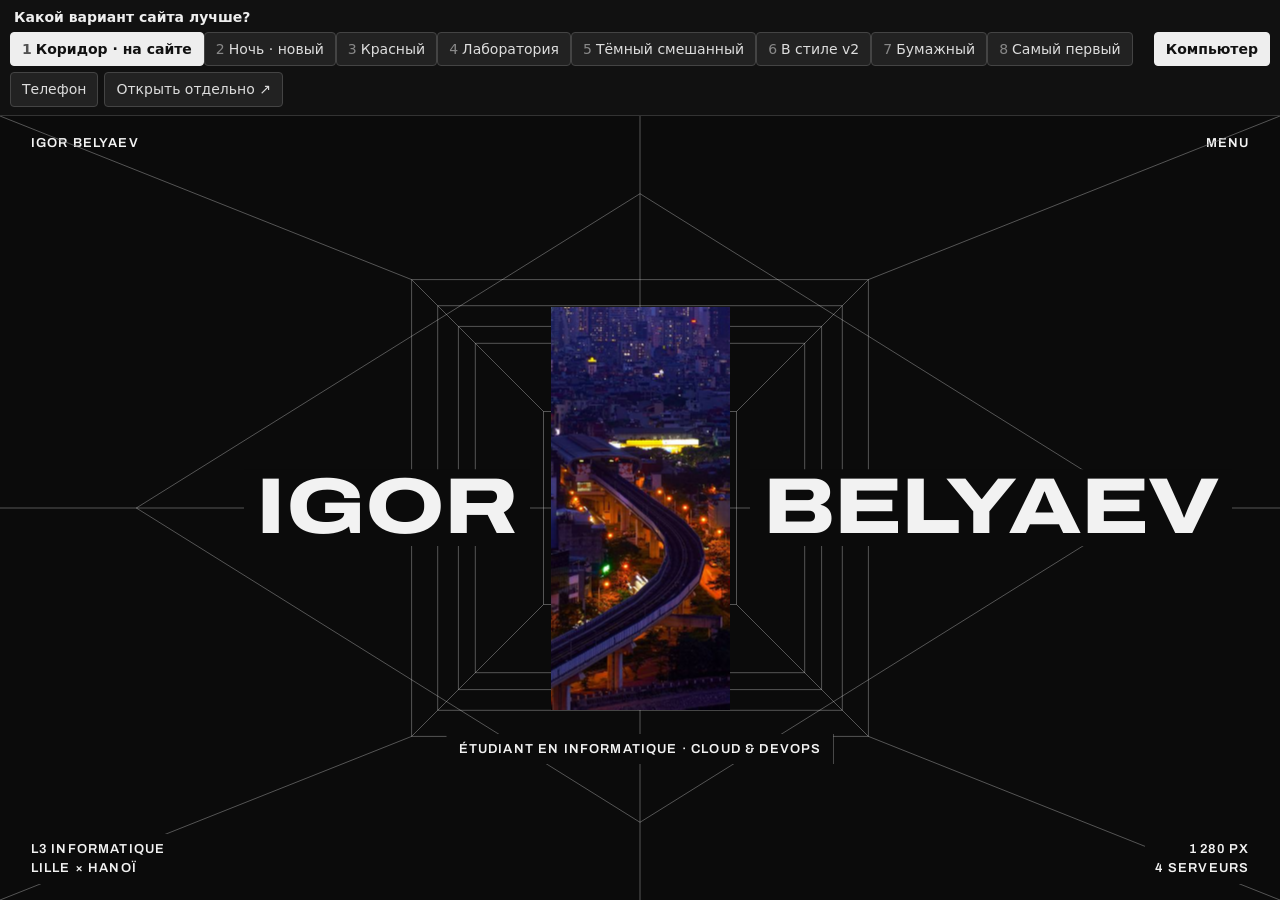
<file: index.html>
<!doctype html>
<html lang="ru">
<head>
  <meta charset="utf-8">
  <meta name="viewport" content="width=device-width, initial-scale=1">
  <title>Какой вариант лучше?</title>
  <meta name="robots" content="noindex">
  <style>
    * { box-sizing: border-box; }
    html, body { height: 100%; margin: 0; }
    body {
      display: flex;
      flex-direction: column;
      background: #1c1c1c;
      color: #eee;
      font: 14px/1.3 system-ui, -apple-system, "Segoe UI", sans-serif;
    }
    .bar {
      display: flex;
      flex-wrap: wrap;
      align-items: center;
      gap: 6px;
      padding: 8px 10px;
      background: #111;
      border-bottom: 1px solid #333;
    }
    .bar button, .bar a {
      padding: 7px 11px;
      border: 1px solid #444;
      border-radius: 4px;
      background: #222;
      color: #ddd;
      font: inherit;
      text-decoration: none;
      cursor: pointer;
      white-space: nowrap;
    }
    .bar button:hover, .bar a:hover { border-color: #888; color: #fff; }
    .bar button.on { background: #eee; border-color: #eee; color: #111; font-weight: 600; }
    .bar .key { opacity: .55; margin-right: 4px; }
    .bar .on .key { opacity: .7; }
    .spacer { flex: 1; }
    .note { color: #888; padding: 0 6px; }
    .ask { padding: 0 8px 0 4px; font-weight: 600; }
    @media (max-width: 1300px) { .note { display: none; } }
    @media (max-width: 1100px) { .ask { display: none; } }
    /* на телефоне кнопки листаются в одну строку */
    @media (max-width: 700px) {
      .bar { flex-wrap: nowrap; overflow-x: auto; padding: 6px; gap: 5px; }
      #variants { display: flex; gap: 5px; }
      .bar button, .bar a { padding: 6px 9px; font-size: 13px; }
      #desktop, #phone, .spacer { display: none; }
    }
    .stage { flex: 1; display: flex; justify-content: center; min-height: 0; }
    iframe { flex: 1; width: 100%; border: 0; background: #000; }
    .phone .stage { align-items: center; padding: 16px; }
    .phone iframe { flex: none; width: 390px; height: min(844px, 100%); border: 1px solid #444; border-radius: 6px; }
  </style>
</head>
<body>
  <div class="bar">
    <strong class="ask">Какой вариант сайта лучше?</strong>
    <span id="variants"></span>
    <span class="spacer"></span>
    <span class="note">1–8, ← →</span>
    <button id="desktop" class="on">Компьютер</button>
    <button id="phone">Телефон</button>
    <a id="alone" target="_blank" rel="noopener">Открыть отдельно ↗</a>
  </div>
  <div class="stage"><iframe id="view" title="Вариант сайта"></iframe></div>

  <script>
    var variants = [
      { id: 'couloir', name: 'Коридор', note: 'на сайте' },
      { id: 'nuit', name: 'Ночь', note: 'новый' },
      { id: 'rouge', name: 'Красный' },
      { id: 'labo', name: 'Лаборатория' },
      { id: 'sombre', name: 'Тёмный смешанный' },
      { id: 'v2', name: 'В стиле v2' },
      { id: 'papier', name: 'Бумажный' },
      { id: 'premier', name: 'Самый первый' }
    ];
    var view = document.getElementById('view');
    var box = document.getElementById('variants');
    var current = -1;
    var pendingScroll = 0;

    variants.forEach(function (v, i) {
      var b = document.createElement('button');
      b.innerHTML = '<span class="key">' + (i + 1) + '</span>' + v.name + (v.note ? ' · ' + v.note : '');
      b.addEventListener('click', function () { show(i); });
      box.appendChild(b);
    });

    // на какой доле страницы мы сейчас: при переключении откроем новый вариант примерно там же
    function scrollFraction() {
      try {
        var w = view.contentWindow, d = w.document.documentElement;
        var max = d.scrollHeight - w.innerHeight;
        return max > 0 ? w.scrollY / max : 0;
      } catch (e) { return 0; }
    }

    function show(i) {
      i = (i + variants.length) % variants.length;
      if (i === current) return;
      if (current >= 0) pendingScroll = scrollFraction();
      current = i;
      var v = variants[i];
      box.querySelectorAll('button').forEach(function (b, k) { b.classList.toggle('on', k === i); });
      view.src = v.id + '/';
      document.getElementById('alone').href = v.id + '/';
      history.replaceState(null, '', '#' + v.id);
      document.title = (i + 1) + ' · ' + v.name + ' — какой вариант лучше?';
    }

    view.addEventListener('load', function () {
      var w = view.contentWindow;
      try { w.document.addEventListener('keydown', onKey); } catch (e) { /* tant pis */ }
      if (!pendingScroll) return;
      // даём варианту разложить страницу (шрифты, высоты), потом прокручиваем
      setTimeout(function () {
        try {
          var d = w.document.documentElement;
          w.scrollTo({ top: pendingScroll * (d.scrollHeight - w.innerHeight), behavior: 'instant' });
        } catch (e) { /* tant pis */ }
      }, 400);
    });

    function onKey(e) {
      if (e.target && /input|textarea/i.test(e.target.tagName)) return;
      var n = parseInt(e.key, 10);
      if (n >= 1 && n <= variants.length) show(n - 1);
      else if (e.key === 'ArrowLeft' && e.altKey === false && e.target === e.currentTarget.body) show(current - 1);
      else if (e.key === 'ArrowRight' && e.altKey === false && e.target === e.currentTarget.body) show(current + 1);
    }
    document.addEventListener('keydown', function (e) {
      var n = parseInt(e.key, 10);
      if (n >= 1 && n <= variants.length) show(n - 1);
      if (e.key === 'ArrowLeft') show(current - 1);
      if (e.key === 'ArrowRight') show(current + 1);
    });

    function setDevice(phone) {
      document.body.classList.toggle('phone', phone);
      document.getElementById('phone').classList.toggle('on', phone);
      document.getElementById('desktop').classList.toggle('on', !phone);
    }
    document.getElementById('phone').addEventListener('click', function () { setDevice(true); });
    document.getElementById('desktop').addEventListener('click', function () { setDevice(false); });

    var start = variants.findIndex(function (v) { return '#' + v.id === location.hash; });
    show(start >= 0 ? start : 0);
  </script>
</body>
</html>
</file>
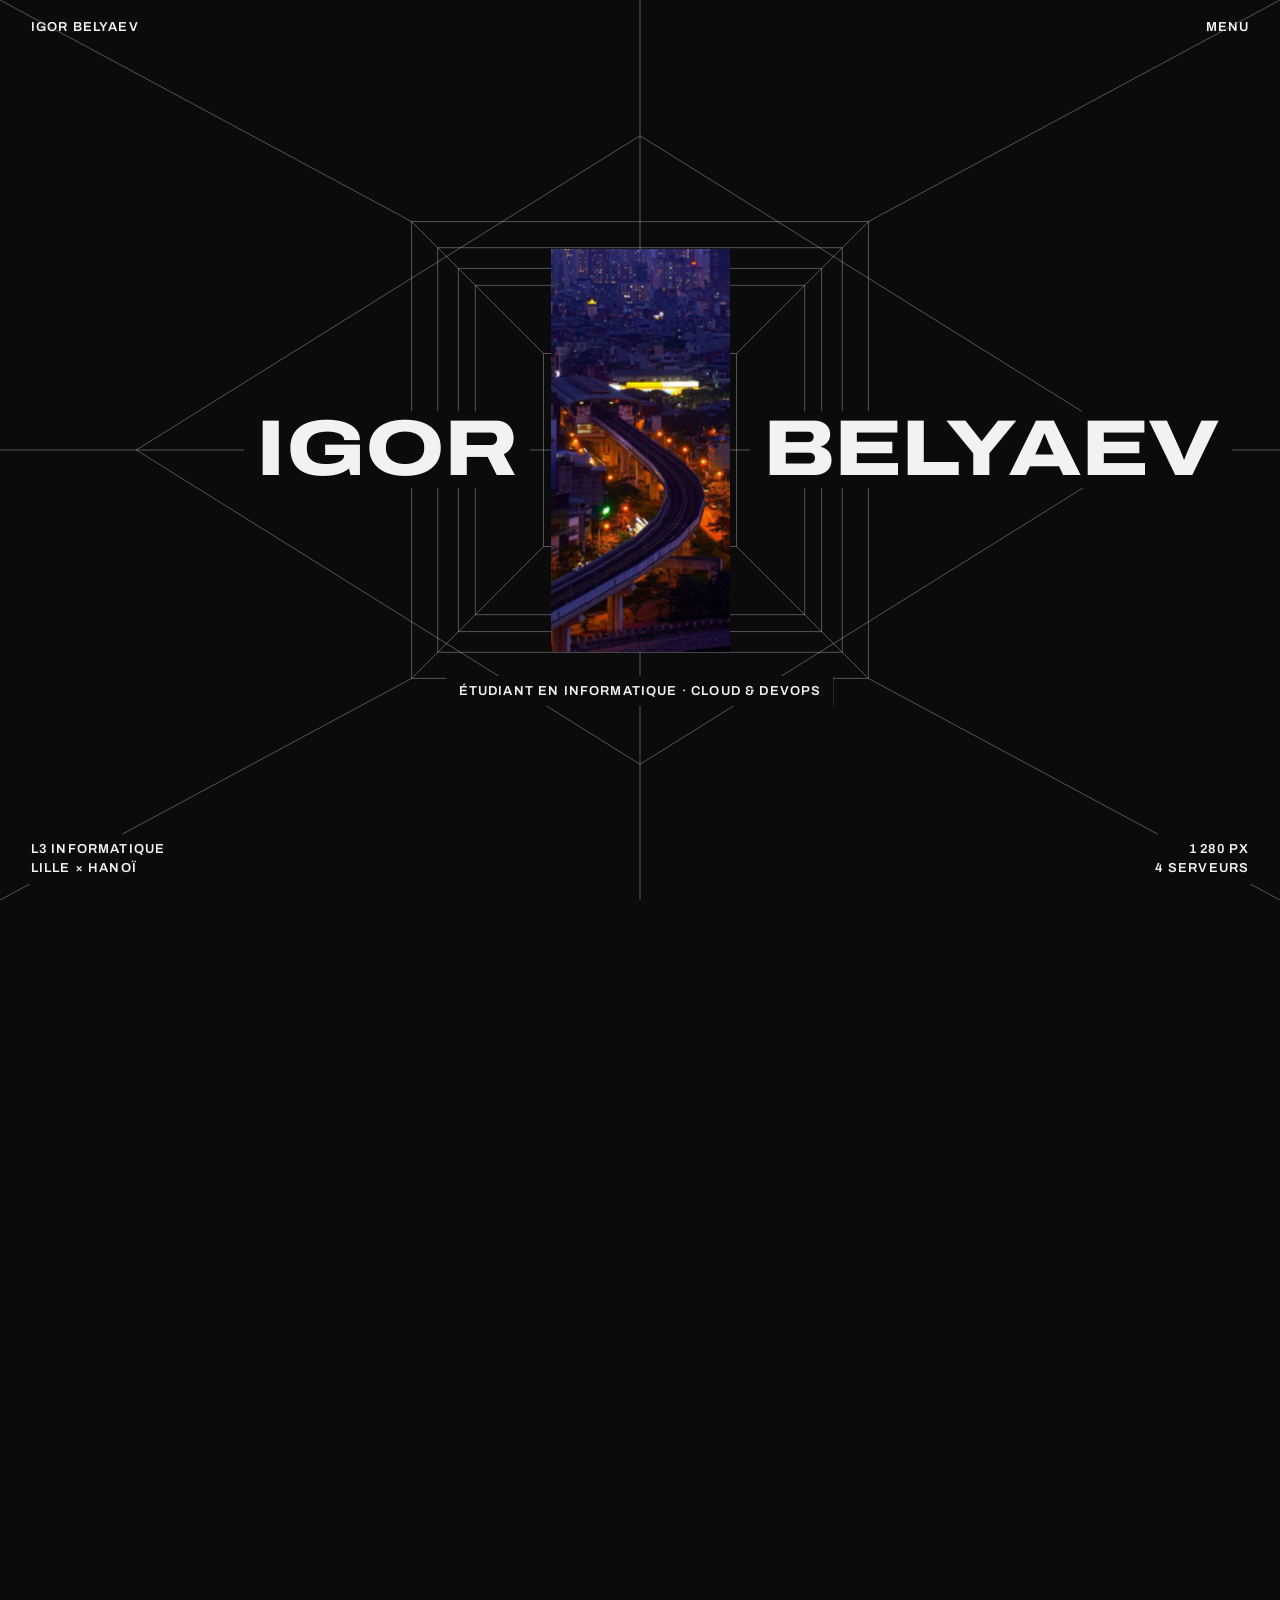
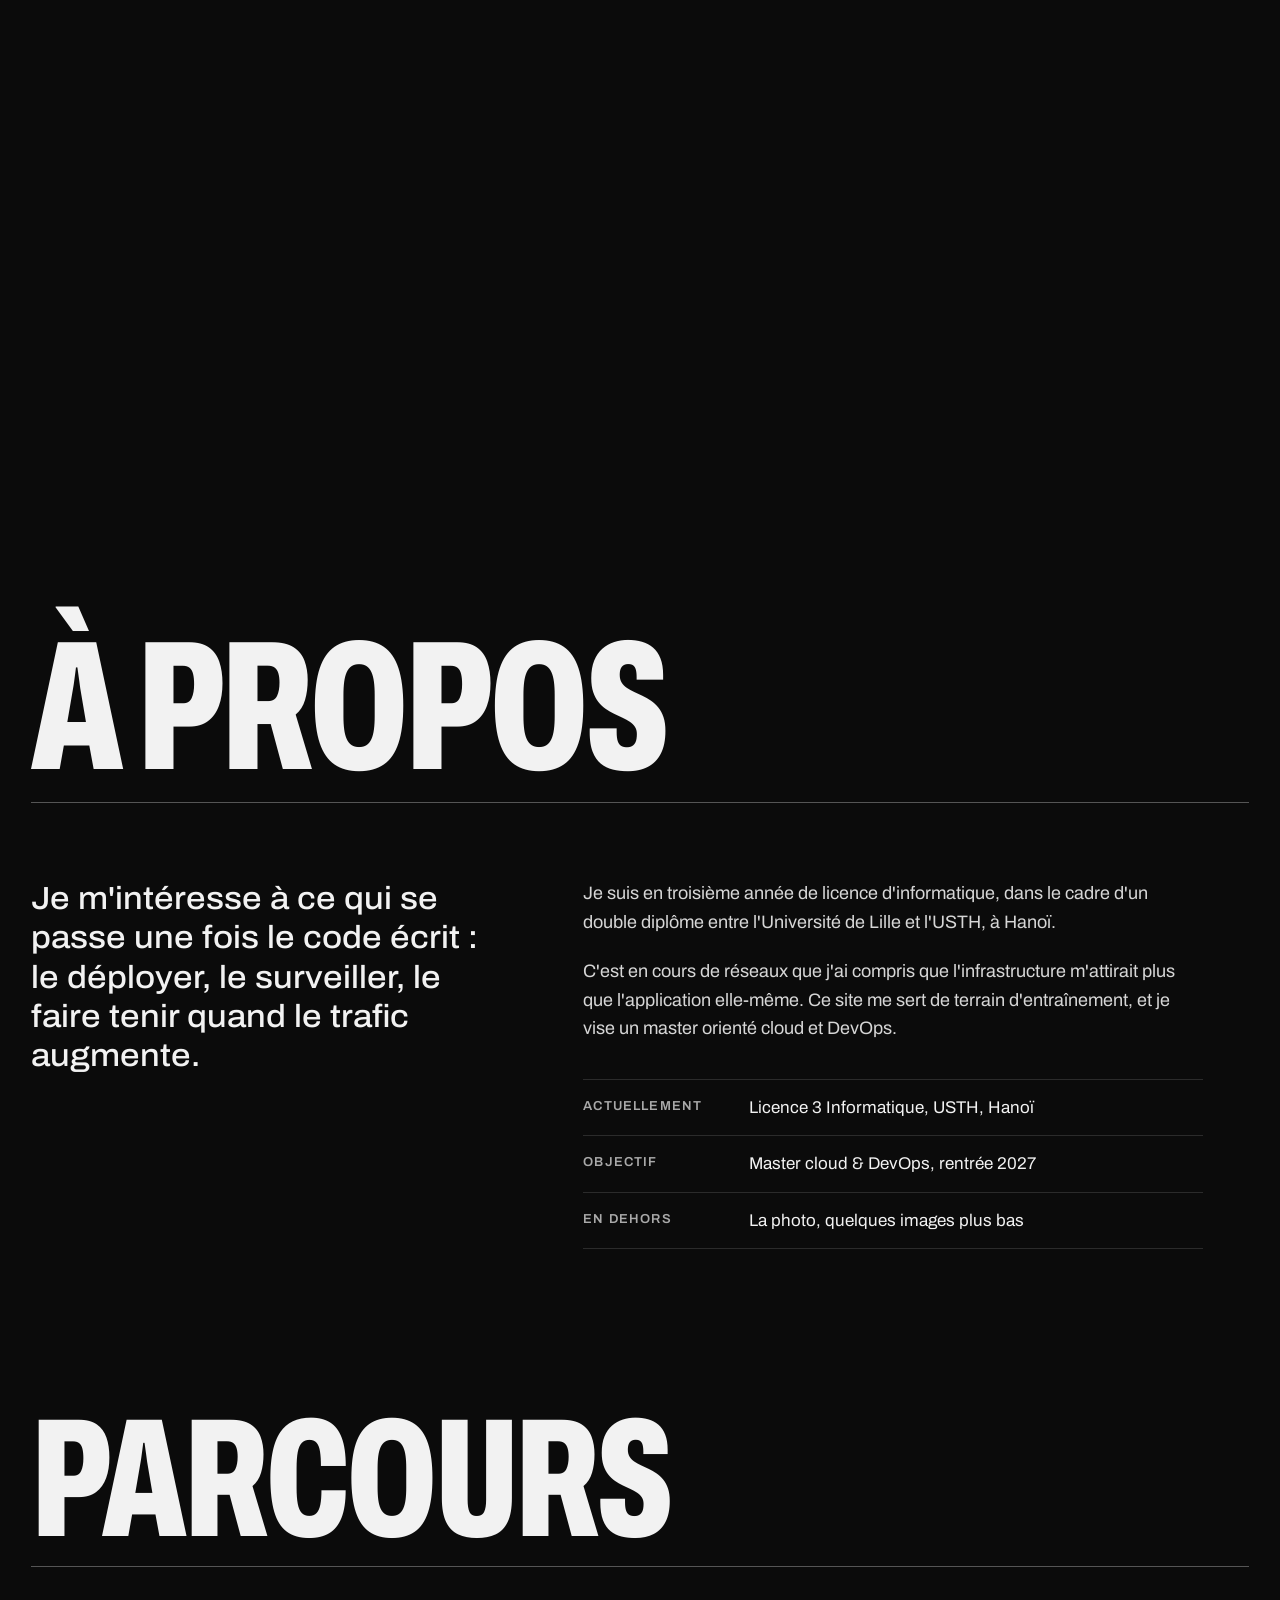
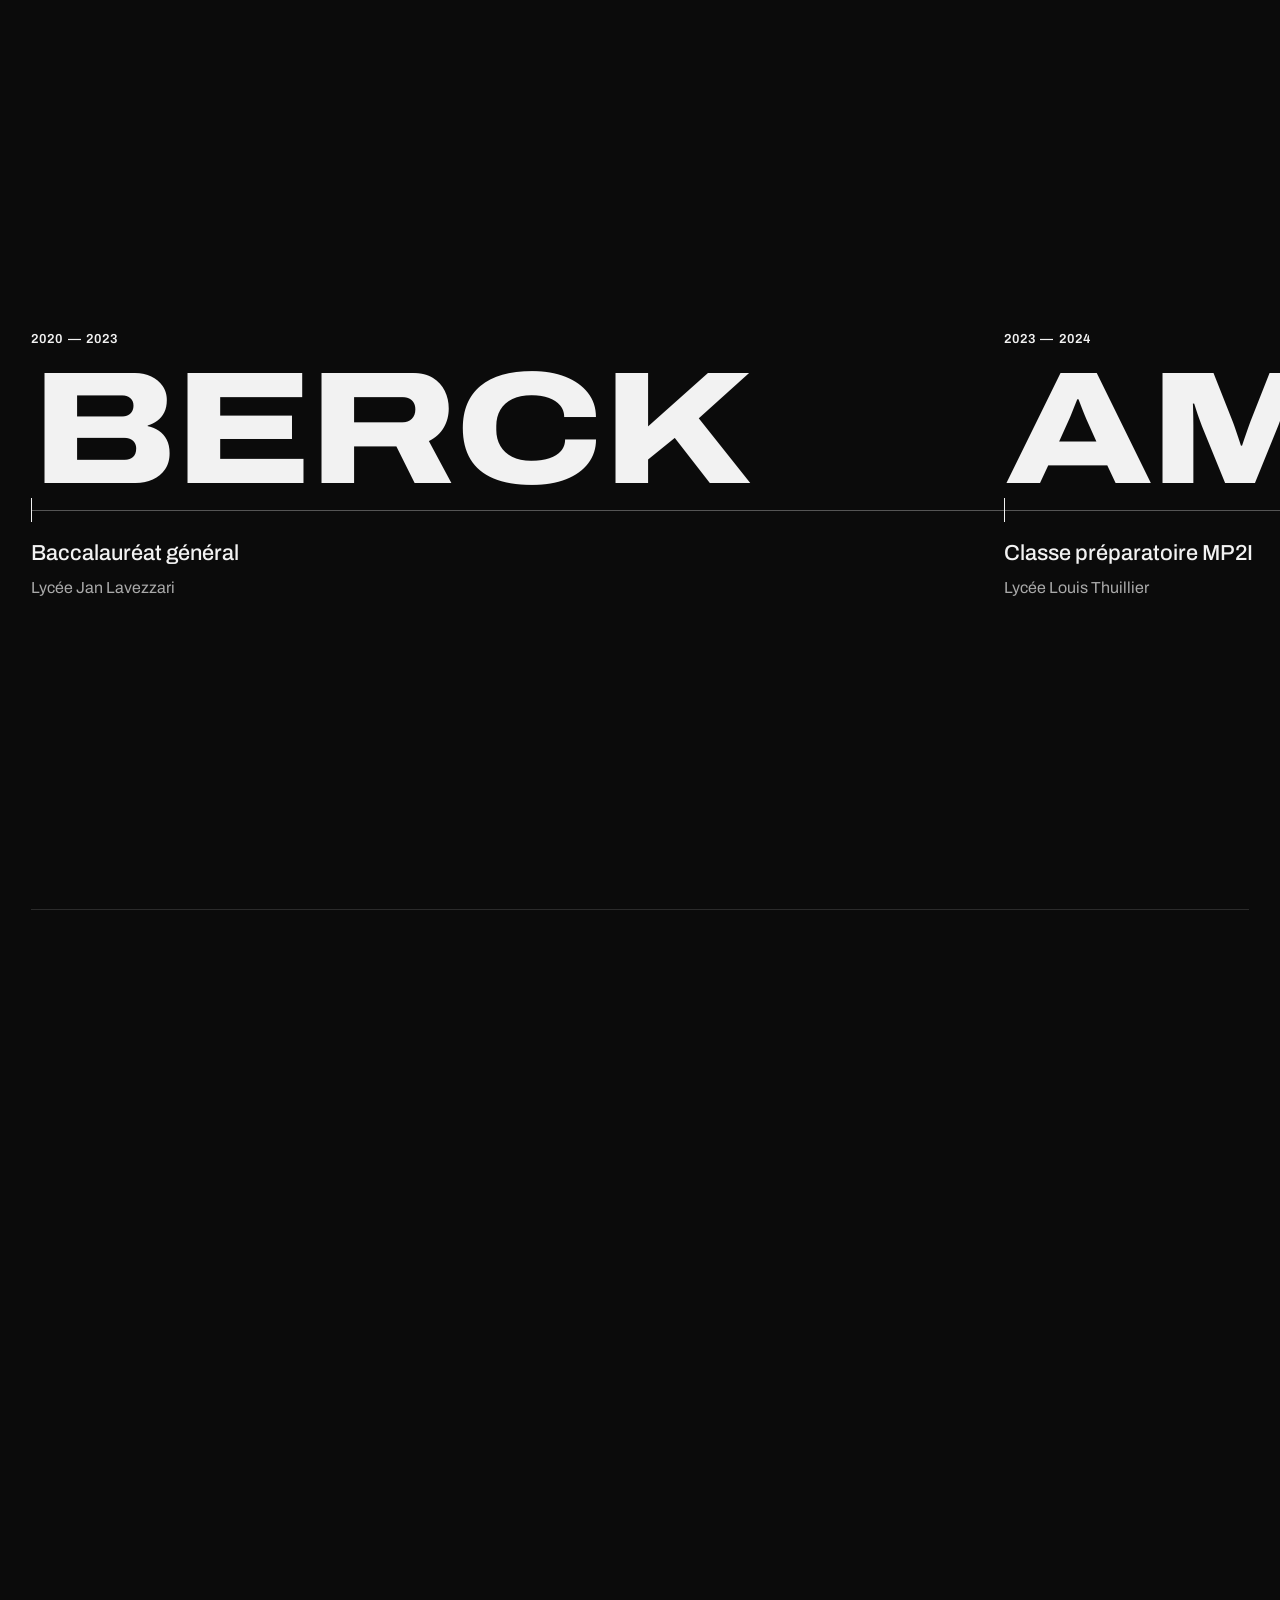
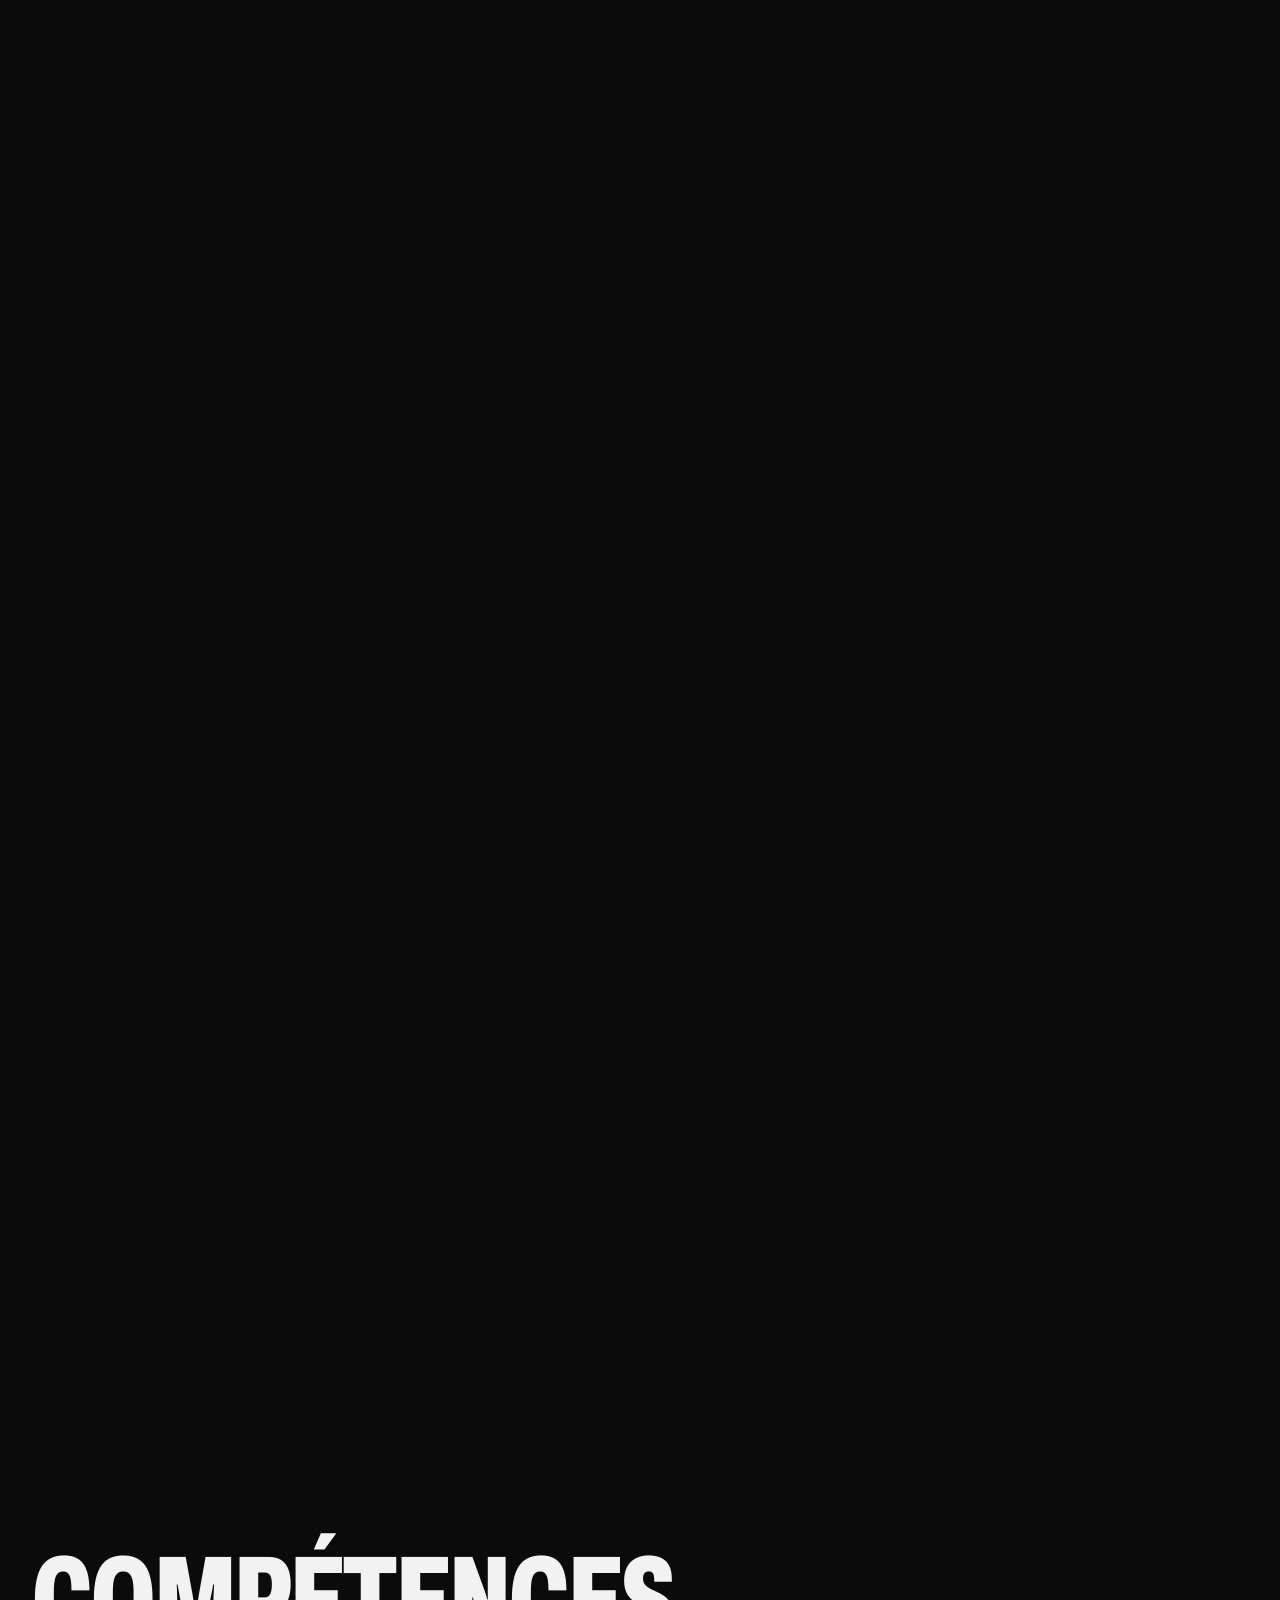
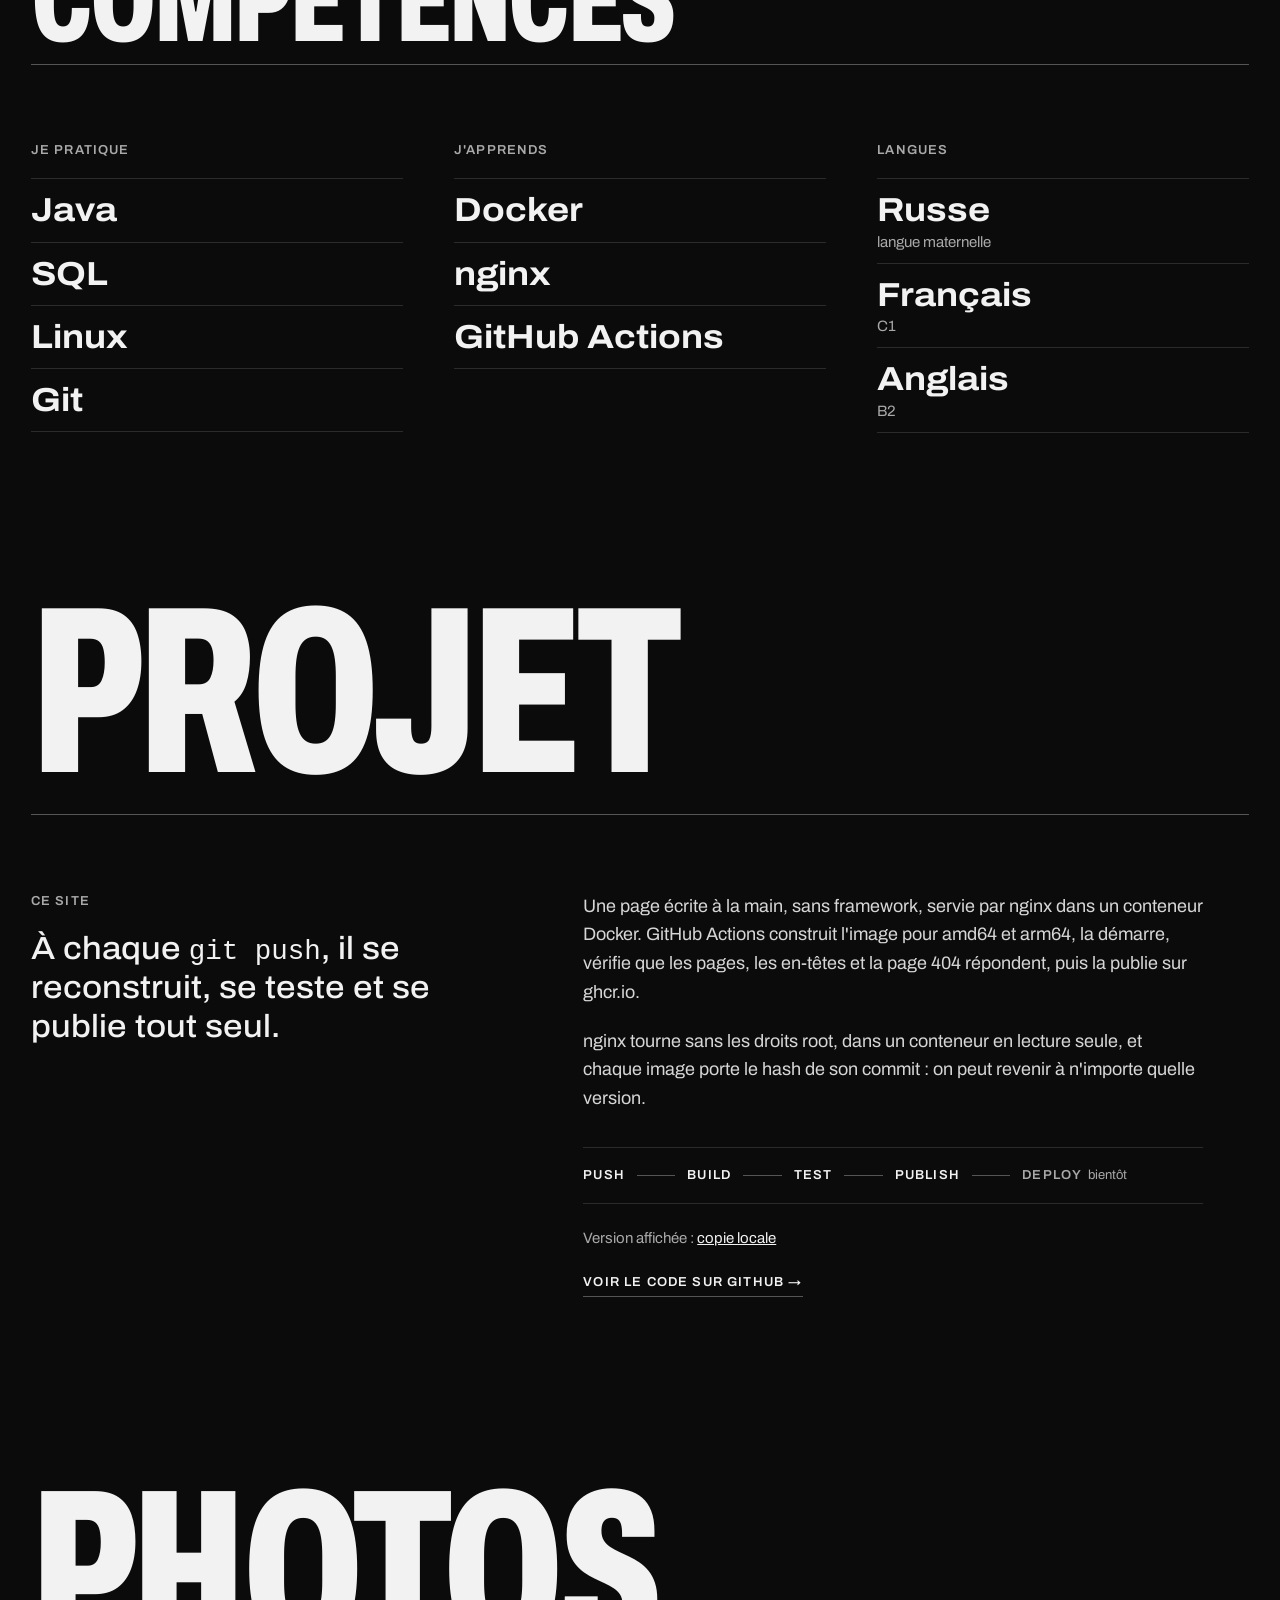
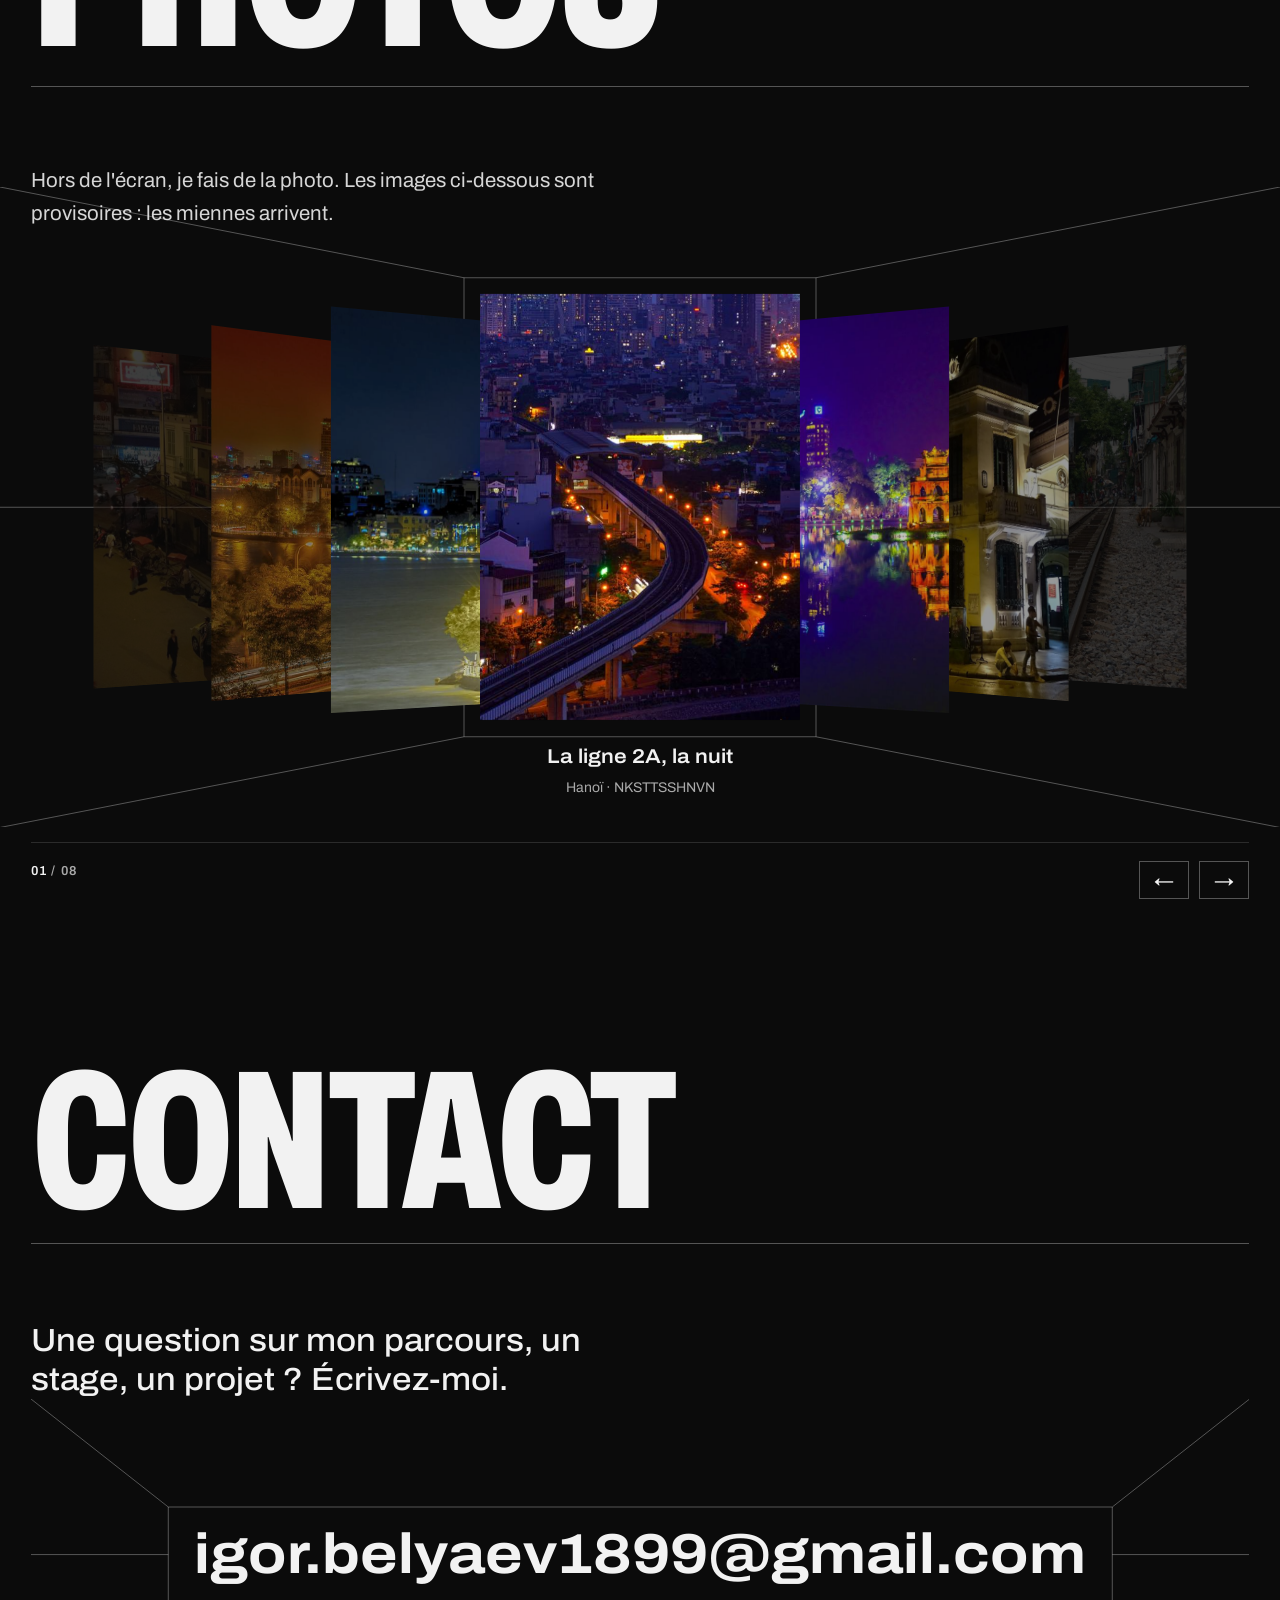
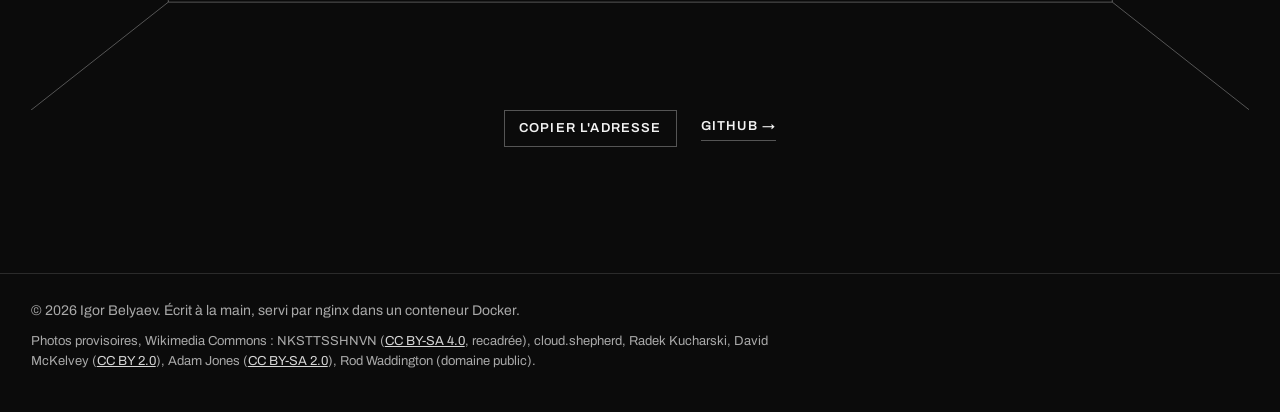
<file: couloir/index.html>
<!doctype html>
<html lang="fr">
<head>
  <meta charset="utf-8">
  <meta name="robots" content="noindex">
  <meta name="viewport" content="width=device-width, initial-scale=1">
  <title>Igor Belyaev</title>
  <meta name="description" content="Igor Belyaev, étudiant en troisième année d'informatique (Université de Lille et USTH, Hanoï), en route vers le cloud et le DevOps.">
  <link rel="preconnect" href="https://fonts.googleapis.com">
  <link rel="preconnect" href="https://fonts.gstatic.com" crossorigin>
  <link href="https://fonts.googleapis.com/css2?family=Archivo:wdth,wght@62..125,100..900&display=swap" rel="stylesheet">
  <link rel="stylesheet" href="css/style.css">
  <script src="js/boot.js"></script>
</head>
<body>

  <a class="skip" href="#apropos">Aller au contenu</a>
  <div class="dot" aria-hidden="true"></div>

  <header class="bar">
    <a href="#top">Igor Belyaev</a>
    <button class="menu-button" aria-expanded="false" aria-controls="menu">Menu</button>
  </header>

  <nav id="menu" class="menu" aria-label="Sections">
    <ul>
      <li><a href="#apropos">À propos</a></li>
      <li><a href="#parcours">Parcours</a></li>
      <li><a href="#competences">Compétences</a></li>
      <li><a href="#projet">Projet</a></li>
      <li><a href="#photos">Photos</a></li>
      <li><a href="#contact">Contact</a></li>
    </ul>
    <p class="menu-foot">
      <a href="mailto:igor.belyaev1899@gmail.com">igor.belyaev1899@gmail.com</a>
      <a href="https://github.com/rogirouge">GitHub</a>
    </p>
  </nav>

  <main id="top">

    <!-- Couverture : un couloir en perspective, une photo au bout.
         En faisant défiler, on avance dans le couloir jusqu'à la photo. -->
    <section class="hero">
      <div class="hero-stage">
        <figure class="hero-card">
          <img src="img/hero-sm.jpg" srcset="img/hero-sm.jpg 1400w, img/hero.jpg 2400w" sizes="100vw"
               alt="Ligne de métro aérienne à Hanoï, la nuit">
        </figure>
        <svg class="hero-lines" aria-hidden="true"></svg>
        <h1 class="hero-name">
          <span class="w w1"><span>Igor</span></span>
          <span class="w w2"><span>Belyaev</span></span>
        </h1>
        <p class="hero-role">Étudiant en informatique · Cloud &amp; DevOps</p>
        <p class="hero-corner hero-bl">L3 Informatique<br>Lille × Hanoï</p>
        <p class="hero-corner hero-br" title="Élargissez la fenêtre : l'infrastructure suit.">
          <span id="vw">1 440</span> px<br><span id="servers">5 serveurs</span>
        </p>
      </div>
    </section>

    <section id="apropos" class="section">
      <h2 class="giant"><span>À propos</span></h2>
      <div class="grid">
        <p class="lead">Je m'intéresse à ce qui se passe une fois le code écrit&nbsp;: le déployer, le surveiller, le faire tenir quand le trafic augmente.</p>
        <div class="body">
          <p>Je suis en troisième année de licence d'informatique, dans le cadre d'un double diplôme entre
            l'Université de Lille et l'USTH, à Hanoï.</p>
          <p>C'est en cours de réseaux que j'ai compris que l'infrastructure m'attirait plus que l'application elle-même.
            Ce site me sert de terrain d'entraînement, et je vise un master orienté cloud et DevOps.</p>
          <dl class="facts">
            <div><dt>Actuellement</dt><dd>Licence 3 Informatique, USTH, Hanoï</dd></div>
            <div><dt>Objectif</dt><dd>Master cloud &amp; DevOps, rentrée 2027</dd></div>
            <div><dt>En dehors</dt><dd>La photo, quelques images plus bas</dd></div>
          </dl>
        </div>
      </div>
    </section>

    <!-- Parcours : les villes défilent sur le côté pendant qu'on fait défiler la page -->
    <section id="parcours" class="journey">
      <div class="head"><h2 class="giant"><span>Parcours</span></h2></div>
      <div class="journey-pin">
        <div class="journey-stage">
          <ol class="journey-track">
            <li class="stop">
              <span class="stop-years">2020 — 2023</span>
              <span class="stop-city">Berck</span>
              <span class="stop-what">Baccalauréat général</span>
              <span class="stop-where">Lycée Jan Lavezzari</span>
            </li>
            <li class="stop">
              <span class="stop-years">2023 — 2024</span>
              <span class="stop-city">Amiens</span>
              <span class="stop-what">Classe préparatoire MP2I</span>
              <span class="stop-where">Lycée Louis Thuillier</span>
            </li>
            <li class="stop">
              <span class="stop-years">2024 — 2026</span>
              <span class="stop-city">Lille</span>
              <span class="stop-what">Licence 1 Informatique – Mathématiques, puis Licence 2 Informatique</span>
              <span class="stop-where">Université de Lille</span>
            </li>
            <li class="stop">
              <span class="stop-years">2026 — 2027</span>
              <span class="stop-city">Hanoï</span>
              <span class="stop-what">Licence 3 Informatique, double diplôme</span>
              <span class="stop-where">Université de Lille × USTH</span>
            </li>
            <li class="stop stop-next">
              <span class="stop-years">2027 —</span>
              <span class="stop-city">Master</span>
              <span class="stop-what">La suite&nbsp;: un master orienté cloud et DevOps</span>
              <span class="stop-where">Candidatures en préparation</span>
            </li>
          </ol>
          <div class="journey-progress" aria-hidden="true"><span></span></div>
        </div>
      </div>
    </section>

    <section id="competences" class="section">
      <h2 class="giant"><span>Compétences</span></h2>
      <div class="skills">
        <div>
          <h3 class="label">Je pratique</h3>
          <ul class="skill-list"><li>Java</li><li>SQL</li><li>Linux</li><li>Git</li></ul>
        </div>
        <div>
          <h3 class="label">J'apprends</h3>
          <ul class="skill-list"><li>Docker</li><li>nginx</li><li>GitHub Actions</li></ul>
        </div>
        <div>
          <h3 class="label">Langues</h3>
          <ul class="skill-list">
            <li>Russe <small>langue maternelle</small></li>
            <li>Français <small>C1</small></li>
            <li>Anglais <small>B2</small></li>
          </ul>
        </div>
      </div>
    </section>

    <section id="projet" class="section">
      <h2 class="giant"><span>Projet</span></h2>
      <div class="grid">
        <div>
          <h3 class="label">Ce site</h3>
          <p class="lead">À chaque <code>git push</code>, il se reconstruit, se teste et se publie tout seul.</p>
        </div>
        <div class="body">
          <p>Une page écrite à la main, sans framework, servie par nginx dans un conteneur Docker.
            GitHub Actions construit l'image pour amd64 et arm64, la démarre, vérifie que les pages,
            les en-têtes et la page 404 répondent, puis la publie sur ghcr.io.</p>
          <p>nginx tourne sans les droits root, dans un conteneur en lecture seule, et chaque image porte le hash
            de son commit&nbsp;: on peut revenir à n'importe quelle version.</p>
          <ol class="pipeline" aria-label="Étapes du pipeline">
            <li>push</li><li>build</li><li>test</li><li>publish</li><li class="soon">deploy <small>bientôt</small></li>
          </ol>
          <p class="version">Version affichée&nbsp;: <a href="https://github.com/rogirouge/portfolio/commits/main" data-version>copie locale</a></p>
          <p><a class="arrow" href="https://github.com/rogirouge/portfolio">Voir le code sur GitHub</a></p>
        </div>
      </div>
    </section>

    <section id="photos" class="section">
      <h2 class="giant"><span>Photos</span></h2>
      <p class="intro">Hors de l'écran, je fais de la photo. Les images ci-dessous sont provisoires&nbsp;: les miennes arrivent.</p>

      <div class="cf" tabindex="0" aria-roledescription="carrousel" aria-label="Photos">
        <svg class="cf-lines" aria-hidden="true"></svg>
        <figure class="cf-item">
          <img src="img/hero-sm.jpg" alt="Ligne de métro aérienne à Hanoï, la nuit" loading="lazy">
          <figcaption><b>La ligne 2A, la nuit</b><span>Hanoï · NKSTTSSHNVN</span></figcaption>
        </figure>
        <figure class="cf-item">
          <img src="img/photos/p1.jpg" alt="Le lac Hoàn Kiếm illuminé" loading="lazy">
          <figcaption><b>Hoàn Kiếm</b><span>Hanoï · cloud.shepherd</span></figcaption>
        </figure>
        <figure class="cf-item">
          <img src="img/photos/p3.jpg" alt="Rue du vieux quartier de Hanoï, la nuit" loading="lazy">
          <figcaption><b>Vieux quartier</b><span>Hanoï · Adam Jones</span></figcaption>
        </figure>
        <figure class="cf-item">
          <img src="img/photos/p4.jpg" alt="Voie ferrée entre les maisons, Train Street" loading="lazy">
          <figcaption><b>Train Street, le jour</b><span>Hanoï · Radek Kucharski</span></figcaption>
        </figure>
        <figure class="cf-item">
          <img src="img/contact-sm.jpg" alt="Un train passe dans Train Street, le soir" loading="lazy">
          <figcaption><b>Train Street, le soir</b><span>Hanoï · Rod Waddington</span></figcaption>
        </figure>
        <figure class="cf-item">
          <img src="img/photos/p6.jpg" alt="Carrefour animé du vieux quartier" loading="lazy">
          <figcaption><b>Carrefour</b><span>Hanoï · David McKelvey</span></figcaption>
        </figure>
        <figure class="cf-item">
          <img src="img/photos/p2.jpg" alt="Hanoï vu d'en haut, la nuit" loading="lazy">
          <figcaption><b>Au bord du lac</b><span>Hanoï · cloud.shepherd</span></figcaption>
        </figure>
        <figure class="cf-item">
          <img src="img/photos/p7.jpg" alt="Lumières de Hanoï, la nuit" loading="lazy">
          <figcaption><b>Lumières</b><span>Hanoï · cloud.shepherd</span></figcaption>
        </figure>
      </div>

      <div class="cf-bar">
        <p class="cf-count label" aria-live="polite"><b>01</b> / 08</p>
        <div class="cf-nav">
          <button class="cf-prev" aria-label="Photo précédente">←</button>
          <button class="cf-next" aria-label="Photo suivante">→</button>
        </div>
      </div>
    </section>

    <section id="contact" class="section contact">
      <h2 class="giant"><span>Contact</span></h2>
      <p class="lead">Une question sur mon parcours, un stage, un projet&nbsp;? Écrivez-moi.</p>
      <div class="mail-box">
        <svg class="mail-lines" aria-hidden="true"></svg>
        <a class="mail" href="mailto:igor.belyaev1899@gmail.com">igor.belyaev1899<wbr>@gmail.com</a>
      </div>
      <p class="contact-links">
        <button class="copy" hidden>Copier l'adresse</button>
        <a class="arrow" href="https://github.com/rogirouge">GitHub</a>
      </p>
    </section>

  </main>

  <footer class="footer">
    <p>© 2026 Igor Belyaev. Écrit à la main, servi par nginx dans un conteneur Docker.</p>
    <p class="credits">Photos provisoires, Wikimedia Commons&nbsp;:
      NKSTTSSHNVN (<a href="https://creativecommons.org/licenses/by-sa/4.0/deed.fr">CC BY-SA 4.0</a>, recadrée),
      cloud.shepherd, Radek Kucharski, David McKelvey (<a href="https://creativecommons.org/licenses/by/2.0/deed.fr">CC BY 2.0</a>),
      Adam Jones (<a href="https://creativecommons.org/licenses/by-sa/2.0/deed.fr">CC BY-SA 2.0</a>),
      Rod Waddington (domaine public).</p>
  </footer>

  <script src="js/main.js"></script>
</body>
</html>
</file>
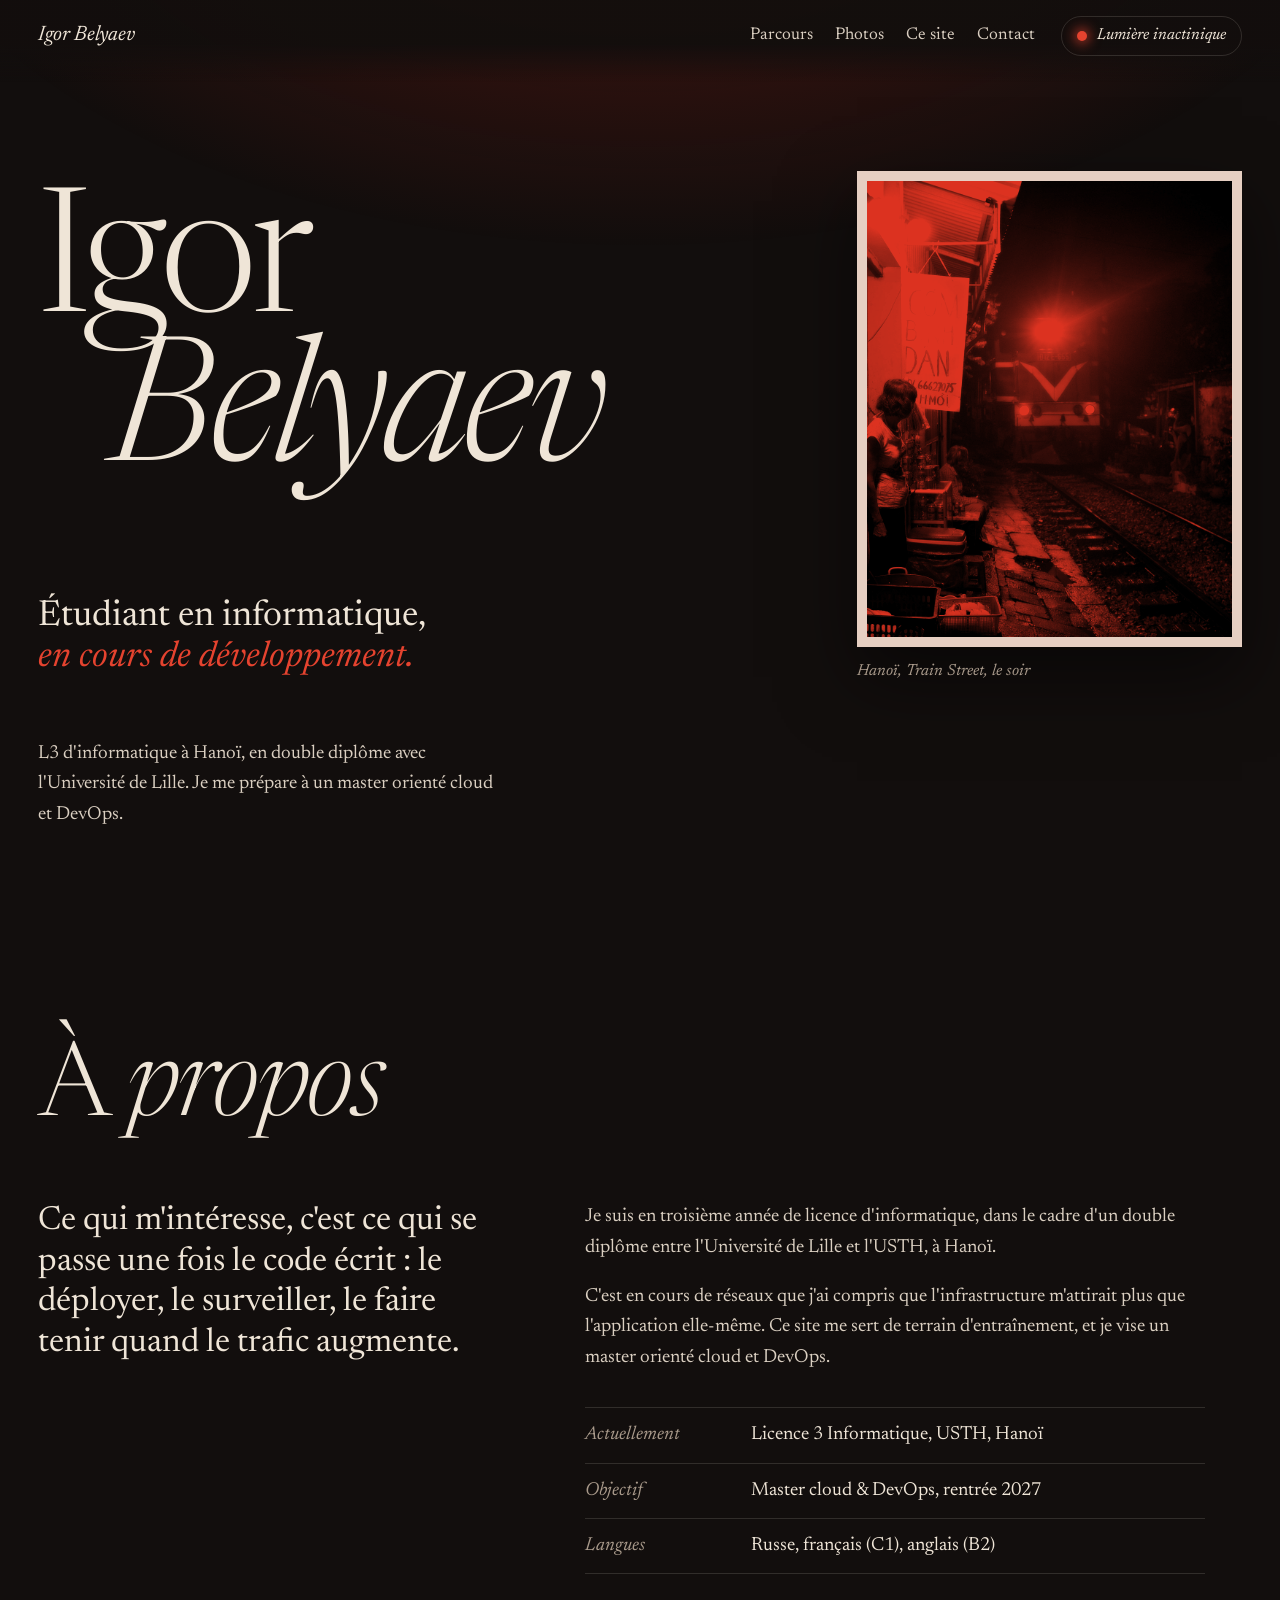
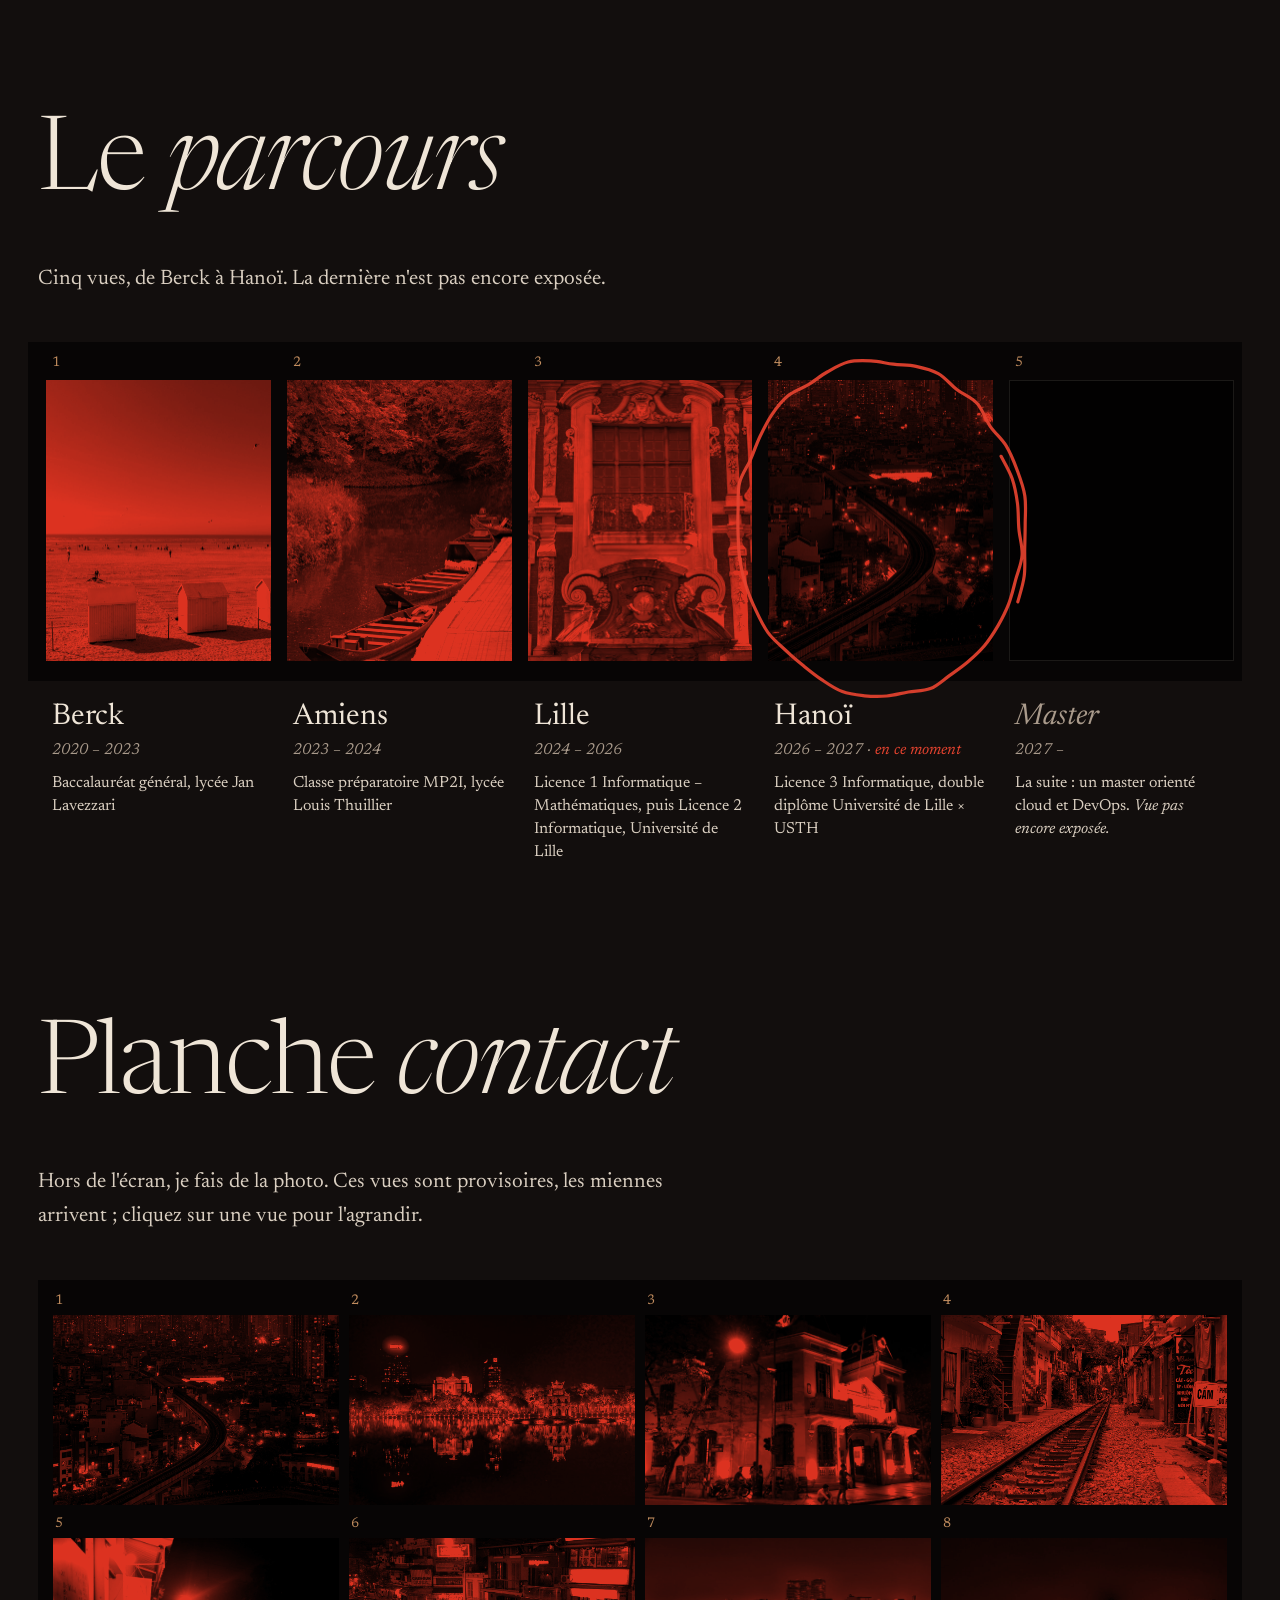
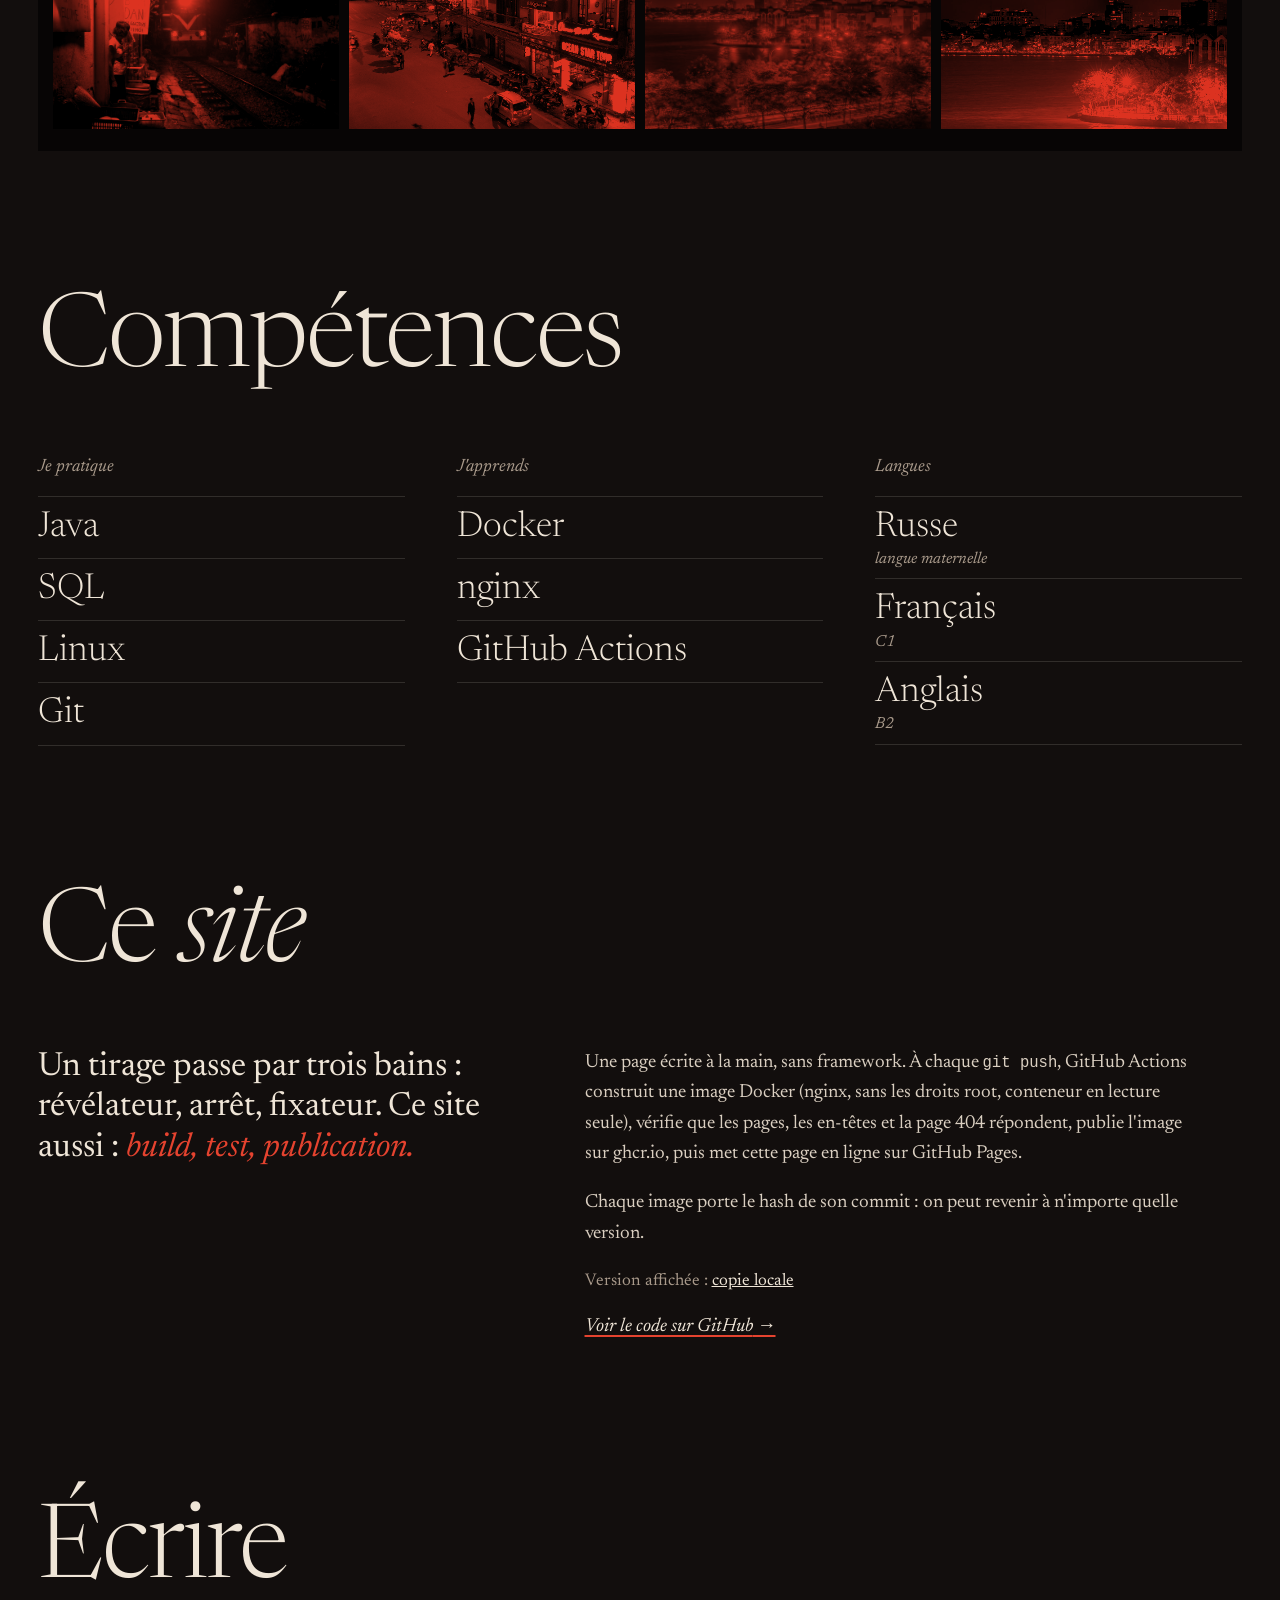
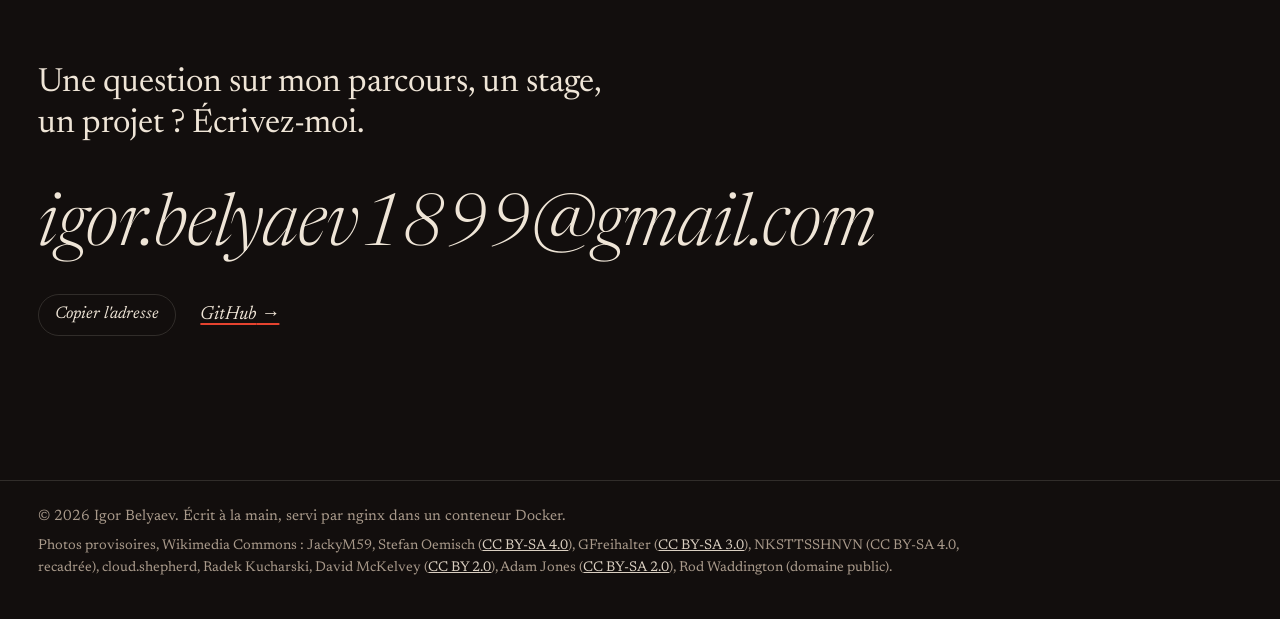
<file: labo/index.html>
<!doctype html>
<html lang="fr">
<head>
  <meta charset="utf-8">
  <meta name="robots" content="noindex">
  <meta name="viewport" content="width=device-width, initial-scale=1">
  <title>Igor Belyaev</title>
  <meta name="description" content="Igor Belyaev, étudiant en troisième année d'informatique (Université de Lille et USTH, Hanoï), en route vers le cloud et le DevOps.">
  <link rel="preconnect" href="https://fonts.googleapis.com">
  <link rel="preconnect" href="https://fonts.gstatic.com" crossorigin>
  <link href="https://fonts.googleapis.com/css2?family=Newsreader:ital,opsz,wght@0,6..72,200..700;1,6..72,200..700&display=swap" rel="stylesheet">
  <link rel="stylesheet" href="css/style.css">
  <script src="js/boot.js"></script>
</head>
<body>

  <a class="skip" href="#apropos">Aller au contenu</a>

  <header class="bar">
    <a class="bar-name" href="#top">Igor Belyaev</a>
    <nav class="bar-nav" aria-label="Sections">
      <a href="#parcours">Parcours</a>
      <a href="#photos">Photos</a>
      <a href="#site">Ce site</a>
      <a href="#contact">Contact</a>
    </nav>
    <!-- sous la lumière rouge, les photos restent en rouge ; en lumière blanche, on voit les couleurs -->
    <button class="switch" aria-pressed="false" title="Changer la lumière de la chambre noire">
      <span class="lamp" aria-hidden="true"></span><span class="switch-text">Lumière inactinique</span>
    </button>
  </header>

  <main id="top">

    <section class="hero">
      <h1 class="name"><span>Igor</span> <em>Belyaev</em></h1>
      <p class="tagline">Étudiant en informatique,<br><em>en cours de développement.</em></p>
      <figure class="print hero-print">
        <span class="photo"><img src="img/tirage.jpg" alt="Une rue de Hanoï le soir, sous un réverbère" width="1000" height="1250"></span>
        <figcaption>Hanoï, Train Street, le soir</figcaption>
      </figure>
      <p class="hero-note">L3 d'informatique à Hanoï, en double diplôme avec l'Université de Lille.
        Je me prépare à un master orienté cloud et DevOps.</p>
    </section>

    <section id="apropos" class="section">
      <h2 class="title">À <em>propos</em></h2>
      <div class="cols">
        <p class="lead">Ce qui m'intéresse, c'est ce qui se passe une fois le code écrit&nbsp;: le déployer, le surveiller,
          le faire tenir quand le trafic augmente.</p>
        <div class="body">
          <p>Je suis en troisième année de licence d'informatique, dans le cadre d'un double diplôme entre
            l'Université de Lille et l'USTH, à Hanoï.</p>
          <p>C'est en cours de réseaux que j'ai compris que l'infrastructure m'attirait plus que l'application elle-même.
            Ce site me sert de terrain d'entraînement, et je vise un master orienté cloud et DevOps.</p>
          <dl class="facts">
            <div><dt>Actuellement</dt><dd>Licence 3 Informatique, USTH, Hanoï</dd></div>
            <div><dt>Objectif</dt><dd>Master cloud &amp; DevOps, rentrée 2027</dd></div>
            <div><dt>Langues</dt><dd>Russe, français (C1), anglais (B2)</dd></div>
          </dl>
        </div>
      </div>
    </section>

    <!-- Parcours : une bande de cinq vues, comme sur une planche contact -->
    <section id="parcours" class="section">
      <h2 class="title">Le <em>parcours</em></h2>
      <p class="intro">Cinq vues, de Berck à Hanoï. La dernière n'est pas encore exposée.</p>
      <div class="strip">
        <ol class="strip-inner">
          <li class="frame">
            <span class="no">1</span>
            <div class="print"><span class="photo"><img src="img/parcours/berck.jpg" alt="Cabines de plage à Berck" loading="lazy" width="900" height="1125"></span></div>
            <p class="frame-city">Berck</p>
            <p class="frame-years">2020 – 2023</p>
            <p class="frame-what">Baccalauréat général, lycée Jan Lavezzari</p>
          </li>
          <li class="frame">
            <span class="no">2</span>
            <div class="print"><span class="photo"><img src="img/parcours/amiens.jpg" alt="Barques dans les hortillonnages d'Amiens" loading="lazy" width="900" height="1125"></span></div>
            <p class="frame-city">Amiens</p>
            <p class="frame-years">2023 – 2024</p>
            <p class="frame-what">Classe préparatoire MP2I, lycée Louis Thuillier</p>
          </li>
          <li class="frame">
            <span class="no">3</span>
            <div class="print"><span class="photo"><img src="img/parcours/lille.jpg" alt="Façade de la Vieille Bourse de Lille" loading="lazy" width="900" height="1125"></span></div>
            <p class="frame-city">Lille</p>
            <p class="frame-years">2024 – 2026</p>
            <p class="frame-what">Licence 1 Informatique – Mathématiques, puis Licence 2 Informatique, Université de Lille</p>
          </li>
          <li class="frame now">
            <span class="no">4</span>
            <div class="print"><span class="photo"><img src="img/parcours/hanoi.jpg" alt="Ligne de métro aérienne à Hanoï, la nuit" loading="lazy" width="900" height="1125"></span></div>
            <p class="frame-city">Hanoï</p>
            <p class="frame-years">2026 – 2027 · <em>en ce moment</em></p>
            <p class="frame-what">Licence 3 Informatique, double diplôme Université de Lille × USTH</p>
          </li>
          <li class="frame next">
            <span class="no">5</span>
            <div class="print blank" aria-hidden="true"></div>
            <p class="frame-city">Master</p>
            <p class="frame-years">2027 –</p>
            <p class="frame-what">La suite&nbsp;: un master orienté cloud et DevOps. <em>Vue pas encore exposée.</em></p>
          </li>
        </ol>
      </div>
    </section>

    <section id="photos" class="section">
      <h2 class="title">Planche <em>contact</em></h2>
      <p class="intro">Hors de l'écran, je fais de la photo. Ces vues sont provisoires, les miennes arrivent&nbsp;;
        cliquez sur une vue pour l'agrandir.</p>
      <div class="sheet">
        <button class="shot" data-title="La ligne 2A, la nuit" data-credit="NKSTTSSHNVN, CC BY-SA 4.0"><span class="no">1</span><span class="print"><span class="photo"><img src="img/hero-sm.jpg" alt="Ligne de métro aérienne à Hanoï, la nuit" loading="lazy"></span></span></button>
        <button class="shot" data-title="Hoàn Kiếm" data-credit="cloud.shepherd, CC BY 2.0"><span class="no">2</span><span class="print"><span class="photo"><img src="img/photos/p1.jpg" alt="Le lac Hoàn Kiếm illuminé" loading="lazy"></span></span></button>
        <button class="shot" data-title="Vieux quartier" data-credit="Adam Jones, CC BY-SA 2.0"><span class="no">3</span><span class="print"><span class="photo"><img src="img/photos/p3.jpg" alt="Rue du vieux quartier de Hanoï, la nuit" loading="lazy"></span></span></button>
        <button class="shot" data-title="Train Street, le jour" data-credit="Radek Kucharski, CC BY 2.0"><span class="no">4</span><span class="print"><span class="photo"><img src="img/photos/p4.jpg" alt="Voie ferrée entre les maisons, Train Street" loading="lazy"></span></span></button>
        <button class="shot" data-title="Train Street, le soir" data-credit="Rod Waddington, domaine public"><span class="no">5</span><span class="print"><span class="photo"><img src="img/contact-sm.jpg" alt="Un train passe dans Train Street, le soir" loading="lazy"></span></span></button>
        <button class="shot" data-title="Carrefour" data-credit="David McKelvey, CC BY 2.0"><span class="no">6</span><span class="print"><span class="photo"><img src="img/photos/p6.jpg" alt="Carrefour animé du vieux quartier" loading="lazy"></span></span></button>
        <button class="shot" data-title="Au bord du lac" data-credit="cloud.shepherd, CC BY 2.0"><span class="no">7</span><span class="print"><span class="photo"><img src="img/photos/p2.jpg" alt="Hanoï vu d'en haut, la nuit" loading="lazy"></span></span></button>
        <button class="shot" data-title="Lumières" data-credit="cloud.shepherd, CC BY 2.0"><span class="no">8</span><span class="print"><span class="photo"><img src="img/photos/p7.jpg" alt="Lumières de Hanoï, la nuit" loading="lazy"></span></span></button>
      </div>
    </section>

    <section class="section">
      <h2 class="title">Compétences</h2>
      <div class="skills">
        <div>
          <h3 class="label">Je pratique</h3>
          <ul><li>Java</li><li>SQL</li><li>Linux</li><li>Git</li></ul>
        </div>
        <div>
          <h3 class="label">J'apprends</h3>
          <ul><li>Docker</li><li>nginx</li><li>GitHub Actions</li></ul>
        </div>
        <div>
          <h3 class="label">Langues</h3>
          <ul><li>Russe <small>langue maternelle</small></li><li>Français <small>C1</small></li><li>Anglais <small>B2</small></li></ul>
        </div>
      </div>
    </section>

    <section id="site" class="section">
      <h2 class="title">Ce <em>site</em></h2>
      <div class="cols">
        <p class="lead">Un tirage passe par trois bains&nbsp;: révélateur, arrêt, fixateur.
          Ce site aussi&nbsp;: <em>build, test, publication.</em></p>
        <div class="body">
          <p>Une page écrite à la main, sans framework. À chaque <code>git push</code>, GitHub Actions construit
            une image Docker (nginx, sans les droits root, conteneur en lecture seule), vérifie que les pages,
            les en-têtes et la page 404 répondent, publie l'image sur ghcr.io, puis met cette page en ligne
            sur GitHub Pages.</p>
          <p>Chaque image porte le hash de son commit&nbsp;: on peut revenir à n'importe quelle version.</p>
          <p class="version">Version affichée&nbsp;: <a href="https://github.com/rogirouge/portfolio/commits/main" data-version>copie locale</a></p>
          <p><a class="link" href="https://github.com/rogirouge/portfolio">Voir le code sur GitHub</a></p>
        </div>
      </div>
    </section>

    <section id="contact" class="section contact">
      <h2 class="title">Écrire</h2>
      <p class="lead">Une question sur mon parcours, un stage, un projet&nbsp;? Écrivez-moi.</p>
      <p class="mail"><a href="mailto:igor.belyaev1899@gmail.com">igor.belyaev1899<wbr>@gmail.com</a></p>
      <p class="contact-links">
        <button class="copy" hidden>Copier l'adresse</button>
        <a class="link" href="https://github.com/rogirouge">GitHub</a>
      </p>
    </section>

  </main>

  <footer class="footer">
    <p>© 2026 Igor Belyaev. Écrit à la main, servi par nginx dans un conteneur Docker.</p>
    <p class="credits">Photos provisoires, Wikimedia Commons&nbsp;:
      JackyM59, Stefan Oemisch (<a href="https://creativecommons.org/licenses/by-sa/4.0/deed.fr">CC BY-SA 4.0</a>),
      GFreihalter (<a href="https://creativecommons.org/licenses/by-sa/3.0/deed.fr">CC BY-SA 3.0</a>),
      NKSTTSSHNVN (CC BY-SA 4.0, recadrée),
      cloud.shepherd, Radek Kucharski, David McKelvey (<a href="https://creativecommons.org/licenses/by/2.0/deed.fr">CC BY 2.0</a>),
      Adam Jones (<a href="https://creativecommons.org/licenses/by-sa/2.0/deed.fr">CC BY-SA 2.0</a>),
      Rod Waddington (domaine public).</p>
  </footer>

  <!-- l'agrandisseur : la vue est mise au point, puis on allume la lumière -->
  <dialog class="enlarger" aria-label="Agrandissement">
    <figure>
      <span class="photo"><img alt=""></span>
      <figcaption><b></b> <span></span></figcaption>
    </figure>
    <div class="enlarger-nav">
      <button class="en-prev" aria-label="Vue précédente">←</button>
      <p class="en-count" aria-live="polite"></p>
      <button class="en-next" aria-label="Vue suivante">→</button>
      <button class="en-close">Fermer</button>
    </div>
  </dialog>

  <script src="js/main.js"></script>
</body>
</html>
</file>
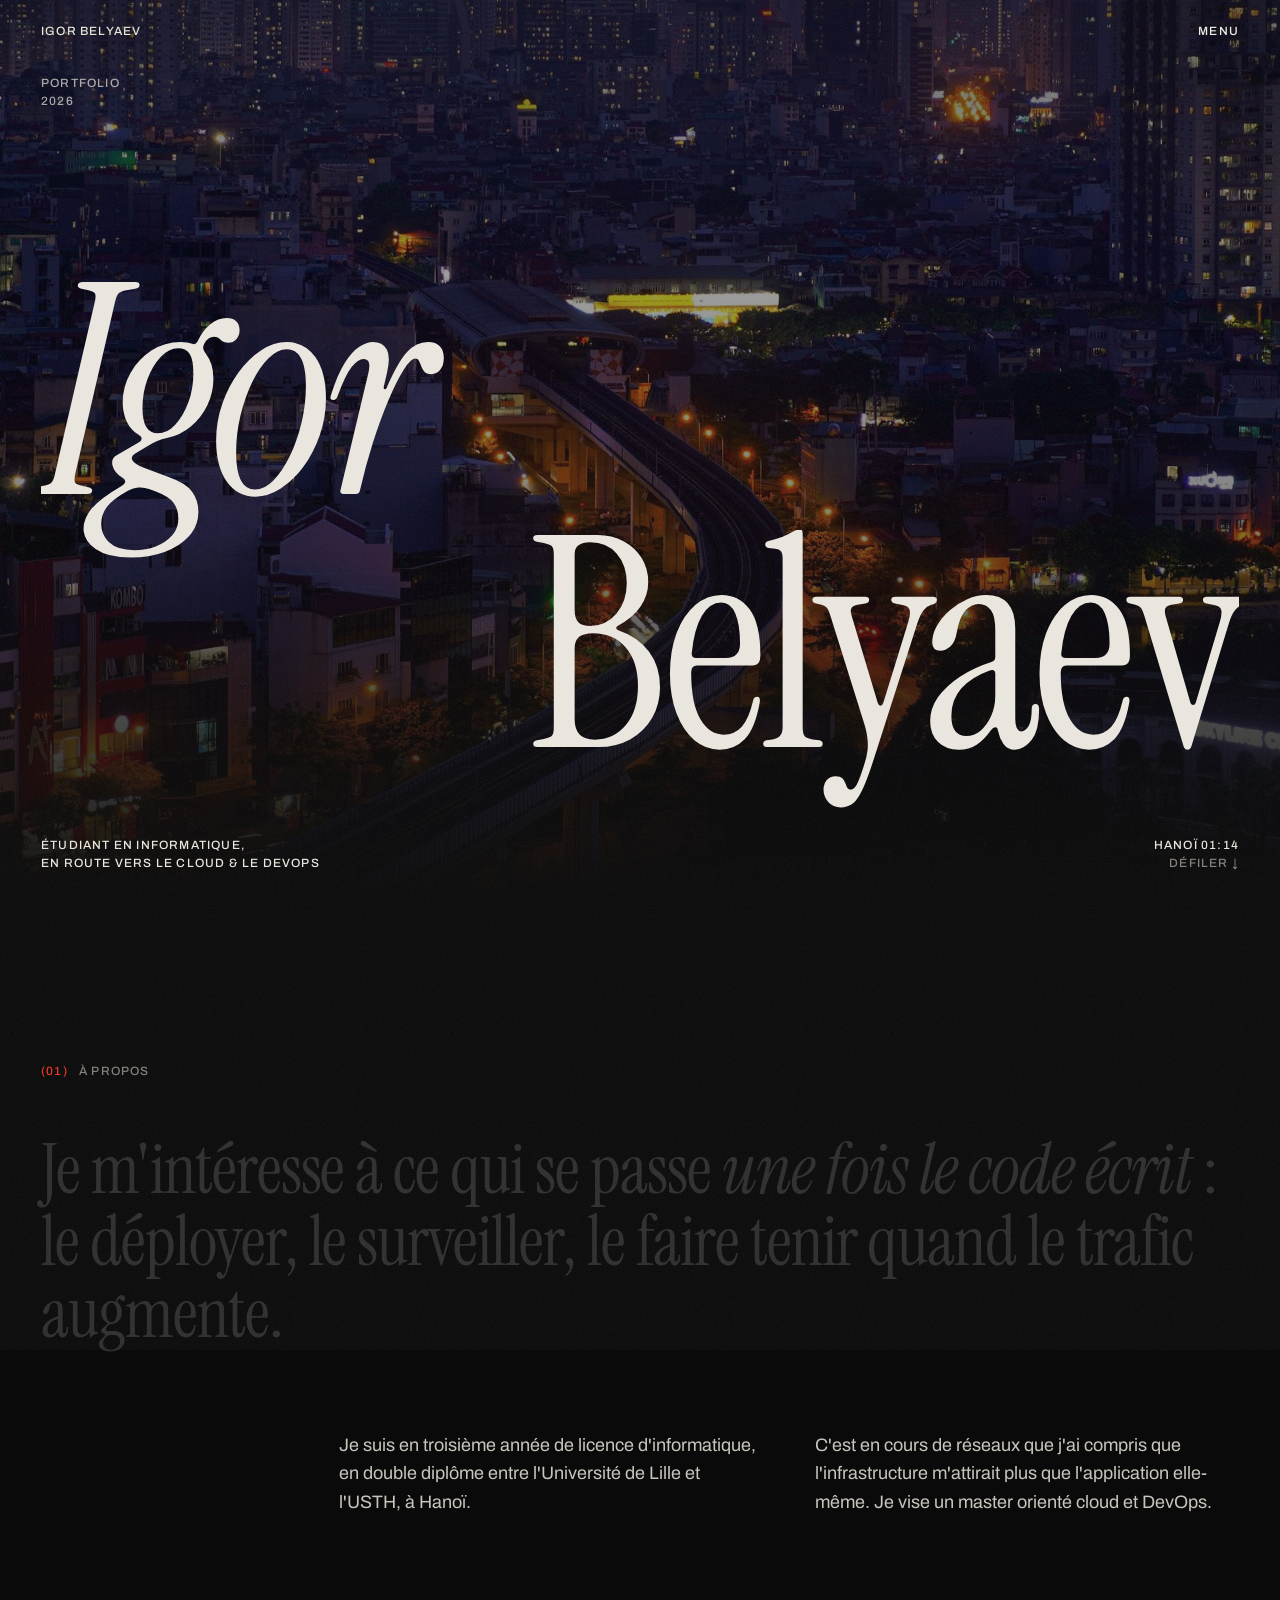
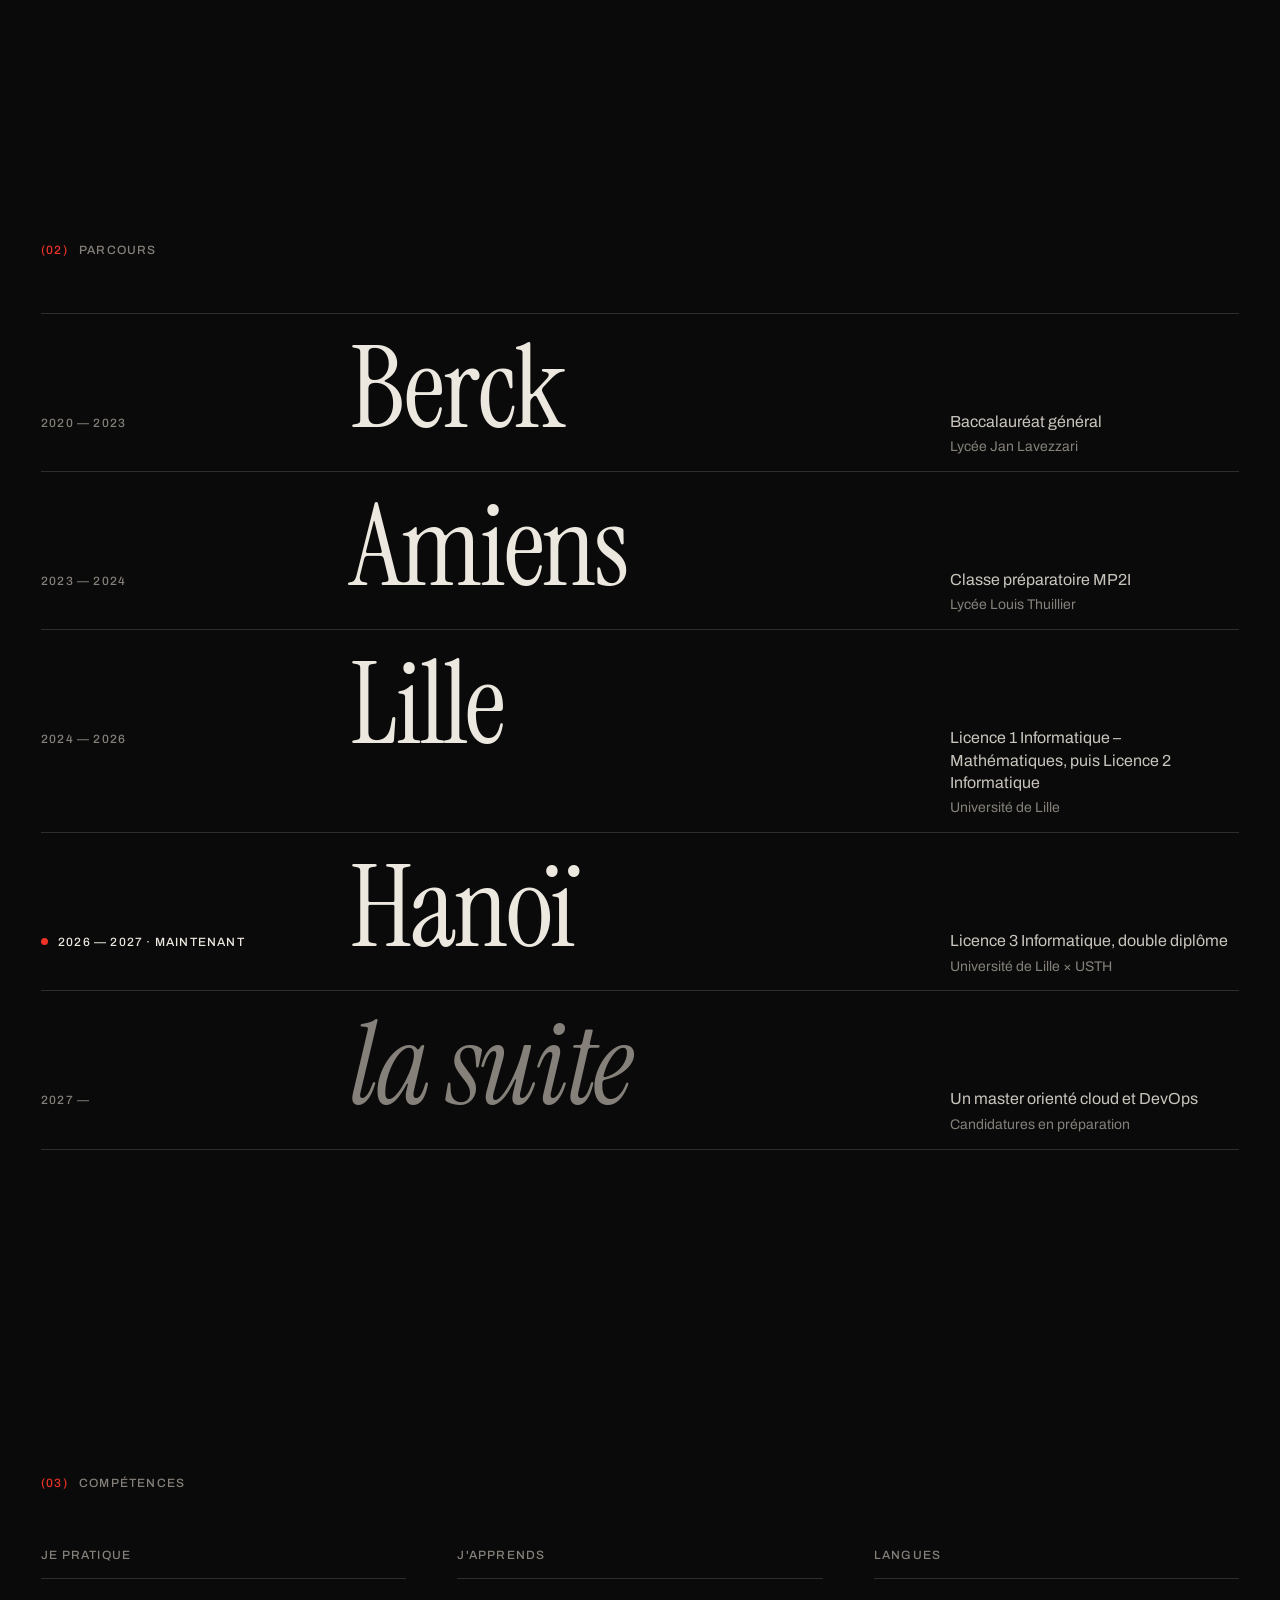
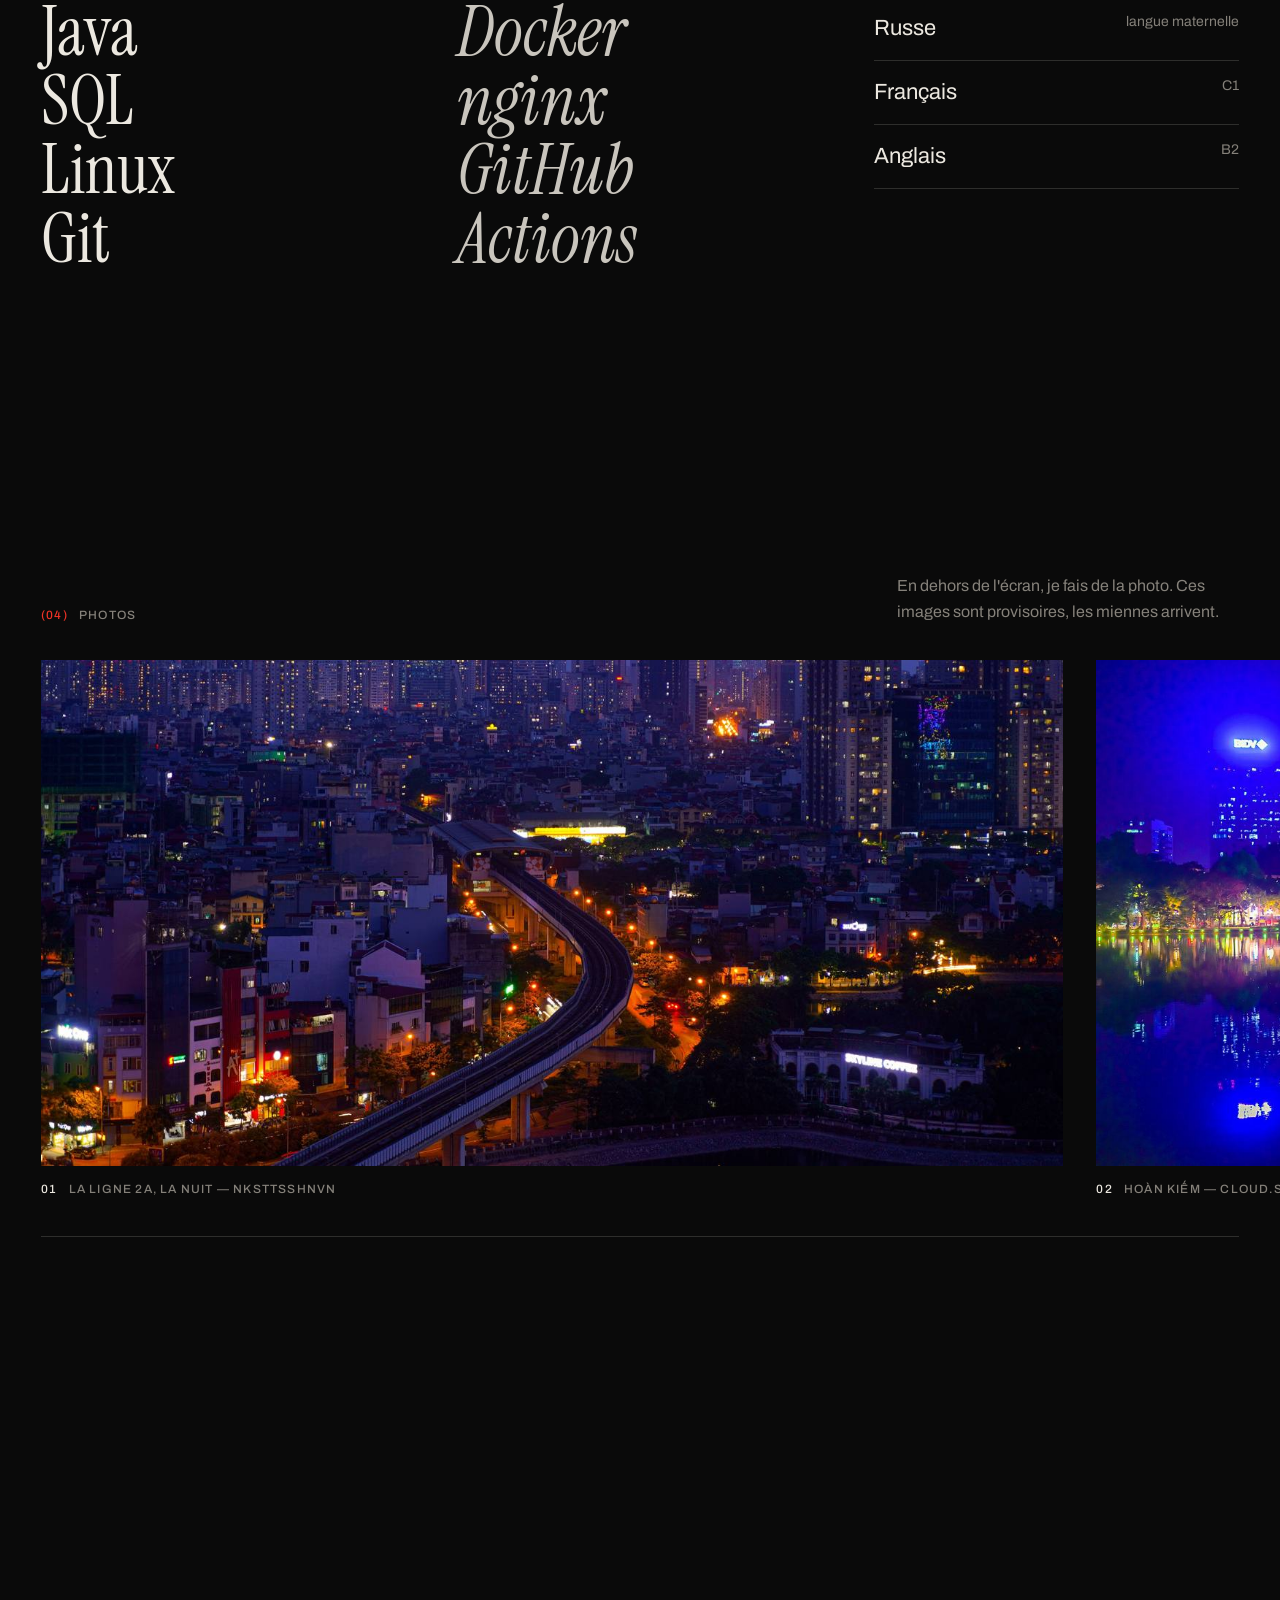
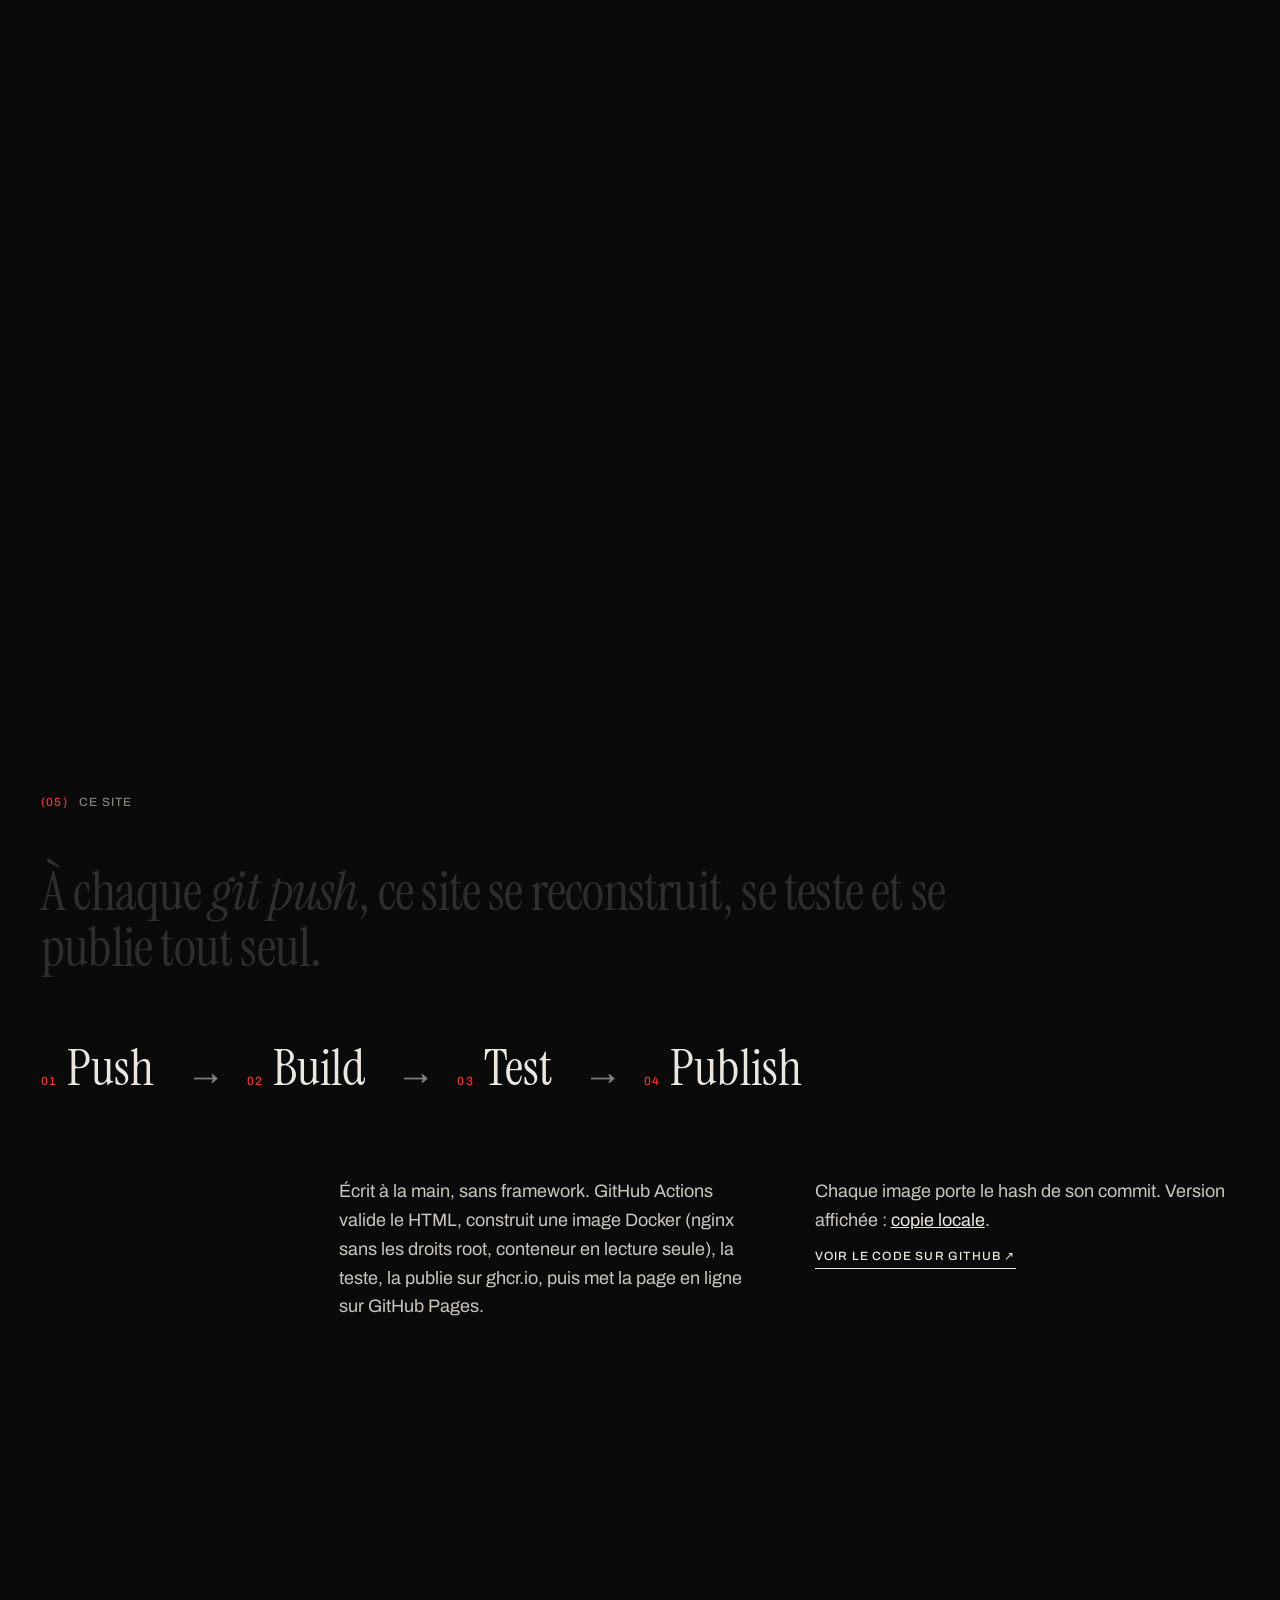
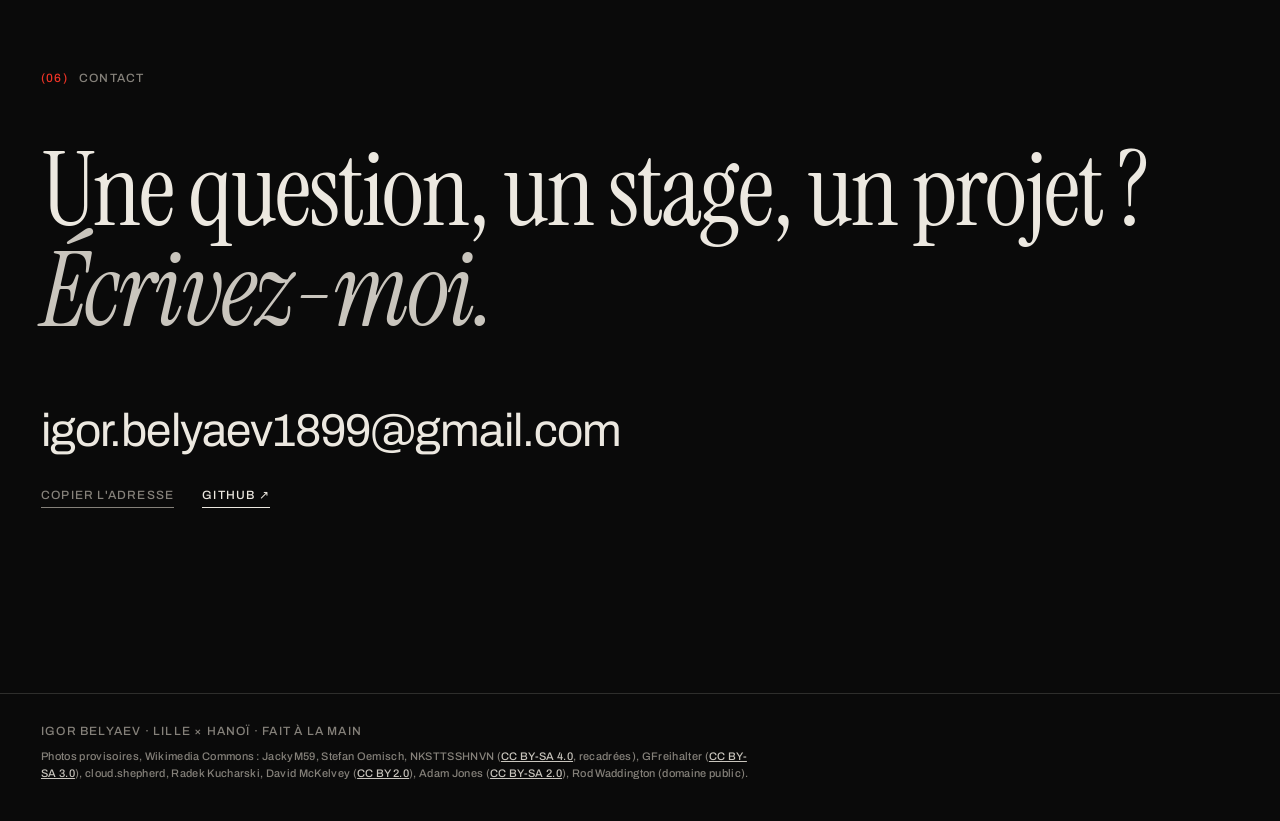
<file: nuit/index.html>
<!doctype html>
<html lang="fr">
<head>
  <meta charset="utf-8">
  <meta name="robots" content="noindex">
  <meta name="viewport" content="width=device-width, initial-scale=1">
  <title>Igor Belyaev</title>
  <meta name="description" content="Igor Belyaev, étudiant en troisième année d'informatique (Université de Lille et USTH, Hanoï), en route vers le cloud et le DevOps.">
  <link rel="preconnect" href="https://fonts.googleapis.com">
  <link rel="preconnect" href="https://fonts.gstatic.com" crossorigin>
  <link href="https://fonts.googleapis.com/css2?family=Instrument+Serif:ital@0;1&family=Archivo:wght@400..700&display=swap" rel="stylesheet">
  <link rel="stylesheet" href="css/style.css">
  <script src="js/boot.js"></script>
</head>
<body>

  <a class="skip" href="#apropos">Aller au contenu</a>

  <header class="bar">
    <a class="bar-home" href="#accueil">Igor Belyaev</a>
    <button type="button" class="menu-button" aria-expanded="false" aria-controls="menu">Menu</button>
  </header>

  <nav id="menu" class="menu" aria-label="Sections">
    <ol>
      <li><a href="#apropos" data-img="img/parcours/lille.jpg"><span class="num">01</span>À propos</a></li>
      <li><a href="#parcours" data-img="img/parcours/berck.jpg"><span class="num">02</span>Parcours</a></li>
      <li><a href="#competences" data-img="img/parcours/amiens.jpg"><span class="num">03</span>Compétences</a></li>
      <li><a href="#photos" data-img="img/photos/p1.jpg"><span class="num">04</span>Photos</a></li>
      <li><a href="#site" data-img="img/photos/p3.jpg"><span class="num">05</span>Ce site</a></li>
      <li><a href="#contact" data-img="img/parcours/hanoi.jpg"><span class="num">06</span>Contact</a></li>
    </ol>
    <p class="menu-foot"><a href="mailto:igor.belyaev1899@gmail.com">igor.belyaev1899@gmail.com</a> <a href="https://github.com/rogirouge">GitHub</a></p>
  </nav>

  <main>

    <section class="hero" id="accueil">
      <div class="hero-photo"><img src="img/hero.jpg" alt="" width="2400" height="1188" fetchpriority="high"></div>
      <h1 class="hero-name">
        <span class="line"><span class="i">Igor</span></span>
        <span class="line"><span>Belyaev</span></span>
      </h1>
      <p class="hero-tl">Portfolio<br>2026</p>
      <p class="hero-bl">Étudiant en informatique,<br>en route vers le cloud &amp; le DevOps</p>
      <p class="hero-br">Hanoï <span class="clock" data-clock="Asia/Ho_Chi_Minh">—</span><br><a href="#apropos">Défiler ↓</a></p>
    </section>

    <section class="section about" id="apropos">
      <h2 class="kicker"><span>(01)</span> À propos</h2>
      <p class="statement">Je m'intéresse à ce qui se passe <em>une fois le code écrit</em>&nbsp;: le déployer, le surveiller, le faire tenir quand le trafic augmente.</p>
      <div class="cols">
        <p>Je suis en troisième année de licence d'informatique, en double diplôme entre l'Université de Lille et l'USTH, à Hanoï.</p>
        <p>C'est en cours de réseaux que j'ai compris que l'infrastructure m'attirait plus que l'application elle-même. Je vise un master orienté cloud et DevOps.</p>
      </div>
    </section>

    <section class="section" id="parcours">
      <h2 class="kicker"><span>(02)</span> Parcours</h2>
      <ol class="stops">
        <li class="stop" data-img="img/parcours/berck.jpg">
          <span class="stop-years">2020 — 2023</span>
          <span class="stop-city">Berck</span>
          <span class="stop-what">Baccalauréat général<small>Lycée Jan Lavezzari</small></span>
          <img class="stop-thumb" src="img/parcours/berck.jpg" alt="Cabines de plage à Berck" width="900" height="1125" loading="lazy">
        </li>
        <li class="stop" data-img="img/parcours/amiens.jpg">
          <span class="stop-years">2023 — 2024</span>
          <span class="stop-city">Amiens</span>
          <span class="stop-what">Classe préparatoire MP2I<small>Lycée Louis Thuillier</small></span>
          <img class="stop-thumb" src="img/parcours/amiens.jpg" alt="Barques dans les hortillonnages d'Amiens" width="900" height="1125" loading="lazy">
        </li>
        <li class="stop" data-img="img/parcours/lille.jpg">
          <span class="stop-years">2024 — 2026</span>
          <span class="stop-city">Lille</span>
          <span class="stop-what">Licence 1 Informatique – Mathématiques, puis Licence 2 Informatique<small>Université de Lille</small></span>
          <img class="stop-thumb" src="img/parcours/lille.jpg" alt="Façade de la Vieille Bourse de Lille" width="900" height="1125" loading="lazy">
        </li>
        <li class="stop now" data-img="img/parcours/hanoi.jpg">
          <span class="stop-years">2026 — 2027 · maintenant</span>
          <span class="stop-city">Hanoï</span>
          <span class="stop-what">Licence 3 Informatique, double diplôme<small>Université de Lille × USTH</small></span>
          <img class="stop-thumb" src="img/parcours/hanoi.jpg" alt="Ligne de métro aérienne à Hanoï, la nuit" width="900" height="1125" loading="lazy">
        </li>
        <li class="stop next">
          <span class="stop-years">2027 —</span>
          <span class="stop-city"><em>la suite</em></span>
          <span class="stop-what">Un master orienté cloud et DevOps<small>Candidatures en préparation</small></span>
        </li>
      </ol>
    </section>

    <section class="section" id="competences">
      <h2 class="kicker"><span>(03)</span> Compétences</h2>
      <div class="skills">
        <div>
          <h3 class="label">Je pratique</h3>
          <ul class="words"><li>Java</li><li>SQL</li><li>Linux</li><li>Git</li></ul>
        </div>
        <div>
          <h3 class="label">J'apprends</h3>
          <ul class="words"><li><em>Docker</em></li><li><em>nginx</em></li><li><em>GitHub Actions</em></li></ul>
        </div>
        <div>
          <h3 class="label">Langues</h3>
          <ul class="langs">
            <li>Russe <span>langue maternelle</span></li>
            <li>Français <span>C1</span></li>
            <li>Anglais <span>B2</span></li>
          </ul>
        </div>
      </div>
    </section>

    <!-- la galerie défile de côté pendant qu'on fait défiler la page -->
    <section class="gallery" id="photos">
      <div class="gallery-pin">
        <div class="gallery-head">
          <h2 class="kicker"><span>(04)</span> Photos</h2>
          <p class="gallery-note">En dehors de l'écran, je fais de la photo. Ces images sont provisoires, les miennes arrivent.</p>
        </div>
        <ol class="gallery-track">
          <li><figure><img src="img/hero-sm.jpg" alt="Ligne de métro aérienne à Hanoï, la nuit" width="1400" height="693" loading="lazy"><figcaption><span>01</span> La ligne 2A, la nuit — NKSTTSSHNVN</figcaption></figure></li>
          <li><figure><img src="img/photos/p1.jpg" alt="Le lac Hoàn Kiếm illuminé" width="1200" height="740" loading="lazy"><figcaption><span>02</span> Hoàn Kiếm — cloud.shepherd</figcaption></figure></li>
          <li><figure><img src="img/photos/p3.jpg" alt="Rue du vieux quartier de Hanoï, la nuit" width="1200" height="900" loading="lazy"><figcaption><span>03</span> Vieux quartier — Adam Jones</figcaption></figure></li>
          <li><figure><img src="img/photos/p4.jpg" alt="Voie ferrée entre les maisons, Train Street" width="1200" height="675" loading="lazy"><figcaption><span>04</span> Train Street, le jour — Radek Kucharski</figcaption></figure></li>
          <li><figure><img src="img/contact-sm.jpg" alt="Un train passe dans Train Street, le soir" width="1400" height="934" loading="lazy"><figcaption><span>05</span> Train Street, le soir — Rod Waddington</figcaption></figure></li>
          <li><figure><img src="img/photos/p6.jpg" alt="Carrefour animé du vieux quartier" width="1200" height="675" loading="lazy"><figcaption><span>06</span> Carrefour — David McKelvey</figcaption></figure></li>
          <li><figure><img src="img/photos/p2.jpg" alt="Hanoï vu d'en haut, la nuit" width="1200" height="801" loading="lazy"><figcaption><span>07</span> Au bord du lac — cloud.shepherd</figcaption></figure></li>
          <li><figure><img src="img/photos/p7.jpg" alt="Lumières de Hanoï, la nuit" width="1200" height="733" loading="lazy"><figcaption><span>08</span> Lumières — cloud.shepherd</figcaption></figure></li>
        </ol>
        <div class="gallery-progress" aria-hidden="true"><span></span></div>
      </div>
    </section>

    <section class="section" id="site">
      <h2 class="kicker"><span>(05)</span> Ce site</h2>
      <p class="statement small">À chaque <em>git push</em>, ce site se reconstruit, se teste et se publie tout seul.</p>
      <ol class="pipeline">
        <li><span>01</span>Push</li>
        <li><span>02</span>Build</li>
        <li><span>03</span>Test</li>
        <li><span>04</span>Publish</li>
      </ol>
      <div class="cols">
        <p>Écrit à la main, sans framework. GitHub Actions valide le HTML, construit une image Docker (nginx sans les droits root,
          conteneur en lecture seule), la teste, la publie sur ghcr.io, puis met la page en ligne sur GitHub Pages.</p>
        <p>Chaque image porte le hash de son commit. Version affichée&nbsp;:
          <a href="https://github.com/rogirouge/portfolio/commits/main" data-version>copie locale</a>.
          <br><a class="link" href="https://github.com/rogirouge/portfolio">Voir le code sur GitHub</a></p>
      </div>
    </section>

    <section class="section contact" id="contact">
      <h2 class="kicker"><span>(06)</span> Contact</h2>
      <p class="contact-big">Une question, un stage, un projet&nbsp;? <em>Écrivez-moi.</em></p>
      <p class="mail"><a href="mailto:igor.belyaev1899@gmail.com">igor.belyaev1899@gmail.com</a></p>
      <p class="contact-links">
        <button type="button" class="copy" hidden>Copier l'adresse</button>
        <a class="link" href="https://github.com/rogirouge">GitHub</a>
      </p>
    </section>

  </main>

  <footer class="footer">
    <p>Igor Belyaev · Lille × Hanoï · fait à la main</p>
    <p class="credits">Photos provisoires, Wikimedia Commons&nbsp;:
      JackyM59, Stefan Oemisch, NKSTTSSHNVN (<a href="https://creativecommons.org/licenses/by-sa/4.0/deed.fr">CC BY-SA 4.0</a>, recadrées),
      GFreihalter (<a href="https://creativecommons.org/licenses/by-sa/3.0/deed.fr">CC BY-SA 3.0</a>),
      cloud.shepherd, Radek Kucharski, David McKelvey (<a href="https://creativecommons.org/licenses/by/2.0/deed.fr">CC BY 2.0</a>),
      Adam Jones (<a href="https://creativecommons.org/licenses/by-sa/2.0/deed.fr">CC BY-SA 2.0</a>), Rod Waddington (domaine public).</p>
  </footer>

  <!-- la photo qui suit le curseur au-dessus du parcours et du menu -->
  <div class="float" aria-hidden="true"><img alt="" src="img/parcours/berck.jpg"></div>
  <div class="cursor" aria-hidden="true"></div>
  <div class="grain" aria-hidden="true"></div>

  <script src="js/main.js"></script>
</body>
</html>
</file>
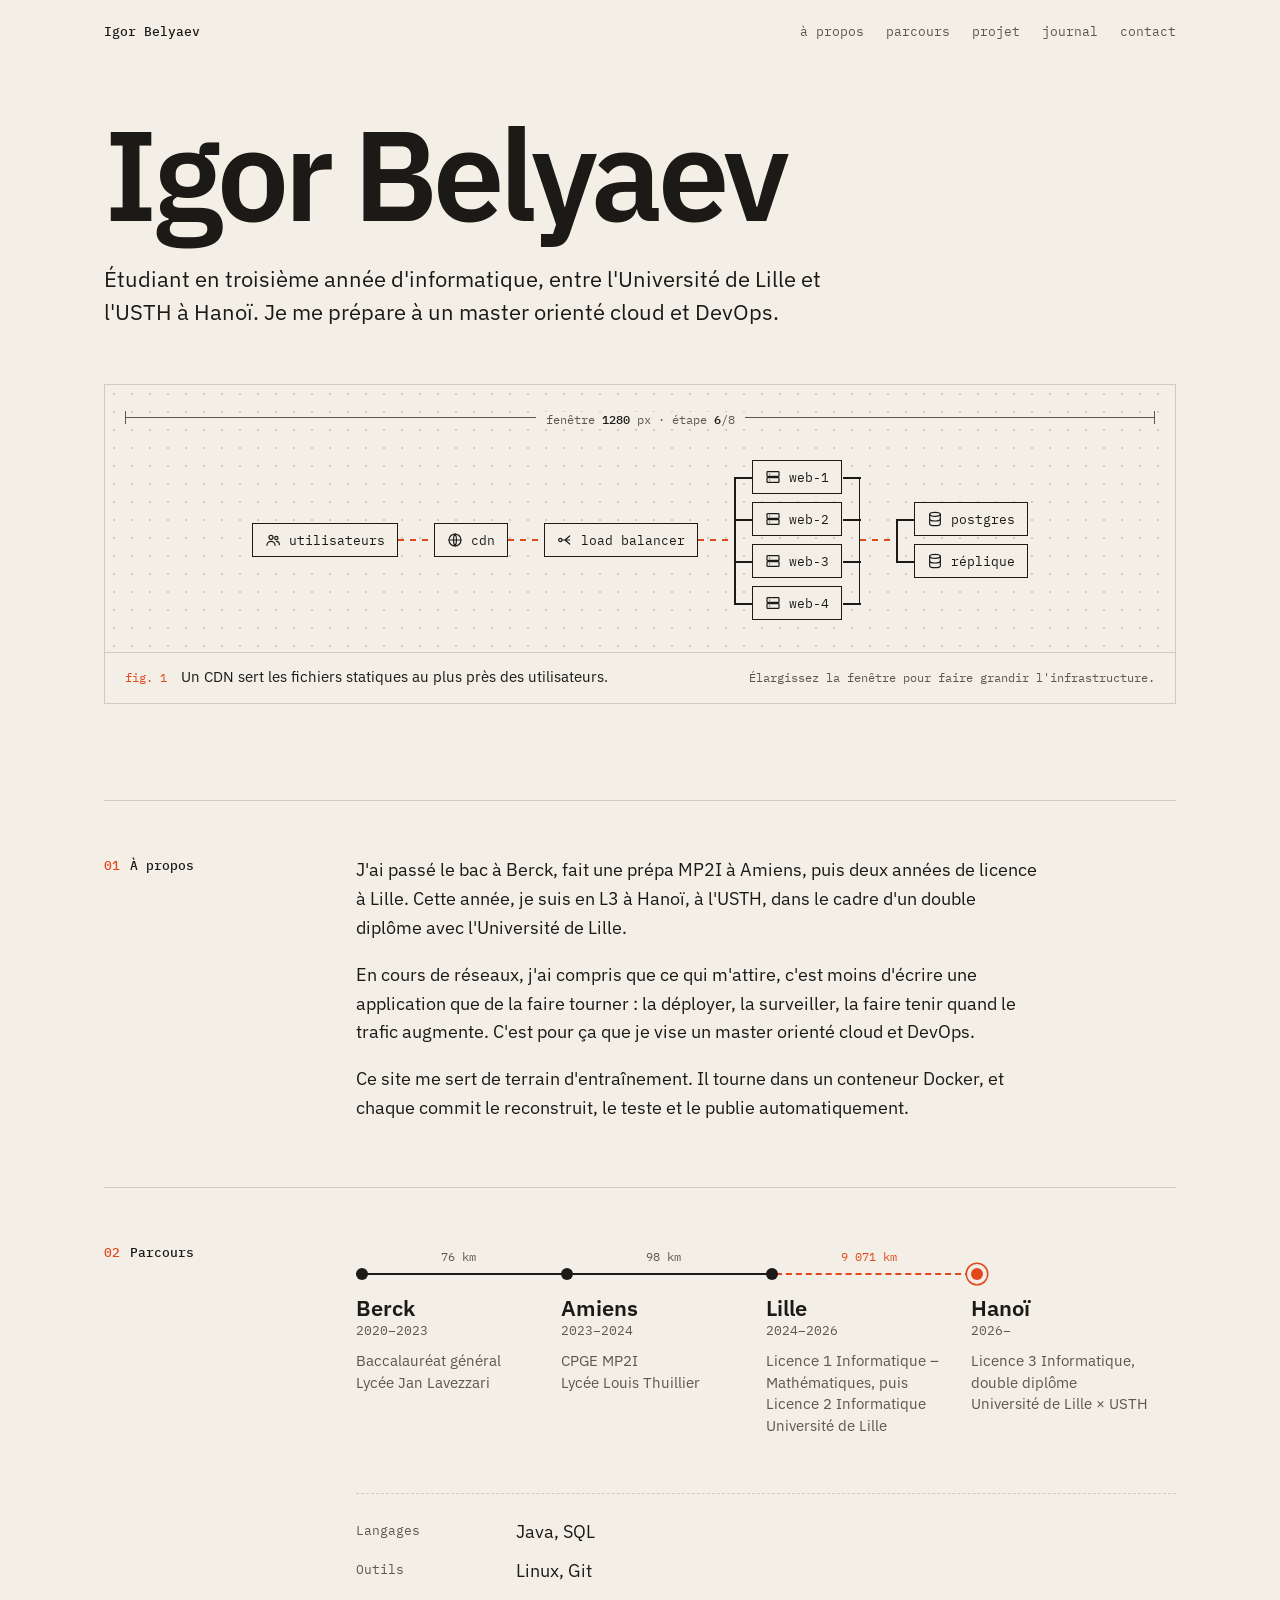
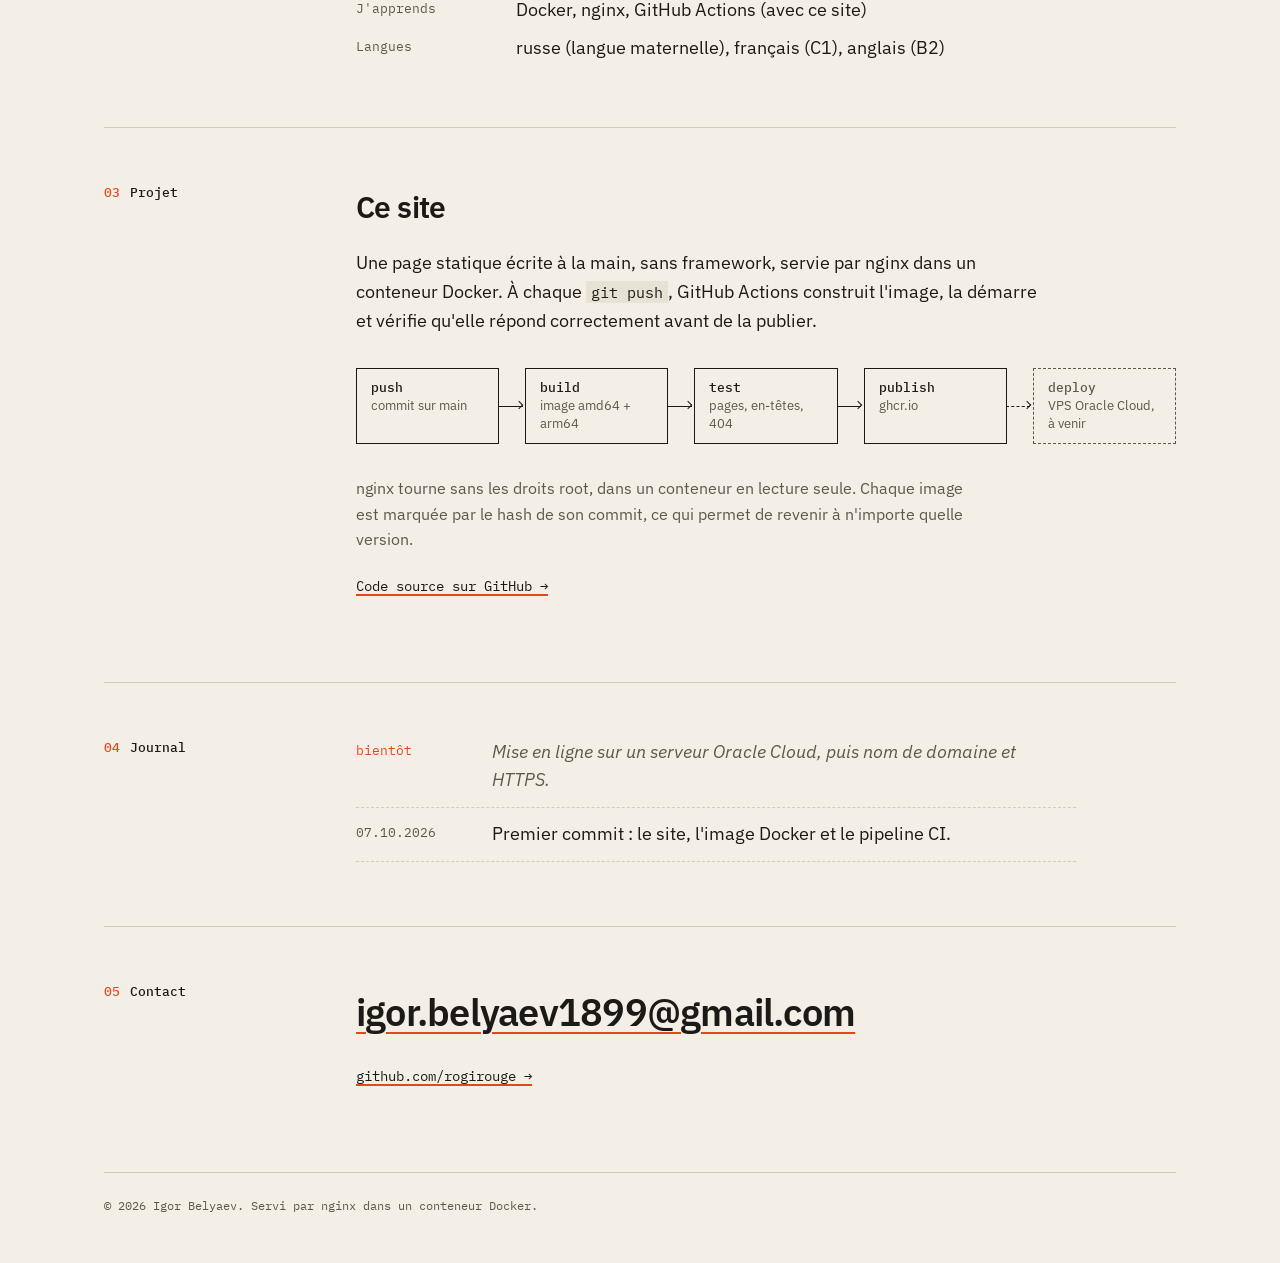
<file: papier/index.html>
<!doctype html>
<html lang="fr">
<head>
  <meta charset="utf-8">
  <meta name="robots" content="noindex">
  <meta name="viewport" content="width=device-width, initial-scale=1">
  <title>Igor Belyaev</title>
  <meta name="description" content="Igor Belyaev, étudiant en troisième année d'informatique (Université de Lille × USTH, Hanoï), en route vers le cloud et le DevOps.">
  <link rel="preconnect" href="https://fonts.googleapis.com">
  <link rel="preconnect" href="https://fonts.gstatic.com" crossorigin>
  <link href="https://fonts.googleapis.com/css2?family=IBM+Plex+Mono:wght@400;500&family=IBM+Plex+Sans:ital,wght@0,400;0,600;1,400&display=swap" rel="stylesheet">
  <link rel="stylesheet" href="css/style.css">
</head>
<body>

  <header class="site-header">
    <a href="#top" class="logo">Igor Belyaev</a>
    <nav class="nav" aria-label="Sections">
      <a href="#about">à propos</a>
      <a href="#parcours">parcours</a>
      <a href="#projet">projet</a>
      <a href="#journal">journal</a>
      <a href="#contact">contact</a>
    </nav>
    <button class="menu-toggle" aria-expanded="false" aria-controls="menu">menu</button>
  </header>

  <nav id="menu" class="overlay" aria-hidden="true" aria-label="Menu">
    <ul class="menu-list">
      <li><a href="#about">À propos</a></li>
      <li><a href="#parcours">Parcours</a></li>
      <li><a href="#projet">Projet</a></li>
      <li><a href="#journal">Journal</a></li>
      <li><a href="#contact">Contact</a></li>
    </ul>
  </nav>

  <main id="top">

    <section class="hero container">
      <h1>Igor Belyaev</h1>
      <p class="hero-lead">Étudiant en troisième année d'informatique, entre l'Université de Lille et l'USTH à Hanoï.
        Je me prépare à un master orienté cloud et DevOps.</p>

      <svg class="icons" aria-hidden="true">
        <symbol id="i-server" viewBox="0 0 24 24"><rect x="3" y="4" width="18" height="7" rx="1"/><rect x="3" y="13" width="18" height="7" rx="1"/><path d="M7 7.5h.01M7 16.5h.01"/></symbol>
        <symbol id="i-db" viewBox="0 0 24 24"><ellipse cx="12" cy="5" rx="8" ry="3"/><path d="M4 5v14c0 1.7 3.6 3 8 3s8-1.3 8-3V5"/><path d="M4 12c0 1.7 3.6 3 8 3s8-1.3 8-3"/></symbol>
        <symbol id="i-lb" viewBox="0 0 24 24"><circle cx="5" cy="12" r="2.5"/><path d="M7.5 12H12M12 12l7-6M12 12l7 6M12 12h7"/></symbol>
        <symbol id="i-users" viewBox="0 0 24 24"><circle cx="9" cy="8" r="3"/><path d="M3 20c0-3.3 2.7-6 6-6s6 2.7 6 6"/><circle cx="17" cy="9" r="2.5"/><path d="M17 14c2.5 0 4.5 2 4.5 5"/></symbol>
        <symbol id="i-cdn" viewBox="0 0 24 24"><circle cx="12" cy="12" r="9"/><path d="M3 12h18M12 3c3 3.2 3 14.8 0 18M12 3c-3 3.2-3 14.8 0 18"/></symbol>
        <symbol id="i-chart" viewBox="0 0 24 24"><path d="M3 17l5-6 4 4 5-7 4 5"/></symbol>
      </svg>

      <!-- Le schéma grandit avec la largeur de la fenêtre (media queries, voir style.css) -->
      <figure class="fig">
        <div class="dim" aria-hidden="true"><span class="dim-value">fenêtre <b id="vw">…</b> px · étape <b id="stage">…</b>/8</span></div>

        <div class="infra" aria-hidden="true">
          <div class="infra-row">
            <div class="node n-users"><svg><use href="#i-users"/></svg>utilisateurs</div>
            <span class="link l-users"></span>
            <div class="node n-cdn"><svg><use href="#i-cdn"/></svg>cdn</div>
            <span class="link l-cdn"></span>
            <div class="node n-lb"><svg><use href="#i-lb"/></svg>load balancer</div>
            <span class="link l-lb"></span>
            <div class="pool">
              <span class="pool-label">auto-scaling</span>
              <div class="node server"><svg><use href="#i-server"/></svg>web-1</div>
              <div class="node server s2"><svg><use href="#i-server"/></svg>web-2</div>
              <div class="node server s3"><svg><use href="#i-server"/></svg>web-3</div>
              <div class="node server s4"><svg><use href="#i-server"/></svg>web-4</div>
              <div class="node server s5"><svg><use href="#i-server"/></svg>web-5</div>
              <div class="node server s6"><svg><use href="#i-server"/></svg>web-6</div>
            </div>
            <span class="link l-db"></span>
            <div class="db">
              <div class="node n-db"><svg><use href="#i-db"/></svg>postgres</div>
              <div class="node n-replica"><svg><use href="#i-db"/></svg>réplique</div>
            </div>
          </div>
          <div class="monitoring"><svg><use href="#i-chart"/></svg>monitoring</div>
        </div>

        <figcaption>
          <span class="fig-num">fig.&nbsp;1</span>
          <span class="infra-caption">
            <span class="c1">Un seul serveur. Ça suffit tant que personne ne vient.</span>
            <span class="c2">La base de données passe sur sa propre machine.</span>
            <span class="c3">Un répartiteur de charge envoie le trafic vers deux serveurs.</span>
            <span class="c4">Plus d'utilisateurs&nbsp;: un troisième serveur.</span>
            <span class="c5">Quatre serveurs et une réplique de la base en lecture.</span>
            <span class="c6">Un CDN sert les fichiers statiques au plus près des utilisateurs.</span>
            <span class="c7">On surveille l'ensemble&nbsp;: métriques, logs, alertes.</span>
            <span class="c8">Auto-scaling&nbsp;: six serveurs. Le schéma ne va pas plus loin.</span>
          </span>
          <span class="infra-hint">Élargissez la fenêtre pour faire grandir l'infrastructure.</span>
        </figcaption>
      </figure>
    </section>

    <section id="about" class="row container">
      <h2 class="row-label"><span>01</span>À propos</h2>
      <div class="row-body prose">
        <p>J'ai passé le bac à Berck, fait une prépa MP2I à Amiens, puis deux années de licence à Lille.
          Cette année, je suis en L3 à Hanoï, à l'USTH, dans le cadre d'un double diplôme avec l'Université de Lille.</p>
        <p>En cours de réseaux, j'ai compris que ce qui m'attire, c'est moins d'écrire une application que de la faire tourner&nbsp;:
          la déployer, la surveiller, la faire tenir quand le trafic augmente. C'est pour ça que je vise un master orienté cloud et DevOps.</p>
        <p>Ce site me sert de terrain d'entraînement. Il tourne dans un conteneur Docker, et chaque commit
          le reconstruit, le teste et le publie automatiquement.</p>
      </div>
    </section>

    <section id="parcours" class="row container">
      <h2 class="row-label"><span>02</span>Parcours</h2>
      <div class="row-body">
        <ol class="route">
          <li>
            <span class="route-city">Berck</span>
            <span class="route-years">2020–2023</span>
            <span class="route-what">Baccalauréat général<br>Lycée Jan Lavezzari</span>
          </li>
          <li>
            <span class="route-km">76&nbsp;km</span>
            <span class="route-city">Amiens</span>
            <span class="route-years">2023–2024</span>
            <span class="route-what">CPGE MP2I<br>Lycée Louis Thuillier</span>
          </li>
          <li>
            <span class="route-km">98&nbsp;km</span>
            <span class="route-city">Lille</span>
            <span class="route-years">2024–2026</span>
            <span class="route-what">Licence 1 Informatique – Mathématiques, puis Licence 2 Informatique<br>Université de Lille</span>
          </li>
          <li class="route-now">
            <span class="route-km">9&nbsp;071&nbsp;km</span>
            <span class="route-city">Hanoï</span>
            <span class="route-years">2026–</span>
            <span class="route-what">Licence 3 Informatique, double diplôme<br>Université de Lille × USTH</span>
          </li>
        </ol>

        <dl class="facts">
          <dt>Langages</dt>
          <dd>Java, SQL</dd>
          <dt>Outils</dt>
          <dd>Linux, Git</dd>
          <dt>J'apprends</dt>
          <dd>Docker, nginx, GitHub Actions (avec ce site)</dd>
          <dt>Langues</dt>
          <dd>russe (langue maternelle), français (C1), anglais (B2)</dd>
        </dl>
      </div>
    </section>

    <section id="projet" class="row container">
      <h2 class="row-label"><span>03</span>Projet</h2>
      <div class="row-body">
        <h3 class="project-title">Ce site</h3>
        <p class="prose">Une page statique écrite à la main, sans framework, servie par nginx dans un conteneur Docker.
          À chaque <code>git push</code>, GitHub Actions construit l'image, la démarre et vérifie qu'elle répond correctement
          avant de la publier.</p>

        <ol class="pipeline" aria-label="Étapes du pipeline">
          <li><b>push</b>commit sur main</li>
          <li><b>build</b>image amd64 + arm64</li>
          <li><b>test</b>pages, en-têtes, 404</li>
          <li><b>publish</b>ghcr.io</li>
          <li class="todo"><b>deploy</b>VPS Oracle Cloud, à venir</li>
        </ol>

        <p class="prose small">nginx tourne sans les droits root, dans un conteneur en lecture seule.
          Chaque image est marquée par le hash de son commit, ce qui permet de revenir à n'importe quelle version.</p>
        <p><a class="arrow-link" href="https://github.com/rogirouge/portfolio">Code source sur GitHub</a></p>
      </div>
    </section>

    <section id="journal" class="row container">
      <h2 class="row-label"><span>04</span>Journal</h2>
      <div class="row-body">
        <ul class="log">
          <li class="log-todo"><time>bientôt</time>Mise en ligne sur un serveur Oracle Cloud, puis nom de domaine et HTTPS.</li>
          <li><time datetime="2026-10-07">07.10.2026</time>Premier commit&nbsp;: le site, l'image Docker et le pipeline CI.</li>
        </ul>
      </div>
    </section>

    <section id="contact" class="row container">
      <h2 class="row-label"><span>05</span>Contact</h2>
      <div class="row-body">
        <p class="contact-mail"><a href="mailto:igor.belyaev1899@gmail.com">igor.belyaev1899@gmail.com</a></p>
        <p><a class="arrow-link" href="https://github.com/rogirouge">github.com/rogirouge</a></p>
      </div>
    </section>

  </main>

  <footer class="site-footer container">
    <p>&copy; <span id="year">2026</span> Igor Belyaev. Servi par nginx dans un conteneur Docker.</p>
  </footer>

  <script src="js/main.js"></script>
</body>
</html>
</file>
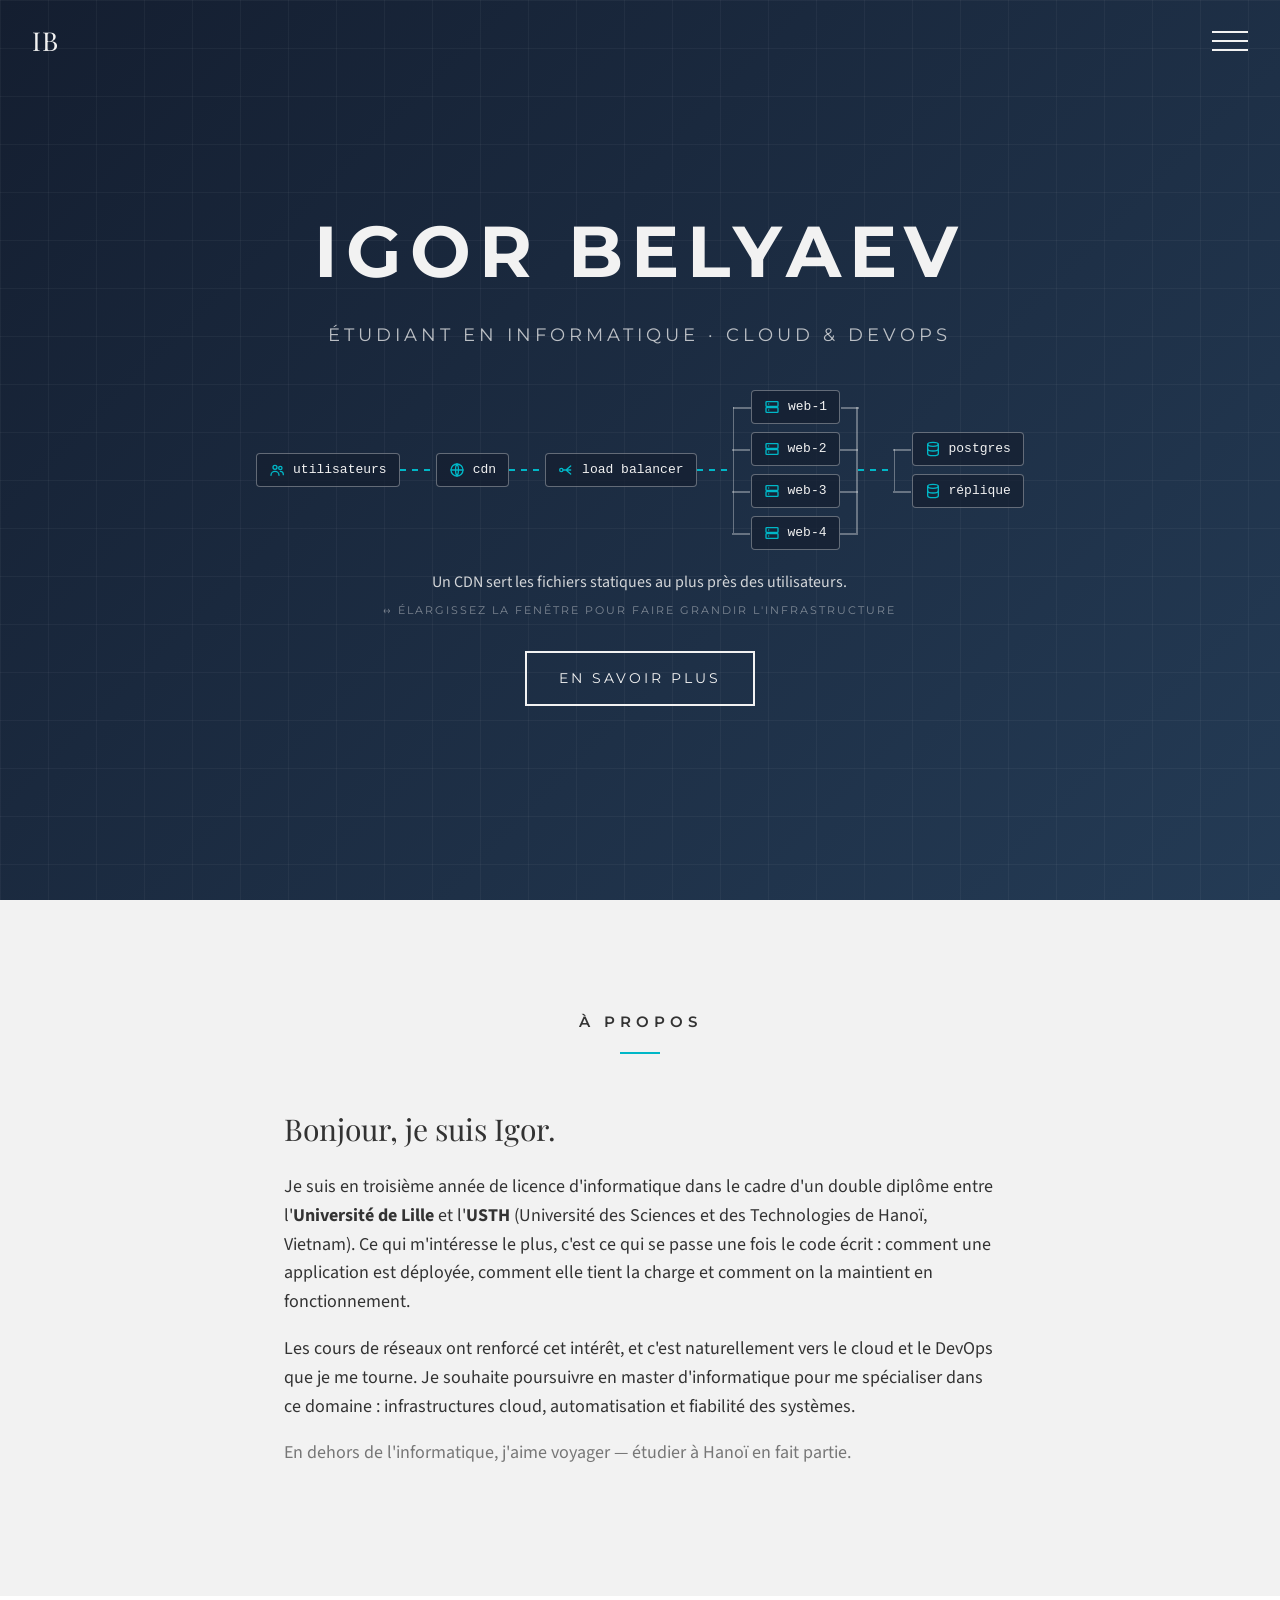
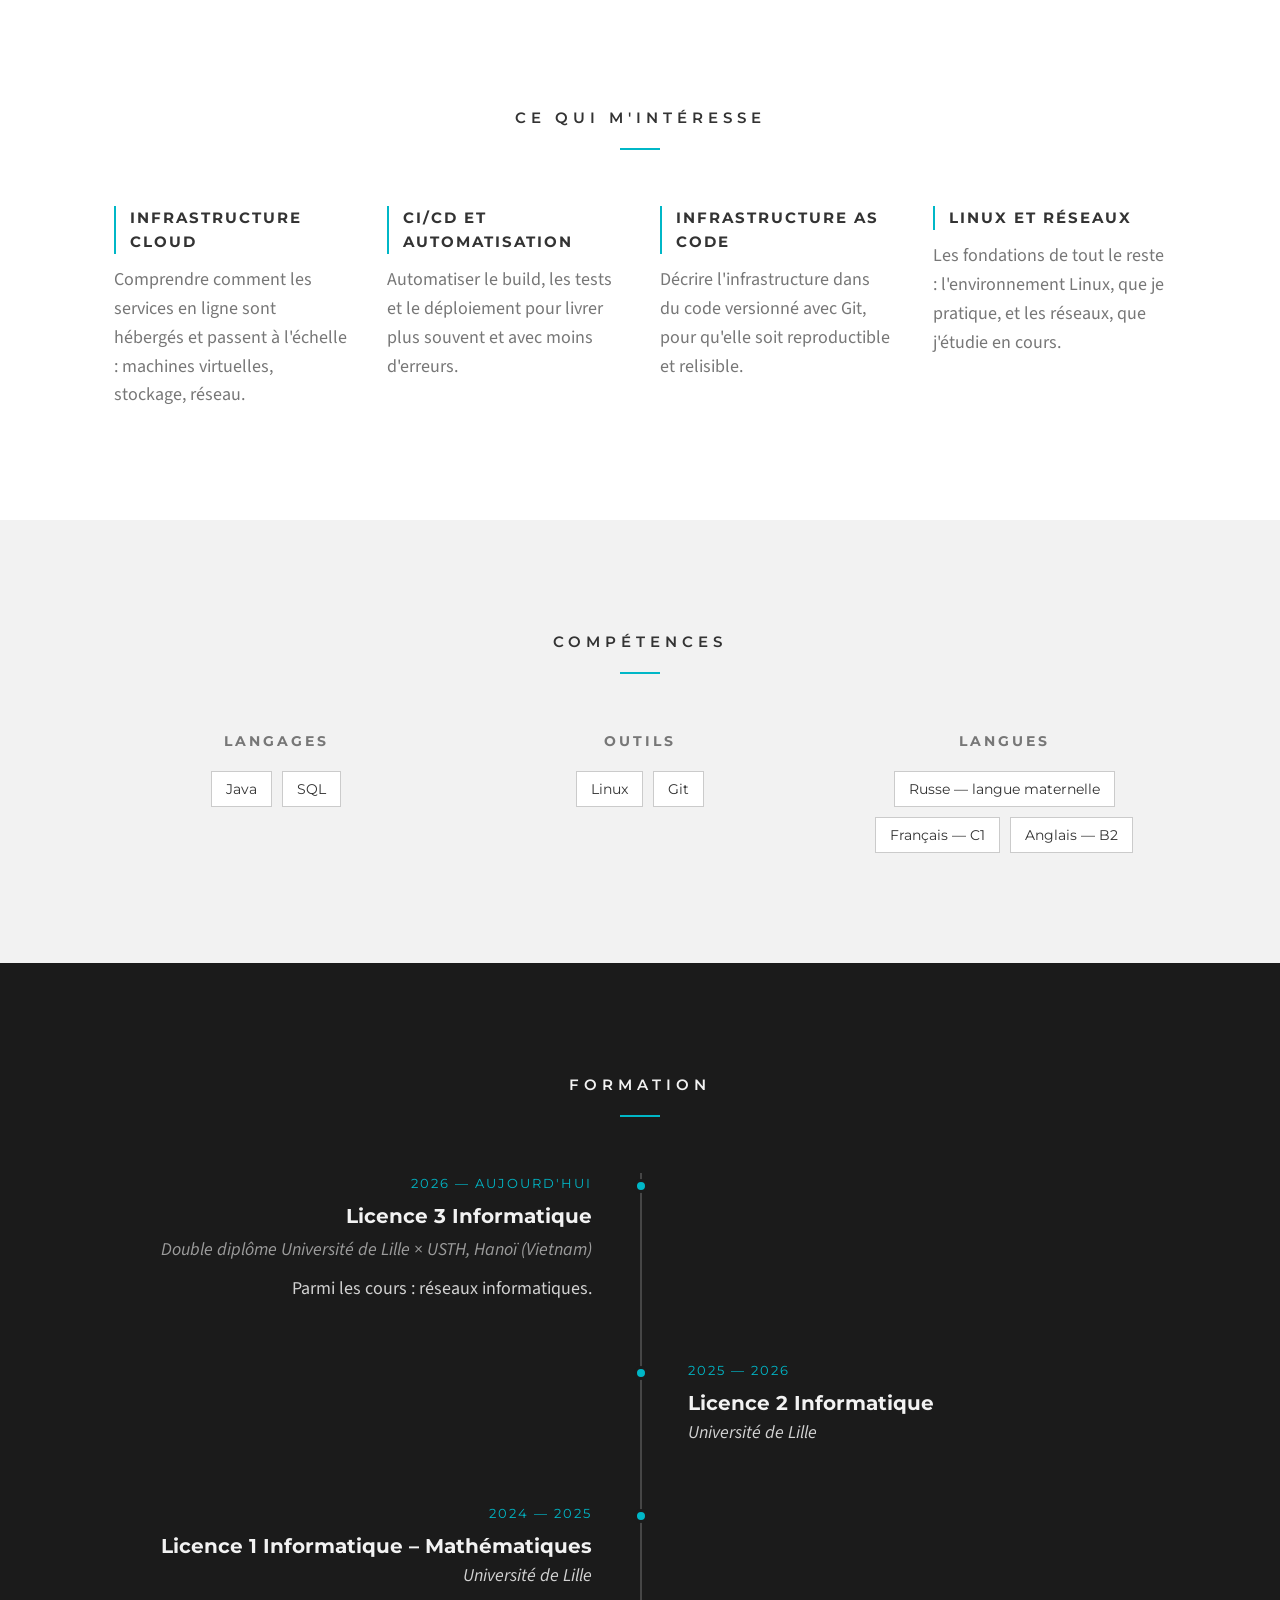
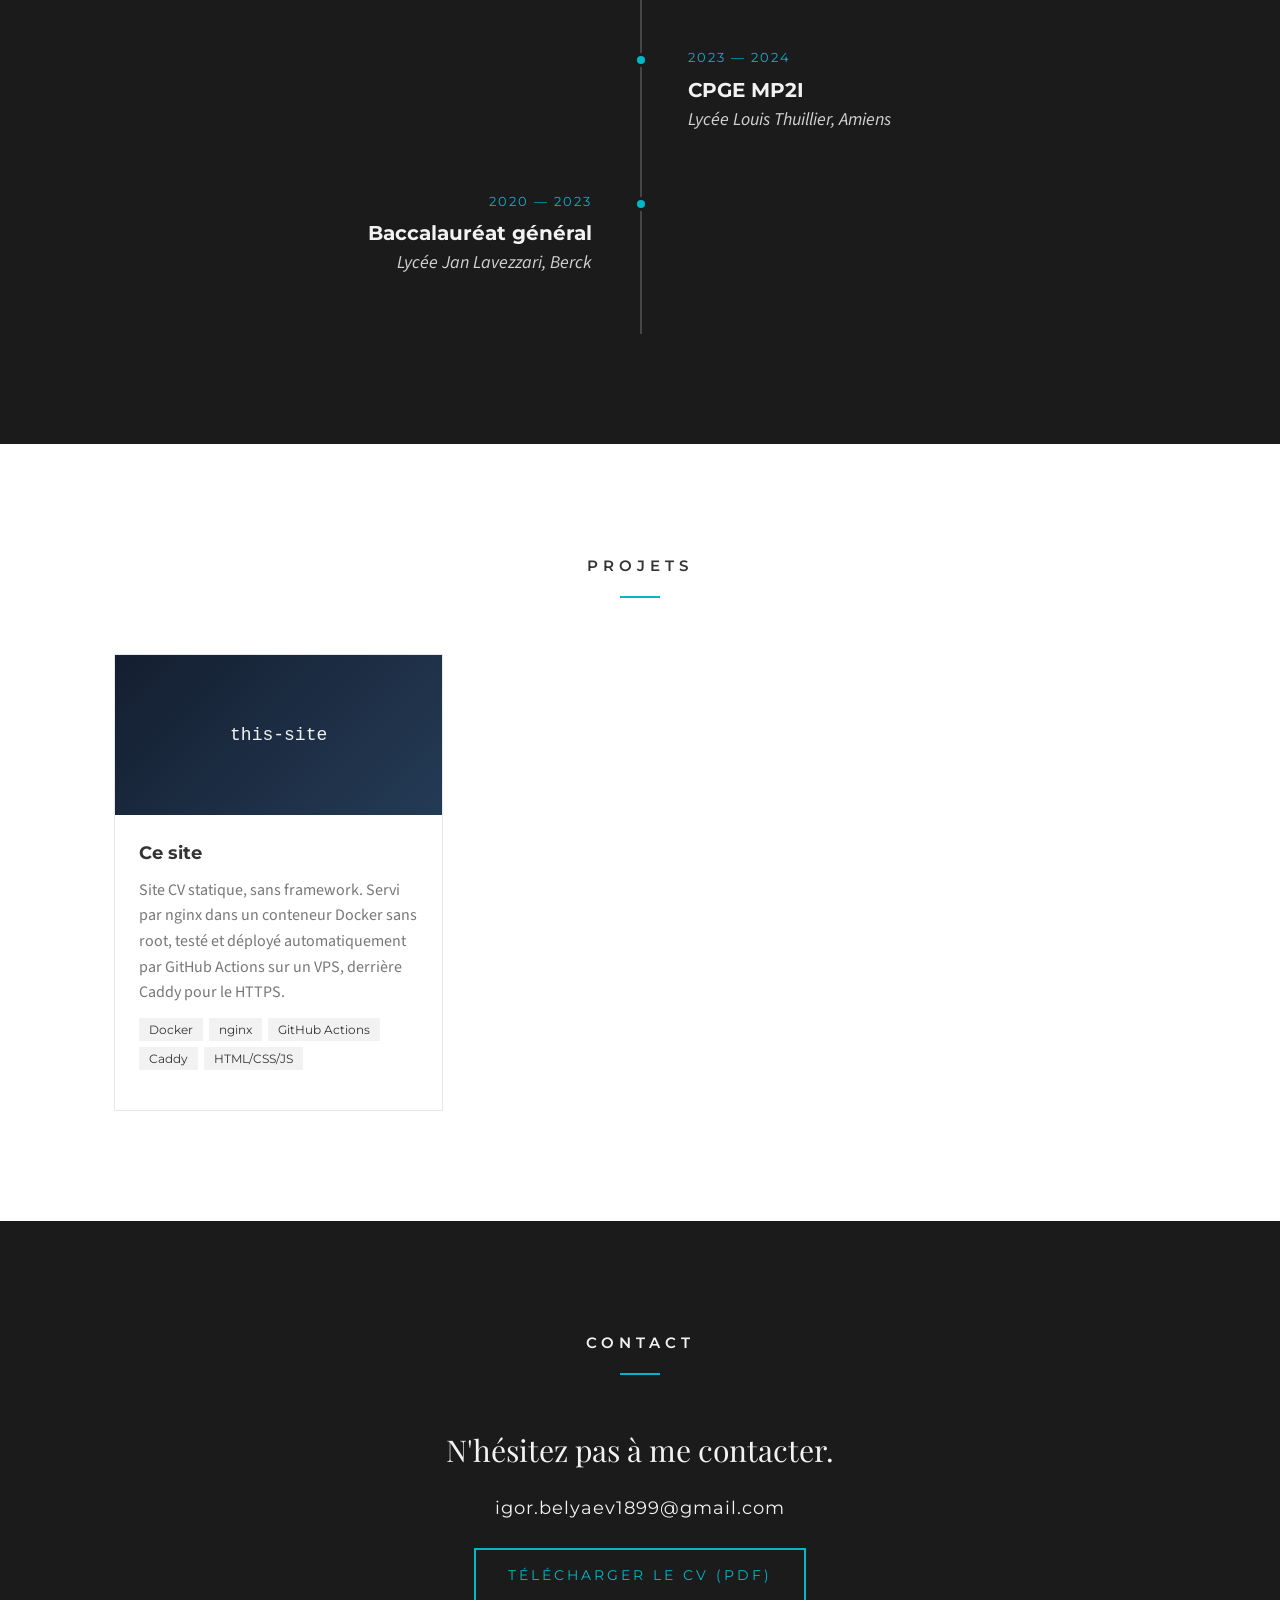
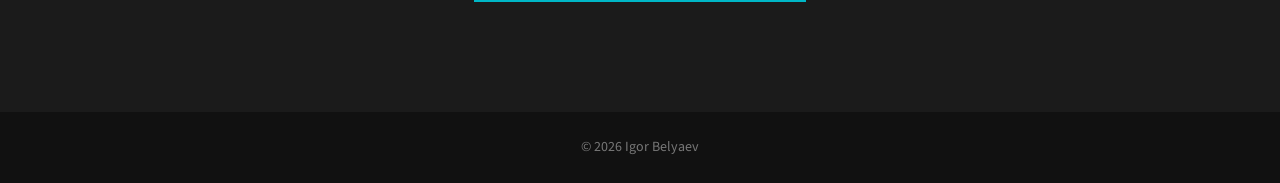
<file: premier/index.html>
<!doctype html>
<html lang="fr">
<head>
  <meta charset="utf-8">
  <meta name="robots" content="noindex">
  <meta name="viewport" content="width=device-width, initial-scale=1">
  <title>Igor Belyaev — Étudiant en informatique, Cloud & DevOps</title>
  <meta name="description" content="Igor Belyaev, étudiant en licence d'informatique (double diplôme Université de Lille × USTH), intéressé par le cloud et le DevOps.">
  <link rel="preconnect" href="https://fonts.googleapis.com">
  <link rel="preconnect" href="https://fonts.gstatic.com" crossorigin>
  <link href="https://fonts.googleapis.com/css2?family=Montserrat:wght@400;600;700&family=Playfair+Display:wght@700&family=Source+Sans+3:wght@400;600&display=swap" rel="stylesheet">
  <link rel="stylesheet" href="css/style.css">
</head>
<body>

  <header class="site-header">
    <a href="#intro" class="logo" aria-label="Retour en haut">IB</a>
    <button class="menu-toggle" aria-expanded="false" aria-controls="menu" aria-label="Ouvrir le menu">
      <span></span><span></span><span></span>
    </button>
  </header>

  <nav id="menu" class="overlay" aria-hidden="true">
    <ul class="menu-list">
      <li><a href="#intro">Accueil</a></li>
      <li><a href="#about">À propos</a></li>
      <li><a href="#focus">Domaines</a></li>
      <li><a href="#skills">Compétences</a></li>
      <li><a href="#education">Formation</a></li>
      <li><a href="#projects">Projets</a></li>
      <li><a href="#contact">Contact</a></li>
    </ul>
  </nav>

  <main>

    <section id="intro" class="intro">
      <div class="intro-content">
        <h1>Igor Belyaev</h1>
        <p class="intro-subtitle">Étudiant en informatique &middot; Cloud &amp; DevOps</p>

        <!-- Schéma d'infrastructure qui grandit avec la largeur de la fenêtre -->
        <svg class="icons" aria-hidden="true">
          <symbol id="i-server" viewBox="0 0 24 24"><rect x="3" y="4" width="18" height="7" rx="1"/><rect x="3" y="13" width="18" height="7" rx="1"/><path d="M7 7.5h.01M7 16.5h.01"/></symbol>
          <symbol id="i-db" viewBox="0 0 24 24"><ellipse cx="12" cy="5" rx="8" ry="3"/><path d="M4 5v14c0 1.7 3.6 3 8 3s8-1.3 8-3V5"/><path d="M4 12c0 1.7 3.6 3 8 3s8-1.3 8-3"/></symbol>
          <symbol id="i-lb" viewBox="0 0 24 24"><circle cx="5" cy="12" r="2.5"/><path d="M7.5 12H12M12 12l7-6M12 12l7 6M12 12h7"/></symbol>
          <symbol id="i-users" viewBox="0 0 24 24"><circle cx="9" cy="8" r="3"/><path d="M3 20c0-3.3 2.7-6 6-6s6 2.7 6 6"/><circle cx="17" cy="9" r="2.5"/><path d="M17 14c2.5 0 4.5 2 4.5 5"/></symbol>
          <symbol id="i-cdn" viewBox="0 0 24 24"><circle cx="12" cy="12" r="9"/><path d="M3 12h18M12 3c3 3.2 3 14.8 0 18M12 3c-3 3.2-3 14.8 0 18"/></symbol>
          <symbol id="i-chart" viewBox="0 0 24 24"><path d="M3 17l5-6 4 4 5-7 4 5"/></symbol>
        </svg>

        <div class="infra" aria-hidden="true">
          <div class="infra-row">
            <div class="node n-users"><svg><use href="#i-users"/></svg>utilisateurs</div>
            <span class="link l-users"></span>
            <div class="node n-cdn"><svg><use href="#i-cdn"/></svg>cdn</div>
            <span class="link l-cdn"></span>
            <div class="node n-lb"><svg><use href="#i-lb"/></svg>load balancer</div>
            <span class="link l-lb"></span>
            <div class="pool">
              <span class="pool-label">auto-scaling</span>
              <div class="node server"><svg><use href="#i-server"/></svg>web-1</div>
              <div class="node server s2"><svg><use href="#i-server"/></svg>web-2</div>
              <div class="node server s3"><svg><use href="#i-server"/></svg>web-3</div>
              <div class="node server s4"><svg><use href="#i-server"/></svg>web-4</div>
              <div class="node server s5"><svg><use href="#i-server"/></svg>web-5</div>
              <div class="node server s6"><svg><use href="#i-server"/></svg>web-6</div>
            </div>
            <span class="link l-db"></span>
            <div class="db">
              <div class="node n-db"><svg><use href="#i-db"/></svg>postgres</div>
              <div class="node n-replica"><svg><use href="#i-db"/></svg>réplique</div>
            </div>
          </div>
          <div class="monitoring"><svg><use href="#i-chart"/></svg>monitoring &middot; métriques &middot; logs &middot; alertes</div>
        </div>

        <p class="infra-caption">
          <span class="c1">Un serveur. Tout va bien… tant que personne ne vient.</span>
          <span class="c2">L'application et la base de données sont séparées.</span>
          <span class="c3">Un répartiteur de charge partage le trafic entre 2 serveurs.</span>
          <span class="c4">Plus d'utilisateurs, donc 3 serveurs.</span>
          <span class="c5">4 serveurs et une réplique de la base de données.</span>
          <span class="c6">Un CDN sert les fichiers statiques au plus près des utilisateurs.</span>
          <span class="c7">Et on surveille tout : métriques, logs, alertes.</span>
          <span class="c8">Mise à l'échelle automatique : 6 serveurs.</span>
        </p>
        <p class="infra-hint">&harr; Élargissez la fenêtre pour faire grandir l'infrastructure</p>

        <a href="#about" class="btn btn-light">En savoir plus</a>
      </div>
    </section>

    <section id="about" class="section section-light">
      <div class="container narrow reveal">
        <h2 class="section-title">À propos</h2>
        <p class="lead">Bonjour, je suis Igor.</p>
        <p>Je suis en troisième année de licence d'informatique dans le cadre d'un double diplôme entre
          l'<strong>Université de Lille</strong> et l'<strong>USTH</strong> (Université des Sciences et des Technologies de Hanoï, Vietnam).
          Ce qui m'intéresse le plus, c'est ce qui se passe une fois le code écrit : comment une application est déployée,
          comment elle tient la charge et comment on la maintient en fonctionnement.</p>
        <p>Les cours de réseaux ont renforcé cet intérêt, et c'est naturellement vers le cloud et le DevOps que je me tourne.
          Je souhaite poursuivre en master d'informatique pour me spécialiser dans ce domaine :
          infrastructures cloud, automatisation et fiabilité des systèmes.</p>
        <p class="muted">En dehors de l'informatique, j'aime voyager — étudier à Hanoï en fait partie.</p>
      </div>
    </section>

    <section id="focus" class="section section-white">
      <div class="container reveal">
        <h2 class="section-title">Ce qui m'intéresse</h2>
        <div class="cards">
          <article class="card">
            <h3>Infrastructure cloud</h3>
            <p>Comprendre comment les services en ligne sont hébergés et passent à l'échelle : machines virtuelles, stockage, réseau.</p>
          </article>
          <article class="card">
            <h3>CI/CD et automatisation</h3>
            <p>Automatiser le build, les tests et le déploiement pour livrer plus souvent et avec moins d'erreurs.</p>
          </article>
          <article class="card">
            <h3>Infrastructure as Code</h3>
            <p>Décrire l'infrastructure dans du code versionné avec Git, pour qu'elle soit reproductible et relisible.</p>
          </article>
          <article class="card">
            <h3>Linux et réseaux</h3>
            <p>Les fondations de tout le reste : l'environnement Linux, que je pratique, et les réseaux, que j'étudie en cours.</p>
          </article>
        </div>
      </div>
    </section>

    <section id="skills" class="section section-light">
      <div class="container reveal">
        <h2 class="section-title">Compétences</h2>
        <div class="skill-groups">
          <div class="skill-group">
            <h3>Langages</h3>
            <ul class="tags">
              <li>Java</li><li>SQL</li>
            </ul>
          </div>
          <div class="skill-group">
            <h3>Outils</h3>
            <ul class="tags">
              <li>Linux</li><li>Git</li>
            </ul>
          </div>
          <div class="skill-group">
            <h3>Langues</h3>
            <ul class="tags">
              <li>Russe — langue maternelle</li><li>Français — C1</li><li>Anglais — B2</li>
            </ul>
          </div>
        </div>
      </div>
    </section>

    <section id="education" class="section section-dark">
      <div class="container">
        <h2 class="section-title">Formation</h2>
        <ol class="timeline">
          <li class="timeline-item reveal">
            <span class="timeline-date">2026 — aujourd'hui</span>
            <div class="timeline-content">
              <h3>Licence 3 Informatique</h3>
              <p class="timeline-role">Double diplôme Université de Lille × USTH, Hanoï (Vietnam)</p>
              <p>Parmi les cours : réseaux informatiques.</p>
            </div>
          </li>
          <li class="timeline-item reveal">
            <span class="timeline-date">2025 — 2026</span>
            <div class="timeline-content">
              <h3>Licence 2 Informatique</h3>
              <p class="timeline-role">Université de Lille</p>
            </div>
          </li>
          <li class="timeline-item reveal">
            <span class="timeline-date">2024 — 2025</span>
            <div class="timeline-content">
              <h3>Licence 1 Informatique – Mathématiques</h3>
              <p class="timeline-role">Université de Lille</p>
            </div>
          </li>
          <li class="timeline-item reveal">
            <span class="timeline-date">2023 — 2024</span>
            <div class="timeline-content">
              <h3>CPGE MP2I</h3>
              <p class="timeline-role">Lycée Louis Thuillier, Amiens</p>
            </div>
          </li>
          <li class="timeline-item reveal">
            <span class="timeline-date">2020 — 2023</span>
            <div class="timeline-content">
              <h3>Baccalauréat général</h3>
              <p class="timeline-role">Lycée Jan Lavezzari, Berck</p>
            </div>
          </li>
        </ol>
      </div>
    </section>

    <section id="projects" class="section section-white">
      <div class="container reveal">
        <h2 class="section-title">Projets</h2>
        <div class="projects">
          <article class="project">
            <div class="project-cover">this-site</div>
            <div class="project-body">
              <h3>Ce site</h3>
              <p>Site CV statique, sans framework. Servi par nginx dans un conteneur Docker sans root, testé et déployé automatiquement par GitHub Actions sur un VPS, derrière Caddy pour le HTTPS.</p>
              <ul class="tags small"><li>Docker</li><li>nginx</li><li>GitHub Actions</li><li>Caddy</li><li>HTML/CSS/JS</li></ul>
              <!-- TODO: lien GitHub -->
            </div>
          </article>
          <!-- TODO: autres projets -->
        </div>
      </div>
    </section>

    <section id="contact" class="section section-dark contact">
      <div class="container narrow reveal">
        <h2 class="section-title">Contact</h2>
        <p class="lead">N'hésitez pas à me contacter.</p>
        <ul class="contact-links">
          <li><a href="mailto:igor.belyaev1899@gmail.com">igor.belyaev1899@gmail.com</a></li>
          <!-- TODO: liens GitHub / LinkedIn -->
        </ul>
        <a href="cv.pdf" class="btn btn-accent">Télécharger le CV (PDF)</a>
      </div>
    </section>

  </main>

  <footer class="site-footer">
    <p>&copy; <span id="year">2026</span> Igor Belyaev</p>
  </footer>

  <script src="js/main.js"></script>
</body>
</html>
</file>
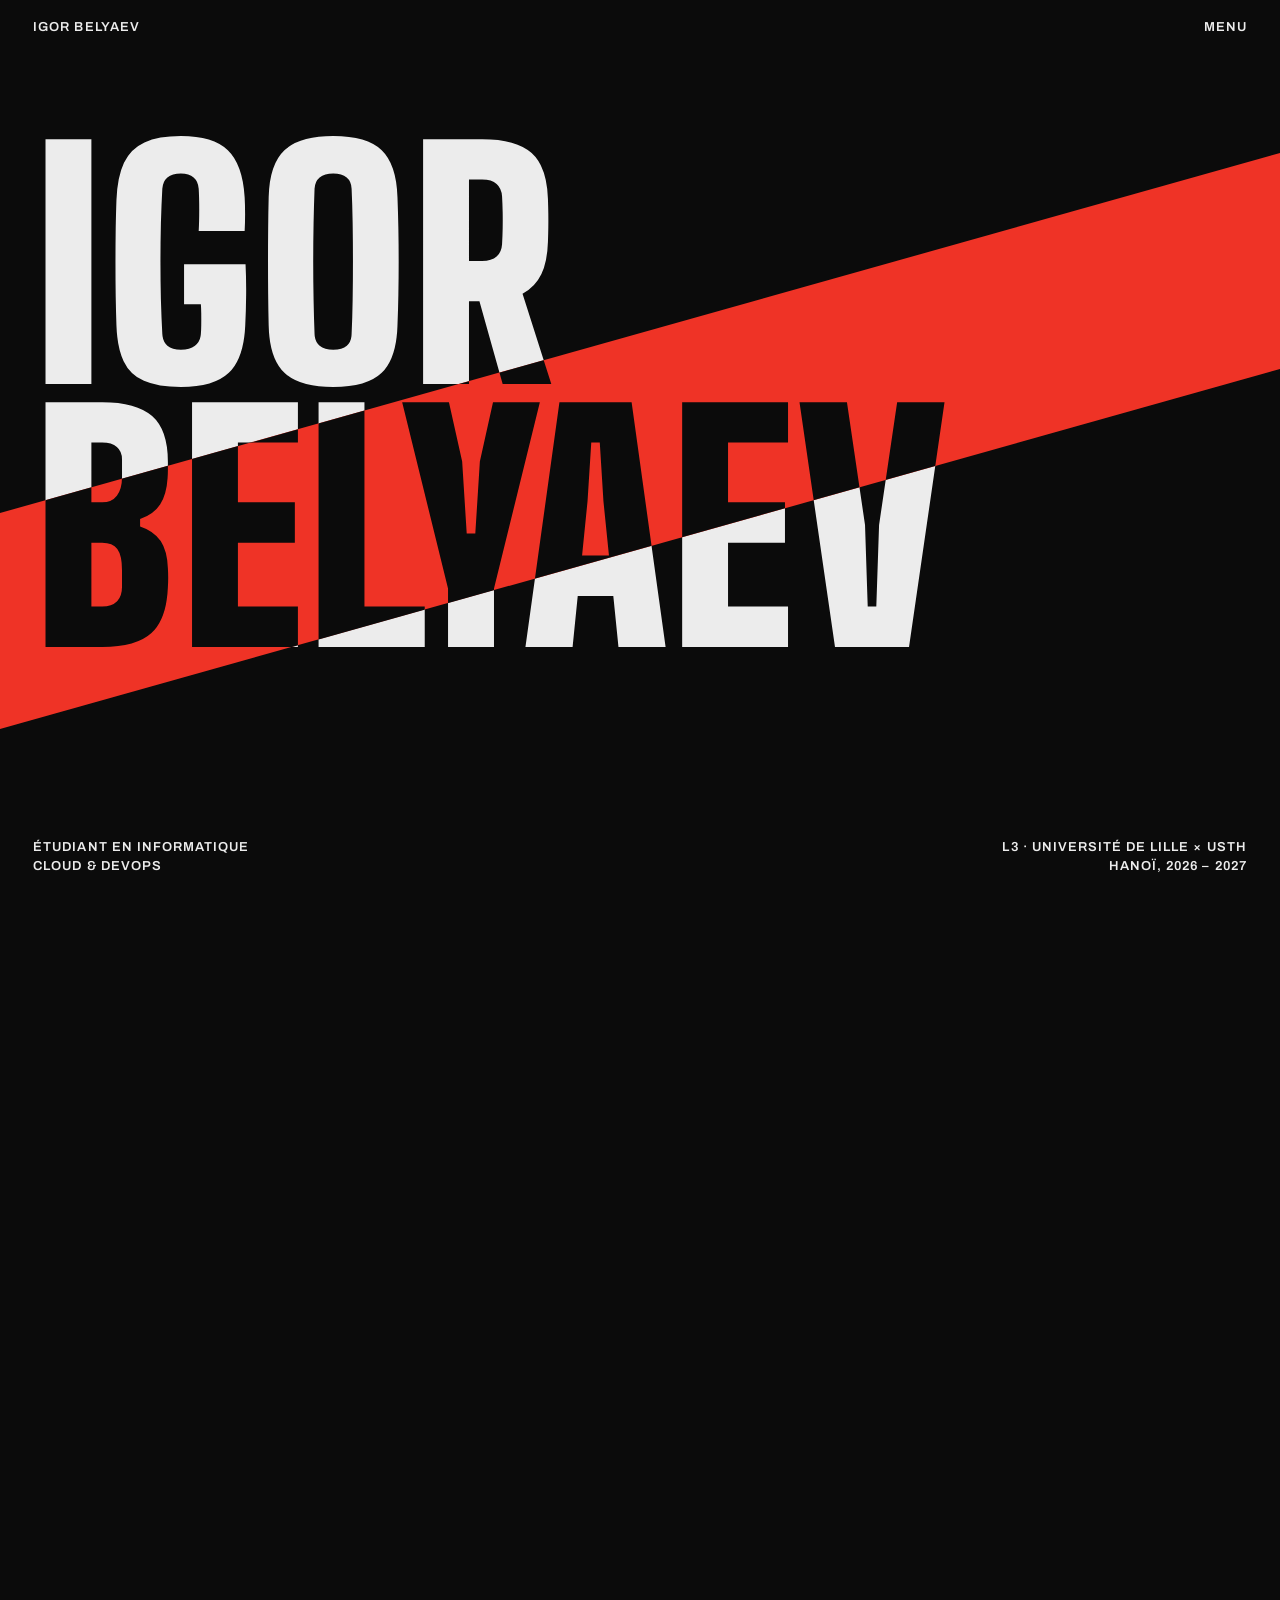
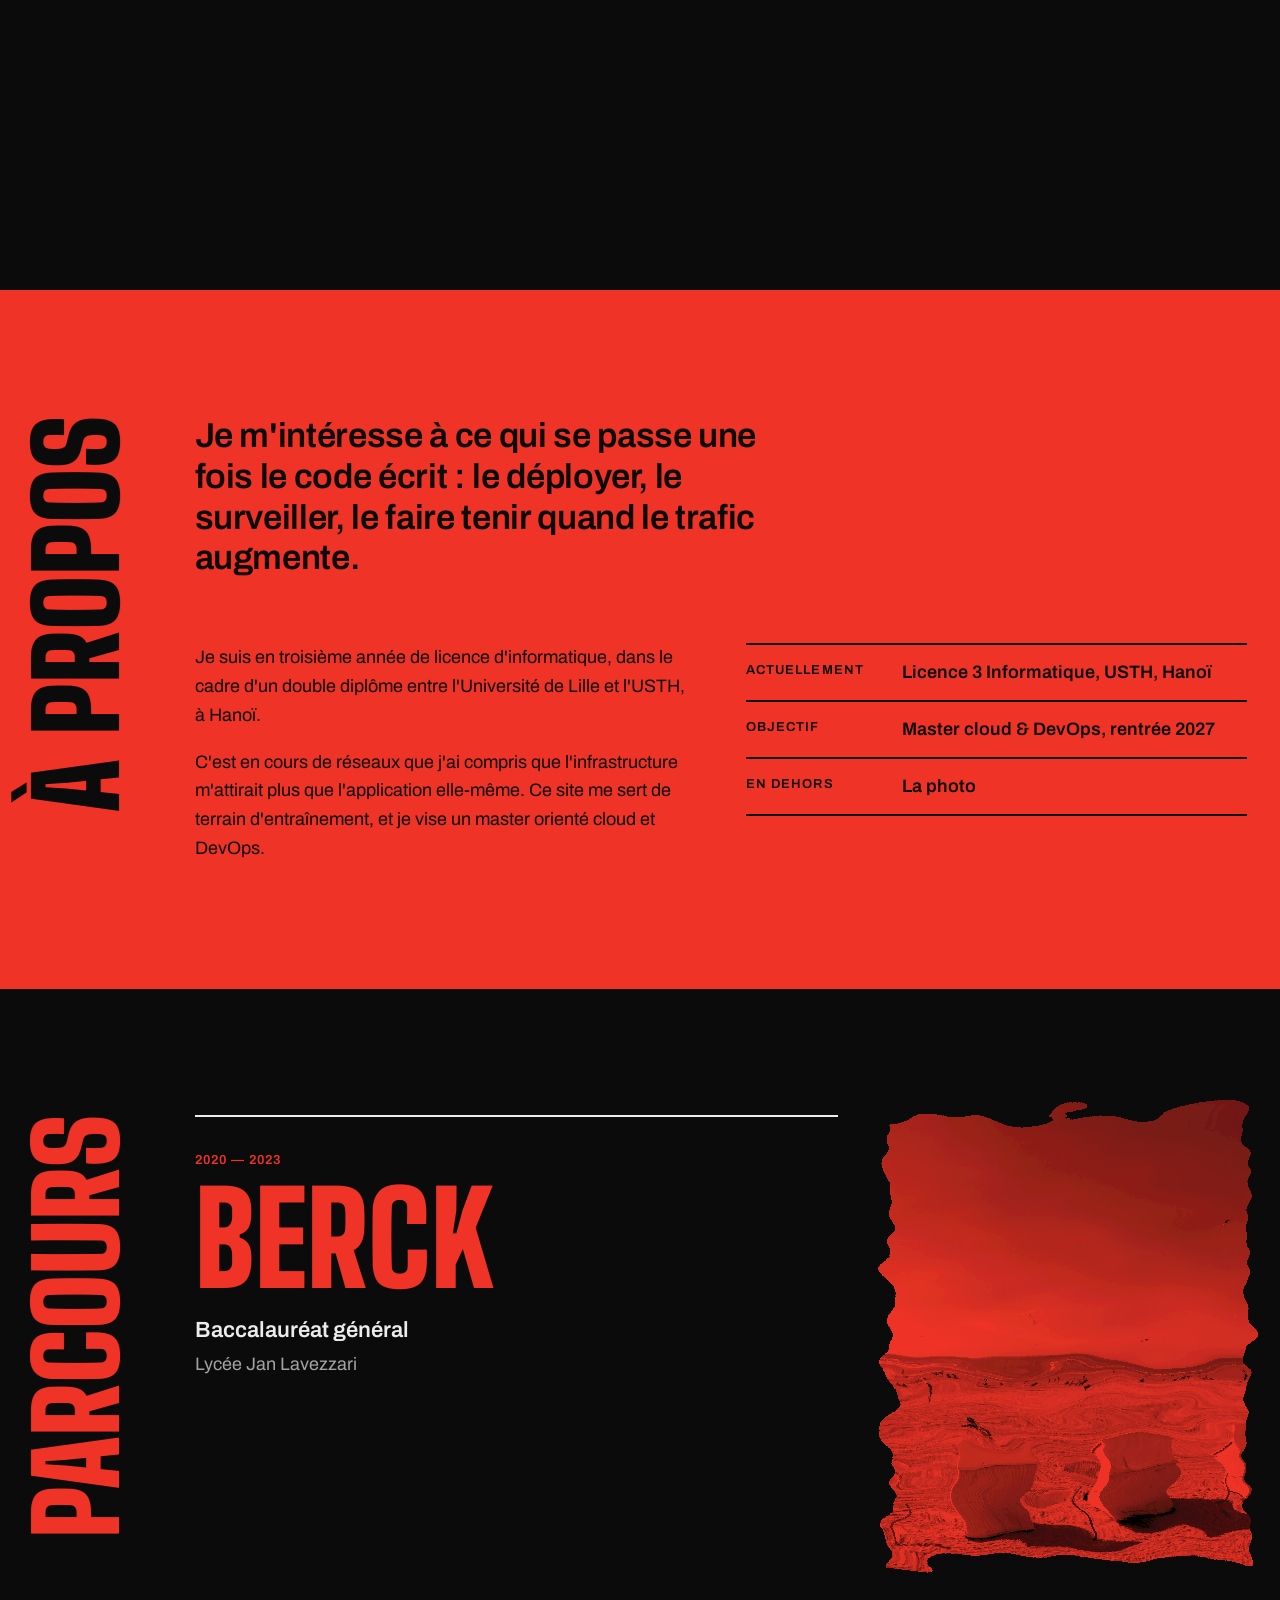
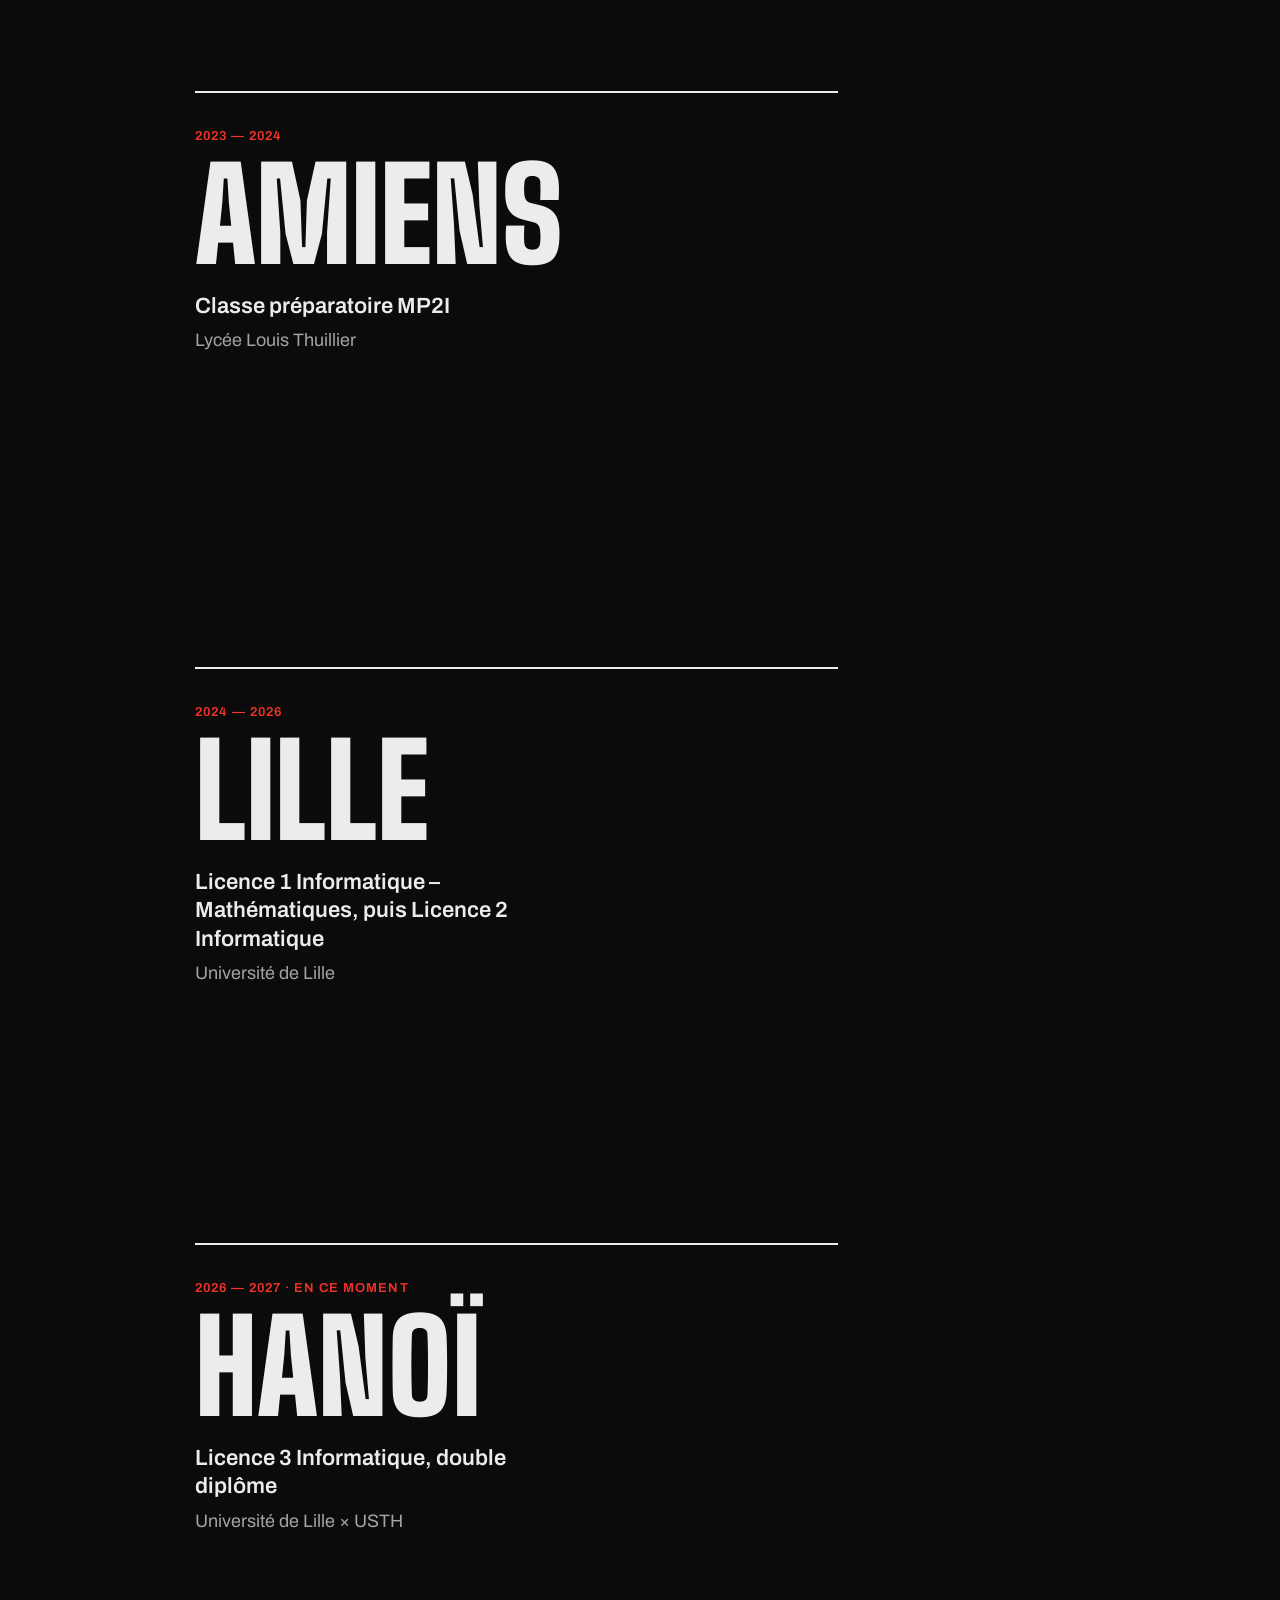
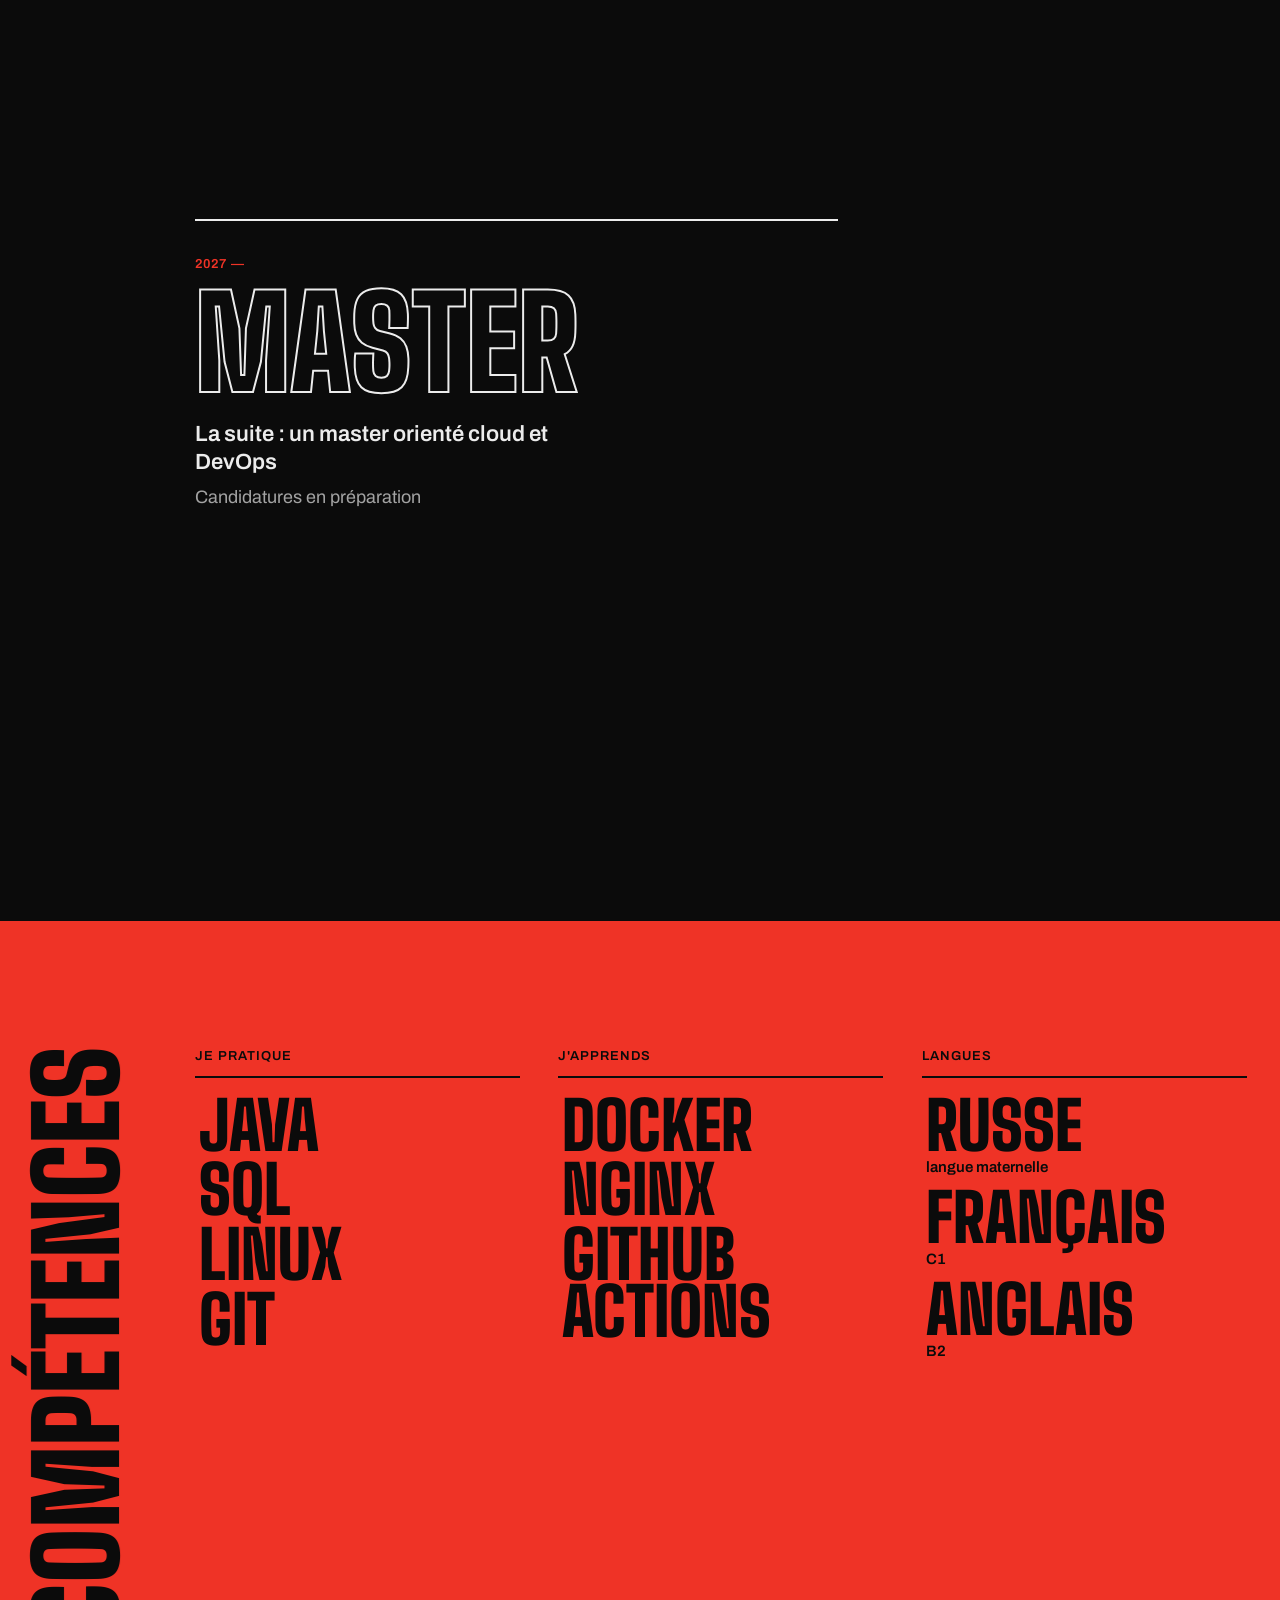
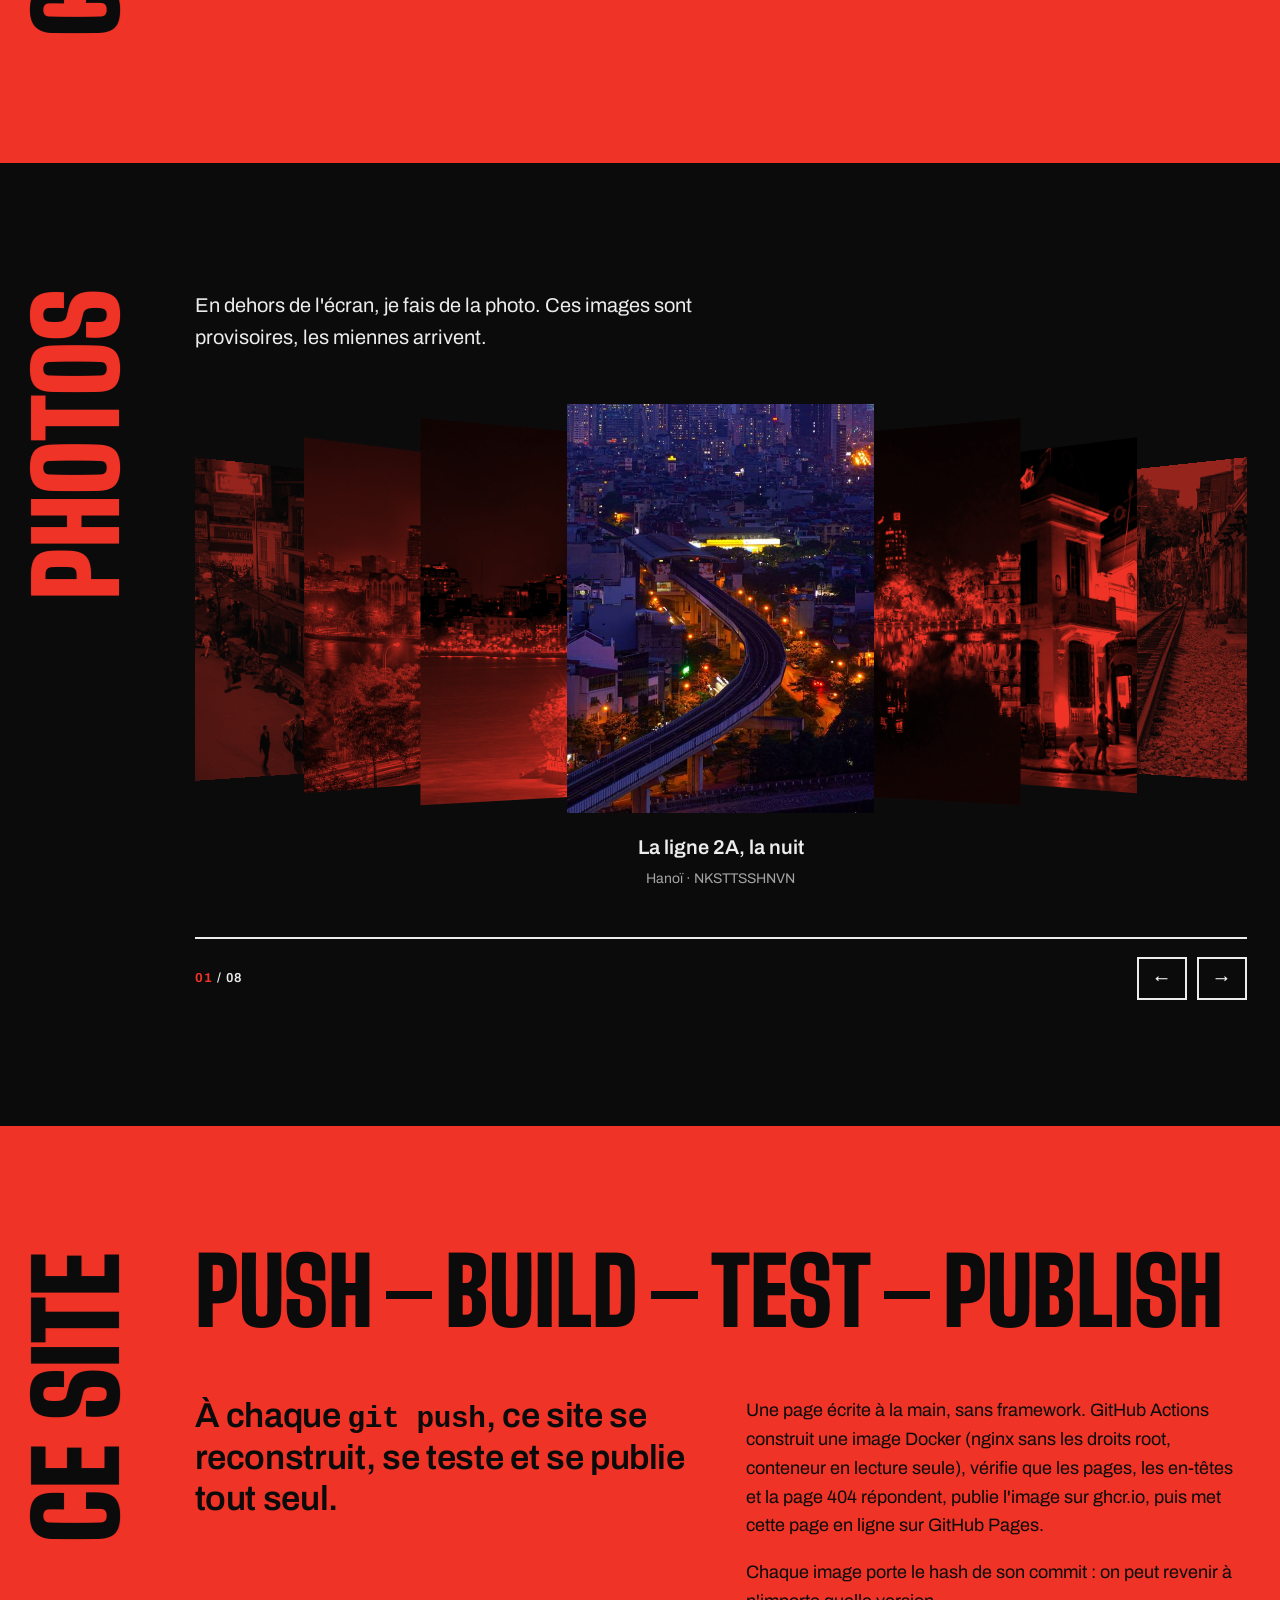
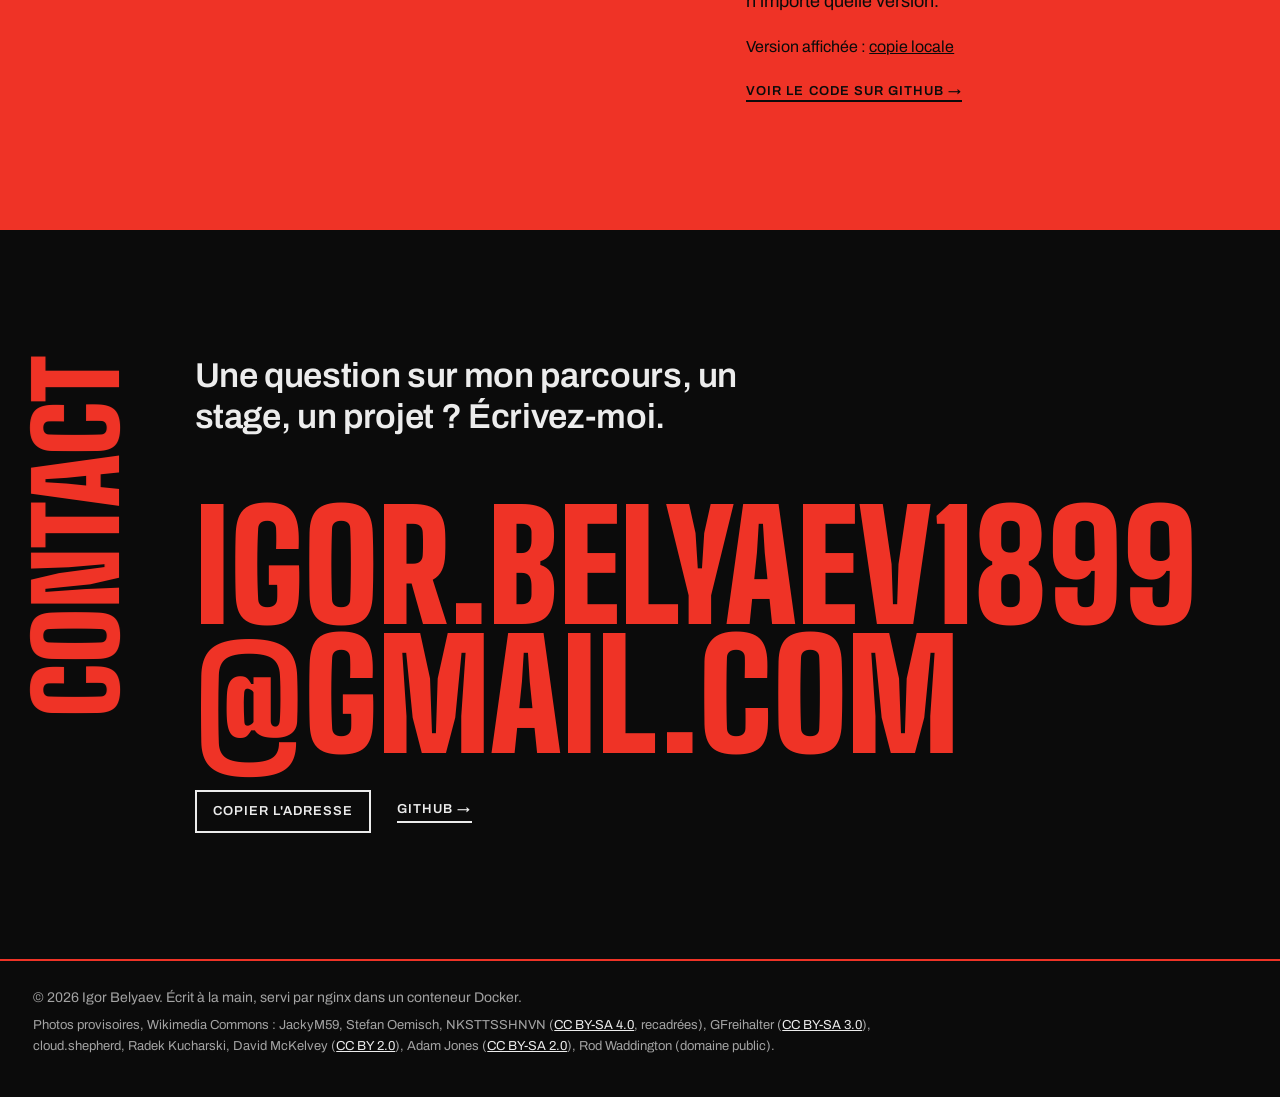
<file: rouge/index.html>
<!doctype html>
<html lang="fr">
<head>
  <meta charset="utf-8">
  <meta name="robots" content="noindex">
  <meta name="viewport" content="width=device-width, initial-scale=1">
  <title>Igor Belyaev</title>
  <meta name="description" content="Igor Belyaev, étudiant en troisième année d'informatique (Université de Lille et USTH, Hanoï), en route vers le cloud et le DevOps.">
  <link rel="preconnect" href="https://fonts.googleapis.com">
  <link rel="preconnect" href="https://fonts.gstatic.com" crossorigin>
  <link href="https://fonts.googleapis.com/css2?family=Big+Shoulders:opsz,wght@10..72,700..900&family=Archivo:wght@400..700&display=swap" rel="stylesheet">
  <link rel="stylesheet" href="css/style.css">
  <script src="js/boot.js"></script>
</head>
<body>

  <a class="skip" href="#apropos">Aller au contenu</a>

  <header class="bar">
    <a href="#top">Igor Belyaev</a>
    <button class="menu-button" aria-expanded="false" aria-controls="menu">Menu</button>
  </header>

  <nav id="menu" class="menu" aria-label="Sections">
    <ul>
      <li><a href="#apropos">À propos</a></li>
      <li><a href="#parcours">Parcours</a></li>
      <li><a href="#competences">Compétences</a></li>
      <li><a href="#photos">Photos</a></li>
      <li><a href="#site">Ce site</a></li>
      <li><a href="#contact">Contact</a></li>
    </ul>
    <p class="menu-foot">
      <a href="mailto:igor.belyaev1899@gmail.com">igor.belyaev1899@gmail.com</a>
      <a href="https://github.com/rogirouge">GitHub</a>
    </p>
  </nav>

  <!-- filtre « liquide » : la photo du parcours se déforme en passant d'une ville à l'autre -->
  <svg class="defs" aria-hidden="true">
    <filter id="liquid">
      <feTurbulence type="fractalNoise" baseFrequency="0.011 0.03" numOctaves="2" seed="6" result="noise"/>
      <feDisplacementMap id="liquid-map" in="SourceGraphic" in2="noise" scale="0" xChannelSelector="R" yChannelSelector="G"/>
    </filter>
  </svg>

  <main id="top">

    <!-- Couverture : une affiche. Une bande rouge traverse le nom ; là où elle passe, les lettres deviennent noires.
         En faisant défiler, la bande s'élargit jusqu'à couvrir tout l'écran. -->
    <section class="hero">
      <div class="hero-stage">
        <div class="poster">
          <h1 class="name"><span>Igor</span><span>Belyaev</span></h1>
          <p class="hero-sub">Étudiant en informatique<br>Cloud &amp; DevOps</p>
          <p class="hero-meta">L3 · Université de Lille × USTH<br>Hanoï, 2026 – 2027</p>
        </div>
        <div class="band" aria-hidden="true"></div>
        <div class="poster poster-k" aria-hidden="true"></div>
      </div>
    </section>

    <section id="apropos" class="section red">
      <h2 class="side">À propos</h2>
      <div class="content">
        <p class="lead">Je m'intéresse à ce qui se passe une fois le code écrit&nbsp;: le déployer, le surveiller,
          le faire tenir quand le trafic augmente.</p>
        <div class="cols">
          <div class="text">
            <p>Je suis en troisième année de licence d'informatique, dans le cadre d'un double diplôme entre
              l'Université de Lille et l'USTH, à Hanoï.</p>
            <p>C'est en cours de réseaux que j'ai compris que l'infrastructure m'attirait plus que l'application elle-même.
              Ce site me sert de terrain d'entraînement, et je vise un master orienté cloud et DevOps.</p>
          </div>
          <dl class="facts">
            <div><dt>Actuellement</dt><dd>Licence 3 Informatique, USTH, Hanoï</dd></div>
            <div><dt>Objectif</dt><dd>Master cloud &amp; DevOps, rentrée 2027</dd></div>
            <div><dt>En dehors</dt><dd>La photo</dd></div>
          </dl>
        </div>
      </div>
    </section>

    <section id="parcours" class="section dark">
      <h2 class="side">Parcours</h2>
      <div class="content journey">
        <ol class="steps">
          <li class="step">
            <p class="step-years">2020 — 2023</p>
            <p class="step-city">Berck</p>
            <p class="step-what">Baccalauréat général</p>
            <p class="step-where">Lycée Jan Lavezzari</p>
            <span class="photo step-photo"><img src="img/parcours/berck.jpg" alt="Cabines de plage à Berck" loading="lazy" width="900" height="1125"></span>
          </li>
          <li class="step">
            <p class="step-years">2023 — 2024</p>
            <p class="step-city">Amiens</p>
            <p class="step-what">Classe préparatoire MP2I</p>
            <p class="step-where">Lycée Louis Thuillier</p>
            <span class="photo step-photo"><img src="img/parcours/amiens.jpg" alt="Barques dans les hortillonnages d'Amiens" loading="lazy" width="900" height="1125"></span>
          </li>
          <li class="step">
            <p class="step-years">2024 — 2026</p>
            <p class="step-city">Lille</p>
            <p class="step-what">Licence 1 Informatique – Mathématiques, puis Licence 2 Informatique</p>
            <p class="step-where">Université de Lille</p>
            <span class="photo step-photo"><img src="img/parcours/lille.jpg" alt="Façade de la Vieille Bourse de Lille" loading="lazy" width="900" height="1125"></span>
          </li>
          <li class="step">
            <p class="step-years">2026 — 2027 · en ce moment</p>
            <p class="step-city">Hanoï</p>
            <p class="step-what">Licence 3 Informatique, double diplôme</p>
            <p class="step-where">Université de Lille × USTH</p>
            <span class="photo step-photo"><img src="img/parcours/hanoi.jpg" alt="Ligne de métro aérienne à Hanoï, la nuit" loading="lazy" width="900" height="1125"></span>
          </li>
          <li class="step step-next">
            <p class="step-years">2027 —</p>
            <p class="step-city">Master</p>
            <p class="step-what">La suite&nbsp;: un master orienté cloud et DevOps</p>
            <p class="step-where">Candidatures en préparation</p>
          </li>
        </ol>
        <div class="viewer" aria-hidden="true">
          <div class="viewer-frame">
            <span class="photo"><img src="img/parcours/berck.jpg" alt="" width="900" height="1125"></span>
            <span class="photo"><img src="img/parcours/amiens.jpg" alt="" loading="lazy" width="900" height="1125"></span>
            <span class="photo"><img src="img/parcours/lille.jpg" alt="" loading="lazy" width="900" height="1125"></span>
            <span class="photo"><img src="img/parcours/hanoi.jpg" alt="" loading="lazy" width="900" height="1125"></span>
            <span class="viewer-next">2027</span>
          </div>
        </div>
      </div>
    </section>

    <section id="competences" class="section red">
      <h2 class="side">Compétences</h2>
      <div class="content skills">
        <div>
          <h3 class="label">Je pratique</h3>
          <ul class="words"><li>Java</li><li>SQL</li><li>Linux</li><li>Git</li></ul>
        </div>
        <div>
          <h3 class="label">J'apprends</h3>
          <ul class="words"><li>Docker</li><li>nginx</li><li>GitHub Actions</li></ul>
        </div>
        <div>
          <h3 class="label">Langues</h3>
          <ul class="words">
            <li>Russe <small>langue maternelle</small></li>
            <li>Français <small>C1</small></li>
            <li>Anglais <small>B2</small></li>
          </ul>
        </div>
      </div>
    </section>

    <section id="photos" class="section dark">
      <h2 class="side">Photos</h2>
      <div class="content">
        <p class="intro">En dehors de l'écran, je fais de la photo. Ces images sont provisoires, les miennes arrivent.</p>
        <div class="cf" tabindex="0" aria-roledescription="carrousel" aria-label="Photos">
          <figure class="cf-item">
            <span class="photo"><img src="img/hero-sm.jpg" alt="Ligne de métro aérienne à Hanoï, la nuit" loading="lazy"></span>
            <figcaption><b>La ligne 2A, la nuit</b><span>Hanoï · NKSTTSSHNVN</span></figcaption>
          </figure>
          <figure class="cf-item">
            <span class="photo"><img src="img/photos/p1.jpg" alt="Le lac Hoàn Kiếm illuminé" loading="lazy"></span>
            <figcaption><b>Hoàn Kiếm</b><span>Hanoï · cloud.shepherd</span></figcaption>
          </figure>
          <figure class="cf-item">
            <span class="photo"><img src="img/photos/p3.jpg" alt="Rue du vieux quartier de Hanoï, la nuit" loading="lazy"></span>
            <figcaption><b>Vieux quartier</b><span>Hanoï · Adam Jones</span></figcaption>
          </figure>
          <figure class="cf-item">
            <span class="photo"><img src="img/photos/p4.jpg" alt="Voie ferrée entre les maisons, Train Street" loading="lazy"></span>
            <figcaption><b>Train Street, le jour</b><span>Hanoï · Radek Kucharski</span></figcaption>
          </figure>
          <figure class="cf-item">
            <span class="photo"><img src="img/contact-sm.jpg" alt="Un train passe dans Train Street, le soir" loading="lazy"></span>
            <figcaption><b>Train Street, le soir</b><span>Hanoï · Rod Waddington</span></figcaption>
          </figure>
          <figure class="cf-item">
            <span class="photo"><img src="img/photos/p6.jpg" alt="Carrefour animé du vieux quartier" loading="lazy"></span>
            <figcaption><b>Carrefour</b><span>Hanoï · David McKelvey</span></figcaption>
          </figure>
          <figure class="cf-item">
            <span class="photo"><img src="img/photos/p2.jpg" alt="Hanoï vu d'en haut, la nuit" loading="lazy"></span>
            <figcaption><b>Au bord du lac</b><span>Hanoï · cloud.shepherd</span></figcaption>
          </figure>
          <figure class="cf-item">
            <span class="photo"><img src="img/photos/p7.jpg" alt="Lumières de Hanoï, la nuit" loading="lazy"></span>
            <figcaption><b>Lumières</b><span>Hanoï · cloud.shepherd</span></figcaption>
          </figure>
        </div>
        <div class="cf-bar">
          <p class="cf-count label" aria-live="polite"><b>01</b> / 08</p>
          <div class="cf-nav">
            <button class="cf-prev" aria-label="Photo précédente">←</button>
            <button class="cf-next" aria-label="Photo suivante">→</button>
          </div>
        </div>
      </div>
    </section>

    <section id="site" class="section red">
      <h2 class="side">Ce site</h2>
      <div class="content">
        <p class="pipeline" aria-label="Étapes : push, build, test, publish"><span>Push</span><span>Build</span><span>Test</span><span>Publish</span></p>
        <div class="cols">
          <p class="lead">À chaque <code>git push</code>, ce site se reconstruit, se teste et se publie tout seul.</p>
          <div class="text">
            <p>Une page écrite à la main, sans framework. GitHub Actions construit une image Docker
              (nginx sans les droits root, conteneur en lecture seule), vérifie que les pages, les en-têtes
              et la page 404 répondent, publie l'image sur ghcr.io, puis met cette page en ligne sur GitHub Pages.</p>
            <p>Chaque image porte le hash de son commit&nbsp;: on peut revenir à n'importe quelle version.</p>
            <p class="version">Version affichée&nbsp;: <a href="https://github.com/rogirouge/portfolio/commits/main" data-version>copie locale</a></p>
            <p><a class="link" href="https://github.com/rogirouge/portfolio">Voir le code sur GitHub</a></p>
          </div>
        </div>
      </div>
    </section>

    <section id="contact" class="section dark">
      <h2 class="side">Contact</h2>
      <div class="content">
        <p class="lead">Une question sur mon parcours, un stage, un projet&nbsp;? Écrivez-moi.</p>
        <p class="mail"><a href="mailto:igor.belyaev1899@gmail.com">igor.belyaev1899<wbr>@gmail.com</a></p>
        <p class="contact-links">
          <button class="copy" hidden>Copier l'adresse</button>
          <a class="link" href="https://github.com/rogirouge">GitHub</a>
        </p>
      </div>
    </section>

  </main>

  <footer class="footer">
    <p>© 2026 Igor Belyaev. Écrit à la main, servi par nginx dans un conteneur Docker.</p>
    <p class="credits">Photos provisoires, Wikimedia Commons&nbsp;:
      JackyM59, Stefan Oemisch, NKSTTSSHNVN (<a href="https://creativecommons.org/licenses/by-sa/4.0/deed.fr">CC BY-SA 4.0</a>, recadrées),
      GFreihalter (<a href="https://creativecommons.org/licenses/by-sa/3.0/deed.fr">CC BY-SA 3.0</a>),
      cloud.shepherd, Radek Kucharski, David McKelvey (<a href="https://creativecommons.org/licenses/by/2.0/deed.fr">CC BY 2.0</a>),
      Adam Jones (<a href="https://creativecommons.org/licenses/by-sa/2.0/deed.fr">CC BY-SA 2.0</a>),
      Rod Waddington (domaine public).</p>
  </footer>

  <script src="js/main.js"></script>
</body>
</html>
</file>
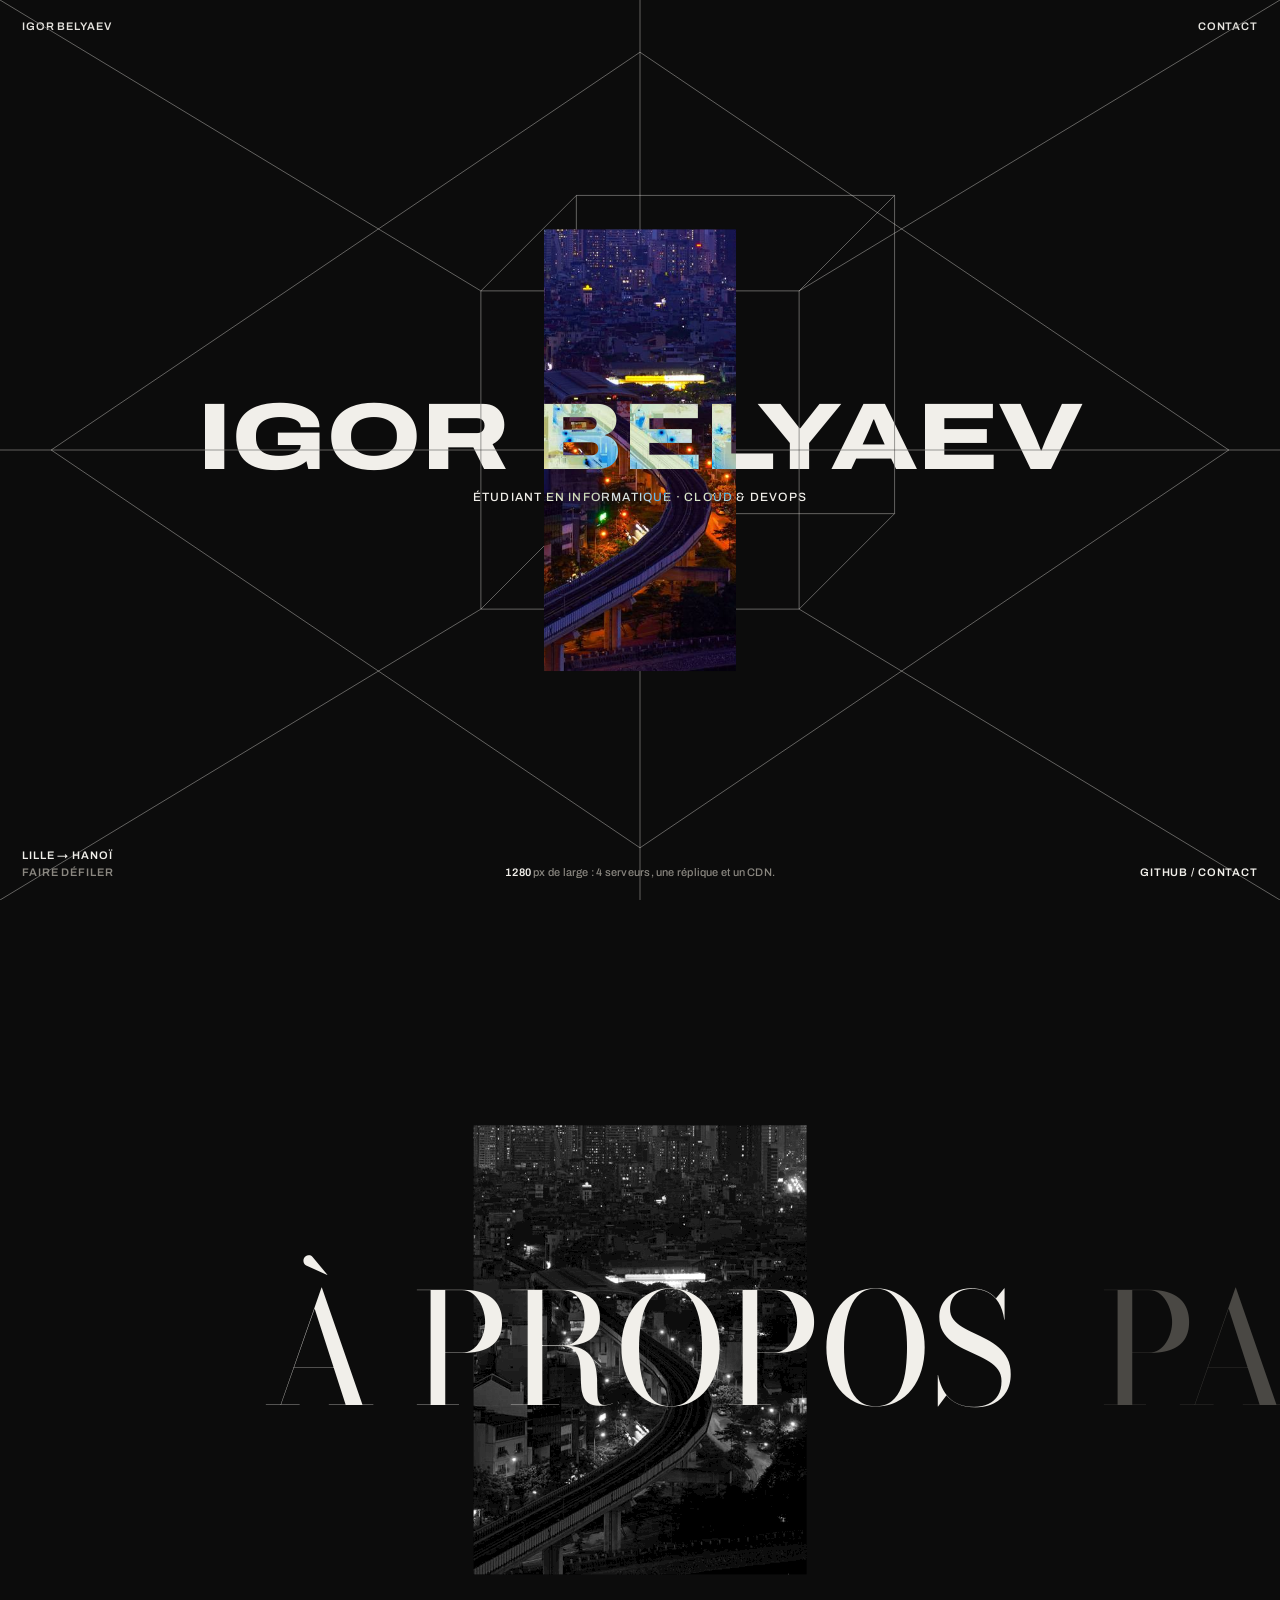
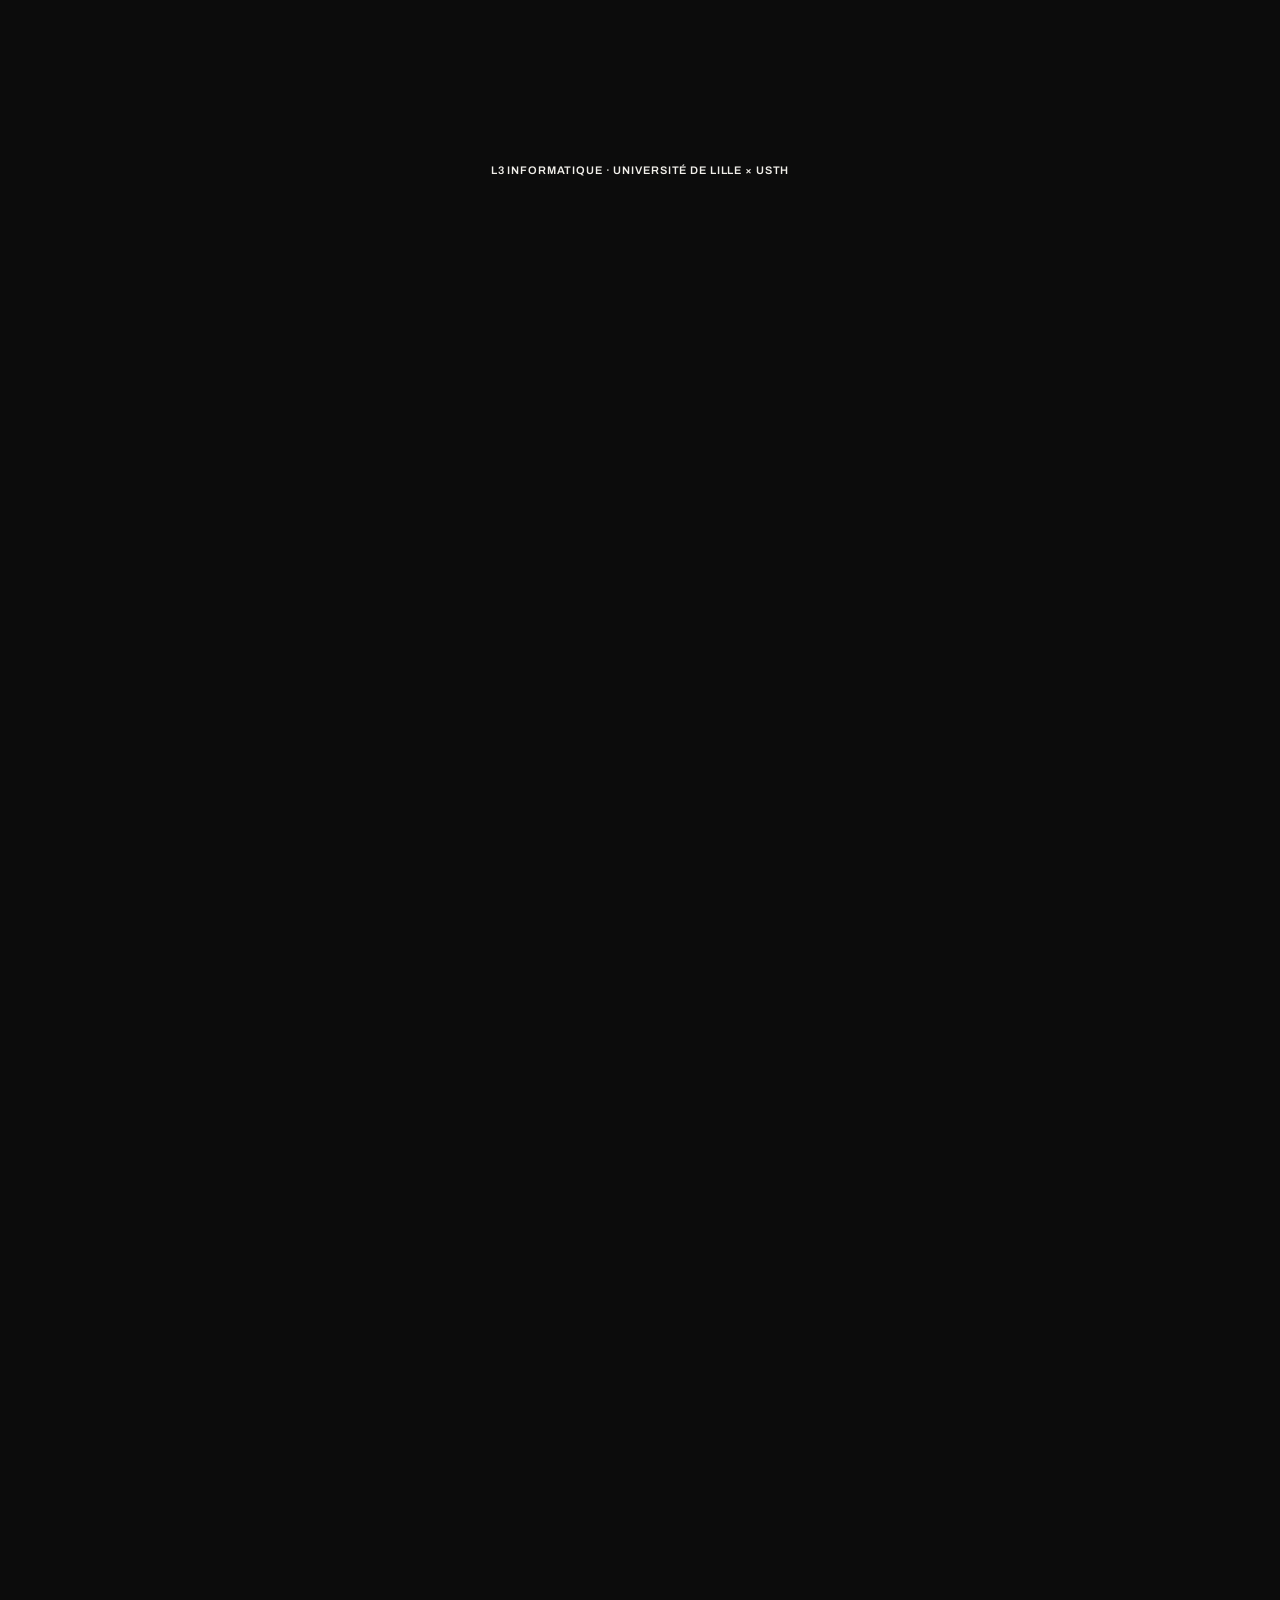
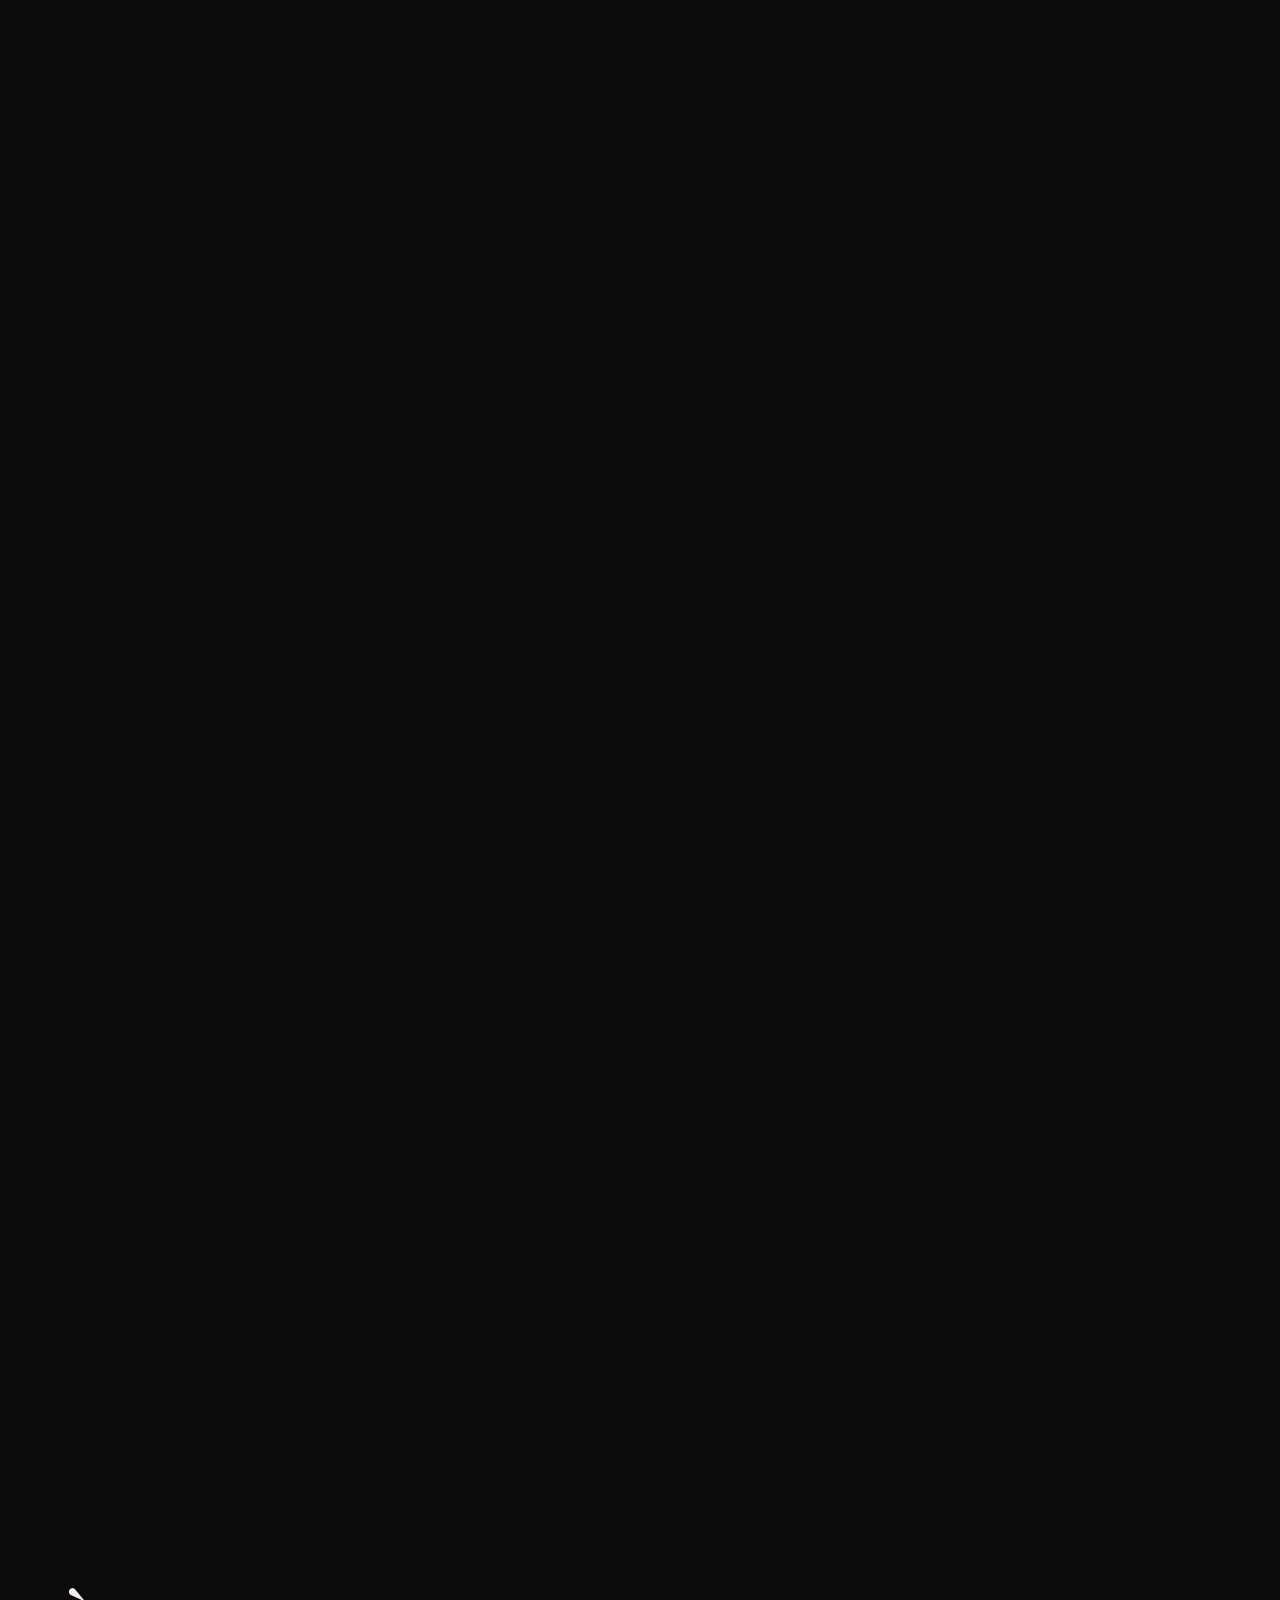
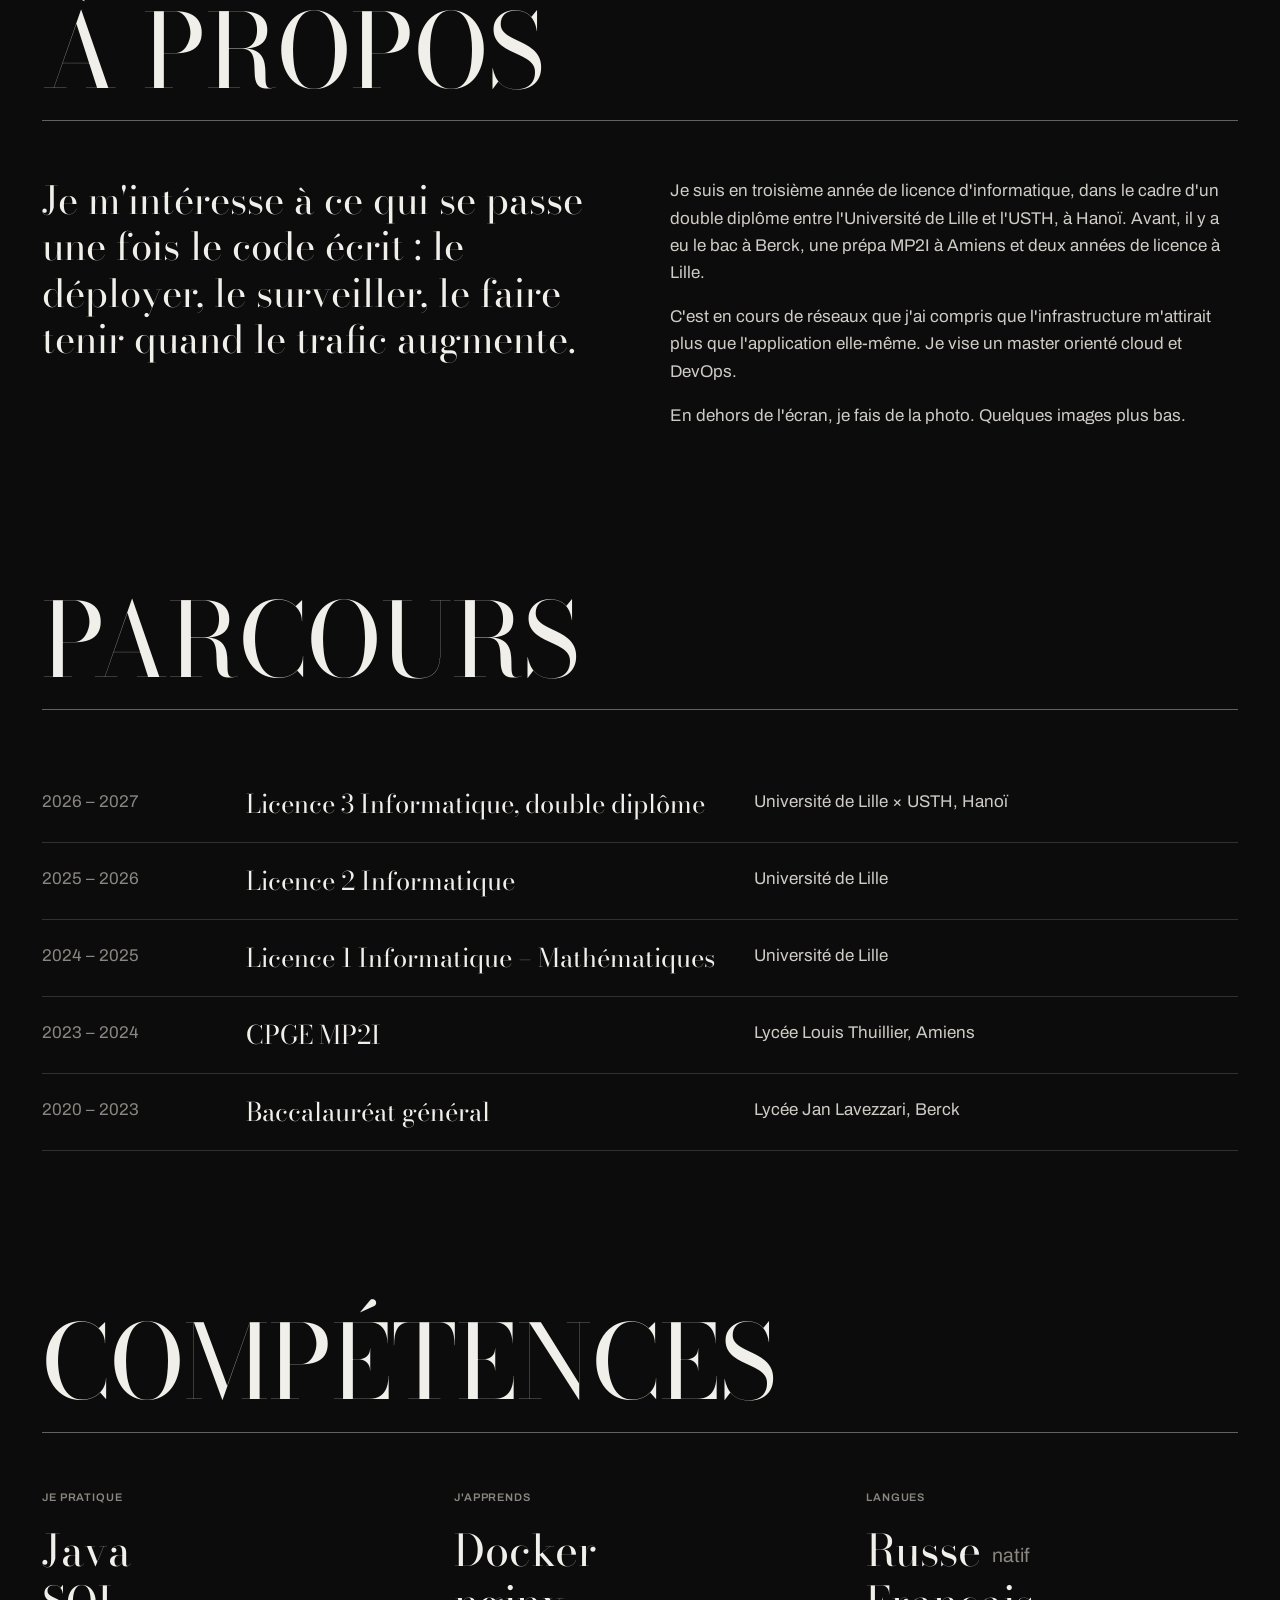
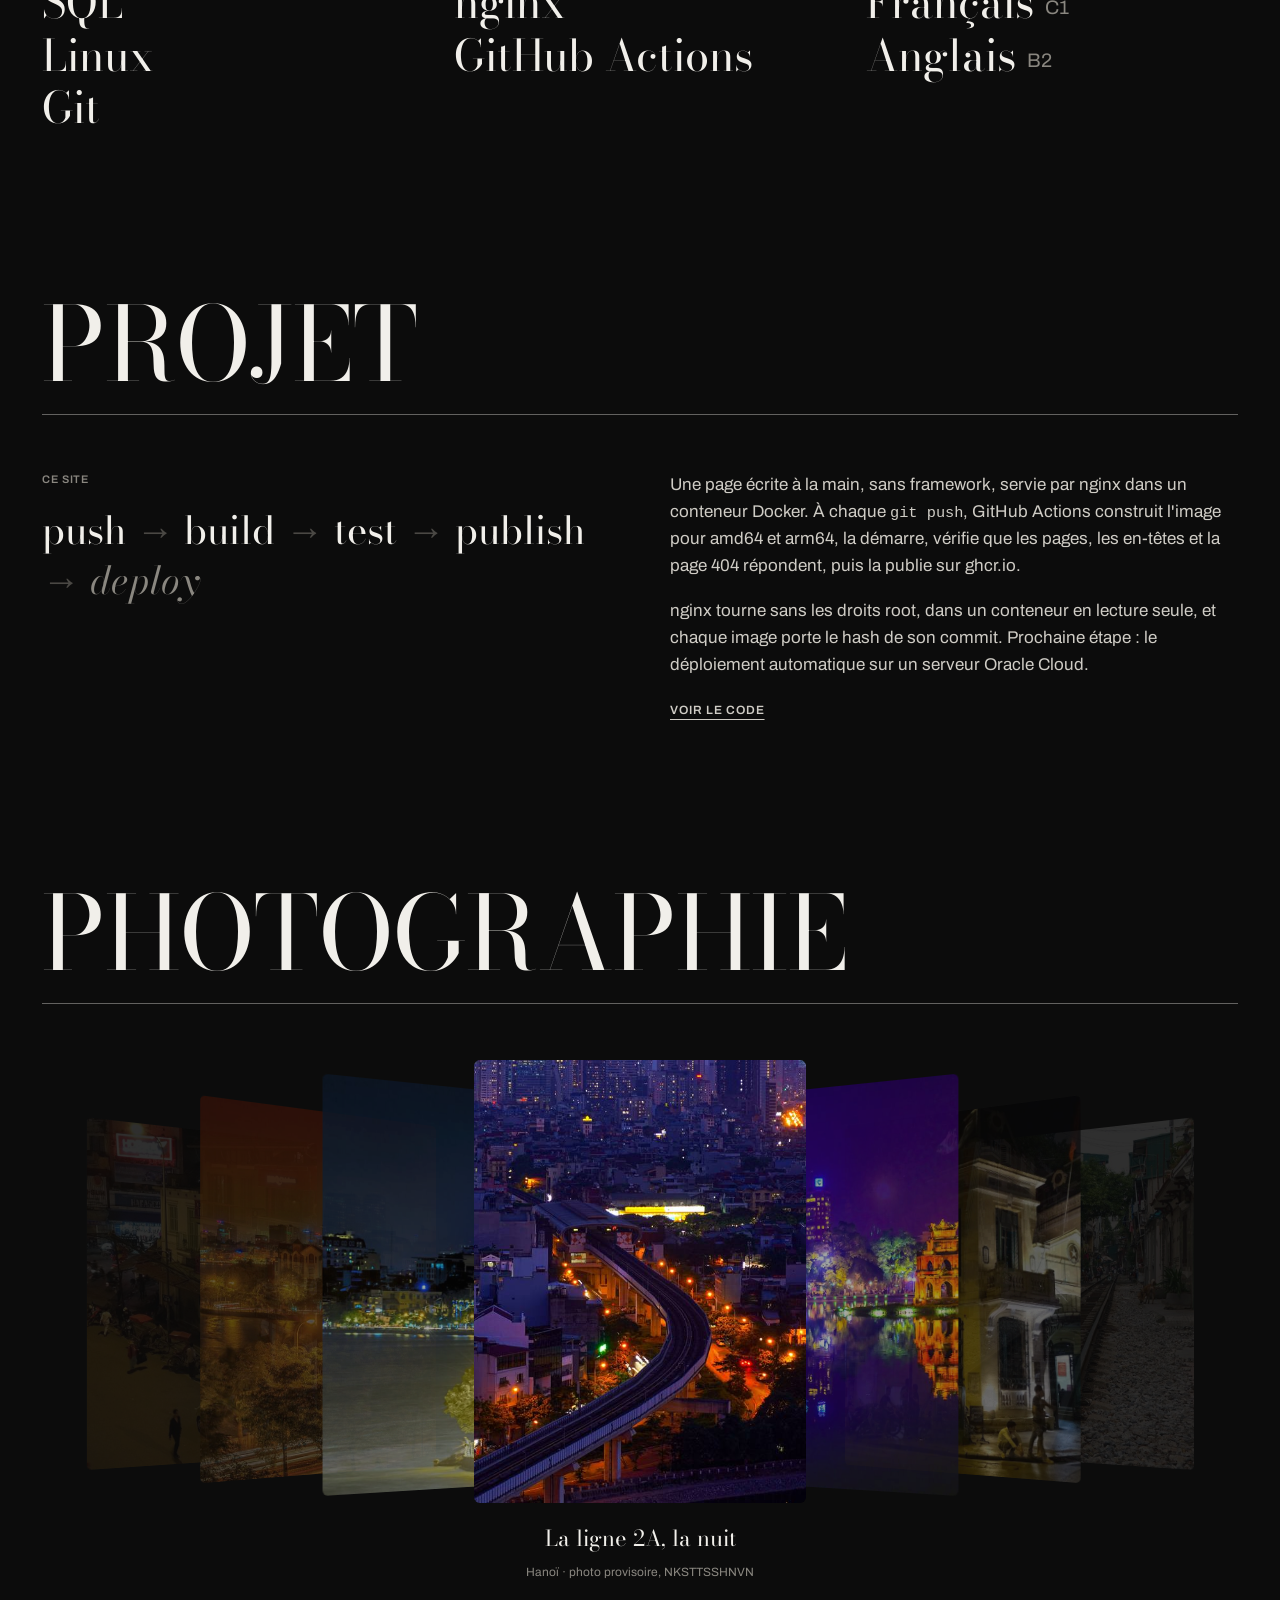
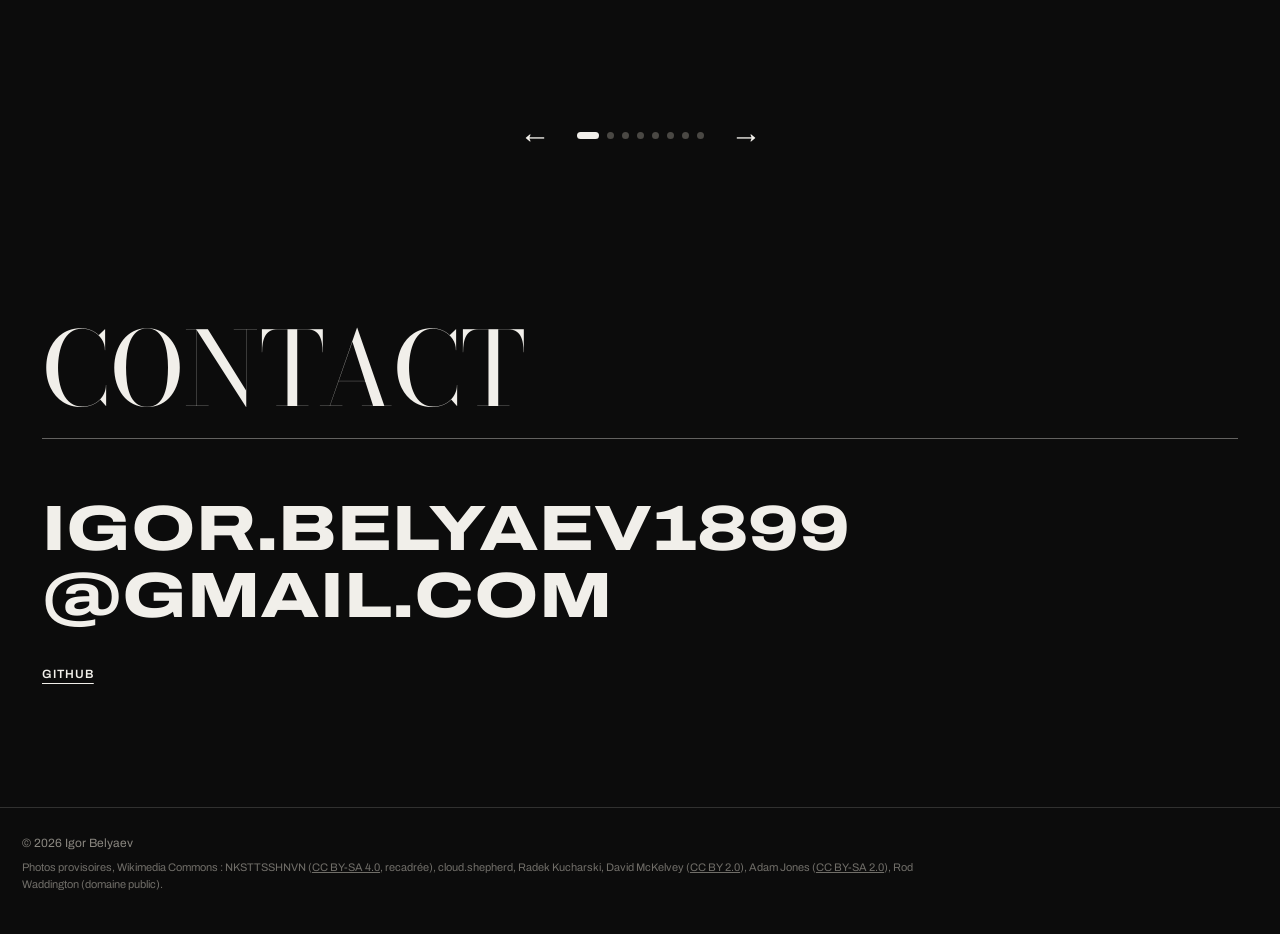
<file: sombre/index.html>
<!doctype html>
<html lang="fr">
<head>
  <meta charset="utf-8">
  <meta name="robots" content="noindex">
  <meta name="viewport" content="width=device-width, initial-scale=1">
  <title>Igor Belyaev</title>
  <meta name="description" content="Igor Belyaev, étudiant en troisième année d'informatique (Université de Lille et USTH, Hanoï), en route vers le cloud et le DevOps.">
  <link rel="preconnect" href="https://fonts.googleapis.com">
  <link rel="preconnect" href="https://fonts.gstatic.com" crossorigin>
  <link href="https://fonts.googleapis.com/css2?family=Archivo:wdth,wght@100..125,400..800&family=Bodoni+Moda:ital,opsz,wght@0,6..96,400;1,6..96,400&display=swap" rel="stylesheet">
  <link rel="stylesheet" href="css/style.css">
</head>
<body>

  <div class="dot" aria-hidden="true"></div>

  <a href="#top" class="fixed tl">Igor Belyaev</a>
  <a href="#contact" class="fixed tr">Contact</a>

  <!-- filtre « liquide » pour la transition entre les photos du ruban -->
  <svg class="defs" aria-hidden="true">
    <filter id="liquid">
      <feTurbulence type="fractalNoise" baseFrequency="0.012 0.028" numOctaves="2" seed="4" result="noise"/>
      <feDisplacementMap id="liquid-map" in="SourceGraphic" in2="noise" scale="0" xChannelSelector="R" yChannelSelector="G"/>
    </filter>
  </svg>

  <main id="top">

    <!-- Couverture : lignes de perspective, une photo au centre, le nom par-dessus -->
    <section class="cover">
      <svg class="lines" aria-hidden="true"></svg>

      <figure class="card">
        <img src="img/hero-sm.jpg" alt="Ligne de métro aérienne à Hanoï, la nuit">
        <img src="img/photos/p1.jpg" alt="">
        <img src="img/photos/p3.jpg" alt="">
        <img src="img/photos/p6.jpg" alt="">
      </figure>

      <h1 class="name">Igor Belyaev</h1>
      <p class="role">Étudiant en informatique · Cloud &amp; DevOps</p>

      <p class="corner bl">Lille → Hanoï<br><span class="muted">Faire défiler</span></p>
      <p class="corner bc" aria-hidden="true"><b id="vw">1 440</b> px de large&nbsp;: <span id="scale-text">4 serveurs, un CDN et de la supervision.</span></p>
      <p class="corner br"><a href="https://github.com/rogirouge">GitHub</a> / <a href="#contact">Contact</a></p>
    </section>

    <!-- Ruban : les mots défilent sur le côté pendant qu'on fait défiler la page -->
    <section class="ribbon" aria-label="Sommaire">
      <div class="stage">
        <div class="morph">
          <img src="img/hero-sm.jpg" alt="">
          <img src="img/photos/p3.jpg" alt="">
          <img src="img/photos/p4.jpg" alt="">
          <img src="img/photos/p6.jpg" alt="">
          <img src="img/photos/p1.jpg" alt="">
          <img src="img/contact-sm.jpg" alt="">
        </div>
        <nav class="track">
          <a href="#apropos">À propos</a>
          <a href="#parcours">Parcours</a>
          <a href="#competences">Compétences</a>
          <a href="#projet">Projet</a>
          <a href="#photo">Photographie</a>
          <a href="#contact">Contact</a>
        </nav>
        <p class="stage-note">L3 informatique · Université de Lille × USTH</p>
      </div>
    </section>

    <section id="apropos" class="block">
      <h2>À propos</h2>
      <div class="cols">
        <p class="lead">Je m'intéresse à ce qui se passe une fois le code écrit&nbsp;: le déployer, le surveiller, le faire tenir quand le trafic augmente.</p>
        <div class="text">
          <p>Je suis en troisième année de licence d'informatique, dans le cadre d'un double diplôme entre
            l'Université de Lille et l'USTH, à Hanoï. Avant, il y a eu le bac à Berck, une prépa MP2I à Amiens
            et deux années de licence à Lille.</p>
          <p>C'est en cours de réseaux que j'ai compris que l'infrastructure m'attirait plus que l'application elle-même.
            Je vise un master orienté cloud et DevOps.</p>
          <p>En dehors de l'écran, je fais de la photo. Quelques images plus bas.</p>
        </div>
      </div>
    </section>

    <section id="parcours" class="block">
      <h2>Parcours</h2>
      <ol class="rows">
        <li><span class="when">2026 – 2027</span><span class="what">Licence 3 Informatique, double diplôme</span><span class="where">Université de Lille × USTH, Hanoï</span></li>
        <li><span class="when">2025 – 2026</span><span class="what">Licence 2 Informatique</span><span class="where">Université de Lille</span></li>
        <li><span class="when">2024 – 2025</span><span class="what">Licence 1 Informatique – Mathématiques</span><span class="where">Université de Lille</span></li>
        <li><span class="when">2023 – 2024</span><span class="what">CPGE MP2I</span><span class="where">Lycée Louis Thuillier, Amiens</span></li>
        <li><span class="when">2020 – 2023</span><span class="what">Baccalauréat général</span><span class="where">Lycée Jan Lavezzari, Berck</span></li>
      </ol>
    </section>

    <section id="competences" class="block">
      <h2>Compétences</h2>
      <div class="skills">
        <div>
          <h3>Je pratique</h3>
          <p class="big">Java<br>SQL<br>Linux<br>Git</p>
        </div>
        <div>
          <h3>J'apprends</h3>
          <p class="big">Docker<br>nginx<br>GitHub Actions</p>
        </div>
        <div>
          <h3>Langues</h3>
          <p class="big">Russe <em>natif</em><br>Français <em>C1</em><br>Anglais <em>B2</em></p>
        </div>
      </div>
    </section>

    <section id="projet" class="block">
      <h2>Projet</h2>
      <div class="cols">
        <div>
          <h3>Ce site</h3>
          <p class="steps">push <span>→</span> build <span>→</span> test <span>→</span> publish <span>→</span> <i>deploy</i></p>
        </div>
        <div class="text">
          <p>Une page écrite à la main, sans framework, servie par nginx dans un conteneur Docker.
            À chaque <code>git push</code>, GitHub Actions construit l'image pour amd64 et arm64, la démarre,
            vérifie que les pages, les en-têtes et la page 404 répondent, puis la publie sur ghcr.io.</p>
          <p>nginx tourne sans les droits root, dans un conteneur en lecture seule, et chaque image porte le hash
            de son commit. Prochaine étape&nbsp;: le déploiement automatique sur un serveur Oracle Cloud.</p>
          <p><a class="link" href="https://github.com/rogirouge/portfolio">Voir le code</a></p>
        </div>
      </div>
    </section>

    <section id="photo" class="block">
      <h2>Photographie</h2>
      <div class="cf" tabindex="0" aria-roledescription="carrousel" aria-label="Photographies">
        <figure class="cf-item">
          <img src="img/hero-sm.jpg" alt="Ligne de métro aérienne à Hanoï, la nuit" loading="lazy">
          <figcaption><b>La ligne 2A, la nuit</b><span>Hanoï · photo provisoire, NKSTTSSHNVN</span></figcaption>
        </figure>
        <figure class="cf-item">
          <img src="img/photos/p1.jpg" alt="Le lac Hoàn Kiếm illuminé" loading="lazy">
          <figcaption><b>Hoàn Kiếm</b><span>Hanoï · photo provisoire, cloud.shepherd</span></figcaption>
        </figure>
        <figure class="cf-item">
          <img src="img/photos/p3.jpg" alt="Rue du vieux quartier de Hanoï, la nuit" loading="lazy">
          <figcaption><b>Vieux quartier</b><span>Hanoï · photo provisoire, Adam Jones</span></figcaption>
        </figure>
        <figure class="cf-item">
          <img src="img/photos/p4.jpg" alt="Voie ferrée entre les maisons, Train Street" loading="lazy">
          <figcaption><b>Train Street, le jour</b><span>Hanoï · photo provisoire, Radek Kucharski</span></figcaption>
        </figure>
        <figure class="cf-item">
          <img src="img/contact-sm.jpg" alt="Un train passe dans Train Street, le soir" loading="lazy">
          <figcaption><b>Train Street, le soir</b><span>Hanoï · photo provisoire, Rod Waddington</span></figcaption>
        </figure>
        <figure class="cf-item">
          <img src="img/photos/p6.jpg" alt="Carrefour animé du vieux quartier" loading="lazy">
          <figcaption><b>Carrefour</b><span>Hanoï · photo provisoire, David McKelvey</span></figcaption>
        </figure>
        <figure class="cf-item">
          <img src="img/photos/p2.jpg" alt="Hanoï vu d'en haut, la nuit" loading="lazy">
          <figcaption><b>Au bord du lac</b><span>Hanoï · photo provisoire, cloud.shepherd</span></figcaption>
        </figure>
        <figure class="cf-item">
          <img src="img/photos/p7.jpg" alt="Lumières de Hanoï, la nuit" loading="lazy">
          <figcaption><b>Lumières</b><span>Hanoï · photo provisoire, cloud.shepherd</span></figcaption>
        </figure>
      </div>
      <div class="cf-controls">
        <button class="cf-prev" aria-label="Photo précédente">←</button>
        <div class="cf-dots"></div>
        <button class="cf-next" aria-label="Photo suivante">→</button>
      </div>
    </section>

    <section id="contact" class="block contact">
      <h2>Contact</h2>
      <a class="mail" href="mailto:igor.belyaev1899@gmail.com">igor.belyaev1899<wbr>@gmail.com</a>
      <p class="contact-links"><a class="link" href="https://github.com/rogirouge">GitHub</a></p>
    </section>

  </main>

  <footer class="footer">
    <p>© 2026 Igor Belyaev</p>
    <p class="credits">Photos provisoires, Wikimedia Commons&nbsp;:
      NKSTTSSHNVN (<a href="https://creativecommons.org/licenses/by-sa/4.0/deed.fr">CC BY-SA 4.0</a>, recadrée),
      cloud.shepherd, Radek Kucharski, David McKelvey (<a href="https://creativecommons.org/licenses/by/2.0/deed.fr">CC BY 2.0</a>),
      Adam Jones (<a href="https://creativecommons.org/licenses/by-sa/2.0/deed.fr">CC BY-SA 2.0</a>),
      Rod Waddington (domaine public).</p>
  </footer>

  <script src="js/main.js"></script>
</body>
</html>
</file>
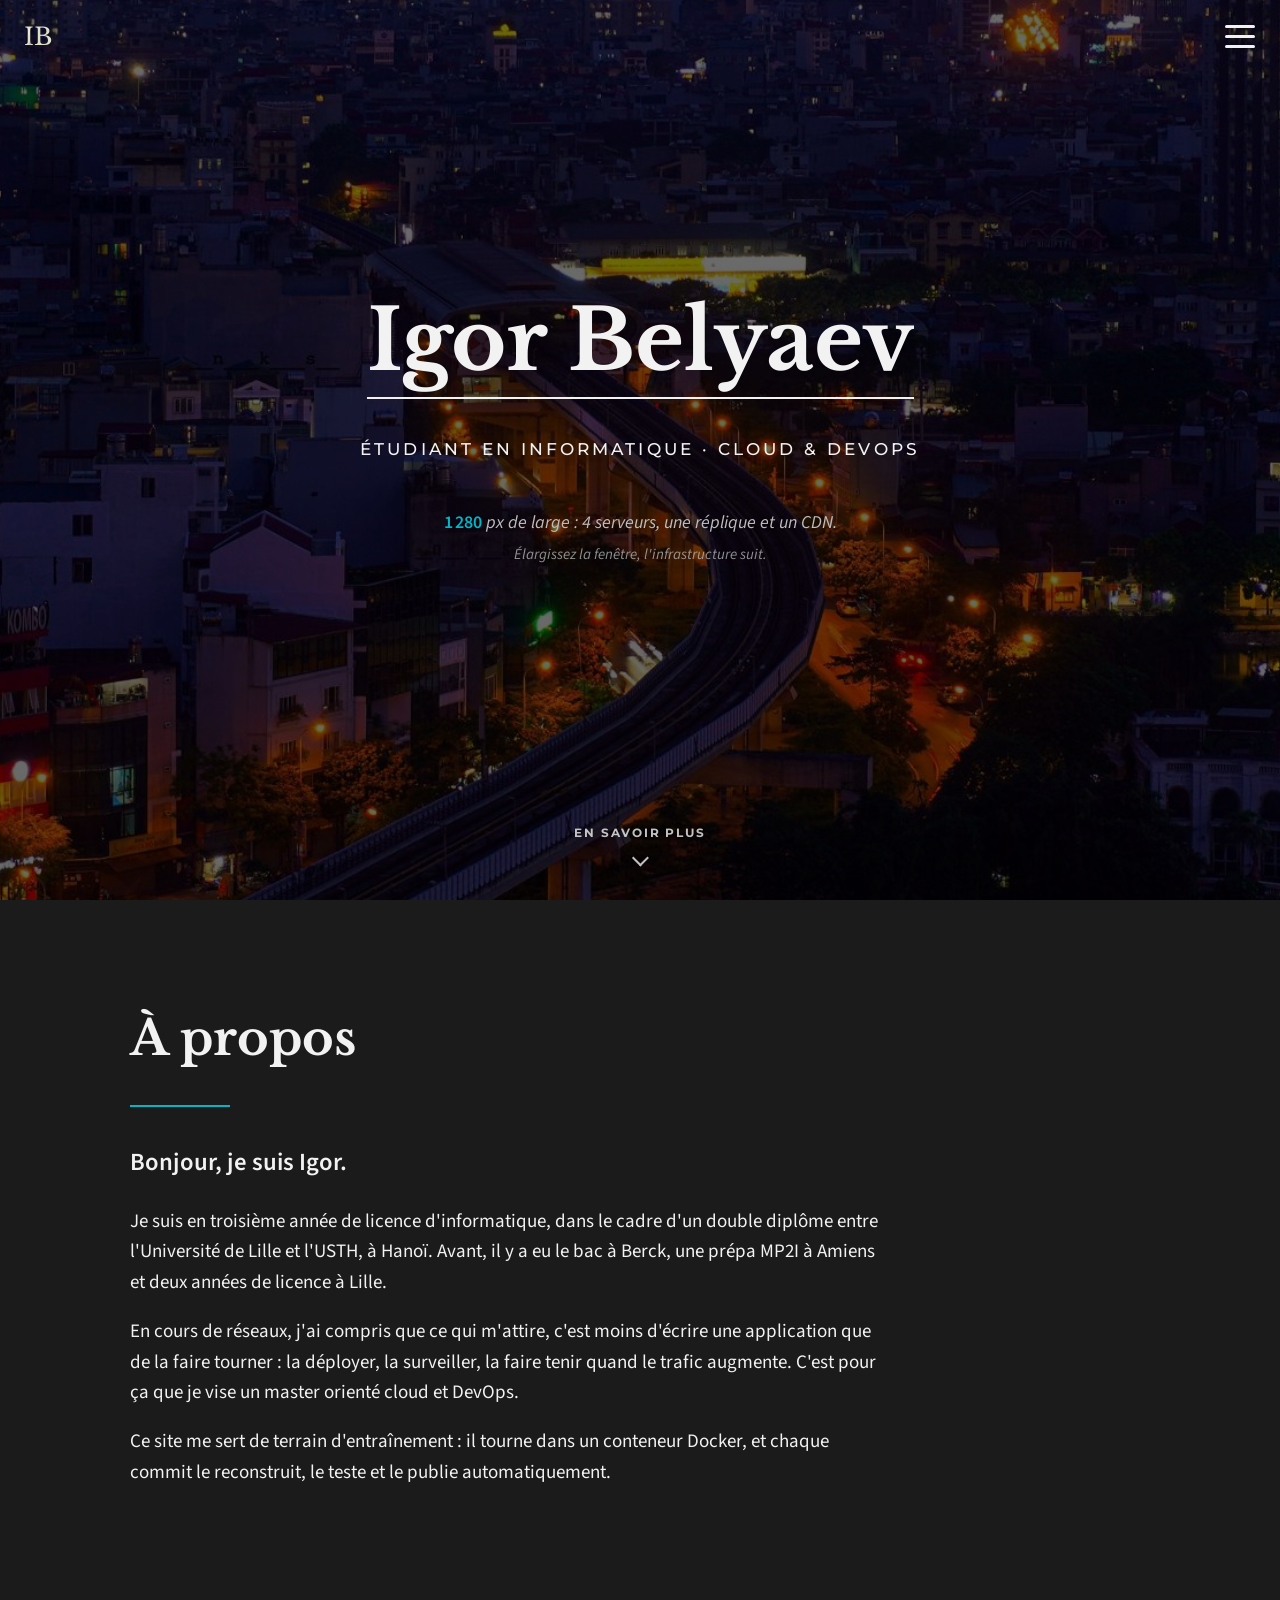
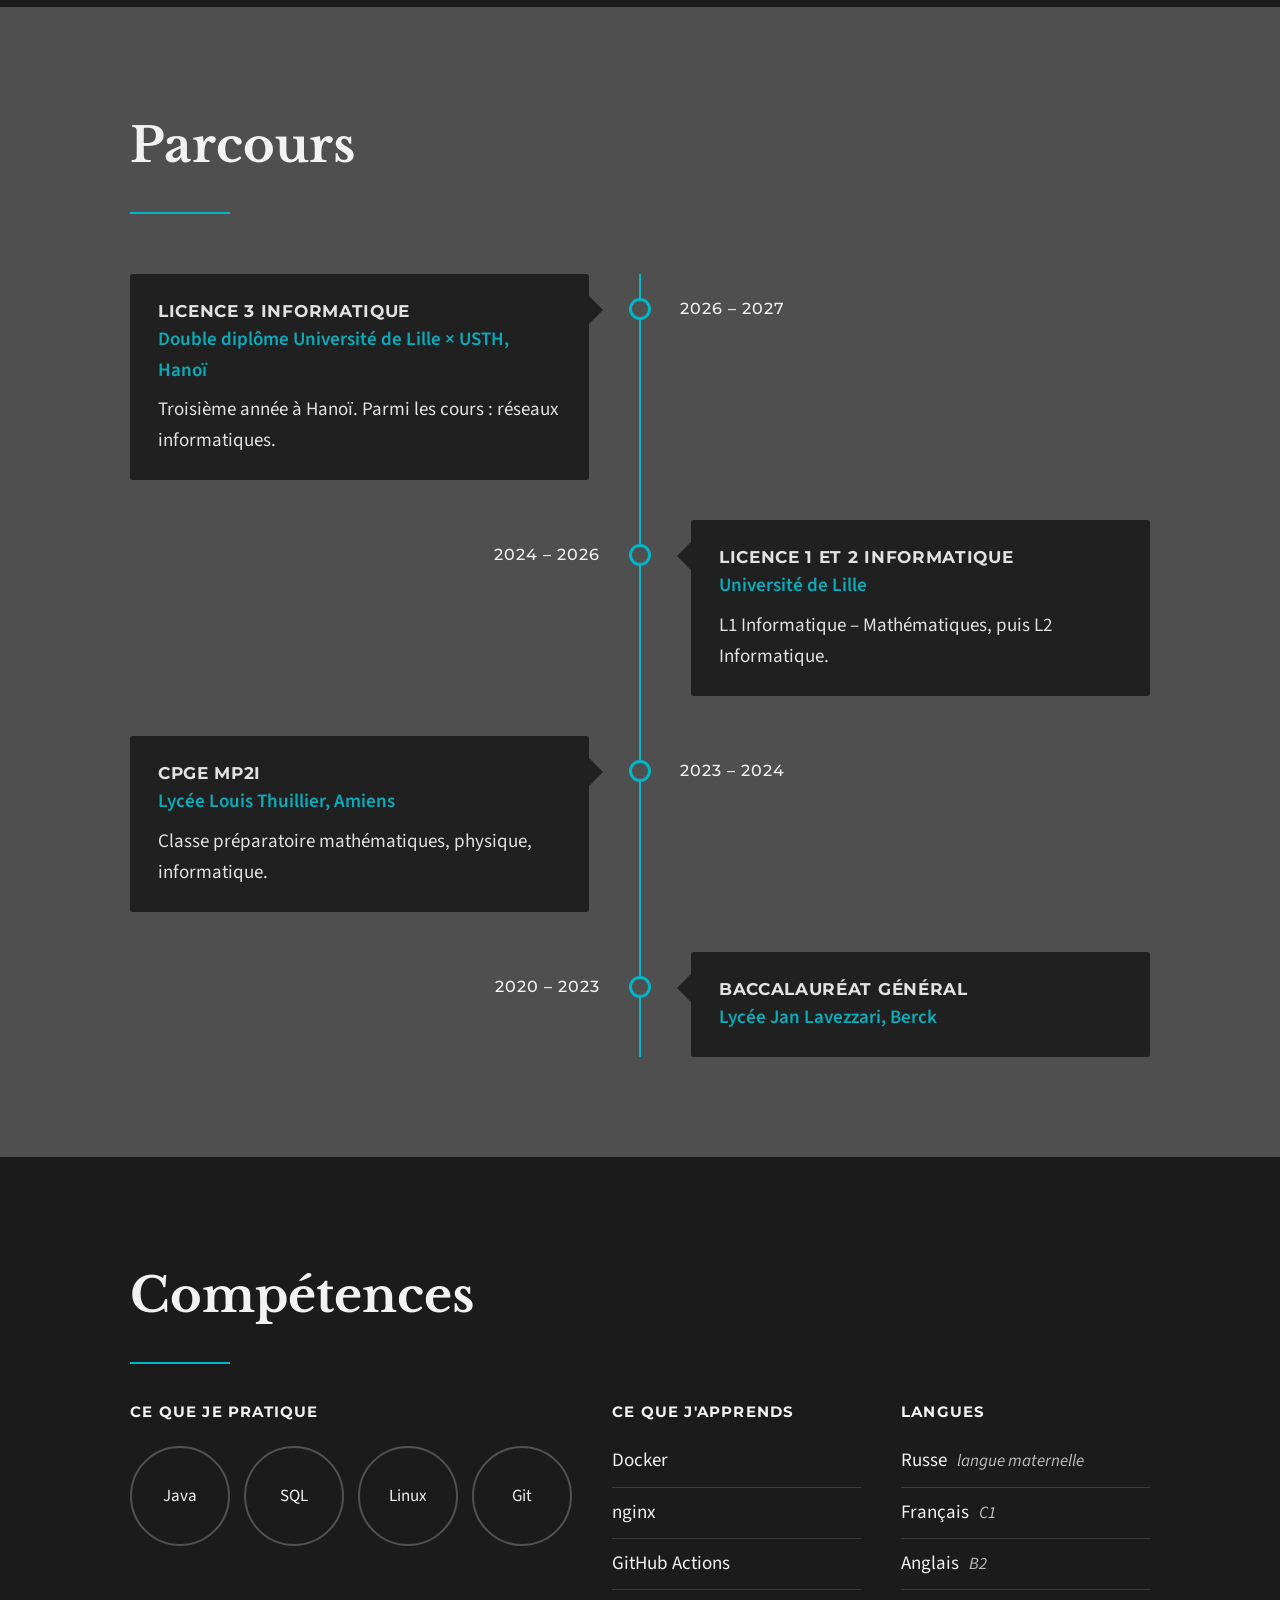
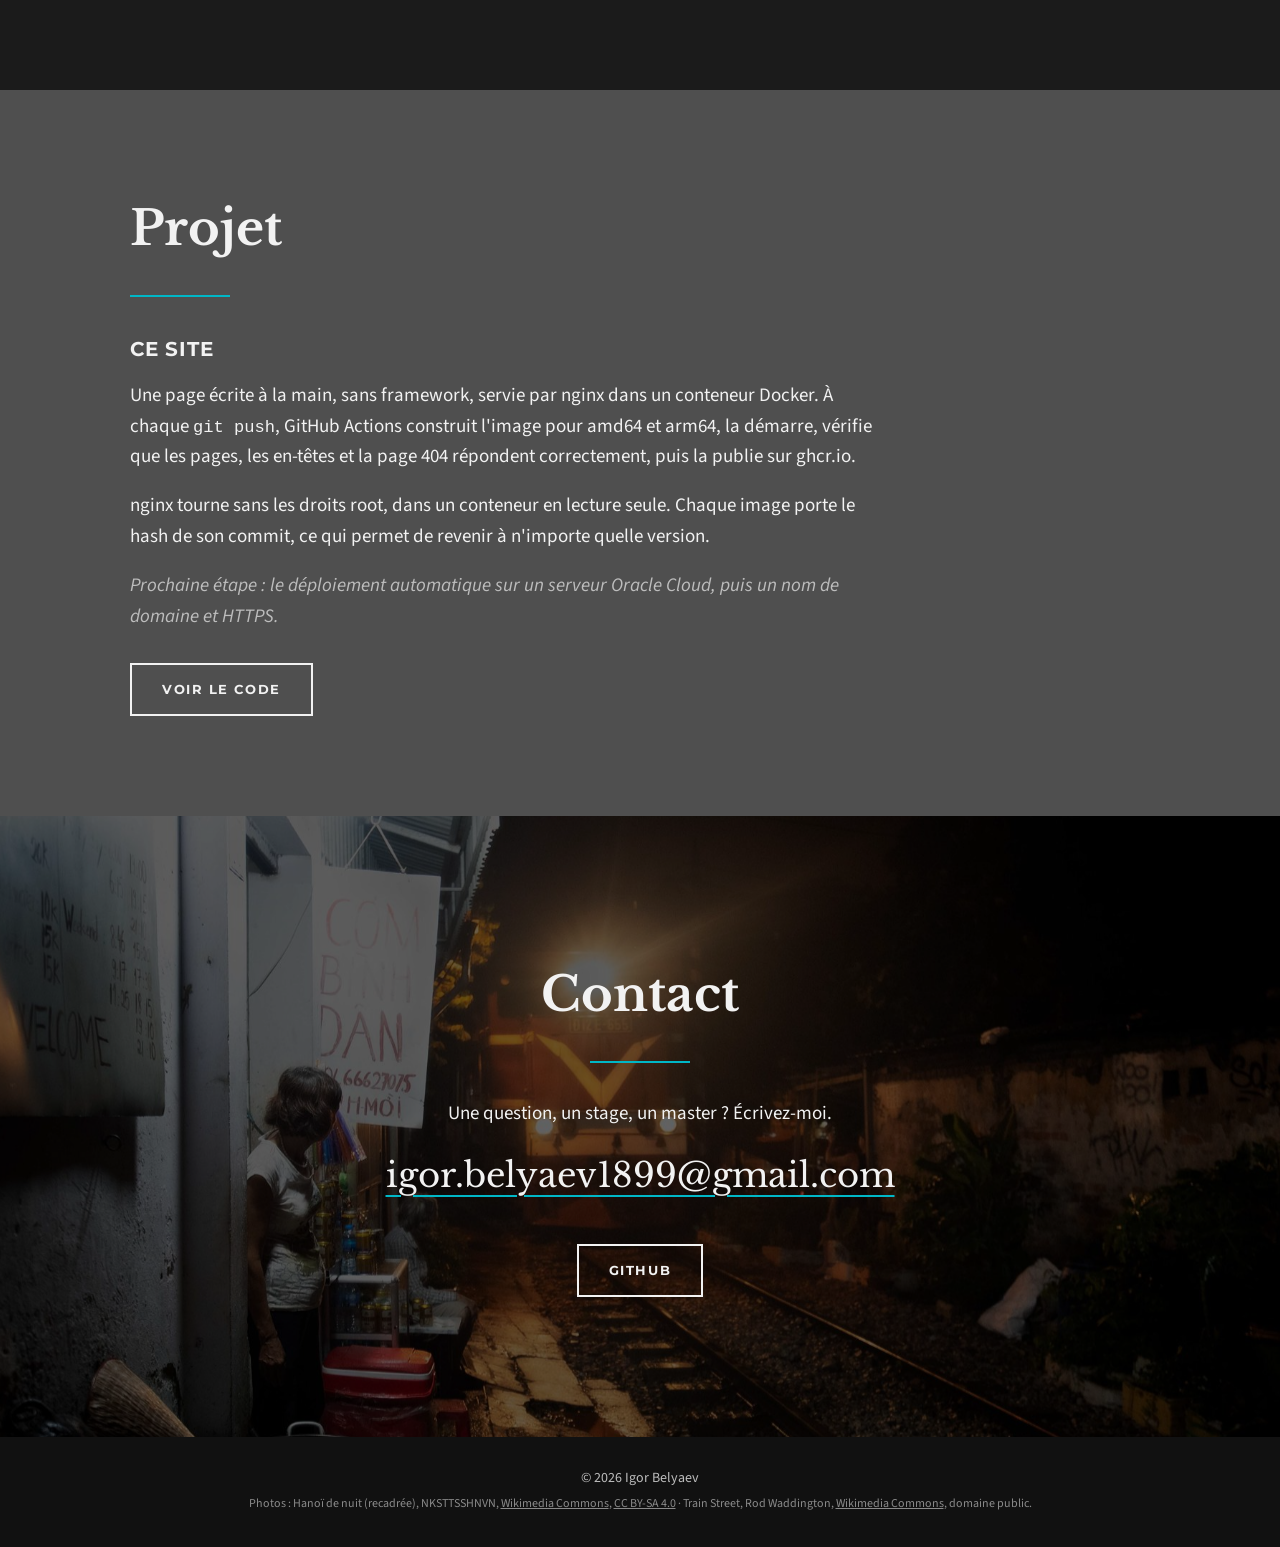
<file: v2/index.html>
<!doctype html>
<html lang="fr">
<head>
  <meta charset="utf-8">
  <meta name="robots" content="noindex">
  <meta name="viewport" content="width=device-width, initial-scale=1">
  <title>Igor Belyaev</title>
  <meta name="description" content="Igor Belyaev, étudiant en troisième année d'informatique (Université de Lille et USTH, Hanoï), en route vers le cloud et le DevOps.">
  <link rel="preconnect" href="https://fonts.googleapis.com">
  <link rel="preconnect" href="https://fonts.gstatic.com" crossorigin>
  <link href="https://fonts.googleapis.com/css2?family=Libre+Baskerville:wght@700&family=Montserrat:wght@500;700&family=Source+Sans+3:ital,wght@0,400;0,600;1,400&display=swap" rel="stylesheet">
  <link rel="stylesheet" href="css/style.css">
</head>
<body>

  <a href="#intro" class="logo">IB</a>
  <button class="toggle" aria-expanded="false" aria-controls="menu" aria-label="Menu">
    <span class="line"></span><span class="line"></span><span class="line"></span>
  </button>

  <nav id="menu" class="overlay" aria-hidden="true">
    <ul class="menu">
      <li><a href="#intro">Accueil</a></li>
      <li><a href="#about">À propos</a></li>
      <li><a href="#parcours">Parcours</a></li>
      <li><a href="#skills">Compétences</a></li>
      <li><a href="#projet">Projet</a></li>
      <li><a href="#contact">Contact</a></li>
    </ul>
  </nav>

  <main>

    <section id="intro" class="intro">
      <div class="bg"></div>
      <div class="intro-body">
        <h1 class="name"><span>Igor Belyaev</span></h1>
        <p class="subtitle">Étudiant en informatique · Cloud &amp; DevOps</p>

        <!-- la phrase change avec la largeur de la fenêtre (seuils dans main.js) -->
        <p class="scale" aria-hidden="true">
          <span class="scale-px"><b id="vw">1 280</b> px de large&nbsp;:</span>
          <span id="scale-text">4 serveurs et une réplique de la base.</span>
          <span class="scale-hint">Élargissez la fenêtre, l'infrastructure suit.</span>
        </p>
      </div>
      <a href="#about" class="more">En savoir plus<span class="chevron"></span></a>
    </section>

    <section id="about" class="section dark">
      <div class="wrap">
        <h2>À propos</h2>
        <span class="divider"></span>
        <div class="text">
          <p class="lead">Bonjour, je suis Igor.</p>
          <p>Je suis en troisième année de licence d'informatique, dans le cadre d'un double diplôme entre
            l'Université de Lille et l'USTH, à Hanoï. Avant, il y a eu le bac à Berck, une prépa MP2I à Amiens
            et deux années de licence à Lille.</p>
          <p>En cours de réseaux, j'ai compris que ce qui m'attire, c'est moins d'écrire une application que de la faire tourner&nbsp;:
            la déployer, la surveiller, la faire tenir quand le trafic augmente. C'est pour ça que je vise un master orienté cloud et DevOps.</p>
          <p>Ce site me sert de terrain d'entraînement&nbsp;: il tourne dans un conteneur Docker, et chaque commit le reconstruit,
            le teste et le publie automatiquement.</p>
        </div>
      </div>
    </section>

    <section id="parcours" class="section grey">
      <div class="wrap">
        <h2>Parcours</h2>
        <span class="divider"></span>

        <ol class="timeline">
          <li>
            <div class="card">
              <h3>Licence 3 Informatique</h3>
              <p class="place">Double diplôme Université de Lille × USTH, Hanoï</p>
              <p>Troisième année à Hanoï. Parmi les cours&nbsp;: réseaux informatiques.</p>
            </div>
            <span class="dot"></span>
            <span class="date">2026 – 2027</span>
          </li>
          <li>
            <div class="card">
              <h3>Licence 1 et 2 Informatique</h3>
              <p class="place">Université de Lille</p>
              <p>L1 Informatique – Mathématiques, puis L2 Informatique.</p>
            </div>
            <span class="dot"></span>
            <span class="date">2024 – 2026</span>
          </li>
          <li>
            <div class="card">
              <h3>CPGE MP2I</h3>
              <p class="place">Lycée Louis Thuillier, Amiens</p>
              <p>Classe préparatoire mathématiques, physique, informatique.</p>
            </div>
            <span class="dot"></span>
            <span class="date">2023 – 2024</span>
          </li>
          <li>
            <div class="card">
              <h3>Baccalauréat général</h3>
              <p class="place">Lycée Jan Lavezzari, Berck</p>
            </div>
            <span class="dot"></span>
            <span class="date">2020 – 2023</span>
          </li>
        </ol>
      </div>
    </section>

    <section id="skills" class="section dark">
      <div class="wrap">
        <h2>Compétences</h2>
        <span class="divider"></span>

        <div class="skills">
          <div>
            <h3>Ce que je pratique</h3>
            <ul class="circles">
              <li>Java</li><li>SQL</li><li>Linux</li><li>Git</li>
            </ul>
          </div>
          <div>
            <h3>Ce que j'apprends</h3>
            <ul class="list">
              <li>Docker</li>
              <li>nginx</li>
              <li>GitHub Actions</li>
            </ul>
          </div>
          <div>
            <h3>Langues</h3>
            <ul class="list">
              <li>Russe <em>langue maternelle</em></li>
              <li>Français <em>C1</em></li>
              <li>Anglais <em>B2</em></li>
            </ul>
          </div>
        </div>
      </div>
    </section>

    <section id="projet" class="section grey">
      <div class="wrap">
        <h2>Projet</h2>
        <span class="divider"></span>
        <div class="text">
          <h3 class="project">Ce site</h3>
          <p>Une page écrite à la main, sans framework, servie par nginx dans un conteneur Docker.
            À chaque <code>git push</code>, GitHub Actions construit l'image pour amd64 et arm64, la démarre,
            vérifie que les pages, les en-têtes et la page 404 répondent correctement, puis la publie sur ghcr.io.</p>
          <p>nginx tourne sans les droits root, dans un conteneur en lecture seule. Chaque image porte le hash
            de son commit, ce qui permet de revenir à n'importe quelle version.</p>
          <p class="muted">Prochaine étape&nbsp;: le déploiement automatique sur un serveur Oracle Cloud, puis un nom de domaine et HTTPS.</p>
          <a class="btn" href="https://github.com/rogirouge/portfolio">Voir le code</a>
        </div>
      </div>
    </section>

    <section id="contact" class="contact">
      <div class="bg"></div>
      <div class="wrap center">
        <h2>Contact</h2>
        <span class="divider"></span>
        <p>Une question, un stage, un master&nbsp;? Écrivez-moi.</p>
        <a class="mail" href="mailto:igor.belyaev1899@gmail.com">igor.belyaev1899@gmail.com</a>
        <a class="btn" href="https://github.com/rogirouge">GitHub</a>
      </div>
    </section>

  </main>

  <footer class="footer">
    <p>© 2026 Igor Belyaev</p>
    <p class="credits">Photos&nbsp;: Hanoï de nuit (recadrée), NKSTTSSHNVN,
      <a href="https://commons.wikimedia.org/wiki/File:Hanoi_by_night_-_NKS.jpg">Wikimedia Commons</a>,
      <a href="https://creativecommons.org/licenses/by-sa/4.0/deed.fr">CC BY-SA 4.0</a> ·
      Train Street, Rod Waddington,
      <a href="https://commons.wikimedia.org/wiki/File:Train_Street,_Hanoi_(50004299243).jpg">Wikimedia Commons</a>, domaine public.</p>
  </footer>

  <script src="js/main.js"></script>
</body>
</html>
</file>
<file: couloir/css/style.css>
:root {
  --bg: #0b0b0b;
  --fg: #f2f2f2;
  --text: #d6d6d6;
  --muted: #a9a9a9;
  --line: rgba(242, 242, 242, .32);
  --rule: rgba(242, 242, 242, .14);

  --font: Archivo, "Helvetica Neue", Arial, sans-serif;
  --ease: cubic-bezier(.22, .61, .36, 1);

  --gutter: clamp(16px, 2.4vw, 32px);
  --max: 1480px;

  /* carte de la couverture et écart avec le nom */
  --cw: clamp(120px, 14vw, 210px);
  --ch: min(calc(var(--cw) * 2.25), 58svh);
  --gap: clamp(14px, 1.6vw, 28px);
  --name: 6.2vw;

  /* largeur d'une photo du carrousel */
  --pw: clamp(220px, 25vw, 360px);
}

*, *::before, *::after { box-sizing: border-box; }

html { scroll-behavior: smooth; }

body {
  margin: 0;
  /* les photos du carrousel débordent sur les côtés : on coupe au bord de la fenêtre,
     sinon les téléphones dézooment toute la page */
  overflow-x: clip;
  font-family: var(--font);
  font-size: 18px;
  line-height: 1.6;
  color: var(--text);
  background: var(--bg);
  -webkit-font-smoothing: antialiased;
}

a { color: var(--fg); }
button { font: inherit; color: inherit; }
a:focus-visible, button:focus-visible, .cf:focus-visible { outline: 1px solid var(--fg); outline-offset: 4px; }
::selection { background: var(--fg); color: var(--bg); }

h1, h2, h3, p, figure, dl, dd { margin: 0; }

code { font-family: ui-monospace, Menlo, Consolas, monospace; font-size: .86em; }

/* petits libellés en capitales */
.label, .bar, .hero-corner, .hero-role, .stop-years, .pipeline li, .arrow, .copy, .menu-foot, .cf-count {
  font-size: 13px;
  font-weight: 600;
  line-height: 1.45;
  letter-spacing: .09em;
  text-transform: uppercase;
}

.skip {
  position: absolute;
  top: -100px;
  left: var(--gutter);
  z-index: 100;
  padding: 8px 14px;
  background: var(--fg);
  color: var(--bg);
}
.skip:focus { top: 12px; }

/* ---------- Point qui suit la souris ---------- */

.dot {
  position: fixed;
  top: 0;
  left: 0;
  z-index: 90;
  width: 12px;
  height: 12px;
  margin: -6px 0 0 -6px;
  border-radius: 50%;
  background: #fff;
  pointer-events: none;
  mix-blend-mode: difference;
  opacity: 0;
  transition: width .3s var(--ease), height .3s var(--ease), margin .3s var(--ease), opacity .3s;
}
.dot.on { opacity: 1; }
.dot.big { width: 46px; height: 46px; margin: -23px 0 0 -23px; }
@media (hover: none) { .dot { display: none; } }

/* ---------- Barre fixe ---------- */

.bar {
  position: fixed;
  top: 0;
  left: 0;
  right: 0;
  z-index: 60;
  display: flex;
  justify-content: space-between;
  align-items: center;
  padding: 18px var(--gutter);
  color: #fff;
  mix-blend-mode: difference;
  pointer-events: none;
}
.bar a, .bar button { pointer-events: auto; text-decoration: none; color: #fff; }
.menu-button { padding: 0; border: 0; background: none; letter-spacing: inherit; text-transform: inherit; font-weight: inherit; cursor: pointer; }

/* ---------- Menu plein écran ---------- */

.menu {
  position: fixed;
  inset: 0;
  z-index: 55;
  display: flex;
  flex-direction: column;
  justify-content: center;
  padding: 70px var(--gutter);
  background: var(--bg);
  opacity: 0;
  visibility: hidden;
  transition: opacity .4s, visibility .4s;
}
.menu-open { overflow: hidden; }
.menu-open .menu { opacity: 1; visibility: visible; }

.menu ul { margin: 0; padding: 0; list-style: none; }
.menu li { overflow: hidden; }
.menu li a {
  display: inline-block;
  font-size: min(11vh, 10.5vw);
  font-weight: 800;
  font-stretch: 82%;
  line-height: 1;
  letter-spacing: -.01em;
  text-transform: uppercase;
  text-decoration: none;
  transform: translateY(105%);
  transition: transform .7s var(--ease), font-stretch .6s var(--ease), color .3s;
}
.menu-open .menu li a { transform: none; }
.menu-open .menu li:nth-child(2) a { transition-delay: .05s, 0s, 0s; }
.menu-open .menu li:nth-child(3) a { transition-delay: .1s, 0s, 0s; }
.menu-open .menu li:nth-child(4) a { transition-delay: .15s, 0s, 0s; }
.menu-open .menu li:nth-child(5) a { transition-delay: .2s, 0s, 0s; }
.menu-open .menu li:nth-child(6) a { transition-delay: .25s, 0s, 0s; }
.menu li a:hover, .menu li a:focus-visible { font-stretch: 125%; }
.menu ul:hover a:not(:hover) { color: #6b6b6b; }

.menu-foot {
  position: absolute;
  left: var(--gutter);
  right: var(--gutter);
  bottom: 22px;
  display: flex;
  justify-content: space-between;
  gap: 20px;
}
.menu-foot a { text-decoration: none; }
.menu-foot a:hover { text-decoration: underline; }

/* ---------- Couverture ---------- */

.hero { position: relative; }
.js .hero { height: 230svh; }

.hero-stage {
  position: relative;
  height: 100svh;
  min-height: 540px;
  overflow: hidden;
}
.js .hero-stage { position: sticky; top: 0; }

.hero-card {
  position: absolute;
  top: 50%;
  left: 50%;
  width: var(--cw);
  height: var(--ch);
  overflow: hidden;
  z-index: 1;
  background: #161616;
  transform: translate(-50%, -50%);
  animation: card-in 1.1s var(--ease) .15s both;
}
.hero-card img { display: block; width: 100%; height: 100%; object-fit: cover; }

@keyframes card-in { from { clip-path: inset(50% 0 50% 0); } to { clip-path: inset(0); } }

.hero-lines {
  position: absolute;
  inset: 0;
  width: 100%;
  height: 100%;
  pointer-events: none;
  animation: lines-in 1.6s var(--ease) both;
}
.hero-lines path, .cf-lines path, .mail-lines path {
  fill: none;
  stroke: var(--line);
  stroke-width: 1;
  vector-effect: non-scaling-stroke;
}
@keyframes lines-in { from { opacity: 0; transform: scale(.82); } }

.hero-name {
  font-size: var(--name);
  font-weight: 800;
  font-stretch: 125%;
  line-height: .9;
  letter-spacing: -.01em;
  text-transform: uppercase;
  color: var(--fg);
}
.w {
  position: absolute;
  top: 50%;
  z-index: 2;
  overflow: hidden;
  white-space: nowrap;
  transform: translateY(-50%);
}
/* le fond des textes cache les lignes qui passent dessous */
.w > span { display: inline-block; padding: .04em .16em; background: var(--bg); }
.w1 { right: calc(50% + var(--cw) / 2 + var(--gap)); }
.w2 { left: calc(50% + var(--cw) / 2 + var(--gap)); }
.w1 > span { animation: from-right 1s var(--ease) .55s both; }
.w2 > span { animation: from-left 1s var(--ease) .55s both; }
@keyframes from-right { from { transform: translateX(105%); } }
@keyframes from-left { from { transform: translateX(-105%); } }

.hero-role {
  position: absolute;
  top: calc(50% + var(--ch) / 2 + 24px);
  left: 50%;
  z-index: 2;
  padding: 6px 12px;
  background: var(--bg);
  color: var(--fg);
  text-align: center;
  white-space: nowrap;
  transform: translateX(-50%);
  animation: fade-in .8s ease 1s both;
}
.hero-corner {
  position: absolute;
  bottom: 22px;
  margin: -6px -10px;
  padding: 6px 10px;
  background: var(--bg);
  color: var(--fg);
  animation: fade-in .8s ease 1.1s both;
}
.hero-bl { left: var(--gutter); }
.hero-br { right: var(--gutter); text-align: right; }
@keyframes fade-in { from { opacity: 0; } }

/* ---------- Sections ---------- */

.section, .journey .head {
  max-width: var(--max);
  margin: 0 auto;
  padding-left: var(--gutter);
  padding-right: var(--gutter);
}
.section { padding-top: clamp(110px, 18vh, 200px); }
.journey { padding-top: clamp(110px, 18vh, 200px); }

.giant {
  margin-bottom: clamp(40px, 6vw, 90px);
  padding-bottom: .1em;
  border-bottom: 1px solid var(--line);
  font-size: 8.5vw; /* ajusté à la largeur par main.js */
  font-weight: 800;
  font-stretch: 125%;
  line-height: .82;
  letter-spacing: -.02em;
  text-transform: uppercase;
  white-space: nowrap;
  color: var(--fg);
}
.giant span { display: inline-block; }

.grid {
  display: grid;
  grid-template-columns: minmax(0, 5fr) minmax(0, 7fr);
  gap: clamp(32px, 6vw, 110px);
  align-items: start;
}

.lead {
  font-size: clamp(24px, 2.5vw, 36px);
  font-weight: 500;
  font-stretch: 108%;
  line-height: 1.22;
  color: var(--fg);
}
.body { max-width: 62ch; }
.body p { margin-bottom: 1.1em; }

.label { margin-bottom: 18px; color: var(--muted); }

.facts { margin-top: 36px; }
.facts div {
  display: grid;
  grid-template-columns: 150px 1fr;
  gap: 16px;
  padding: 14px 0;
  border-top: 1px solid var(--rule);
}
.facts div:last-child { border-bottom: 1px solid var(--rule); }
.facts dt { font-size: 13px; font-weight: 600; letter-spacing: .09em; text-transform: uppercase; color: var(--muted); padding-top: 2px; }
.facts dd { color: var(--fg); font-size: 17px; }

.arrow {
  display: inline-block;
  padding-bottom: 4px;
  border-bottom: 1px solid var(--line);
  color: var(--fg);
  text-decoration: none;
  transition: border-color .3s;
}
.arrow::after { content: " →"; }
.arrow:hover { border-bottom-color: var(--fg); }

/* ---------- Parcours : les villes défilent sur le côté ---------- */

.journey-stage { padding: 0 var(--gutter); }
.journey-track { display: flex; flex-direction: column; gap: 12vh; margin: 0; padding: 0; list-style: none; }

.js .journey-pin { height: var(--pin, 400vh); }
.js .journey-stage {
  position: sticky;
  top: 0;
  height: 100svh;
  padding: 0;
  overflow: hidden;
  display: flex;
  align-items: center;
}
.js .journey-track { flex: 0 0 auto; flex-direction: row; gap: 0; padding: 0 var(--gutter); will-change: transform; }

.stop { display: flex; flex-direction: column; }
.js .stop { flex: 0 0 auto; width: min(76vw, 1080px); }

.stop-years { margin-bottom: 14px; color: var(--fg); }
.stop-city {
  position: relative;
  padding-bottom: .08em;
  border-bottom: 1px solid var(--line);
  /* « MASTER », le mot le plus long, tient dans une étape avec de la marge */
  font-size: clamp(56px, 12.5vw, 200px);
  font-weight: 800;
  font-stretch: 125%;
  line-height: .84;
  letter-spacing: -.02em;
  text-transform: uppercase;
  white-space: nowrap;
  color: var(--fg);
}
.stop-city::before {
  content: "";
  position: absolute;
  left: 0;
  bottom: -12px;
  height: 24px;
  border-left: 1px solid var(--fg);
}
.stop-what {
  max-width: 30ch;
  margin-top: 28px;
  font-size: clamp(19px, 1.7vw, 25px);
  font-weight: 500;
  line-height: 1.3;
  color: var(--fg);
}
.stop-where { margin-top: 8px; font-size: 16px; color: var(--muted); }

/* la suite n'est pas encore écrite : la ville est en contour */
.stop-next .stop-city { color: transparent; -webkit-text-stroke: 1.5px var(--fg); }
@supports not (-webkit-text-stroke: 1px #000) { .stop-next .stop-city { color: var(--fg); } }

.journey-progress { display: none; }
.js .journey-progress {
  display: block;
  position: absolute;
  left: var(--gutter);
  right: var(--gutter);
  bottom: 34px;
  height: 1px;
  background: var(--rule);
}
.journey-progress span { display: block; height: 100%; background: var(--fg); transform-origin: left; transform: scaleX(0); }

/* ---------- Compétences ---------- */

.skills {
  display: grid;
  grid-template-columns: repeat(3, minmax(0, 1fr));
  gap: clamp(28px, 4vw, 64px);
}
.skill-list { margin: 0; padding: 0; list-style: none; border-top: 1px solid var(--rule); }
.skill-list li {
  padding: 12px 0;
  border-bottom: 1px solid var(--rule);
  font-size: clamp(26px, 2.6vw, 40px);
  font-weight: 700;
  font-stretch: 112%;
  line-height: 1.15;
  color: var(--fg);
}
.skill-list small { display: block; margin-top: 4px; font-size: 15px; font-weight: 400; font-stretch: 100%; color: var(--muted); }

/* ---------- Projet ---------- */

.pipeline {
  display: flex;
  flex-wrap: wrap;
  align-items: center;
  row-gap: 10px;
  margin: 34px 0 22px;
  padding: 18px 0;
  border-top: 1px solid var(--rule);
  border-bottom: 1px solid var(--rule);
  list-style: none;
}
.pipeline li { display: flex; align-items: center; color: var(--fg); }
.pipeline li + li::before {
  content: "";
  width: clamp(18px, 3vw, 44px);
  height: 1px;
  margin: 0 12px;
  background: var(--line);
}
.pipeline .soon { color: var(--muted); }
.pipeline small { margin-left: 6px; font-size: 13px; font-weight: 400; letter-spacing: 0; text-transform: none; }
.version { margin-bottom: 26px; font-size: 15px; color: var(--muted); }

/* ---------- Photos : carrousel en éventail ---------- */

.intro { max-width: 52ch; margin-bottom: clamp(36px, 5vw, 70px); font-size: clamp(19px, 1.6vw, 22px); }

.cf {
  position: relative;
  height: calc(var(--pw) * 4 / 3 + 96px);
  /* les photos des côtés ne doivent pas dépasser de l'écran */
  margin: 0 calc(-1 * var(--gutter));
  overflow-x: clip;
  perspective: 1600px;
  outline: none;
  touch-action: pan-y;
  user-select: none;
}
.cf-lines { position: absolute; top: 0; left: 0; width: 100%; height: calc(var(--pw) * 4 / 3); pointer-events: none; }

.cf-item {
  position: absolute;
  top: 0;
  left: 50%;
  width: var(--pw);
  aspect-ratio: 3 / 4;
  margin-left: calc(var(--pw) / -2);
  transition: transform .8s var(--ease), opacity .8s var(--ease), filter .8s;
  cursor: pointer;
}
.cf-item img { display: block; width: 100%; height: 100%; object-fit: cover; pointer-events: none; }
.cf-item figcaption {
  position: absolute;
  top: calc(100% + 20px);
  left: -60%;
  right: -60%;
  text-align: center;
  opacity: 0;
  transition: opacity .4s;
}
.cf-item.on figcaption { opacity: 1; }
.cf-item figcaption b { display: block; font-size: 20px; font-weight: 600; font-stretch: 110%; color: var(--fg); }
.cf-item figcaption span { font-size: 14px; color: var(--muted); }

.cf-bar {
  display: flex;
  justify-content: space-between;
  align-items: center;
  margin-top: 26px;
  padding-top: 18px;
  border-top: 1px solid var(--rule);
}
.cf-count { color: var(--muted); }
.cf-count b { color: var(--fg); font-weight: 600; }
.cf-nav { display: flex; gap: 10px; }
.cf-nav button, .copy {
  padding: 8px 14px;
  border: 1px solid var(--line);
  background: none;
  color: var(--fg);
  cursor: pointer;
  transition: background .3s, color .3s;
}
.cf-nav button { font-size: 20px; line-height: 1; }
.cf-nav button:hover, .copy:hover { background: var(--fg); color: var(--bg); }

/* sans JavaScript : simple bande de photos qu'on fait défiler */
html:not(.js) .cf { display: flex; gap: 16px; height: auto; overflow-x: auto; scroll-snap-type: x mandatory; }
html:not(.js) .cf-item { position: static; flex: 0 0 var(--pw); margin: 0; scroll-snap-align: center; }
html:not(.js) .cf-item figcaption { position: static; margin-top: 12px; text-align: left; opacity: 1; }
html:not(.js) .cf-lines, html:not(.js) .cf-bar { display: none; }

/* ---------- Contact ---------- */

.contact .lead { max-width: 30ch; }
.mail-box {
  position: relative;
  padding: clamp(60px, 12vh, 140px) 0;
  text-align: center;
}
.mail-lines { position: absolute; inset: 0; width: 100%; height: 100%; pointer-events: none; }
.mail {
  position: relative;
  display: inline-block;
  padding: 18px 26px;
  font-size: clamp(22px, 4.4vw, 74px);
  font-weight: 700;
  font-stretch: 112%;
  line-height: 1.05;
  text-decoration: none;
  color: var(--fg);
}
.mail:hover { text-decoration: underline; text-decoration-thickness: 2px; text-underline-offset: .15em; }
.contact-links { display: flex; justify-content: center; align-items: center; gap: 24px; }

/* ---------- Pied de page ---------- */

.footer {
  max-width: var(--max);
  margin: clamp(90px, 14vh, 160px) auto 0;
  padding: 26px var(--gutter) 40px;
  border-top: 1px solid var(--rule);
  font-size: 14px;
  color: var(--muted);
}
.credits { max-width: 110ch; margin-top: 8px; font-size: 13px; }
.footer a { color: var(--text); }

/* ---------- Écrans étroits ---------- */

@media (max-width: 760px) {
  :root {
    --cw: 34vw;
    --ch: min(calc(var(--cw) * 2.2), 44svh);
    --name: 14vw;
  }
  body { font-size: 17px; }
  .bar { padding: 14px var(--gutter); }

  /* le nom passe au-dessus et au-dessous de la photo */
  .w1, .w2 { left: 0; right: 0; text-align: center; }
  .w1 { top: calc(50% - var(--ch) / 2 - var(--gap)); transform: translateY(-100%); }
  .w2 { top: calc(50% + var(--ch) / 2 + var(--gap)); transform: none; }
  .w1 > span { animation-name: from-below; }
  .w2 > span { animation-name: from-above; }
  .hero-role {
    top: calc(50% + var(--ch) / 2 + var(--gap) + var(--name) * .98 + 14px);
    width: calc(100% - 2 * var(--gutter));
    white-space: normal;
  }

  .grid, .skills { grid-template-columns: 1fr; }
  .facts div { grid-template-columns: 1fr; gap: 4px; }
  .js .stop { width: 84vw; }
  .stop-city { font-size: 13.5vw; }
  .menu-foot { flex-direction: column; gap: 6px; }
}
@keyframes from-below { from { transform: translateY(105%); } }
@keyframes from-above { from { transform: translateY(-105%); } }

@media (prefers-reduced-motion: reduce) {
  html { scroll-behavior: auto; }
  *, *::before, *::after { animation: none !important; transition: none !important; }
  .js .hero { height: auto; }
  .js .hero-stage { position: relative; }
  .js .journey-pin { height: auto; }
  .js .journey-stage { position: relative; height: auto; padding: 0 var(--gutter); overflow: visible; display: block; }
  .js .journey-track { flex-direction: column; gap: 12vh; padding: 0; transform: none !important; }
  .js .stop { width: auto; }
  .js .journey-progress { display: none; }
}
</file>
<file: labo/css/style.css>
/* Chambre noire : sous la lumière rouge (inactinique), les tirages restent rouges.
   Avec la lumière blanche, on voit leurs vraies couleurs. */

:root {
  --bg: #120e0d;
  --film: #070505;
  --paper: #efe5d7;
  --text: #dacfc1;
  --muted: #a99a8b;
  --amber: #c08c5e;            /* numéros imprimés sur le bord du film */
  --red: #e5432f;
  --rule: rgba(239, 229, 215, .14);
  --edge: #e6cfc2;             /* bord blanc d'un tirage, rosi par la lampe */

  /* sous la lampe rouge, une photo est un noir et blanc multiplié par le rouge de la lampe */
  --tint: #dc3220;
  --tint-on: 1;
  --gray: 1;
  --lift: 1.18;

  --font: Newsreader, Georgia, "Times New Roman", serif;
  --ease: cubic-bezier(.22, .61, .36, 1);
  --gutter: clamp(18px, 3vw, 44px);
  --max: 1400px;
}

html[data-light="blanche"] {
  --edge: #f3ece2;
  --tint-on: 0;
  --gray: 0;
  --lift: 1;
}

*, *::before, *::after { box-sizing: border-box; }

html { scroll-behavior: smooth; }

body {
  margin: 0;
  font-family: var(--font);
  font-size: 19px;
  line-height: 1.6;
  color: var(--text);
  background: var(--bg);
  -webkit-font-smoothing: antialiased;
  overflow-x: clip;
}

/* la lampe, au-dessus de la page : rouge ou blanche */
body::before, body::after {
  content: "";
  position: fixed;
  inset: 0;
  z-index: -1;
  pointer-events: none;
  transition: opacity .9s ease;
}
body::before { background: radial-gradient(1100px 640px at 50% -200px, rgba(214, 38, 24, .32), transparent 70%); }
body::after { background: radial-gradient(1100px 640px at 50% -200px, rgba(255, 238, 214, .11), transparent 70%); opacity: 0; }
[data-light="blanche"] body::before { opacity: 0; }
[data-light="blanche"] body::after { opacity: 1; }

h1, h2, h3, p, figure, dl, dd, ul, ol { margin: 0; }
a { color: var(--paper); }
button { font: inherit; color: inherit; }
a:focus-visible, button:focus-visible { outline: 2px solid var(--red); outline-offset: 4px; }
::selection { background: var(--red); color: var(--paper); }
code { font-family: ui-monospace, Menlo, Consolas, monospace; font-size: .82em; }
em { font-style: italic; }

.skip {
  position: absolute;
  top: -100px;
  left: var(--gutter);
  z-index: 100;
  padding: 8px 14px;
  background: var(--paper);
  color: var(--bg);
}
.skip:focus { top: 12px; }

/* ---------- Barre du haut ---------- */

.bar {
  position: fixed;
  top: 0;
  left: 0;
  right: 0;
  z-index: 30;
  display: flex;
  align-items: center;
  gap: 26px;
  padding: 16px var(--gutter) 26px;
  background: linear-gradient(rgba(18, 14, 13, .94) 55%, rgba(18, 14, 13, 0));
}
.bar-name { margin-right: auto; font-size: 21px; font-style: italic; text-decoration: none; }
.bar-nav { display: flex; gap: 22px; }
.bar-nav a { font-size: 17px; color: var(--text); text-decoration: none; }
.bar-nav a:hover { color: var(--paper); text-decoration: underline; text-decoration-color: var(--red); text-underline-offset: 4px; }

.switch {
  display: flex;
  align-items: center;
  gap: 10px;
  padding: 6px 15px;
  border: 1px solid var(--rule);
  border-radius: 999px;
  background: none;
  font-size: 16px;
  font-style: italic;
  color: var(--paper);
  cursor: pointer;
  transition: border-color .3s;
}
.switch:hover { border-color: var(--paper); }
.lamp {
  width: 10px;
  height: 10px;
  border-radius: 50%;
  background: var(--red);
  box-shadow: 0 0 12px 3px rgba(229, 67, 47, .65);
  transition: background .6s, box-shadow .6s;
}
[data-light="blanche"] .lamp { background: #fff4e4; box-shadow: 0 0 12px 3px rgba(255, 244, 228, .55); }

/* ---------- Tirages ---------- */

.print {
  position: relative;
  display: block;
  padding: 10px;
  background: var(--edge);
  box-shadow: 0 30px 70px rgba(0, 0, 0, .5);
  transition: background .9s;
}
.photo { position: relative; display: block; overflow: hidden; isolation: isolate; }
.photo img {
  display: block;
  width: 100%;
  height: auto;
  aspect-ratio: 4 / 5;
  object-fit: cover;
  filter: grayscale(var(--gray)) brightness(var(--lift)) contrast(1.08);
  transition: filter 3.2s var(--ease);
}
.photo::after {
  content: "";
  position: absolute;
  inset: 0;
  background: var(--tint);
  mix-blend-mode: multiply;
  opacity: var(--tint-on);
  pointer-events: none;
  transition: opacity 3.2s var(--ease);
}
/* pas encore dans le bain : la feuille est vierge, l'image n'est pas encore apparue */
.js .print:not(.dev) .photo img { filter: grayscale(var(--gray)) brightness(2.8) contrast(.08); }
/* une fois développé, le tirage réagit plus vite à la lumière */
.print.done .photo img, .print.done .photo::after { transition-duration: .9s; }
/* on approche la vue de la lumière : les couleurs */
.print.dev:hover .photo img { filter: grayscale(0) brightness(1) contrast(1); transition-duration: .7s; }
.print.dev:hover .photo::after { opacity: 0; transition-duration: .7s; }

/* ---------- Couverture ---------- */

.hero {
  display: grid;
  grid-template-columns: repeat(12, minmax(0, 1fr));
  column-gap: 24px;
  align-items: end;
  max-width: var(--max);
  min-height: 100svh;
  margin: 0 auto;
  padding: 140px var(--gutter) 70px;
}

.name {
  grid-column: 1 / 9;
  grid-row: 1;
  font-size: clamp(64px, 13.5vw, 214px);
  font-weight: 300;
  line-height: .86;
  letter-spacing: -.025em;
  color: var(--paper);
}
.name span, .name em { display: block; animation: appear 1.8s ease both; }
.name em { padding-left: .42em; animation-delay: .25s; }
@keyframes appear { from { opacity: 0; filter: blur(8px); } }

.tagline {
  grid-column: 1 / 8;
  grid-row: 2;
  margin-top: 44px;
  font-size: clamp(26px, 2.8vw, 44px);
  line-height: 1.15;
  color: var(--paper);
  animation: appear 1.4s ease .7s both;
}
.tagline em, .lead em { color: var(--red); }

.hero-print {
  grid-column: 9 / 13;
  grid-row: 1 / 3;
  align-self: center;
}
.hero-print figcaption {
  position: absolute;
  top: calc(100% + 12px);
  left: 0;
  font-size: 16px;
  font-style: italic;
  color: var(--muted);
}

.hero-note {
  grid-column: 1 / 7;
  grid-row: 3;
  max-width: 46ch;
  margin-top: 30px;
  animation: appear 1.4s ease .9s both;
}

/* ---------- Sections ---------- */

.section {
  max-width: var(--max);
  margin: 0 auto;
  padding: clamp(100px, 16vh, 180px) var(--gutter) 0;
}

.title {
  margin-bottom: clamp(36px, 5vw, 70px);
  font-size: clamp(52px, 8vw, 128px);
  font-weight: 300;
  line-height: .92;
  letter-spacing: -.02em;
  color: var(--paper);
}

.intro { max-width: 54ch; margin: -14px 0 46px; font-size: 21px; }

.cols {
  display: grid;
  grid-template-columns: minmax(0, 5fr) minmax(0, 7fr);
  gap: clamp(32px, 6vw, 100px);
  align-items: start;
}
.lead { font-size: clamp(26px, 2.6vw, 38px); line-height: 1.22; color: var(--paper); }
.body { max-width: 62ch; }
.body p { margin-bottom: 1em; }

.facts { margin-top: 34px; }
.facts div {
  display: grid;
  grid-template-columns: 150px 1fr;
  gap: 16px;
  padding: 12px 0;
  border-top: 1px solid var(--rule);
}
.facts div:last-child { border-bottom: 1px solid var(--rule); }
.facts dt { font-style: italic; color: var(--muted); }
.facts dd { color: var(--paper); }

.label { margin-bottom: 14px; font-size: 18px; font-weight: 400; font-style: italic; color: var(--muted); }

.link {
  font-style: italic;
  color: var(--paper);
  text-decoration: underline;
  text-decoration-color: var(--red);
  text-decoration-thickness: 1.5px;
  text-underline-offset: 4px;
}
.link::after { content: " →"; }

/* ---------- Parcours : une bande de film ---------- */

.strip {
  margin: 0 calc(-1 * var(--gutter));
  padding: 0 var(--gutter) 14px;
  overflow-x: auto;
  scrollbar-width: thin;
  scrollbar-color: var(--rule) transparent;
}
.strip-inner {
  position: relative;
  display: grid;
  grid-template-columns: repeat(5, minmax(190px, 1fr));
  padding: 0;
  list-style: none;
}
.frame { display: flex; flex-direction: column; }

.no {
  display: block;
  font-size: 14px;
  font-variant-numeric: tabular-nums;
  line-height: 1;
  color: var(--amber);
}
.frame .no { padding: 14px 14px 10px; background: var(--film); }
.frame .print { padding: 0 8px 20px; background: var(--film); box-shadow: none; }
/* la bande dépasse un peu aux deux bouts, sans rétrécir les vues */
.frame:first-child .no, .frame:first-child .print { box-shadow: -10px 0 0 var(--film); }
.frame:last-child .no, .frame:last-child .print { box-shadow: 10px 0 0 var(--film); }

/* la vue n°5 n'est pas encore exposée */
.print.blank::before {
  content: "";
  display: block;
  aspect-ratio: 4 / 5;
  background: #020101;
  outline: 1px solid rgba(239, 229, 215, .1);
  outline-offset: -1px;
}

.frame-city { margin: 20px 14px 0; font-size: 30px; line-height: 1.1; color: var(--paper); }
.frame-years { margin: 4px 14px 0; font-size: 16px; font-style: italic; color: var(--muted); }
.frame-what { margin: 8px 14px 0; font-size: 16px; line-height: 1.45; }
.frame.now .frame-years em { color: var(--red); }
.frame.next .frame-city { font-style: italic; color: var(--muted); }

/* le trait de crayon gras autour de la vue d'aujourd'hui */
.pencil { position: absolute; inset: 0; width: 100%; height: 100%; overflow: visible; pointer-events: none; }
.pencil path {
  fill: none;
  stroke: var(--red);
  stroke-width: 3.2;
  stroke-linecap: round;
  stroke-linejoin: round;
  opacity: .92;
  transition: stroke-dashoffset 1.3s var(--ease);
}

/* ---------- Planche contact ---------- */

.sheet {
  display: grid;
  grid-template-columns: repeat(4, minmax(0, 1fr));
  padding: 6px 10px 18px;
  background: var(--film);
}
.shot {
  display: block;
  padding: 8px 5px 4px;
  border: 0;
  background: none;
  text-align: left;
  cursor: zoom-in;
}
.shot .no { padding: 0 2px 7px; }
.shot .print { padding: 0; background: none; box-shadow: none; }
.shot img { aspect-ratio: 3 / 2; }
.shot:focus-visible { outline-offset: -2px; }
.shot:hover .photo img, .shot:focus-visible .photo img { filter: grayscale(0) brightness(1) contrast(1); transition-duration: .7s; }
.shot:hover .photo::after, .shot:focus-visible .photo::after { opacity: 0; transition-duration: .7s; }

/* ---------- Compétences ---------- */

.skills {
  display: grid;
  grid-template-columns: repeat(3, minmax(0, 1fr));
  gap: clamp(28px, 4vw, 64px);
}
.skills ul { padding: 0; list-style: none; border-top: 1px solid var(--rule); }
.skills li {
  padding: 10px 0;
  border-bottom: 1px solid var(--rule);
  font-size: clamp(28px, 2.8vw, 42px);
  font-weight: 300;
  line-height: 1.15;
  color: var(--paper);
}
.skills small { display: block; margin-top: 2px; font-size: 16px; font-style: italic; font-weight: 400; color: var(--muted); }

/* ---------- Ce site ---------- */

.version { font-size: 17px; color: var(--muted); }

/* ---------- Écrire ---------- */

.contact .lead { max-width: 30ch; }
.mail { margin: 46px 0 28px; font-size: clamp(30px, 5.6vw, 92px); font-weight: 300; font-style: italic; line-height: 1.05; }
.mail a {
  text-decoration: none;
  background: linear-gradient(var(--red), var(--red)) 0 100% / 0 2px no-repeat;
  transition: background-size .6s var(--ease);
}
.mail a:hover { background-size: 100% 2px; }
.contact-links { display: flex; align-items: center; gap: 24px; }

.copy, .enlarger button {
  padding: 6px 16px;
  border: 1px solid var(--rule);
  border-radius: 999px;
  background: none;
  font-size: 17px;
  font-style: italic;
  color: var(--paper);
  cursor: pointer;
  transition: border-color .3s;
}
.copy:hover, .enlarger button:hover { border-color: var(--paper); }

/* ---------- Pied de page ---------- */

.footer {
  max-width: var(--max);
  margin: clamp(100px, 16vh, 180px) auto 0;
  padding: 24px var(--gutter) 40px;
  border-top: 1px solid var(--rule);
  font-size: 15px;
  color: var(--muted);
}
.credits { max-width: 120ch; margin-top: 6px; font-size: 14px; }
.footer a { color: var(--text); }

/* ---------- L'agrandisseur ---------- */

.enlarger {
  width: 100vw;
  height: 100vh;
  max-width: none;
  max-height: none;
  margin: 0;
  padding: 24px var(--gutter);
  border: 0;
  background: transparent;
  color: var(--paper);
}
.enlarger::backdrop { background: rgba(10, 6, 6, .95); }
.enlarger[open] { display: flex; flex-direction: column; align-items: center; justify-content: center; gap: 22px; }
.enlarger figure { text-align: center; }
.enlarger .photo { display: inline-block; vertical-align: top; }
.enlarger .photo img {
  width: auto;
  max-width: min(92vw, 1200px);
  max-height: 72vh;
  aspect-ratio: auto;
  filter: none;
}
.enlarger .photo::after { opacity: 0; }
/* mise au point sous la lampe, puis on allume la lumière */
.enlarger .photo.focus img { animation: focus 1.8s var(--ease) both; }
.enlarger .photo.focus::after { animation: light-on 1.8s var(--ease) both; }
@keyframes focus {
  0% { filter: blur(18px) grayscale(var(--gray)) brightness(var(--lift)) contrast(1.08); transform: scale(1.03); }
  45% { filter: blur(0) grayscale(var(--gray)) brightness(var(--lift)) contrast(1.08); transform: none; }
  100% { filter: blur(0) grayscale(0) brightness(1) contrast(1); }
}
@keyframes light-on {
  0%, 45% { opacity: var(--tint-on); }
  100% { opacity: 0; }
}
.enlarger figcaption { margin-top: 14px; font-size: 18px; }
.enlarger figcaption span { font-style: italic; color: var(--muted); }
.enlarger-nav { display: flex; align-items: center; gap: 12px; }
.en-count { min-width: 64px; text-align: center; font-variant-numeric: tabular-nums; color: var(--muted); }
.en-close { margin-left: 18px; }

/* ---------- Écrans étroits ---------- */

@media (max-width: 860px) {
  body { font-size: 18px; }
  .bar { gap: 14px; padding-bottom: 20px; }
  .bar-nav { display: none; }
  .switch { font-size: 15px; padding: 5px 12px; }

  .hero { display: flex; flex-direction: column; align-items: stretch; min-height: 0; padding-top: 110px; }
  .name { font-size: 21vw; }
  .tagline { margin-top: 28px; }
  .hero-print { align-self: flex-end; width: min(74vw, 420px); margin-top: 44px; }
  .hero-note { margin-top: 64px; }

  .cols, .skills { grid-template-columns: 1fr; }
  .facts div { grid-template-columns: 1fr; gap: 2px; }
  .strip { scroll-snap-type: x mandatory; }
  .strip-inner { grid-template-columns: repeat(5, 72vw); }
  .frame { scroll-snap-align: start; }
  .sheet { grid-template-columns: repeat(2, minmax(0, 1fr)); }
}

@media (prefers-reduced-motion: reduce) {
  html { scroll-behavior: auto; }
  *, *::before, *::after { animation: none !important; transition: none !important; }
}
</file>
<file: nuit/css/style.css>
/* Nuit : un site éditorial et photographique.
   Grandes photos, un serif fin en très grand, peu d'éléments ; le rouge seulement en touches. */

:root {
  --bg: #0a0a0a;
  --fg: #ece8e0;
  --text: #c9c5bd;
  --muted: #85817a;
  --line: rgba(236, 232, 224, .16);
  --red: #ef3326;

  --serif: "Instrument Serif", "Times New Roman", serif;
  --sans: Archivo, "Helvetica Neue", Arial, sans-serif;
  --ease: cubic-bezier(.16, 1, .3, 1);
  --gutter: clamp(18px, 3.2vw, 52px);
}

*, *::before, *::after { box-sizing: border-box; }

html { scroll-behavior: smooth; }

body {
  margin: 0;
  font-family: var(--sans);
  font-size: 18px;
  line-height: 1.6;
  color: var(--text);
  background: var(--bg);
  -webkit-font-smoothing: antialiased;
  overflow-x: clip;
}

h1, h2, h3, p, figure, ul, ol { margin: 0; }
ul, ol { padding: 0; list-style: none; }
a { color: var(--fg); }
button { font: inherit; color: inherit; }
img { display: block; max-width: 100%; }
em { font-style: italic; }
a:focus-visible, button:focus-visible { outline: 1px solid var(--fg); outline-offset: 4px; }
::selection { background: var(--fg); color: var(--bg); }

/* petits libellés en capitales */
.bar, .kicker, .label, .hero-tl, .hero-bl, .hero-br, .stop-years, .menu .num, .menu-foot, .gallery figcaption, .pipeline span, .link, .copy, .footer {
  font-family: var(--sans);
  font-size: 12px;
  font-weight: 500;
  line-height: 1.5;
  letter-spacing: .1em;
  text-transform: uppercase;
}

.skip {
  position: absolute;
  top: -100px;
  left: var(--gutter);
  z-index: 100;
  padding: 8px 14px;
  background: var(--fg);
  color: var(--bg);
}
.skip:focus { top: 12px; }

/* ---------- Barre ---------- */

.bar {
  position: fixed;
  top: 0;
  left: 0;
  right: 0;
  z-index: 70;
  display: flex;
  justify-content: space-between;
  padding: 22px var(--gutter);
  color: #fff;
  mix-blend-mode: difference;   /* lisible sur les photos comme sur le noir */
  pointer-events: none;
}
.bar a, .bar button { pointer-events: auto; color: inherit; text-decoration: none; }
.menu-button { padding: 0; border: 0; background: none; font-weight: inherit; letter-spacing: inherit; text-transform: inherit; cursor: pointer; }

/* ---------- Menu ---------- */

.menu {
  position: fixed;
  inset: 0;
  z-index: 60;
  display: flex;
  flex-direction: column;
  justify-content: center;
  padding: 90px var(--gutter) 40px;
  background: var(--bg);
  clip-path: inset(0 0 100% 0);
  transition: clip-path .8s var(--ease), visibility 0s .8s;
  visibility: hidden;
}
.menu-open { overflow: hidden; }
.menu-open .menu { clip-path: inset(0); visibility: visible; transition: clip-path .8s var(--ease); }
.menu li { overflow: hidden; border-bottom: 1px solid var(--line); }
.menu li a {
  display: flex;
  align-items: baseline;
  gap: clamp(14px, 2vw, 32px);
  padding: .06em 0 .02em;
  font-family: var(--serif);
  font-size: min(10.5vh, 12vw);
  line-height: 1;
  text-decoration: none;
  transform: translateY(100%);
  transition: transform .9s var(--ease);
}
.menu-open .menu li a { transform: none; }
.menu-open .menu li:nth-child(2) a { transition-delay: .04s; }
.menu-open .menu li:nth-child(3) a { transition-delay: .08s; }
.menu-open .menu li:nth-child(4) a { transition-delay: .12s; }
.menu-open .menu li:nth-child(5) a { transition-delay: .16s; }
.menu-open .menu li:nth-child(6) a { transition-delay: .2s; }
.menu .num { color: var(--muted); transform: translateY(-1.2em); }
.menu li a:hover, .menu li a:focus-visible { font-style: italic; }
.menu-foot { display: flex; gap: 28px; margin-top: 32px; }
.menu-foot a { text-decoration: none; color: var(--muted); }
.menu-foot a:hover { color: var(--fg); }

/* ---------- Accueil ---------- */

.hero {
  position: relative;
  height: 100svh;
  min-height: 560px;
  overflow: hidden;
  color: var(--fg);
}
.hero-photo { position: absolute; inset: 0; }
.hero-photo img {
  width: 100%;
  height: 100%;
  object-fit: cover;
  object-position: 50% 60%;
  filter: brightness(.62) saturate(.85);
  transform-origin: 50% 40%;
}
.hero-photo::after {
  content: "";
  position: absolute;
  inset: 0;
  background: linear-gradient(to bottom, rgba(10, 10, 10, .35), rgba(10, 10, 10, 0) 30%, rgba(10, 10, 10, .2) 60%, var(--bg));
}

.hero-name {
  position: absolute;
  left: var(--gutter);
  right: var(--gutter);
  bottom: clamp(70px, 13svh, 130px);
  font-family: var(--serif);
  font-size: min(23vw, 36svh);
  font-weight: 400;
  line-height: .8;
  letter-spacing: -.025em;
}
.line { display: block; overflow: hidden; padding-bottom: .16em; margin-bottom: -.1em; }
.line > span { display: block; }
.line + .line { text-align: right; margin-top: -.1em; }
.hero-name .i { font-style: italic; padding-right: .05em; }

.hero-tl, .hero-bl, .hero-br { position: absolute; color: var(--fg); }
.hero-tl { top: 74px; left: var(--gutter); color: rgba(236, 232, 224, .7); }
.hero-bl { bottom: 28px; left: var(--gutter); }
.hero-br { bottom: 28px; right: var(--gutter); text-align: right; }
.hero-br a { text-decoration: none; color: var(--muted); }
.hero-br a:hover { color: var(--fg); }
.clock { font-variant-numeric: tabular-nums; }

/* entrée : la photo se pose, les lettres montent */
.js .hero-photo img { transform: scale(1.18); transition: transform 2.4s var(--ease); }
.js .line > span { transform: translateY(105%); transition: transform 1.4s var(--ease); }
.js .line + .line > span { transition-delay: .12s; }
.js .hero-tl, .js .hero-bl, .js .hero-br { opacity: 0; transition: opacity 1s ease .7s; }
.loaded .hero-photo img { transform: scale(1.06); }
.loaded .line > span { transform: none; }
.loaded .hero-tl, .loaded .hero-bl, .loaded .hero-br { opacity: 1; }

/* ---------- Sections ---------- */

.section {
  padding: clamp(110px, 18vh, 220px) var(--gutter);
}
.kicker { margin-bottom: clamp(36px, 6vh, 72px); color: var(--muted); }
.kicker span { color: var(--red); margin-right: 8px; }

.statement {
  max-width: 21em;
  font-family: var(--serif);
  font-size: clamp(36px, 5.4vw, 92px);
  font-weight: 400;
  line-height: 1.04;
  letter-spacing: -.015em;
  color: var(--fg);
}
.statement.small { max-width: 18em; font-size: clamp(32px, 4.2vw, 70px); }
/* les mots s'allument au fil du défilement (main.js) */
.statement .w { opacity: .16; transition: opacity .35s linear; }
.statement .w.on { opacity: 1; }

.cols {
  display: grid;
  grid-template-columns: repeat(2, minmax(0, 1fr));
  gap: clamp(24px, 4vw, 64px);
  max-width: 900px;
  margin: clamp(48px, 9vh, 110px) 0 0 auto;
  font-size: 18px;
}

.link { text-decoration: none; display: inline-block; margin-top: 12px; padding-bottom: 3px; border-bottom: 1px solid var(--fg); }
.link::after { content: " ↗"; }

/* apparition douce des blocs */
.js .rv { opacity: 0; transform: translateY(40px); transition: opacity 1.2s var(--ease), transform 1.2s var(--ease); }
.js .rv.in { opacity: 1; transform: none; }

/* ---------- Parcours ---------- */

.stop {
  position: relative;
  display: grid;
  grid-template-columns: minmax(0, 3fr) minmax(0, 6fr) minmax(0, 3fr);
  align-items: baseline;
  gap: 20px;
  padding: clamp(14px, 2.2vh, 26px) 0 clamp(10px, 1.6vh, 20px);
  border-top: 1px solid var(--line);
  transition: opacity .5s var(--ease);
}
.stop:last-child { border-bottom: 1px solid var(--line); }
.stop-years { color: var(--muted); }
.stop.now .stop-years { color: var(--fg); }
.stop.now .stop-years::before {
  content: "";
  display: inline-block;
  width: 7px;
  height: 7px;
  margin-right: 10px;
  border-radius: 50%;
  background: var(--red);
  vertical-align: 1px;
}
.stop-city {
  font-family: var(--serif);
  font-size: clamp(56px, 9vw, 160px);
  line-height: .95;
  letter-spacing: -.02em;
  color: var(--fg);
  transition: transform .7s var(--ease), color .4s;
}
.stop.next .stop-city { color: var(--muted); }
.stop-what { font-size: 16px; line-height: 1.4; color: var(--text); }
.stop-what small { display: block; margin-top: 4px; font-size: 14px; color: var(--muted); }
.stop-thumb { display: none; }

/* au survol, la ville passe en italique et les autres lignes s'effacent */
@media (hover: hover) {
  .stops:hover .stop { opacity: .28; }
  .stops:hover .stop:hover { opacity: 1; }
  .stop:hover .stop-city { font-style: italic; transform: translateX(.18em); }
}

/* la photo qui suit le curseur */
.float {
  position: fixed;
  top: 0;
  left: 0;
  z-index: 65;
  width: clamp(200px, 19vw, 300px);
  aspect-ratio: 4 / 5;
  overflow: hidden;
  pointer-events: none;
  clip-path: inset(50% 50% 50% 50%);
  transition: clip-path .6s var(--ease);
}
.float.on { clip-path: inset(0); }
.float img { width: 100%; height: 100%; object-fit: cover; }
.menu-open .float { z-index: 61; }

/* ---------- Compétences ---------- */

.skills {
  display: grid;
  grid-template-columns: repeat(3, minmax(0, 1fr));
  gap: clamp(28px, 4vw, 64px);
}
.skills .label { padding-bottom: 14px; margin-bottom: 18px; border-bottom: 1px solid var(--line); color: var(--muted); }
.words li {
  font-family: var(--serif);
  font-size: clamp(44px, 5.4vw, 92px);
  line-height: 1;
  color: var(--fg);
}
.words em { color: var(--text); }
.langs li { display: flex; justify-content: space-between; gap: 12px; padding: 14px 0; border-bottom: 1px solid var(--line); font-size: 22px; color: var(--fg); }
.langs span { font-size: 14px; color: var(--muted); }

/* ---------- Photos : une galerie qui glisse de côté ---------- */

.gallery { position: relative; }
.gallery-pin {
  display: flex;
  flex-direction: column;
  justify-content: center;
  gap: clamp(24px, 4vh, 48px);
  padding: clamp(90px, 14vh, 140px) 0 clamp(40px, 7vh, 80px);
}
.pin .gallery-pin { position: sticky; top: 0; height: 100svh; overflow: hidden; padding-top: 80px; padding-bottom: 40px; }
.gallery-head { display: flex; justify-content: space-between; align-items: end; gap: 24px; padding: 0 var(--gutter); }
.gallery-head .kicker { margin: 0; }
.gallery-note { max-width: 38ch; font-size: 16px; color: var(--muted); }

.gallery-track {
  display: flex;
  gap: clamp(16px, 2.6vw, 40px);
  padding: 0 var(--gutter);
  overflow-x: auto;
  scroll-snap-type: x mandatory;
}
.pin .gallery-track { overflow: visible; width: max-content; will-change: transform; }
.gallery-track li { flex: none; scroll-snap-align: start; }
.gallery figure { height: min(60svh, 560px); display: flex; flex-direction: column; }
.gallery img { height: calc(100% - 34px); width: auto; object-fit: cover; }
.gallery figcaption { margin-top: 14px; color: var(--muted); }
.gallery figcaption span { color: var(--fg); margin-right: 8px; }
.gallery-progress { margin: 0 var(--gutter); height: 1px; background: var(--line); }
.gallery-progress span { display: block; height: 100%; background: var(--fg); transform-origin: left; transform: scaleX(0); }
html:not(.pin) .gallery-progress { display: none; }

/* ---------- Ce site ---------- */

.pipeline {
  display: flex;
  flex-wrap: wrap;
  gap: 10px clamp(18px, 3vw, 48px);
  margin-top: clamp(40px, 7vh, 80px);
  font-family: var(--serif);
  font-size: clamp(32px, 4vw, 64px);
  line-height: 1.1;
  color: var(--fg);
}
.pipeline li { display: flex; align-items: baseline; gap: 10px; }
.pipeline li + li::before { content: "→"; margin-right: clamp(8px, 1.4vw, 24px); color: var(--muted); font-family: var(--sans); font-size: .5em; }
.pipeline span { color: var(--red); }

/* ---------- Contact ---------- */

.contact { min-height: 90svh; display: flex; flex-direction: column; justify-content: center; }
.contact-big {
  max-width: 14em;
  font-family: var(--serif);
  font-size: clamp(48px, 8vw, 140px);
  line-height: .98;
  letter-spacing: -.02em;
  color: var(--fg);
}
.contact-big em { color: var(--text); }
.mail { margin-top: clamp(40px, 7vh, 80px); font-family: var(--sans); font-size: clamp(22px, 3.6vw, 60px); font-weight: 400; line-height: 1.15; letter-spacing: -.02em; overflow-wrap: anywhere; }  /* sans empattement : le « 1 » ne se confond pas avec un « l » */
.mail a {
  text-decoration: none;
  background: linear-gradient(var(--red), var(--red)) 0 100% / 0 2px no-repeat;
  transition: background-size .6s var(--ease);
}
.mail a:hover { background-size: 100% 2px; }
.contact-links { display: flex; align-items: center; gap: 28px; margin-top: 28px; }
.contact-links .link { margin: 0; }
.copy { padding: 0 0 3px; border: 0; border-bottom: 1px solid var(--muted); background: none; color: var(--muted); cursor: pointer; }
.copy:hover { color: var(--fg); border-color: var(--fg); }

/* ---------- Pied de page ---------- */

.footer { padding: 28px var(--gutter) 40px; border-top: 1px solid var(--line); color: var(--muted); }
.credits { max-width: 120ch; margin-top: 8px; font-size: 11px; letter-spacing: .03em; text-transform: none; }
.footer a { color: var(--text); }

/* ---------- Curseur et grain ---------- */

.cursor {
  position: fixed;
  top: 0;
  left: 0;
  z-index: 95;
  width: 10px;
  height: 10px;
  margin: -5px 0 0 -5px;
  border-radius: 50%;
  background: #fff;
  mix-blend-mode: difference;
  pointer-events: none;
  opacity: 0;
  transition: width .3s var(--ease), height .3s var(--ease), margin .3s var(--ease), opacity .3s;
}
.cursor.on { opacity: 1; }
.cursor.big { width: 54px; height: 54px; margin: -27px 0 0 -27px; }
@media (hover: none), (pointer: coarse) { .cursor, .float { display: none; } }

/* un léger grain de pellicule sur tout l'écran */
.grain {
  position: fixed;
  inset: -50%;
  z-index: 90;
  pointer-events: none;
  opacity: .07;
  background-image: url("data:image/svg+xml,%3Csvg xmlns='http://www.w3.org/2000/svg' width='220' height='220'%3E%3Cfilter id='n'%3E%3CfeTurbulence type='fractalNoise' baseFrequency='.85' numOctaves='2' stitchTiles='stitch'/%3E%3C/filter%3E%3Crect width='100%25' height='100%25' filter='url(%23n)'/%3E%3C/svg%3E");
  animation: grain 1s steps(6) infinite;
}
@keyframes grain {
  0% { transform: translate(0, 0); }
  20% { transform: translate(-3%, 2%); }
  40% { transform: translate(2%, -4%); }
  60% { transform: translate(-4%, -1%); }
  80% { transform: translate(3%, 3%); }
}

/* ---------- Page 404 ---------- */

.not-found .section { display: flex; flex-direction: column; justify-content: center; gap: 28px; min-height: 100svh; }
.not-found .giant { font-family: var(--serif); font-size: 32vw; font-weight: 400; line-height: .8; color: var(--fg); }
.not-found .lead { font-family: var(--serif); font-size: clamp(28px, 4vw, 56px); color: var(--fg); }
.arrow { font-size: 12px; letter-spacing: .1em; text-transform: uppercase; text-decoration: none; border-bottom: 1px solid var(--fg); }
.arrow::before { content: "← "; }

/* ---------- Écrans étroits ---------- */

@media (max-width: 760px) {
  body { font-size: 17px; }
  .bar { padding: 16px var(--gutter); }
  .hero-name { font-size: 27vw; bottom: 120px; }
  .hero-bl { bottom: 64px; }
  .hero-br { bottom: 22px; left: var(--gutter); right: auto; text-align: left; }
  .hero-br br { display: none; }
  .hero-br a { margin-left: 14px; }
  .cols, .skills { grid-template-columns: minmax(0, 1fr); }
  .stop { grid-template-columns: minmax(0, 1fr) 84px; gap: 6px 16px; padding: 18px 0; }
  .stop-years { grid-column: 1; grid-row: 1; }
  .stop-city { grid-column: 1; grid-row: 2; font-size: 17vw; }
  .stop-what { grid-column: 1; grid-row: 3; }
  .stop-thumb { display: block; grid-column: 2; grid-row: 1 / 4; align-self: center; width: 84px; height: 105px; object-fit: cover; }
  .gallery-head { flex-direction: column; align-items: start; }
  .gallery figure { height: 44svh; }
}

@media (prefers-reduced-motion: reduce) {
  html { scroll-behavior: auto; }
  *, *::before, *::after { animation: none !important; transition: none !important; }
  .grain { display: none; }
}
</file>
<file: papier/css/style.css>
:root {
  --paper: #f3efe6;
  --paper-2: #e8e2d4;
  --ink: #1b1a17;
  --ink-2: #5d584e;
  --rule: #d3cbb9;
  --signal: #e2481c;

  --sans: "IBM Plex Sans", Helvetica, Arial, sans-serif;
  --mono: "IBM Plex Mono", Menlo, Consolas, monospace;

  --ease: cubic-bezier(.22, .61, .36, 1);
}

*, *::before, *::after { box-sizing: border-box; }

html { scroll-behavior: smooth; }

body {
  margin: 0;
  font-family: var(--sans);
  font-size: 18px;
  line-height: 1.6;
  color: var(--ink);
  background: var(--paper);
  -webkit-font-smoothing: antialiased;
}

a {
  color: var(--ink);
  text-decoration: underline;
  text-decoration-color: var(--signal);
  text-decoration-thickness: 1.5px;
  text-underline-offset: 3px;
}
a:hover { color: var(--signal); }
a:focus-visible, button:focus-visible { outline: 2px solid var(--signal); outline-offset: 3px; }

::selection { background: var(--signal); color: var(--paper); }

h1, h2, h3 { margin: 0; font-weight: 600; }

code {
  font-family: var(--mono);
  font-size: .85em;
  padding: 1px 5px;
  background: var(--paper-2);
}

.container {
  max-width: 1120px;
  margin: 0 auto;
  padding-left: 24px;
  padding-right: 24px;
}

/* ---------- En-tête ---------- */

.site-header {
  display: flex;
  align-items: baseline;
  justify-content: space-between;
  gap: 24px;
  max-width: 1120px;
  margin: 0 auto;
  padding: 22px 24px;
  font-family: var(--mono);
  font-size: 13px;
}

.logo { font-weight: 500; text-decoration: none; }

.nav { display: flex; gap: 22px; }
.nav a { color: var(--ink-2); text-decoration: none; }
.nav a:hover { color: var(--ink); text-decoration: underline; text-decoration-color: var(--signal); }

.menu-toggle {
  display: none;
  position: relative;
  z-index: 30;
  padding: 0;
  border: 0;
  background: none;
  font: inherit;
  color: var(--ink);
  text-decoration: underline;
  text-decoration-color: var(--signal);
  text-underline-offset: 3px;
  cursor: pointer;
}

/* ---------- Menu plein écran (mobile) ---------- */

.overlay {
  position: fixed;
  inset: 0;
  z-index: 20;
  display: flex;
  align-items: center;
  padding: 0 24px;
  background: var(--paper);
  opacity: 0;
  visibility: hidden;
  transition: opacity .3s, visibility .3s;
}

.menu-open { overflow: hidden; }
.menu-open .overlay { opacity: 1; visibility: visible; }

.menu-list { list-style: none; margin: 0; padding: 0; }
.menu-list li { margin: 6px 0; }

.menu-list a {
  position: relative;
  font-size: clamp(34px, 10vw, 56px);
  font-weight: 600;
  letter-spacing: -.02em;
  text-decoration: none;
}

/* le lien est barré au survol */
.menu-list a::after {
  content: "";
  position: absolute;
  left: -4px;
  top: 55%;
  width: 0;
  height: 3px;
  background: var(--signal);
  transition: width .5s var(--ease);
}
.menu-list a:hover::after,
.menu-list a:focus-visible::after { width: calc(100% + 8px); }

/* ---------- Hero ---------- */

.hero { padding-top: 48px; }

.hero h1 {
  font-size: clamp(52px, 11vw, 128px);
  line-height: .95;
  letter-spacing: -.04em;
}

.hero-lead {
  max-width: 34em;
  margin: 28px 0 0;
  font-size: clamp(18px, 2vw, 22px);
  line-height: 1.5;
}

/* ---------- Figure : le schéma grandit avec la fenêtre ---------- */

.fig {
  margin: 56px 0 0;
  padding: 26px 20px 0;
  text-align: center;
  border: 1px solid var(--rule);
  background-color: var(--paper);
  background-image: radial-gradient(var(--rule) 1px, transparent 1px);
  background-size: 18px 18px;
}

/* cote, comme sur un dessin technique */
.dim {
  position: relative;
  height: 13px;
  margin-bottom: 36px;
  border-left: 1px solid var(--ink-2);
  border-right: 1px solid var(--ink-2);
  line-height: 13px;
}
.dim::before {
  content: "";
  position: absolute;
  left: 0;
  right: 0;
  top: 6px;
  border-top: 1px solid var(--ink-2);
}
.dim-value {
  position: relative;
  padding: 0 10px;
  font-family: var(--mono);
  font-size: 12px;
  color: var(--ink-2);
  background: var(--paper);
}
.dim-value b { font-weight: 500; color: var(--ink); }

.icons { display: none; }

.infra {
  display: inline-flex;
  flex-direction: column;
  align-items: stretch;
}

.infra-row {
  display: flex;
  align-items: center;
  justify-content: center;
}

.node {
  position: relative;
  display: flex;
  align-items: center;
  gap: 8px;
  height: 34px;
  padding: 0 12px;
  font-family: var(--mono);
  font-size: 12.5px;
  white-space: nowrap;
  color: var(--ink);
  background: var(--paper);
  border: 1.5px solid var(--ink);
  animation: pop-in .45s var(--ease) both;
}

.node svg {
  width: 16px;
  height: 16px;
  flex: none;
  fill: none;
  stroke: var(--ink);
  stroke-width: 1.8;
  stroke-linecap: round;
  stroke-linejoin: round;
}

/* liaison avec des paquets qui circulent */
.link {
  flex: none;
  width: 36px;
  height: 2px;
  background: repeating-linear-gradient(90deg, var(--signal) 0 6px, transparent 6px 12px);
  background-size: 12px 2px;
  animation: grow .45s var(--ease) both, traffic .6s linear infinite;
}

/* groupes de serveurs et de bases : une accolade relie les nœuds */
.pool, .db {
  position: relative;
  display: flex;
  flex-direction: column;
  gap: 8px;
}

.pool::before, .pool::after, .db::before {
  content: "";
  position: absolute;
  top: 17px;
  bottom: 17px;
  width: 1.5px;
  background: var(--ink);
}
.pool::before, .db::before { left: 0; }
.pool::after { right: 0; }

.server::before, .server::after, .db .node::before {
  content: "";
  position: absolute;
  top: 50%;
  width: 18px;
  height: 1.5px;
  background: var(--ink);
}
.server::before, .db .node::before { left: -19.5px; }
.server::after { right: -19.5px; }

.pool-label {
  position: absolute;
  bottom: 100%;
  left: 0;
  right: 0;
  margin-bottom: 6px;
  font-family: var(--mono);
  font-size: 11px;
  color: var(--signal);
}

.monitoring {
  display: flex;
  align-items: center;
  justify-content: center;
  gap: 8px;
  margin-top: 22px;
  padding-top: 10px;
  font-family: var(--mono);
  font-size: 12px;
  color: var(--ink-2);
  border-top: 1.5px dashed var(--ink-2);
  animation: pop-in .45s var(--ease) both;
}
.monitoring svg { width: 16px; height: 16px; fill: none; stroke: var(--signal); stroke-width: 2; }

.fig figcaption {
  display: flex;
  flex-wrap: wrap;
  align-items: baseline;
  gap: 4px 14px;
  margin: 32px -20px 0;
  padding: 12px 20px 14px;
  text-align: left;
  font-size: 15px;
  background: var(--paper);
  border-top: 1px solid var(--rule);
}

.fig-num { font-family: var(--mono); font-size: 12px; color: var(--signal); }

.infra-hint {
  display: none;
  margin-left: auto;
  font-family: var(--mono);
  font-size: 12px;
  color: var(--ink-2);
}

@keyframes pop-in { from { opacity: 0; transform: scale(.7); } }
@keyframes grow { from { transform: scaleX(0); } }
@keyframes traffic { to { background-position: 12px 0; } }

/* Étape 1 (par défaut) : un seul serveur */
.n-users, .n-cdn, .n-lb, .link, .db, .n-replica, .monitoring,
.s2, .s3, .s4, .s5, .s6, .pool-label,
.infra-caption span,
.pool::before, .pool::after, .db::before,
.server::before, .server::after, .db .node::before { display: none; }

.infra-caption .c1 { display: inline; }

/* Étape 2 : + base de données */
@media (min-width: 560px) {
  .db, .l-db, .pool::after, .server::after { display: flex; }
  .pool { padding-right: 18px; }
  .infra-caption .c1 { display: none; }
  .infra-caption .c2 { display: inline; }
}

/* Étape 3 : + load balancer, 2 serveurs */
@media (min-width: 720px) {
  .n-lb, .l-lb, .s2, .pool::before, .server::before { display: flex; }
  .pool { padding-left: 18px; }
  .infra-caption .c2 { display: none; }
  .infra-caption .c3 { display: inline; }
  .infra-hint { display: inline; }
}

/* Étape 4 : + utilisateurs, 3 serveurs */
@media (min-width: 880px) {
  .n-users, .l-users, .s3 { display: flex; }
  .infra-caption .c3 { display: none; }
  .infra-caption .c4 { display: inline; }
}

/* Étape 5 : 4 serveurs + réplique */
@media (min-width: 1040px) {
  .s4, .n-replica, .db::before, .db .node::before { display: flex; }
  .db { padding-left: 18px; }
  .infra-caption .c4 { display: none; }
  .infra-caption .c5 { display: inline; }
}

/* Étape 6 : + CDN */
@media (min-width: 1200px) {
  .n-cdn, .l-cdn { display: flex; }
  .infra-caption .c5 { display: none; }
  .infra-caption .c6 { display: inline; }
}

/* Étape 7 : + monitoring */
@media (min-width: 1360px) {
  .monitoring { display: flex; }
  .infra-caption .c6 { display: none; }
  .infra-caption .c7 { display: inline; }
}

/* Étape 8 : auto-scaling, 6 serveurs */
@media (min-width: 1520px) {
  .s5, .s6 { display: flex; }
  .pool-label { display: block; }
  .infra-caption .c7 { display: none; }
  .infra-caption .c8 { display: inline; }
}

/* l'indice n'a de sens que si l'on peut redimensionner la fenêtre */
@media (hover: none) {
  .infra-hint { display: none !important; }
}

/* ---------- Sections ---------- */

.row {
  display: grid;
  grid-template-columns: 220px 1fr;
  gap: 32px;
  padding-top: 56px;
  padding-bottom: 64px;
  background: linear-gradient(var(--rule), var(--rule)) top / calc(100% - 48px) 1px no-repeat;
}
#about { margin-top: 96px; }

.row-label {
  align-self: start;
  position: sticky;
  top: 24px;
  font-family: var(--mono);
  font-size: 13px;
  font-weight: 500;
}
.row-label span { margin-right: 10px; color: var(--signal); }

.prose { max-width: 38em; }
.prose p { margin: 0 0 1em; }
.prose p:last-child { margin-bottom: 0; }
.small { font-size: 16px; color: var(--ink-2); }

/* ---------- Parcours : trajet Berck → Hanoï ---------- */

.route {
  display: grid;
  grid-template-columns: repeat(4, 1fr);
  margin: 30px 0 0;
  padding: 0;
  list-style: none;
}

.route li {
  position: relative;
  padding: 20px 18px 0 0;
  border-top: 2px solid var(--ink);
}

/* le segment Lille → Hanoï est en pointillés ; la ligne s'arrête à Hanoï */
.route li:nth-child(3) { border-top: 2px dashed var(--signal); }
.route li:last-child { border-top-color: transparent; }

.route li::before {
  content: "";
  position: absolute;
  top: -7px;
  left: 0;
  width: 12px;
  height: 12px;
  border-radius: 50%;
  background: var(--ink);
}

.route-now::before {
  background: var(--signal) !important;
  box-shadow: 0 0 0 4px var(--paper), 0 0 0 5.5px var(--signal);
}

/* distance depuis l'étape précédente, au milieu du segment */
.route-km {
  position: absolute;
  top: -28px;
  left: -50%;
  transform: translateX(-50%);
  font-family: var(--mono);
  font-size: 12px;
  color: var(--ink-2);
  white-space: nowrap;
}
.route-now .route-km { color: var(--signal); }

.route-city { display: block; font-size: 22px; font-weight: 600; line-height: 1.2; }
.route-years { display: block; font-family: var(--mono); font-size: 13px; color: var(--ink-2); }
.route-what { display: block; margin-top: 8px; font-size: 15px; line-height: 1.45; color: var(--ink-2); }

.facts {
  display: grid;
  grid-template-columns: 140px 1fr;
  gap: 10px 20px;
  margin: 56px 0 0;
  padding-top: 24px;
  border-top: 1px dashed var(--rule);
}
.facts dt { font-family: var(--mono); font-size: 13px; color: var(--ink-2); padding-top: 3px; }
.facts dd { margin: 0; }

/* ---------- Projet ---------- */

.project-title { font-size: 30px; letter-spacing: -.02em; margin-bottom: 14px; }

.pipeline {
  display: grid;
  grid-template-columns: repeat(5, minmax(0, 1fr));
  gap: 26px;
  max-width: 860px;
  margin: 32px 0;
  padding: 0;
  list-style: none;
}

.pipeline li {
  position: relative;
  padding: 10px 14px;
  font-size: 13px;
  line-height: 1.4;
  color: var(--ink-2);
  border: 1.5px solid var(--ink);
  background: var(--paper);
}

.pipeline b {
  display: block;
  font-family: var(--mono);
  font-size: 13px;
  font-weight: 500;
  color: var(--ink);
}

/* flèche entre deux étapes */
.pipeline li + li::before {
  content: "";
  position: absolute;
  top: 50%;
  left: -27.5px;
  width: 24px;
  border-top: 1.5px solid var(--ink);
}
.pipeline li + li::after {
  content: "";
  position: absolute;
  top: calc(50% - 3.5px);
  left: -10px;
  width: 6px;
  height: 6px;
  border-top: 1.5px solid var(--ink);
  border-right: 1.5px solid var(--ink);
  transform: rotate(45deg);
}

.pipeline .todo { border-style: dashed; border-color: var(--ink-2); }
.pipeline .todo::before { border-top-style: dashed; }
.pipeline .todo b { color: var(--ink-2); }

.arrow-link { font-family: var(--mono); font-size: 14px; }
.arrow-link::after { content: " →"; }

/* ---------- Journal ---------- */

.log { margin: 0; padding: 0; list-style: none; max-width: 40em; }

.log li {
  display: grid;
  grid-template-columns: 120px 1fr;
  gap: 16px;
  padding: 12px 0;
  border-bottom: 1px dashed var(--rule);
}
.log li:first-child { padding-top: 0; }

.log time { font-family: var(--mono); font-size: 13px; color: var(--ink-2); padding-top: 3px; }
.log-todo { color: var(--ink-2); font-style: italic; }
.log-todo time { color: var(--signal); font-style: normal; }

/* ---------- Contact & pied de page ---------- */

.contact-mail {
  margin: 0 0 18px;
  font-size: clamp(22px, 3.6vw, 38px);
  font-weight: 600;
  letter-spacing: -.02em;
  overflow-wrap: anywhere;
}
.contact-mail a { text-decoration-thickness: 2px; text-underline-offset: 6px; }

.site-footer {
  padding-top: 24px;
  padding-bottom: 48px;
  font-family: var(--mono);
  font-size: 12px;
  color: var(--ink-2);
  background: linear-gradient(var(--rule), var(--rule)) top / calc(100% - 48px) 1px no-repeat;
}
.site-footer p { margin: 0; }

/* ---------- Écrans étroits ---------- */

@media (max-width: 879px) {
  .row { grid-template-columns: 1fr; gap: 20px; }
  .row-label { position: static; }
}

@media (max-width: 719px) {
  body { font-size: 17px; }
  .container, .site-header { padding-left: 16px; padding-right: 16px; }
  .row, .site-footer { background-size: calc(100% - 32px) 1px; }
  .overlay { padding: 0 16px; }

  .nav { display: none; }
  .menu-toggle { display: block; }

  .hero { padding-top: 32px; }
  .fig { margin-top: 40px; padding: 22px 12px 0; }
  .fig figcaption { margin: 28px -12px 0; padding: 12px; }
  #about { margin-top: 64px; }
  .row { padding-top: 40px; padding-bottom: 48px; }

  /* le trajet devient vertical */
  .route { grid-template-columns: 1fr; margin-top: 8px; }
  .route li {
    padding: 0 0 28px 26px;
    border-top: 0;
    border-left: 2px solid var(--ink);
  }
  .route li:nth-child(3) { border-top: 0; border-left: 2px dashed var(--signal); }
  .route li:last-child { border-left-color: transparent; padding-bottom: 0; }
  .route li::before { top: 6px; left: -7px; }
  .route-km { position: static; transform: none; display: block; margin-bottom: 2px; }
  .route li:first-child .route-km { display: none; }

  .facts { grid-template-columns: 1fr; gap: 2px; }
  .facts dd { margin-bottom: 12px; }

  /* le pipeline devient vertical */
  .pipeline { grid-template-columns: max-content; }
  .pipeline li + li::before { top: -27.5px; left: 22px; width: 0; height: 22px; border-top: 0; border-left: 1.5px solid var(--ink); }
  .pipeline li + li::after { top: -11px; left: 19.5px; transform: rotate(135deg); }
  .pipeline .todo::before { border-left-style: dashed; }

  .log li { grid-template-columns: 1fr; gap: 2px; }
}

@media (prefers-reduced-motion: reduce) {
  html { scroll-behavior: auto; }
  *, *::before, *::after { animation: none !important; transition: none !important; }
}
</file>
<file: premier/css/style.css>
:root {
  --dark: #1b1b1b;
  --navy: #141e30;
  --navy-2: #243b55;
  --light: #f2f2f2;
  --white: #fff;
  --accent: #00b7c7;
  --text: #333;
  --muted: #777;
  --line: #cbcbcb;

  --font-head: "Montserrat", Helvetica, Arial, sans-serif;
  --font-body: "Source Sans 3", Helvetica, Arial, sans-serif;
  --font-display: "Playfair Display", Georgia, serif;

  --ease: cubic-bezier(.22, .61, .36, 1);
}

*, *::before, *::after { box-sizing: border-box; }

html { scroll-behavior: smooth; }

body {
  margin: 0;
  font-family: var(--font-body);
  font-size: 18px;
  line-height: 1.6;
  color: var(--text);
  background: var(--light);
}

a { color: var(--accent); text-decoration: none; }
a:hover { text-decoration: underline; }

h1, h2, h3 { font-family: var(--font-head); margin: 0; }

/* ---------- Header ---------- */

.site-header {
  position: fixed;
  inset: 0 0 auto 0;
  z-index: 20;
  display: flex;
  justify-content: space-between;
  align-items: center;
  padding: 20px 32px;
  transition: background .3s, padding .3s;
}

.site-header.scrolled {
  background: rgba(27, 27, 27, .92);
  padding: 12px 32px;
}

.logo {
  font-family: var(--font-display);
  font-size: 26px;
  color: var(--light);
  letter-spacing: 1px;
}
.logo:hover { text-decoration: none; color: var(--accent); }

.menu-toggle {
  width: 36px;
  height: 28px;
  padding: 0;
  border: 0;
  background: none;
  cursor: pointer;
  position: relative;
  z-index: 30;
}

.menu-toggle span {
  display: block;
  position: absolute;
  left: 0;
  width: 100%;
  height: 2px;
  background: var(--light);
  transition: transform .35s var(--ease), opacity .2s, top .35s var(--ease);
}
.menu-toggle span:nth-child(1) { top: 4px; }
.menu-toggle span:nth-child(2) { top: 13px; }
.menu-toggle span:nth-child(3) { top: 22px; }

.menu-open .menu-toggle span:nth-child(1) { top: 13px; transform: rotate(45deg); }
.menu-open .menu-toggle span:nth-child(2) { opacity: 0; }
.menu-open .menu-toggle span:nth-child(3) { top: 13px; transform: rotate(-45deg); }

/* ---------- Fullscreen menu ---------- */

.overlay {
  position: fixed;
  inset: 0;
  z-index: 15;
  display: flex;
  align-items: center;
  justify-content: center;
  background: rgba(20, 30, 48, .97);
  opacity: 0;
  visibility: hidden;
  transition: opacity .4s, visibility .4s;
}

.menu-open .overlay { opacity: 1; visibility: visible; }
.menu-open { overflow: hidden; }

.menu-list { list-style: none; margin: 0; padding: 0; text-align: center; }

.menu-list li {
  margin: 14px 0;
  opacity: 0;
  transform: translateY(-20px);
}

.menu-open .menu-list li { animation: fade-in-top .5s var(--ease) forwards; }
.menu-open .menu-list li:nth-child(1) { animation-delay: .15s; }
.menu-open .menu-list li:nth-child(2) { animation-delay: .2s; }
.menu-open .menu-list li:nth-child(3) { animation-delay: .25s; }
.menu-open .menu-list li:nth-child(4) { animation-delay: .3s; }
.menu-open .menu-list li:nth-child(5) { animation-delay: .35s; }
.menu-open .menu-list li:nth-child(6) { animation-delay: .4s; }
.menu-open .menu-list li:nth-child(7) { animation-delay: .45s; }

.menu-list a {
  position: relative;
  font-family: var(--font-head);
  font-size: clamp(22px, 4vw, 34px);
  letter-spacing: 4px;
  text-transform: uppercase;
  color: var(--light);
}
.menu-list a:hover { text-decoration: none; }

/* ligne qui barre le lien au survol */
.menu-list a::after {
  content: "";
  position: absolute;
  left: -4px;
  top: 50%;
  width: 0;
  height: 2px;
  background: var(--accent);
  transition: width .6s var(--ease);
}
.menu-list a:hover::after,
.menu-list a:focus-visible::after { width: calc(100% + 8px); }

@keyframes fade-in-top {
  to { opacity: 1; transform: none; }
}

/* ---------- Intro ---------- */

.intro {
  position: relative;
  min-height: 100vh;
  display: flex;
  align-items: center;
  justify-content: center;
  text-align: center;
  color: var(--light);
  background:
    linear-gradient(rgba(255, 255, 255, .04) 1px, transparent 1px) 0 0 / 48px 48px,
    linear-gradient(90deg, rgba(255, 255, 255, .04) 1px, transparent 1px) 0 0 / 48px 48px,
    linear-gradient(135deg, var(--navy), var(--navy-2));
  background-attachment: fixed;
  padding: 0 16px;
}

.intro h1 {
  font-size: clamp(36px, 7vw, 72px);
  font-weight: 700;
  letter-spacing: clamp(3px, 1vw, 8px);
  text-transform: uppercase;
}

.intro-subtitle {
  margin: 12px 0 40px;
  font-family: var(--font-head);
  font-size: clamp(14px, 2vw, 18px);
  letter-spacing: 4px;
  text-transform: uppercase;
  color: rgba(242, 242, 242, .75);
}

/* ---------- Infra : le schéma grandit avec la largeur de la fenêtre ---------- */

.icons { display: none; }

.infra {
  display: inline-flex;
  flex-direction: column;
  align-items: stretch;
  margin: 0 auto 20px;
}

.infra-row {
  display: flex;
  align-items: center;
  justify-content: center;
}

.node {
  position: relative;
  display: flex;
  align-items: center;
  gap: 8px;
  height: 34px;
  padding: 0 12px;
  font-family: "Courier New", monospace;
  font-size: 13px;
  white-space: nowrap;
  color: var(--light);
  background: rgba(20, 30, 48, .7);
  border: 1.5px solid rgba(242, 242, 242, .35);
  border-radius: 4px;
  animation: pop-in .5s var(--ease) both;
}

.node svg {
  width: 16px;
  height: 16px;
  flex: none;
  fill: none;
  stroke: var(--accent);
  stroke-width: 2;
  stroke-linecap: round;
  stroke-linejoin: round;
}

/* liaison avec des « paquets » qui circulent */
.link {
  flex: none;
  width: 36px;
  height: 2px;
  background: repeating-linear-gradient(90deg, var(--accent) 0 6px, transparent 6px 12px);
  background-size: 12px 2px;
  animation: grow .5s var(--ease) both, traffic .6s linear infinite;
}

/* groupes de serveurs et de bases : une accolade relie les nœuds */
.pool, .db {
  position: relative;
  display: flex;
  flex-direction: column;
  gap: 8px;
}

.pool::before, .pool::after, .db::before {
  content: "";
  position: absolute;
  top: 17px;
  bottom: 17px;
  width: 1.5px;
  background: rgba(242, 242, 242, .35);
}
.pool::before, .db::before { left: 0; }
.pool::after { right: 0; }

.server::before, .server::after, .db .node::before {
  content: "";
  position: absolute;
  top: 50%;
  width: 18px;
  height: 1.5px;
  background: rgba(242, 242, 242, .35);
}
.server::before, .db .node::before { left: -19.5px; }
.server::after { right: -19.5px; }

.pool-label {
  position: absolute;
  bottom: 100%;
  left: 0;
  right: 0;
  margin-bottom: 6px;
  font-family: var(--font-head);
  font-size: 10px;
  letter-spacing: 2px;
  text-transform: uppercase;
  color: var(--accent);
}

.monitoring {
  display: flex;
  align-items: center;
  justify-content: center;
  gap: 8px;
  margin-top: 22px;
  padding-top: 12px;
  font-family: "Courier New", monospace;
  font-size: 12px;
  color: rgba(242, 242, 242, .75);
  border-top: 1.5px dashed rgba(242, 242, 242, .3);
  animation: pop-in .5s var(--ease) both;
}
.monitoring svg { width: 16px; height: 16px; fill: none; stroke: var(--accent); stroke-width: 2; }

.infra-caption {
  min-height: 24px;
  margin: 0 0 6px;
  font-size: 16px;
  color: rgba(242, 242, 242, .85);
}

.infra-hint {
  display: none;
  margin: 0 0 32px;
  font-family: var(--font-head);
  font-size: 11px;
  letter-spacing: 2px;
  text-transform: uppercase;
  color: rgba(242, 242, 242, .45);
}

@keyframes pop-in { from { opacity: 0; transform: scale(.6); } }
@keyframes grow { from { transform: scaleX(0); } }
@keyframes traffic { to { background-position: 12px 0; } }

/* Étape 1 (par défaut) : un seul serveur */
.n-users, .n-cdn, .n-lb, .link, .db, .n-replica, .monitoring,
.s2, .s3, .s4, .s5, .s6, .pool-label,
.infra-caption span,
.pool::before, .pool::after, .db::before,
.server::before, .server::after, .db .node::before { display: none; }

.infra-caption .c1 { display: inline; }
.intro .btn { margin-top: 26px; }

/* Étape 2 : + base de données */
@media (min-width: 560px) {
  .db, .l-db, .pool::after, .server::after { display: flex; }
  .pool { padding-right: 18px; }
  .infra-caption .c1 { display: none; }
  .infra-caption .c2 { display: inline; }
}

/* Étape 3 : + load balancer, 2 serveurs */
@media (min-width: 720px) {
  .n-lb, .l-lb, .s2, .pool::before, .server::before { display: flex; }
  .pool { padding-left: 18px; }
  .infra-caption .c2 { display: none; }
  .infra-caption .c3 { display: inline; }
  .infra-hint { display: block; }
  .intro .btn { margin-top: 0; }
}

/* Étape 4 : + utilisateurs, 3 serveurs */
@media (min-width: 880px) {
  .n-users, .l-users, .s3 { display: flex; }
  .infra-caption .c3 { display: none; }
  .infra-caption .c4 { display: inline; }
}

/* Étape 5 : 4 serveurs + réplique */
@media (min-width: 1040px) {
  .s4, .n-replica, .db::before, .db .node::before { display: flex; }
  .db { padding-left: 18px; }
  .infra-caption .c4 { display: none; }
  .infra-caption .c5 { display: inline; }
}

/* Étape 6 : + CDN */
@media (min-width: 1200px) {
  .n-cdn, .l-cdn { display: flex; }
  .infra-caption .c5 { display: none; }
  .infra-caption .c6 { display: inline; }
}

/* Étape 7 : + monitoring */
@media (min-width: 1360px) {
  .monitoring { display: flex; }
  .infra-caption .c6 { display: none; }
  .infra-caption .c7 { display: inline; }
}

/* Étape 8 : auto-scaling, 6 serveurs */
@media (min-width: 1520px) {
  .s5, .s6 { display: flex; }
  .pool-label { display: block; }
  .infra-caption .c7 { display: none; }
  .infra-caption .c8 { display: inline; }
}

/* l'indice n'a de sens que si l'on peut redimensionner la fenêtre */
@media (hover: none) {
  .infra-hint { display: none !important; }
}

/* ---------- Buttons ---------- */

.btn {
  display: inline-block;
  padding: 14px 32px;
  font-family: var(--font-head);
  font-size: 14px;
  letter-spacing: 3px;
  text-transform: uppercase;
  border: 2px solid;
  transition: background .3s, color .3s, border-color .3s;
}
.btn:hover { text-decoration: none; }

.btn-light { color: var(--light); border-color: var(--light); }
.btn-light:hover { background: var(--light); color: var(--navy); }

.btn-accent { color: var(--accent); border-color: var(--accent); margin-top: 24px; }
.btn-accent:hover { background: var(--accent); color: var(--white); }

/* ---------- Sections ---------- */

.section { padding: 110px 0; }
.section-light { background: var(--light); }
.section-white { background: var(--white); }
.section-dark { background: var(--dark); color: var(--light); }

.container { max-width: 1100px; margin: 0 auto; padding: 0 24px; }
.container.narrow { max-width: 760px; }

.section-title {
  position: relative;
  margin-bottom: 56px;
  font-size: 15px;
  font-weight: 600;
  letter-spacing: 5px;
  text-transform: uppercase;
  text-align: center;
}
.section-title::after {
  content: "";
  display: block;
  width: 40px;
  height: 2px;
  margin: 18px auto 0;
  background: var(--accent);
}

.lead {
  font-family: var(--font-display);
  font-size: 30px;
  line-height: 1.3;
  margin: 0 0 24px;
}

.muted { color: var(--muted); }

/* ---------- Cards ---------- */

.cards {
  display: grid;
  grid-template-columns: repeat(auto-fit, minmax(230px, 1fr));
  gap: 40px;
}

.card h3 {
  font-size: 15px;
  letter-spacing: 2px;
  text-transform: uppercase;
  margin-bottom: 12px;
  padding-left: 14px;
  border-left: 2px solid var(--accent);
}
.card p { margin: 0; color: var(--muted); }

/* ---------- Skills ---------- */

.skill-groups {
  display: grid;
  grid-template-columns: repeat(auto-fit, minmax(240px, 1fr));
  gap: 40px;
  text-align: center;
}

.skill-group h3 {
  font-size: 14px;
  letter-spacing: 3px;
  text-transform: uppercase;
  color: var(--muted);
  margin-bottom: 18px;
}

.tags {
  list-style: none;
  margin: 0;
  padding: 0;
  display: flex;
  flex-wrap: wrap;
  justify-content: center;
  gap: 10px;
}

.tags li {
  padding: 6px 14px;
  font-family: var(--font-head);
  font-size: 14px;
  background: var(--white);
  border: 1px solid var(--line);
}

.tags.small { justify-content: flex-start; gap: 6px; margin: 12px 0 16px; }
.tags.small li { padding: 2px 10px; font-size: 12px; background: var(--light); border: 0; }

/* ---------- Timeline ---------- */

.timeline {
  list-style: none;
  margin: 0;
  padding: 0;
  position: relative;
}

.timeline::before {
  content: "";
  position: absolute;
  top: 0;
  bottom: 0;
  left: 50%;
  width: 2px;
  background: rgba(242, 242, 242, .2);
}

.timeline-item {
  position: relative;
  width: 50%;
  padding: 0 48px 56px 0;
  text-align: right;
}

.timeline-item:nth-child(even) {
  margin-left: 50%;
  padding: 0 0 56px 48px;
  text-align: left;
}

.timeline-item::before {
  content: "";
  position: absolute;
  top: 6px;
  right: -8px;
  width: 14px;
  height: 14px;
  border-radius: 50%;
  background: var(--accent);
  border: 3px solid var(--dark);
}
.timeline-item:nth-child(even)::before { left: -6px; right: auto; }

.timeline-date {
  display: block;
  font-family: var(--font-head);
  font-size: 13px;
  letter-spacing: 2px;
  text-transform: uppercase;
  color: var(--accent);
  margin-bottom: 6px;
}

.timeline-content h3 { font-size: 20px; }
.timeline-role { margin: 4px 0 10px; font-style: italic; color: rgba(242, 242, 242, .6); }
.timeline-content p:last-child { margin: 0; color: rgba(242, 242, 242, .85); }

/* ---------- Projects ---------- */

.projects {
  display: grid;
  grid-template-columns: repeat(auto-fill, minmax(280px, 1fr));
  gap: 32px;
}

.project {
  background: var(--white);
  border: 1px solid #e6e6e6;
  transition: transform .3s var(--ease), box-shadow .3s;
}
.project:hover { transform: translateY(-4px); box-shadow: 0 12px 30px rgba(0, 0, 0, .08); }

.project-cover {
  display: flex;
  align-items: center;
  justify-content: center;
  height: 160px;
  font-family: "Courier New", monospace;
  font-size: 18px;
  color: var(--light);
  background: linear-gradient(135deg, var(--navy), var(--navy-2));
}

.project-body { padding: 24px; }
.project-body h3 { font-size: 18px; }
.project-body p { margin: 10px 0 0; color: var(--muted); font-size: 16px; }

.project-link {
  font-family: var(--font-head);
  font-size: 13px;
  letter-spacing: 1px;
  text-transform: uppercase;
}

/* ---------- Contact & footer ---------- */

.contact { text-align: center; }

.contact-links {
  list-style: none;
  margin: 0;
  padding: 0;
  display: flex;
  justify-content: center;
  flex-wrap: wrap;
  gap: 12px 32px;
}
.contact-links a { color: var(--light); font-family: var(--font-head); letter-spacing: 1px; }
.contact-links a:hover { color: var(--accent); }

.site-footer {
  padding: 24px;
  text-align: center;
  font-size: 14px;
  color: var(--muted);
  background: #111;
}
.site-footer p { margin: 0; }

/* ---------- Apparition au défilement ---------- */

.reveal { opacity: 0; transform: translateY(30px); transition: opacity .8s var(--ease), transform .8s var(--ease); }
.reveal.visible { opacity: 1; transform: none; }

/* ---------- Mobile ---------- */

@media (max-width: 720px) {
  body { font-size: 17px; }
  .site-header, .site-header.scrolled { padding-left: 16px; padding-right: 16px; }
  .section { padding: 80px 0; }
  .container { padding: 0 16px; }
  .lead { font-size: 26px; }

  /* timeline sur une colonne, ligne à gauche */
  .timeline::before { left: 6px; }
  .timeline-item,
  .timeline-item:nth-child(even) {
    width: 100%;
    margin-left: 0;
    padding: 0 0 44px 36px;
    text-align: left;
  }
  .timeline-item::before,
  .timeline-item:nth-child(even)::before { left: 0; right: auto; }

  .intro { background-attachment: scroll; }
}

@media (prefers-reduced-motion: reduce) {
  html { scroll-behavior: auto; }
  *, *::before, *::after { animation: none !important; transition: none !important; }
  .reveal, .menu-list li { opacity: 1; transform: none; }
}
</file>
<file: rouge/css/style.css>
/* Rouge : une affiche en rouge et noir.
   Les sections alternent fond rouge (texte noir) et fond noir (texte blanc). */

:root {
  --black: #0b0b0b;
  --red: #ef3326;
  --white: #ececec;
  --grey: #a3a3a3;

  --display: "Big Shoulders", Archivo, Impact, sans-serif;
  --text: Archivo, "Helvetica Neue", Arial, sans-serif;
  --ease: cubic-bezier(.22, .61, .36, 1);

  --gutter: clamp(16px, 2.6vw, 36px);
  --side: clamp(72px, 8.6vw, 150px);   /* titres verticaux des sections */
  --pw: clamp(220px, 24vw, 340px);     /* largeur d'une photo du carrousel */

  /* bande rouge de la couverture : bord gauche (a en haut, d en bas) et bord droit (b, c), en % */
  --a: 57%;
  --d: 81%;
  --b: 17%;
  --c: 41%;
}

*, *::before, *::after { box-sizing: border-box; }

html { scroll-behavior: smooth; }

body {
  margin: 0;
  font-family: var(--text);
  font-size: 18px;
  line-height: 1.6;
  color: var(--white);
  background: var(--black);
  -webkit-font-smoothing: antialiased;
  overflow-x: clip;
}

h1, h2, h3, p, figure, dl, dd, ul, ol { margin: 0; }
ul, ol { padding: 0; list-style: none; }
a { color: inherit; }
button { font: inherit; color: inherit; }
a:focus-visible, button:focus-visible, .cf:focus-visible { outline: 2px solid currentColor; outline-offset: 4px; }
code { font-family: ui-monospace, Menlo, Consolas, monospace; font-size: .85em; }
.defs { position: absolute; width: 0; height: 0; }

.red { background: var(--red); color: var(--black); }
.dark { background: var(--black); color: var(--white); }
::selection { background: var(--black); color: var(--red); }
.dark ::selection { background: var(--red); color: var(--black); }

/* petits libellés en capitales */
.label, .bar, .hero-sub, .hero-meta, .step-years, .menu-foot, .cf-count, .copy, .cf-nav button, .link, .facts dt {
  font-family: var(--text);
  font-size: 13px;
  font-weight: 600;
  line-height: 1.45;
  letter-spacing: .08em;
  text-transform: uppercase;
}

/* grands caractères étroits */
.name, .side, .step-city, .viewer-next, .words li, .pipeline, .mail, .menu li a {
  font-family: var(--display);
  font-weight: 900;
  line-height: .86;
  text-transform: uppercase;
}

.skip {
  position: absolute;
  top: -100px;
  left: var(--gutter);
  z-index: 100;
  padding: 8px 14px;
  background: var(--red);
  color: var(--black);
}
.skip:focus { top: 12px; }

/* ---------- Barre du haut : blanche sur le noir, noire sur le rouge ---------- */

.bar {
  position: fixed;
  top: 0;
  left: 0;
  right: 0;
  z-index: 60;
  display: flex;
  justify-content: space-between;
  align-items: center;
  padding: 18px var(--gutter);
  color: var(--white);
  pointer-events: none;
  transition: color .25s;
}
.bar.on-red, .menu-open .bar { color: var(--black); }
.bar a, .bar button { pointer-events: auto; text-decoration: none; }
.menu-button { padding: 0; border: 0; background: none; letter-spacing: inherit; text-transform: inherit; font-weight: inherit; cursor: pointer; }

/* ---------- Menu plein écran ---------- */

.menu {
  position: fixed;
  inset: 0;
  z-index: 55;
  display: flex;
  flex-direction: column;
  justify-content: center;
  padding: 70px var(--gutter);
  background: var(--red);
  color: var(--black);
  opacity: 0;
  visibility: hidden;
  transition: opacity .35s, visibility .35s;
}
.menu-open { overflow: hidden; }
.menu-open .menu { opacity: 1; visibility: visible; }

.menu li { overflow: hidden; }
.menu li a {
  position: relative;
  display: inline-block;
  font-size: min(13vh, 12vw);
  text-decoration: none;
  transform: translateY(105%);
  transition: transform .6s var(--ease);
}
.menu-open .menu li a { transform: none; }
.menu-open .menu li:nth-child(2) a { transition-delay: .05s; }
.menu-open .menu li:nth-child(3) a { transition-delay: .1s; }
.menu-open .menu li:nth-child(4) a { transition-delay: .15s; }
.menu-open .menu li:nth-child(5) a { transition-delay: .2s; }
.menu-open .menu li:nth-child(6) a { transition-delay: .25s; }

/* le mot se barre au survol */
.menu li a::after {
  content: "";
  position: absolute;
  top: 46%;
  left: -.04em;
  right: -.04em;
  height: .09em;
  background: var(--black);
  transform: scaleX(0);
  transform-origin: left;
  transition: transform .45s var(--ease);
}
.menu li a:hover::after, .menu li a:focus-visible::after { transform: scaleX(1); }

.menu-foot {
  position: absolute;
  left: var(--gutter);
  right: var(--gutter);
  bottom: 22px;
  display: flex;
  justify-content: space-between;
  gap: 20px;
}
.menu-foot a { text-decoration: none; }
.menu-foot a:hover { text-decoration: underline; }

/* ---------- Couverture ---------- */

.hero { position: relative; }
.js .hero { height: 210svh; }

.hero-stage {
  position: relative;
  height: 100svh;
  min-height: 560px;
  overflow: hidden;
  background: var(--black);
}
.js .hero-stage { position: sticky; top: 0; }

.poster { position: absolute; inset: 0; z-index: 1; color: var(--white); }

.name {
  position: absolute;
  top: 15svh;
  left: var(--gutter);
  font-size: var(--name, 17vw);
  letter-spacing: .005em;
}
.name span { display: block; }

.hero-sub, .hero-meta { position: absolute; bottom: 24px; }
.hero-sub { left: var(--gutter); }
.hero-meta { right: var(--gutter); text-align: right; }

.band {
  position: absolute;
  inset: 0;
  z-index: 0;
  background: var(--red);
  clip-path: polygon(0 var(--a), 100% var(--b), 100% var(--c), 0 var(--d));
}
/* avec JavaScript : la bande passe devant le nom, et une copie noire du nom apparaît dans la bande */
.js .band { z-index: 2; }
.poster-k {
  z-index: 3;
  color: var(--black);
  clip-path: polygon(0 var(--a), 100% var(--b), 100% var(--c), 0 var(--d));
}

.js .name span, .js .hero-sub, .js .hero-meta { animation: rise .9s var(--ease) both; }
.js .name span + span { animation-delay: .08s; }
.js .hero-sub, .js .hero-meta { animation-delay: .35s; }
@keyframes rise { from { opacity: 0; transform: translateY(30px); } }
.js .band, .js .poster-k { animation: sweep 1.1s var(--ease) .1s both; }
@keyframes sweep { from { clip-path: polygon(0 100%, 100% 100%, 100% 100%, 0 100%); } }

/* ---------- Sections ---------- */

.section {
  display: grid;
  grid-template-columns: var(--side) minmax(0, 1fr);
  column-gap: clamp(24px, 4vw, 72px);
  padding: clamp(90px, 14vh, 160px) var(--gutter);
}

/* le titre se lit de bas en haut, le long du bord gauche, et reste visible pendant la section */
.side {
  position: sticky;
  top: 80px;
  align-self: start;
  writing-mode: vertical-rl;
  transform: rotate(180deg);
  font-size: var(--side);
  line-height: .8;
  white-space: nowrap;
}
.dark .side { color: var(--red); }

.content { max-width: 1180px; min-width: 0; }

.lead {
  max-width: 30ch;
  font-size: clamp(26px, 2.7vw, 40px);
  font-weight: 600;
  line-height: 1.18;
  letter-spacing: -.01em;
}

.cols {
  display: grid;
  grid-template-columns: minmax(0, 1fr) minmax(0, 1fr);
  gap: clamp(28px, 4vw, 64px);
  margin-top: clamp(36px, 5vw, 64px);
}
.text p { margin-bottom: 1em; }
.text p:last-child { margin-bottom: 0; }

.facts div {
  display: grid;
  grid-template-columns: 140px 1fr;
  gap: 16px;
  padding: 13px 0;
  border-top: 2px solid currentColor;
}
.facts div:last-child { border-bottom: 2px solid currentColor; }
.facts dt { padding-top: 3px; }
.facts dd { font-weight: 600; }

.link { text-decoration: none; border-bottom: 2px solid currentColor; padding-bottom: 2px; }
.link::after { content: " →"; }

.intro { max-width: 52ch; margin-bottom: clamp(30px, 4vw, 56px); font-size: 20px; }

/* ---------- Photos en rouge et noir : un noir et blanc multiplié par le rouge ---------- */

.photo { position: relative; display: block; overflow: hidden; isolation: isolate; background: var(--black); }
.photo img {
  display: block;
  width: 100%;
  height: auto;
  aspect-ratio: 4 / 5;
  object-fit: cover;
  filter: grayscale(1) brightness(1.15) contrast(1.1);
  transition: filter .8s var(--ease);
}
.photo::after {
  content: "";
  position: absolute;
  inset: 0;
  background: var(--red);
  mix-blend-mode: multiply;
  pointer-events: none;
  transition: opacity .8s var(--ease);
}
.photo.color img { filter: none; }
.photo.color::after { opacity: 0; }

/* ---------- Parcours ---------- */

.journey {
  display: grid;
  grid-template-columns: minmax(0, 1fr) minmax(240px, 34%);
  gap: clamp(28px, 4vw, 72px);
}

.step {
  position: relative;
  min-height: 64svh;
  padding: 34px 0 60px;
  border-top: 2px solid var(--white);
}
.step-years { color: var(--red); }
.step-city { margin: 14px 0 22px; font-size: clamp(72px, 10vw, 170px); }
.step-what { max-width: 30ch; font-size: 22px; font-weight: 600; line-height: 1.3; }
.step-where { margin-top: 6px; color: var(--grey); }
.step-photo { display: none; }

/* la vue d'aujourd'hui et la suite */
.step.on .step-city { color: var(--red); }
.step-next .step-city { color: transparent; -webkit-text-stroke: 2px var(--white); }
.step-next.on .step-city { color: transparent; -webkit-text-stroke-color: var(--red); }
@supports not (-webkit-text-stroke: 1px #000) { .step-next .step-city { color: var(--grey); } }

.viewer { position: sticky; top: 16svh; align-self: start; }
.viewer-frame {
  position: relative;
  aspect-ratio: 4 / 5;
  background: var(--black);
  filter: url(#liquid);
}
.viewer-frame .photo, .viewer-next {
  position: absolute;
  inset: 0;
  opacity: 0;
  transition: opacity .5s ease;
}
.viewer-frame .photo img { height: 100%; aspect-ratio: auto; }
.viewer-frame .on { opacity: 1; }
.viewer-next {
  display: flex;
  align-items: center;
  justify-content: center;
  border: 2px solid var(--red);
  font-size: clamp(64px, 8vw, 140px);
  color: var(--red);
}

/* ---------- Compétences ---------- */

.skills {
  display: grid;
  grid-template-columns: repeat(3, minmax(0, 1fr));
  gap: clamp(24px, 3vw, 56px);
}
.skills .label { margin-bottom: 18px; padding-bottom: 10px; border-bottom: 2px solid currentColor; }
.words li {
  width: fit-content;
  margin-bottom: 6px;
  padding: .02em .06em 0;
  font-size: clamp(44px, 5.2vw, 92px);
  transition: background .2s, color .2s;
}
.words li:hover { background: var(--black); color: var(--red); }
.words small {
  display: block;
  margin: 4px 0 10px;
  font-family: var(--text);
  font-size: 15px;
  font-weight: 600;
  line-height: 1.3;
  text-transform: none;
}

/* ---------- Photos : carrousel en éventail ---------- */

.cf {
  position: relative;
  height: calc(var(--pw) * 4 / 3 + 96px);
  overflow-x: clip;
  perspective: 1600px;
  outline: none;
  touch-action: pan-y;
  user-select: none;
}
.cf-item {
  position: absolute;
  top: 0;
  left: 50%;
  width: var(--pw);
  margin-left: calc(var(--pw) / -2);
  transition: transform .8s var(--ease), opacity .8s var(--ease);
  cursor: pointer;
}
.cf-item .photo img { aspect-ratio: 3 / 4; pointer-events: none; }
.cf-item figcaption {
  position: absolute;
  top: calc(100% + 18px);
  left: -60%;
  right: -60%;
  text-align: center;
  opacity: 0;
  transition: opacity .4s;
}
.cf-item.on figcaption { opacity: 1; }
.cf-item figcaption b { display: block; font-size: 20px; font-weight: 600; }
.cf-item figcaption span { font-size: 14px; color: var(--grey); }

.cf-bar {
  display: flex;
  justify-content: space-between;
  align-items: center;
  margin-top: 28px;
  padding-top: 18px;
  border-top: 2px solid var(--white);
}
.cf-count b { color: var(--red); }
.cf-nav { display: flex; gap: 10px; }
.cf-nav button, .copy {
  padding: 10px 16px;
  border: 2px solid currentColor;
  background: none;
  cursor: pointer;
  transition: background .2s, color .2s;
}
.cf-nav button:hover { background: var(--white); color: var(--black); }

/* sans JavaScript : une simple bande de photos qu'on fait défiler */
html:not(.js) .cf { display: flex; gap: 16px; height: auto; overflow-x: auto; }
html:not(.js) .cf-item { position: static; flex: 0 0 var(--pw); margin: 0; }
html:not(.js) .cf-item figcaption { position: static; margin-top: 12px; text-align: left; opacity: 1; }
html:not(.js) .cf-bar { display: none; }

/* ---------- Ce site ---------- */

.pipeline {
  margin-bottom: clamp(30px, 4vw, 56px);
  font-size: 11vw;            /* ajusté à la largeur par main.js */
  white-space: nowrap;
}
.pipeline span + span::before {
  content: "";
  display: inline-block;
  width: .5em;
  height: .09em;
  margin: 0 .14em;
  background: currentColor;
  vertical-align: .3em;
}
.version { font-size: 16px; }

/* ---------- Contact ---------- */

.mail {
  margin: clamp(36px, 5vw, 64px) 0 30px;
  font-size: 8vw;             /* ajusté à la largeur par main.js */
  color: var(--red);
  overflow-wrap: anywhere;
}
.mail a { text-decoration: none; }
.mail a:hover { color: var(--white); }
.contact-links { display: flex; align-items: center; gap: 26px; }
.copy:hover { background: var(--white); color: var(--black); }

/* ---------- Pied de page ---------- */

.footer {
  padding: 26px var(--gutter) 40px;
  border-top: 2px solid var(--red);
  font-size: 14px;
  color: var(--grey);
}
.credits { max-width: 120ch; margin-top: 6px; font-size: 13px; }
.footer a { color: var(--white); }

/* ---------- Écrans étroits ---------- */

@media (max-width: 860px) {
  body { font-size: 17px; }
  .bar { padding: 14px var(--gutter); }

  /* les deux légendes de la couverture passent l'une sous l'autre */
  .hero-sub { bottom: 76px; }
  .hero-meta { left: var(--gutter); right: auto; text-align: left; }

  .section { grid-template-columns: minmax(0, 1fr); row-gap: 28px; }
  .side { position: static; writing-mode: horizontal-tb; transform: none; font-size: 21vw; }

  .cols, .skills { grid-template-columns: 1fr; }
  .facts div { grid-template-columns: 1fr; gap: 2px; }

  .journey { grid-template-columns: 1fr; }
  .viewer { display: none; }
  .step { min-height: 0; }
  .step-photo { display: block; width: min(72%, 360px); margin-top: 24px; }
  .menu-foot { flex-direction: column; gap: 6px; }
}

@media (prefers-reduced-motion: reduce) {
  html { scroll-behavior: auto; }
  *, *::before, *::after { animation: none !important; transition: none !important; }
  .js .hero { height: auto; }
  .js .hero-stage { position: relative; }
  .viewer-frame { filter: none; }
}
</file>
<file: sombre/css/style.css>
:root {
  --black: #0c0c0c;
  --white: #f1efea;
  --grey: #8a8780;
  --dim: #4a4844;
  --line: rgba(241, 239, 234, .38);
  --rule: rgba(241, 239, 234, .16);

  --wide: Archivo, "Helvetica Neue", Arial, sans-serif;
  --serif: "Bodoni Moda", Didot, "Times New Roman", serif;

  --ease: cubic-bezier(.22, .61, .36, 1);
}

*, *::before, *::after { box-sizing: border-box; }

html { scroll-behavior: smooth; }

body {
  margin: 0;
  font-family: var(--wide);
  font-size: 17px;
  line-height: 1.6;
  color: var(--white);
  background: var(--black);
  -webkit-font-smoothing: antialiased;
}

a { color: inherit; }
a:focus-visible, button:focus-visible, .cf:focus-visible { outline: 1px solid var(--white); outline-offset: 4px; }
::selection { background: var(--white); color: var(--black); }

h1, h2, h3, p, figure { margin: 0; }

.defs { position: absolute; width: 0; height: 0; }

/* ---------- Point qui suit la souris ---------- */

.dot {
  position: fixed;
  top: 0;
  left: 0;
  z-index: 100;
  width: 12px;
  height: 12px;
  margin: -6px 0 0 -6px;
  border-radius: 50%;
  background: var(--white);
  pointer-events: none;
  mix-blend-mode: difference;
  opacity: 0;
  transition: width .3s var(--ease), height .3s var(--ease), margin .3s var(--ease), opacity .3s;
}
.dot.on { opacity: 1; }
.dot.big { width: 44px; height: 44px; margin: -22px 0 0 -22px; }

@media (hover: none) { .dot { display: none; } }

/* ---------- Coins fixes ---------- */

.fixed {
  position: fixed;
  top: 18px;
  z-index: 50;
  font-size: 11px;
  font-weight: 600;
  letter-spacing: .08em;
  text-transform: uppercase;
  text-decoration: none;
  mix-blend-mode: difference;
}
.tl { left: 22px; }
.tr { right: 22px; }

/* ---------- Couverture ---------- */

.cover {
  position: relative;
  height: 100vh;
  height: 100svh;
  min-height: 560px;
  overflow: hidden;
  isolation: isolate;
}

.lines {
  position: absolute;
  inset: 0;
  width: 100%;
  height: 100%;
}
.lines path {
  fill: none;
  stroke: var(--line);
  stroke-width: 1;
  vector-effect: non-scaling-stroke;
}

.card {
  position: absolute;
  top: 50%;
  left: 50%;
  width: clamp(130px, 15vw, 220px);
  height: min(calc(clamp(130px, 15vw, 220px) * 2.3), 60vh);
  margin: 0;
  overflow: hidden;
  translate: -50% -50%;
  cursor: pointer;
}
.card img {
  position: absolute;
  inset: 0;
  width: 100%;
  height: 100%;
  object-fit: cover;
  opacity: 0;
  transition: opacity .6s;
}
.card img.on { opacity: 1; }

.name {
  position: absolute;
  top: 50%;
  left: 0;
  right: 0;
  translate: 0 -62%;
  font-size: clamp(34px, 7.4vw, 118px);
  font-weight: 800;
  font-stretch: 125%;
  line-height: 1;
  letter-spacing: -.01em;
  text-align: center;
  text-transform: uppercase;
  white-space: nowrap;
  mix-blend-mode: difference;
  pointer-events: none;
}

.role {
  position: absolute;
  top: calc(50% + clamp(18px, 3vw, 46px));
  left: 0;
  right: 0;
  font-size: clamp(9px, 1vw, 12px);
  font-weight: 500;
  letter-spacing: .1em;
  text-align: center;
  text-transform: uppercase;
  mix-blend-mode: difference;
  pointer-events: none;
}

.corner {
  position: absolute;
  bottom: 20px;
  font-size: 11px;
  font-weight: 600;
  line-height: 1.5;
  letter-spacing: .08em;
  text-transform: uppercase;
}
.corner a { text-decoration: none; }
.corner a:hover { text-decoration: underline; }
.bl { left: 22px; }
.br { right: 22px; }
.bc {
  left: 50%;
  translate: -50% 0;
  max-width: 46vw;
  color: var(--grey);
  font-weight: 500;
  text-align: center;
  text-transform: none;
  letter-spacing: .02em;
}
.bc b { color: var(--white); font-weight: 600; }
.muted { color: var(--grey); }

/* ---------- Ruban de mots ---------- */

.ribbon { position: relative; height: 420vh; }

.stage {
  position: sticky;
  top: 0;
  height: 100vh;
  height: 100svh;
  overflow: hidden;
}

.morph {
  position: absolute;
  top: 50%;
  left: 50%;
  width: clamp(200px, 26vw, 380px);
  height: min(64vh, calc(clamp(200px, 26vw, 380px) * 1.35));
  translate: -50% -50%;
  filter: url(#liquid);
}
.morph img {
  position: absolute;
  inset: 0;
  width: 100%;
  height: 100%;
  object-fit: cover;
  opacity: 0;
  filter: grayscale(1) contrast(1.05);
}

.track {
  position: absolute;
  top: 50%;
  left: 0;
  display: flex;
  gap: .55em;
  translate: 0 -50%;
  font-family: var(--serif);
  font-size: clamp(64px, 12vw, 190px);
  line-height: 1;
  white-space: nowrap;
  will-change: transform;
}
.track a {
  color: var(--dim);
  text-decoration: none;
  text-transform: uppercase;
  transition: color .4s;
}
.track a.on { color: var(--white); }
.track a:hover { color: var(--white); }

.stage-note {
  position: absolute;
  bottom: 20px;
  left: 0;
  right: 0;
  font-size: 11px;
  font-weight: 600;
  letter-spacing: .08em;
  text-align: center;
  text-transform: uppercase;
}

/* ---------- Blocs ---------- */

.block {
  max-width: 1240px;
  margin: 0 auto;
  padding: 120px 22px 40px;
}

h2 {
  padding-bottom: 18px;
  margin-bottom: 56px;
  border-bottom: 1px solid var(--line);
  font-family: var(--serif);
  font-size: clamp(48px, 8vw, 120px);
  font-weight: 400;
  line-height: 1;
  text-transform: uppercase;
}

h3 {
  margin-bottom: 18px;
  font-size: 11px;
  font-weight: 600;
  letter-spacing: .08em;
  text-transform: uppercase;
  color: var(--grey);
}

.cols {
  display: grid;
  grid-template-columns: 1fr 1fr;
  gap: 60px;
}

.lead {
  font-family: var(--serif);
  font-size: clamp(26px, 3vw, 40px);
  line-height: 1.2;
}

.text p { margin-bottom: 1em; color: #cfccc5; }
.text p:last-child { margin-bottom: 0; }

code { font-size: .9em; }

.link {
  font-size: 12px;
  font-weight: 600;
  letter-spacing: .08em;
  text-transform: uppercase;
  text-underline-offset: 5px;
}

/* Parcours : une ligne par étape */
.rows { margin: 0; padding: 0; list-style: none; }
.rows li {
  display: grid;
  grid-template-columns: 180px 1fr 1fr;
  gap: 24px;
  padding: 22px 0;
  border-bottom: 1px solid var(--rule);
  transition: border-color .3s, padding-left .4s var(--ease);
}
.rows li:hover { border-bottom-color: var(--white); padding-left: 12px; }
.when { color: var(--grey); font-variant-numeric: tabular-nums; }
.what { font-family: var(--serif); font-size: clamp(20px, 2vw, 26px); line-height: 1.25; }
.where { color: #cfccc5; }

/* Compétences */
.skills {
  display: grid;
  grid-template-columns: repeat(3, 1fr);
  gap: 40px;
}
.big {
  font-family: var(--serif);
  font-size: clamp(28px, 3.4vw, 46px);
  line-height: 1.2;
}
.big em { font-size: .45em; font-style: normal; font-family: var(--wide); color: var(--grey); vertical-align: middle; }

/* Projet */
.steps {
  font-family: var(--serif);
  font-size: clamp(26px, 3vw, 40px);
  line-height: 1.3;
}
.steps span { color: var(--dim); }
.steps i { color: var(--grey); }

/* ---------- Photographie : carrousel en éventail ---------- */

.cf {
  position: relative;
  height: clamp(340px, 62vh, 640px);
  perspective: 1400px;
  outline: none;
  touch-action: pan-y;
  user-select: none;
}

.cf-item {
  position: absolute;
  top: 0;
  left: 50%;
  width: clamp(200px, 26vw, 360px);
  aspect-ratio: 3 / 4;
  margin-left: calc(clamp(200px, 26vw, 360px) / -2);
  transition: transform .7s var(--ease), opacity .7s var(--ease), filter .7s;
  cursor: pointer;
}
.cf-item img {
  display: block;
  width: 100%;
  height: 100%;
  object-fit: cover;
  border-radius: 6px;
  pointer-events: none;
}
.cf-item figcaption {
  position: absolute;
  top: calc(100% + 18px);
  left: -50%;
  right: -50%;
  text-align: center;
  opacity: 0;
  transition: opacity .4s;
}
.cf-item.on figcaption { opacity: 1; }
.cf-item figcaption b { display: block; font-family: var(--serif); font-size: 22px; font-weight: 400; }
.cf-item figcaption span { font-size: 12px; color: var(--grey); }

.cf-controls {
  display: flex;
  align-items: center;
  justify-content: center;
  gap: 22px;
  margin-top: 96px;
}
.cf-controls button {
  padding: 6px 10px;
  border: 0;
  background: none;
  color: var(--white);
  font: inherit;
  font-size: 20px;
  cursor: pointer;
}
.cf-dots { display: flex; gap: 8px; }
.cf-dots button {
  width: 7px;
  height: 7px;
  padding: 0;
  border-radius: 50%;
  background: var(--dim);
  transition: background .3s, width .3s;
}
.cf-dots button.on { width: 22px; border-radius: 4px; background: var(--white); }

/* ---------- Contact ---------- */

.contact { padding-bottom: 120px; }
.mail {
  display: block;
  font-size: clamp(22px, 5vw, 80px);
  font-weight: 800;
  font-stretch: 125%;
  line-height: 1.05;
  text-decoration: none;
  text-transform: uppercase;
}
.mail:hover { color: var(--grey); }
.contact-links { margin-top: 30px; }

.footer {
  padding: 26px 22px 40px;
  border-top: 1px solid var(--rule);
  font-size: 12px;
  color: var(--grey);
}
.footer p { max-width: 900px; }
.credits { margin-top: 6px; font-size: 11px; opacity: .8; }

/* ---------- Écrans étroits ---------- */

@media (max-width: 760px) {
  body { font-size: 16px; }
  .fixed { top: 14px; }
  .tl { left: 16px; }
  .tr { right: 16px; }
  .bl { left: 16px; }
  .br { right: 16px; }
  .bc { display: none; }
  .block { padding: 90px 16px 30px; }
  h2 { margin-bottom: 36px; }
  .cols, .skills { grid-template-columns: 1fr; gap: 36px; }
  .rows li { grid-template-columns: 1fr; gap: 4px; }
  .cf-controls { margin-top: 110px; }
}

@media (prefers-reduced-motion: reduce) {
  html { scroll-behavior: auto; }
  *, *::before, *::after { transition: none !important; animation: none !important; }
  .morph { filter: none; }
}
</file>
<file: v2/css/style.css>
:root {
  --black: #1b1b1b;
  --grey: #4f4f4f;
  --white: #f2f2f2;
  --soft: #bdbdbd;
  --teal: #00b7c7;

  --serif: "Libre Baskerville", Georgia, serif;
  --caps: Montserrat, Helvetica, Arial, sans-serif;
  --sans: "Source Sans 3", Helvetica, Arial, sans-serif;

  --ease: cubic-bezier(.22, .61, .36, 1);
}

*, *::before, *::after { box-sizing: border-box; }

html { scroll-behavior: smooth; }

body {
  margin: 0;
  font-family: var(--sans);
  font-size: 19px;
  line-height: 1.6;
  color: var(--white);
  background: var(--black);
  -webkit-font-smoothing: antialiased;
}

a { color: var(--white); }
a:focus-visible, button:focus-visible { outline: 2px solid var(--teal); outline-offset: 4px; }

h1, h2, h3 { margin: 0; }

p { margin: 0 0 1em; }

code { font-size: .9em; color: var(--white); }

::selection { background: var(--teal); color: var(--black); }

/* ---------- Logo et bouton du menu ---------- */

.logo {
  position: fixed;
  top: 18px;
  left: 24px;
  z-index: 30;
  font-family: var(--serif);
  font-size: 24px;
  text-decoration: none;
  mix-blend-mode: difference;
}

.toggle {
  position: fixed;
  top: 25px;
  right: 25px;
  z-index: 30;
  width: 30px;
  height: 23px;
  padding: 0;
  border: 0;
  background: none;
  cursor: pointer;
  transition: opacity .25s;
}
.toggle:hover { opacity: .7; }

.toggle .line {
  position: absolute;
  left: 0;
  width: 100%;
  height: 3px;
  border-radius: 3px;
  background: var(--white);
  transition: transform .35s ease, opacity .35s ease;
}
.toggle .line:nth-child(1) { top: 0; }
.toggle .line:nth-child(2) { top: 10px; }
.toggle .line:nth-child(3) { top: 20px; }

.menu-open .toggle .line:nth-child(1) { transform: translateY(10px) rotate(45deg); }
.menu-open .toggle .line:nth-child(2) { opacity: 0; }
.menu-open .toggle .line:nth-child(3) { transform: translateY(-10px) rotate(-45deg); }

/* ---------- Menu plein écran ---------- */

.overlay {
  position: fixed;
  inset: 0;
  z-index: 20;
  display: flex;
  align-items: center;
  justify-content: center;
  background: rgba(0, 183, 199, .96);
  opacity: 0;
  visibility: hidden;
  transition: opacity .35s, visibility .35s;
}
.menu-open { overflow: hidden; }
.menu-open .overlay { opacity: 1; visibility: visible; }

.menu { margin: 0; padding: 0; list-style: none; text-align: center; }

.menu li { margin: 14px 0; opacity: 0; }
.menu-open .menu li { animation: from-top .5s ease forwards; }
.menu-open .menu li:nth-child(1) { animation-delay: .30s; }
.menu-open .menu li:nth-child(2) { animation-delay: .35s; }
.menu-open .menu li:nth-child(3) { animation-delay: .40s; }
.menu-open .menu li:nth-child(4) { animation-delay: .45s; }
.menu-open .menu li:nth-child(5) { animation-delay: .50s; }
.menu-open .menu li:nth-child(6) { animation-delay: .55s; }

.menu a {
  position: relative;
  font-family: var(--caps);
  font-size: clamp(22px, 4vw, 32px);
  font-weight: 700;
  letter-spacing: .04em;
  text-transform: uppercase;
  text-decoration: none;
}

/* le lien se barre au survol */
.menu a::after {
  content: "";
  position: absolute;
  top: 50%;
  left: -4px;
  width: 0;
  height: 2px;
  background: var(--white);
  transition: width .6s var(--ease);
}
.menu a:hover::after, .menu a:focus-visible::after { width: calc(100% + 8px); }

@keyframes from-top {
  from { opacity: 0; transform: translateY(-20px); }
  to { opacity: 1; transform: none; }
}

/* ---------- Couverture ---------- */

.intro, .contact {
  position: relative;
  overflow: hidden;
}

.bg {
  position: absolute;
  inset: -120px 0;
  z-index: -1;
  background-position: center;
  background-size: cover;
  will-change: transform;
}
.bg::after {
  content: "";
  position: absolute;
  inset: 0;
  background: rgba(0, 0, 0, .58);
}

.intro .bg { background-image: url(../img/hero.jpg); }
.contact .bg { background-image: url(../img/contact.jpg); }

@media (max-width: 900px) {
  .intro .bg { background-image: url(../img/hero-sm.jpg); }
  .contact .bg { background-image: url(../img/contact-sm.jpg); }
}

.intro {
  display: flex;
  align-items: center;
  justify-content: center;
  min-height: 100vh;
  min-height: 100svh;
  padding: 80px 5% 120px;
  text-align: center;
}

.name {
  display: inline-block;
  overflow: hidden;
  padding-bottom: 18px;
  font-family: var(--serif);
  font-size: clamp(42px, 8vw, 84px);
  line-height: 1.15;
}
.name span {
  position: relative;
  display: inline-block;
  animation: reveal-up .6s var(--ease) .1s both;
}
/* trait sous le nom, comme sur v2 */
.name span::after {
  content: "";
  position: absolute;
  left: -.4em;
  right: -.4em;
  bottom: -10px;
  height: 2px;
  background: var(--white);
  transform-origin: left;
  animation: draw 1s var(--ease) .4s both;
}

.subtitle {
  margin: 18px 0 0;
  font-family: var(--caps);
  font-size: clamp(13px, 1.6vw, 17px);
  font-weight: 500;
  letter-spacing: .18em;
  text-transform: uppercase;
  animation: reveal-down .5s var(--ease) .7s both;
}

.scale {
  max-width: 34em;
  margin: 46px auto 0;
  font-size: 18px;
  font-style: italic;
  color: var(--soft);
  animation: fade 1s ease 1.1s both;
}
.scale b { font-style: normal; font-weight: 600; color: var(--teal); }
.scale-hint {
  display: block;
  margin-top: 6px;
  font-size: 15px;
  opacity: .75;
}
@media (hover: none) { .scale-hint { display: none; } }

.more {
  position: absolute;
  bottom: 36px;
  left: 50%;
  transform: translateX(-50%);
  font-family: var(--caps);
  font-size: 12px;
  font-weight: 700;
  letter-spacing: .15em;
  text-transform: uppercase;
  text-decoration: none;
  text-align: center;
  white-space: nowrap;
  opacity: .8;
  transition: opacity .3s;
}
.more:hover { opacity: 1; }
.chevron {
  display: block;
  width: 12px;
  height: 12px;
  margin: 10px auto 0;
  border-right: 2px solid var(--white);
  border-bottom: 2px solid var(--white);
  transform: rotate(45deg);
  animation: nudge 2s ease-in-out infinite;
}

@keyframes reveal-up { from { transform: translateY(100%); } }
@keyframes reveal-down { from { opacity: 0; transform: translateY(-14px); } }
@keyframes draw { from { transform: scaleX(0); } }
@keyframes fade { from { opacity: 0; } }
@keyframes nudge { 50% { transform: translateY(5px) rotate(45deg); } }

/* ---------- Sections ---------- */

.section { padding: 100px 0; }
.dark { background: var(--black); }
.grey { background: var(--grey); }

.wrap {
  max-width: 1100px;
  margin: 0 auto;
  padding: 0 40px;
}

h2 {
  font-family: var(--serif);
  font-size: clamp(34px, 5vw, 48px);
}

.divider {
  display: block;
  width: 100px;
  height: 2px;
  margin: 28px 0 36px;
  background: var(--teal);
}

.text { max-width: 40em; }
.lead { font-size: 1.3em; font-weight: 600; }
.muted { color: var(--soft); font-style: italic; }

/* ---------- Parcours : frise ---------- */

.timeline {
  position: relative;
  margin: 60px 0 0;
  padding: 0;
  list-style: none;
}
.timeline::before {
  content: "";
  position: absolute;
  top: 0;
  bottom: 0;
  left: calc(50% - 1px);
  width: 2px;
  background: var(--teal);
}

.timeline li {
  position: relative;
  display: flex;
  margin: 0 0 40px;
}
.timeline li:last-child { margin-bottom: 0; }
.timeline li:nth-child(even) { flex-direction: row-reverse; }

.card {
  position: relative;
  width: 45%;
  padding: 24px 28px;
  border-radius: 3px;
  background: var(--black);
  opacity: .9;
  transition: opacity .3s;
}
.card:hover { opacity: 1; }
.card p { margin-bottom: .5em; }
.card p:last-child { margin-bottom: 0; }

/* petite flèche vers la ligne */
.card::before {
  content: "";
  position: absolute;
  top: 22px;
  border: 14px solid transparent;
}
.timeline li:nth-child(odd) .card::before { left: 100%; border-left-color: var(--black); }
.timeline li:nth-child(even) .card::before { right: 100%; border-right-color: var(--black); }

.card h3 {
  font-family: var(--caps);
  font-size: 17px;
  font-weight: 700;
  letter-spacing: .04em;
  text-transform: uppercase;
}
.place { color: var(--teal); font-weight: 600; }

.dot {
  position: absolute;
  top: 24px;
  left: calc(50% - 11px);
  width: 22px;
  height: 22px;
  border: 3px solid var(--teal);
  border-radius: 50%;
  background: var(--grey);
  transition: background .3s;
}
.card:hover ~ .dot { background: var(--teal); }

.date {
  position: absolute;
  top: 22px;
  left: calc(50% + 40px);
  font-family: var(--caps);
  font-size: 16px;
  font-weight: 500;
  letter-spacing: .06em;
}
.timeline li:nth-child(even) .date { left: auto; right: calc(50% + 40px); }

/* ---------- Compétences ---------- */

.skills {
  display: grid;
  grid-template-columns: auto 1fr 1fr;
  gap: 40px;
}

.skills h3 {
  margin-bottom: 22px;
  font-family: var(--caps);
  font-size: 15px;
  font-weight: 700;
  letter-spacing: .08em;
  text-transform: uppercase;
}

.circles {
  display: flex;
  flex-wrap: wrap;
  gap: 14px;
  margin: 0;
  padding: 0;
  list-style: none;
}
.circles li {
  display: flex;
  align-items: center;
  justify-content: center;
  width: 100px;
  height: 100px;
  border: 2px solid rgba(242, 242, 242, .25);
  border-radius: 50%;
  font-size: 17px;
  transition: border-color .3s;
}
.circles li:hover { border-color: var(--teal); }

.list { margin: 0; padding: 0; list-style: none; }
.list li {
  padding: 10px 0;
  border-bottom: 1px solid rgba(242, 242, 242, .15);
}
.list li:first-child { padding-top: 0; }
.list em { margin-left: 6px; color: var(--soft); font-size: .9em; }

/* ---------- Projet ---------- */

.project {
  margin-bottom: 16px;
  font-family: var(--caps);
  font-size: 20px;
  font-weight: 700;
  letter-spacing: .04em;
  text-transform: uppercase;
}

.btn {
  display: inline-block;
  margin-top: 12px;
  padding: 14px 30px;
  border: 2px solid var(--white);
  font-family: var(--caps);
  font-size: 13px;
  font-weight: 700;
  letter-spacing: .12em;
  text-transform: uppercase;
  text-decoration: none;
  transition: background .3s, color .3s;
}
.btn:hover { background: var(--white); color: var(--black); }

/* ---------- Contact ---------- */

.contact { padding: 140px 0; }
.center { text-align: center; }
.center .divider { margin-left: auto; margin-right: auto; }

.mail {
  display: block;
  width: fit-content;
  margin: 10px auto 30px;
  font-family: var(--serif);
  font-size: clamp(20px, 3.4vw, 34px);
  overflow-wrap: anywhere;
  text-decoration-color: var(--teal);
  text-decoration-thickness: 2px;
  text-underline-offset: 8px;
}
.mail:hover { color: var(--teal); }

/* ---------- Pied de page ---------- */

.footer {
  padding: 30px 40px;
  font-size: 14px;
  color: var(--soft);
  text-align: center;
  background: #111;
}
.footer p { margin: 0 0 4px; }
.credits { font-size: 12px; opacity: .7; }
.footer a { color: var(--soft); }

/* ---------- Écrans étroits ---------- */

@media (max-width: 800px) {
  body { font-size: 17px; }
  .section { padding: 70px 0; }
  .wrap { padding: 0 20px; }
  .logo { left: 18px; }
  .toggle { right: 18px; }

  /* la frise passe à gauche */
  .timeline::before { left: 10px; }
  .timeline li, .timeline li:nth-child(even) { flex-direction: column; padding-left: 44px; }
  .card { width: 100%; }
  .timeline li:nth-child(n) .card::before { left: auto; right: 100%; border-color: transparent; border-right-color: var(--black); }
  .dot { left: 0; top: 2px; }
  .date, .timeline li:nth-child(even) .date { position: static; order: -1; margin-bottom: 12px; }

  .skills { grid-template-columns: 1fr; }
  .circles { gap: 10px; }
  .circles li { width: 74px; height: 74px; font-size: 15px; }
  .contact { padding: 100px 0; }
}

@media (prefers-reduced-motion: reduce) {
  html { scroll-behavior: auto; }
  *, *::before, *::after { animation: none !important; transition: none !important; }
  .menu li { opacity: 1; }
}
</file>
